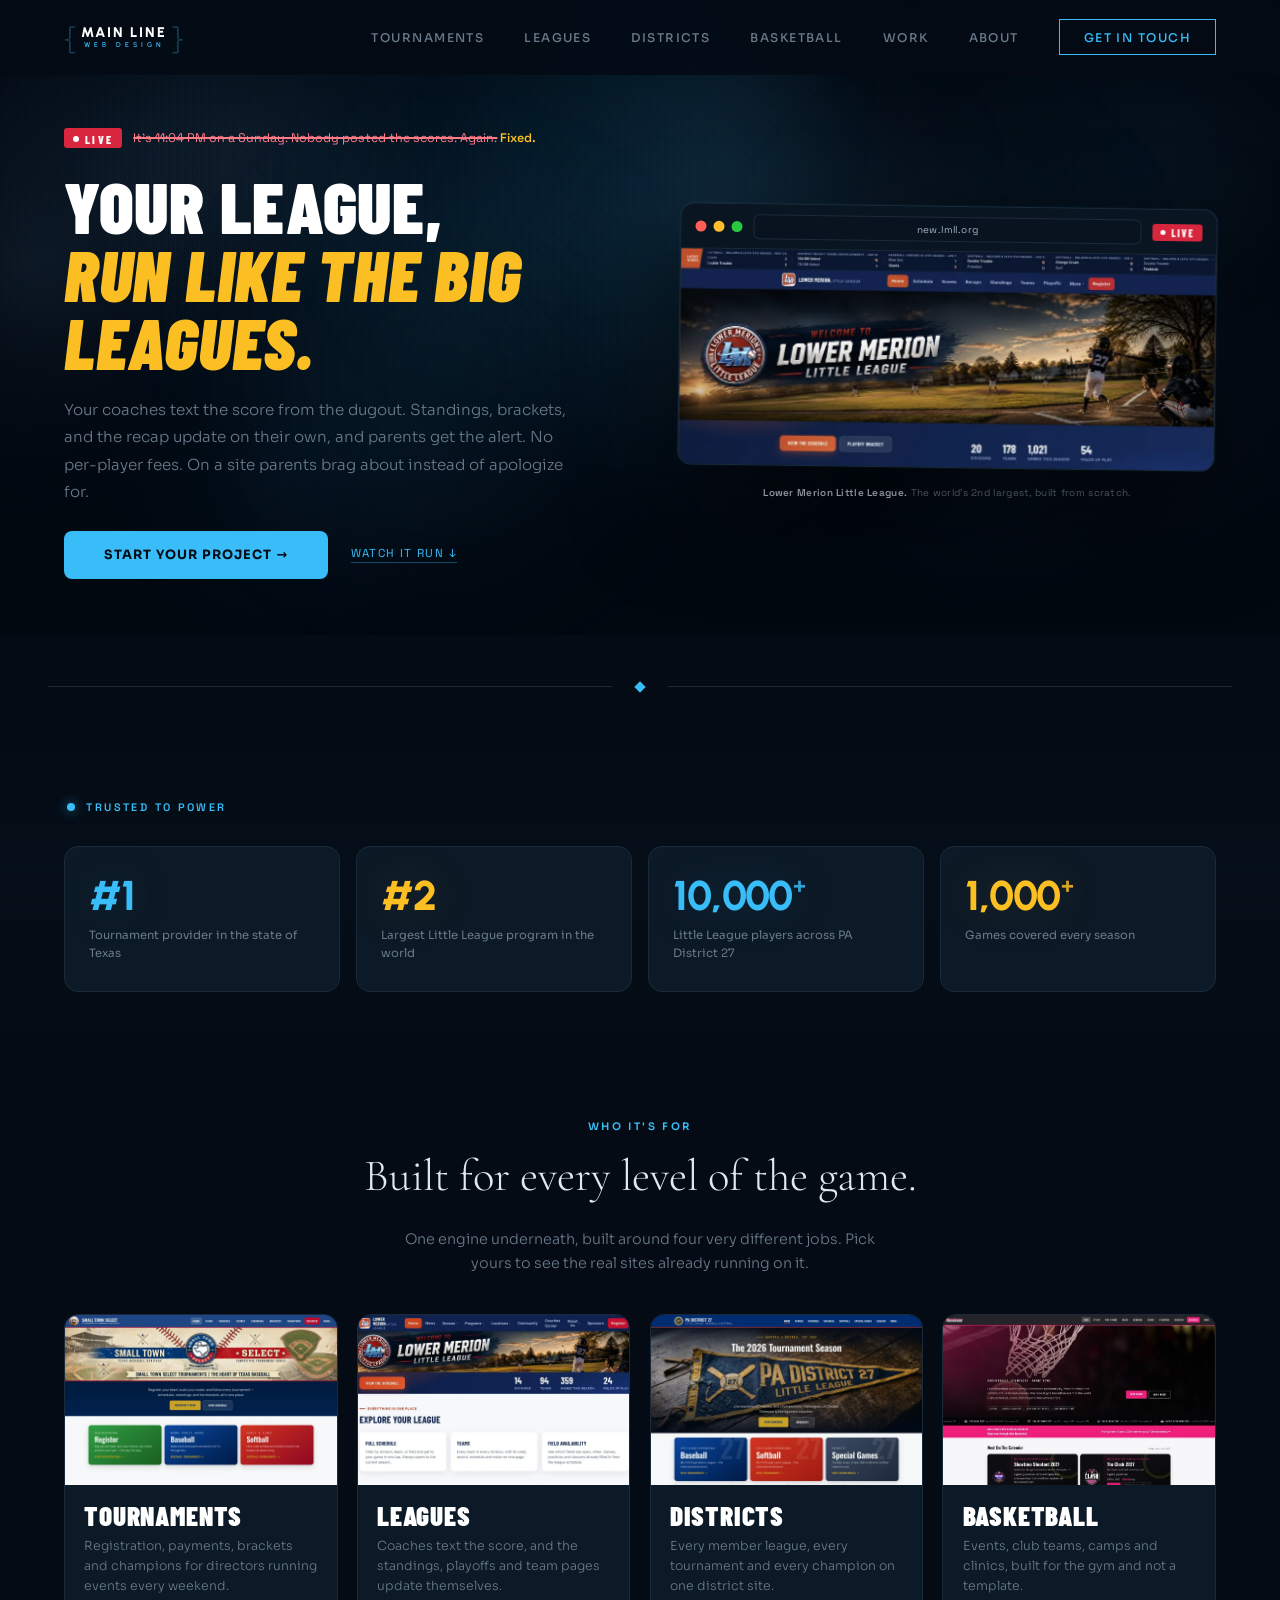
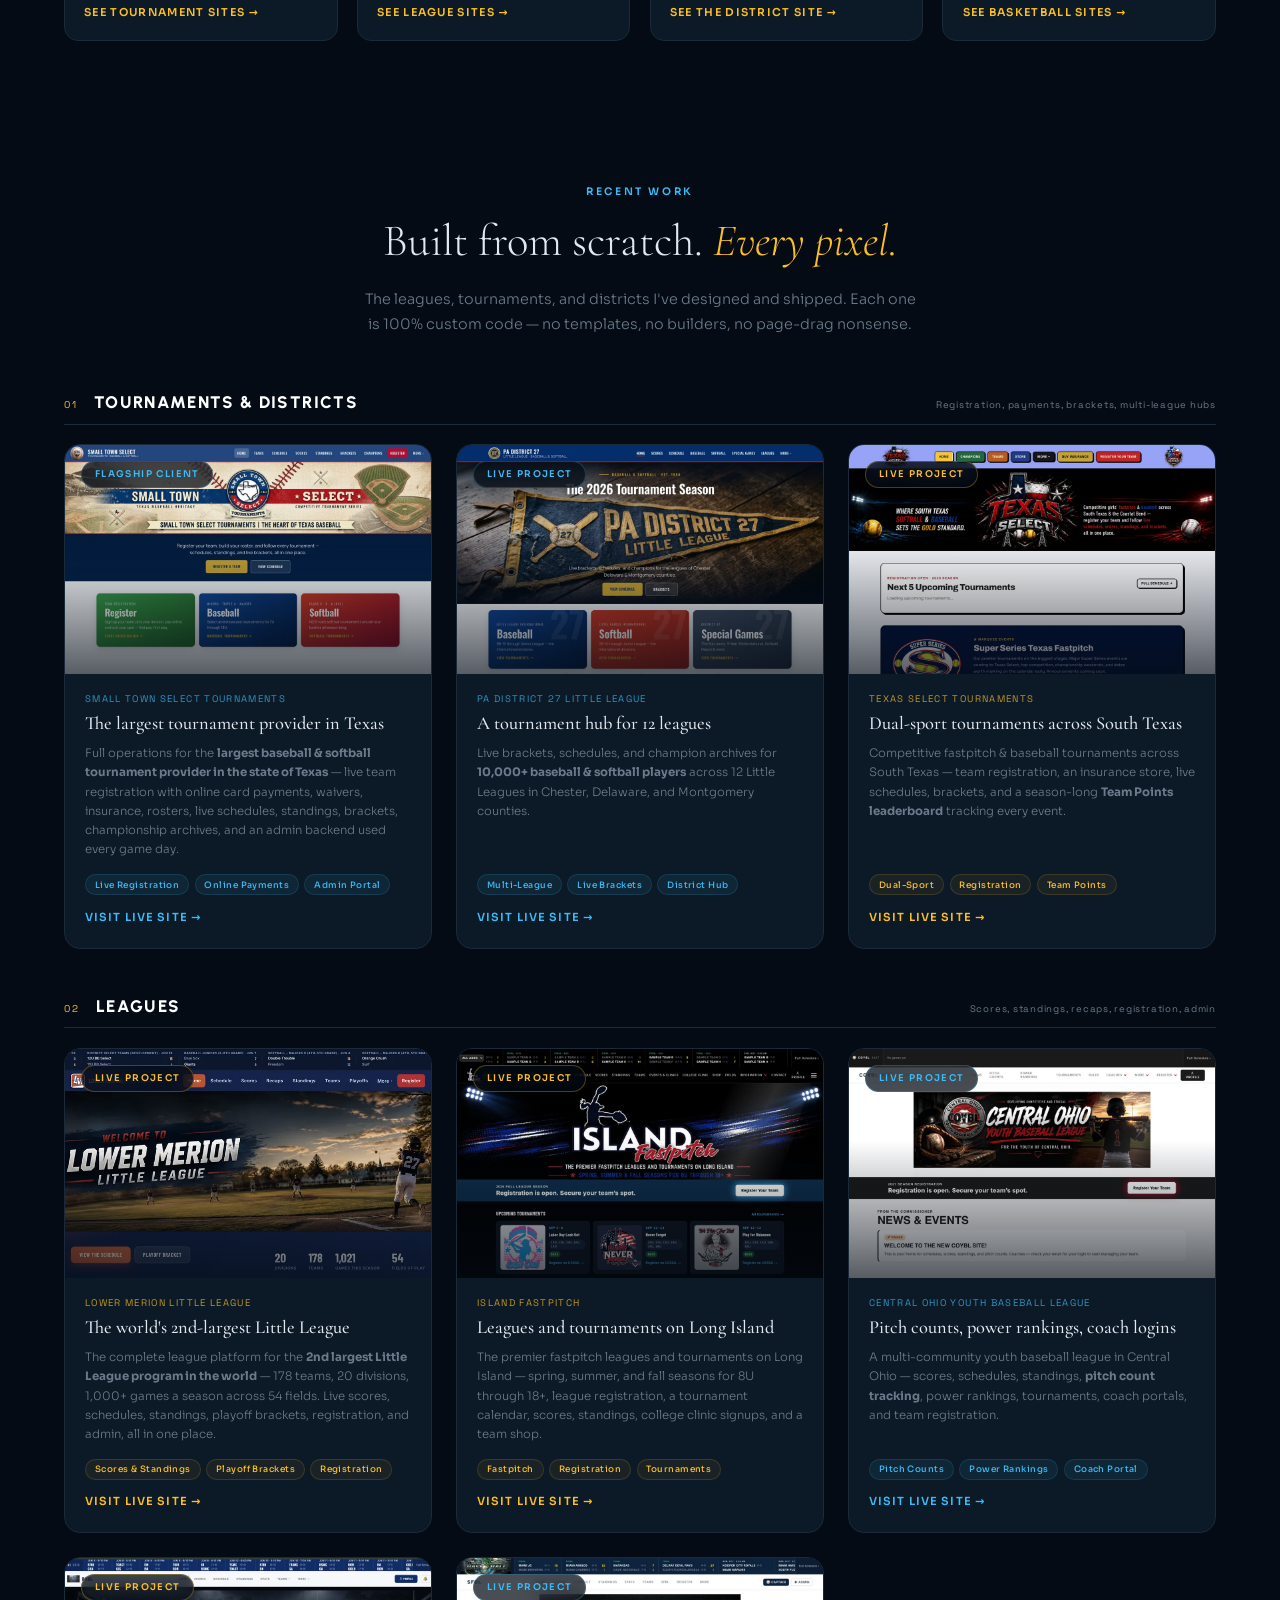
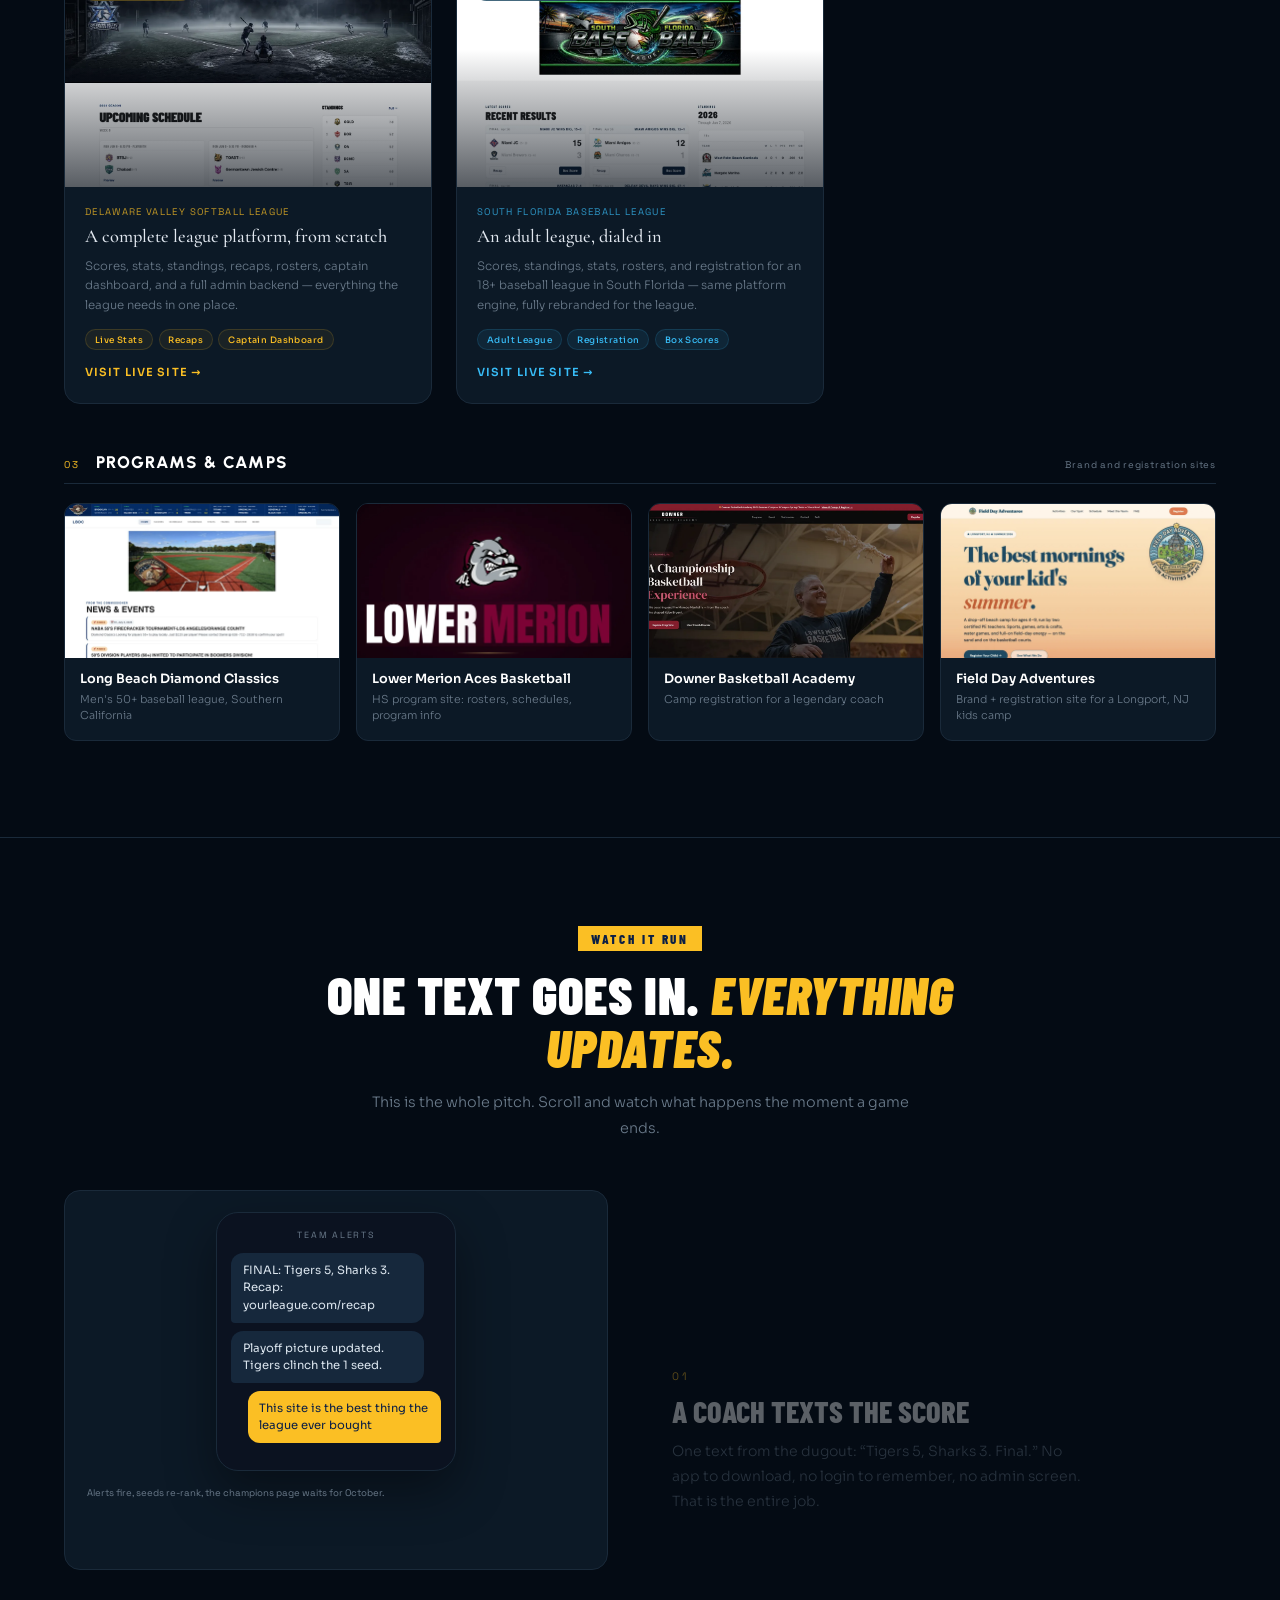
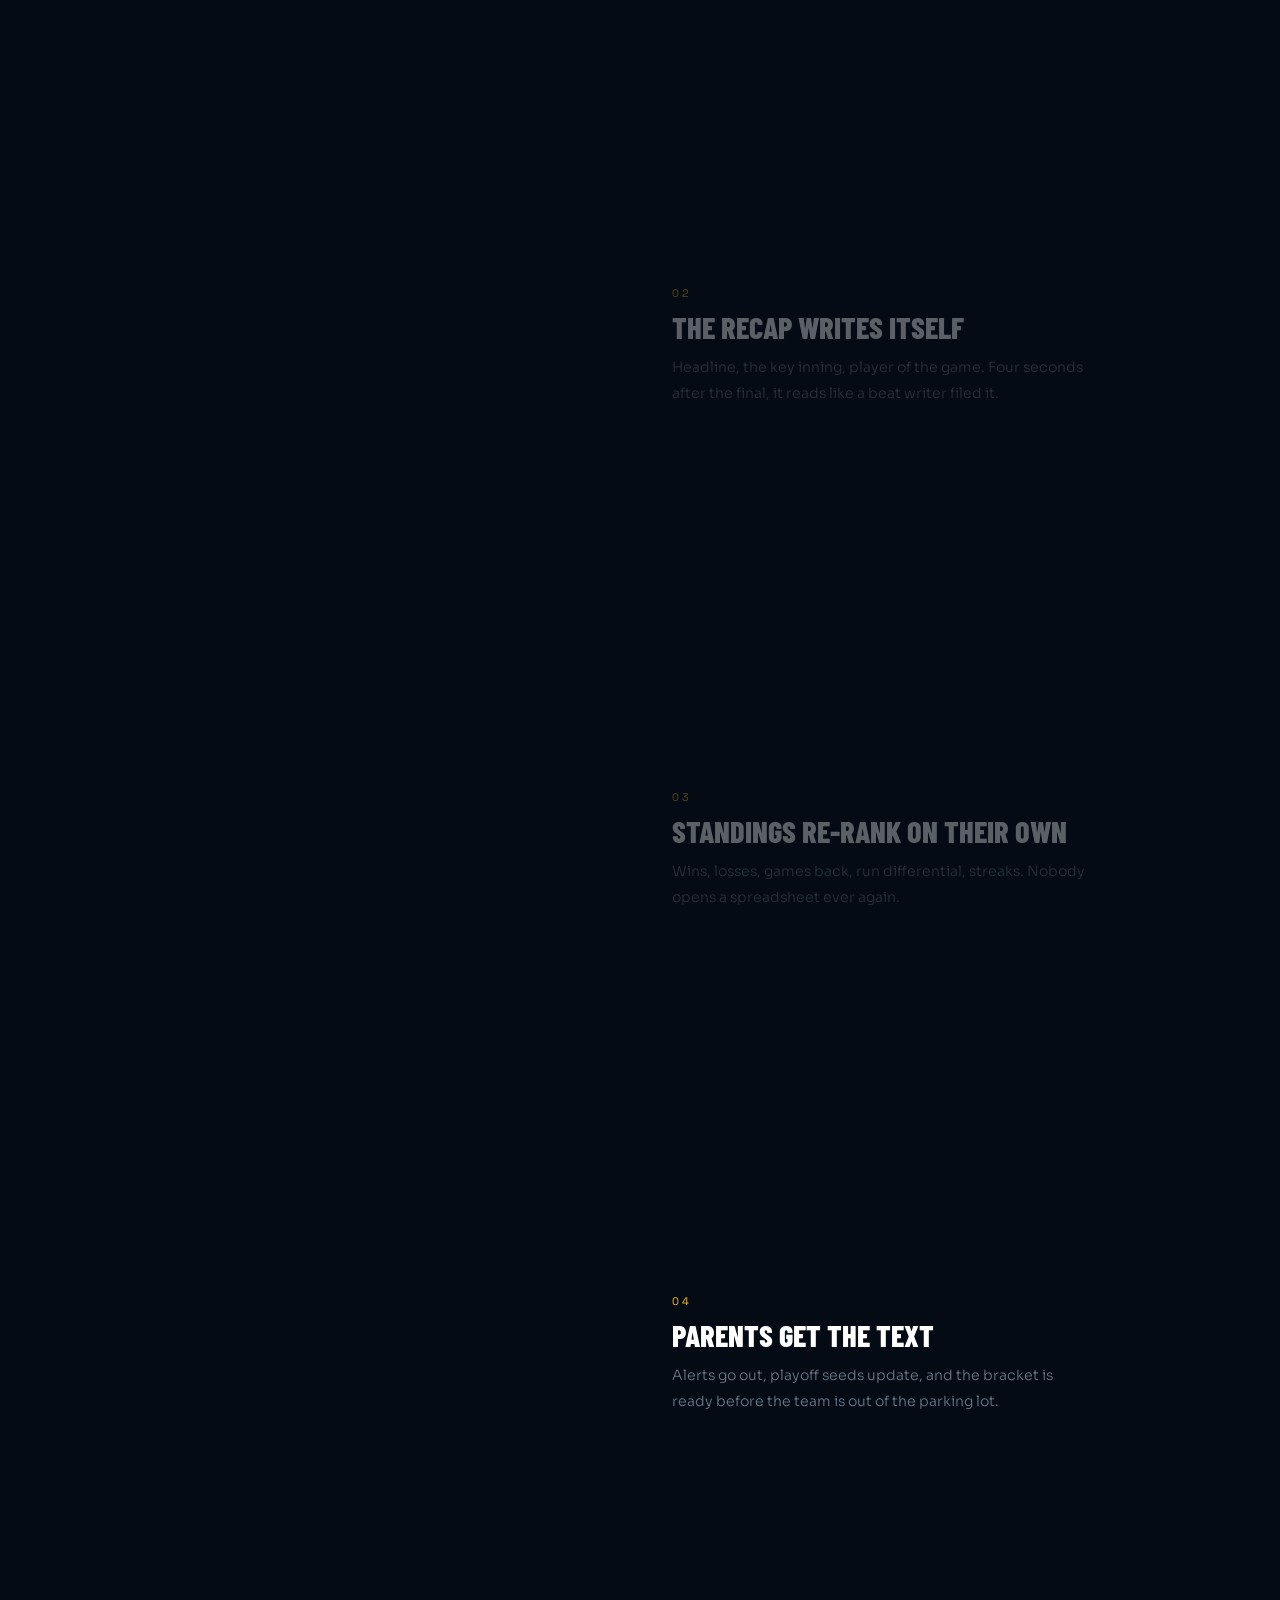
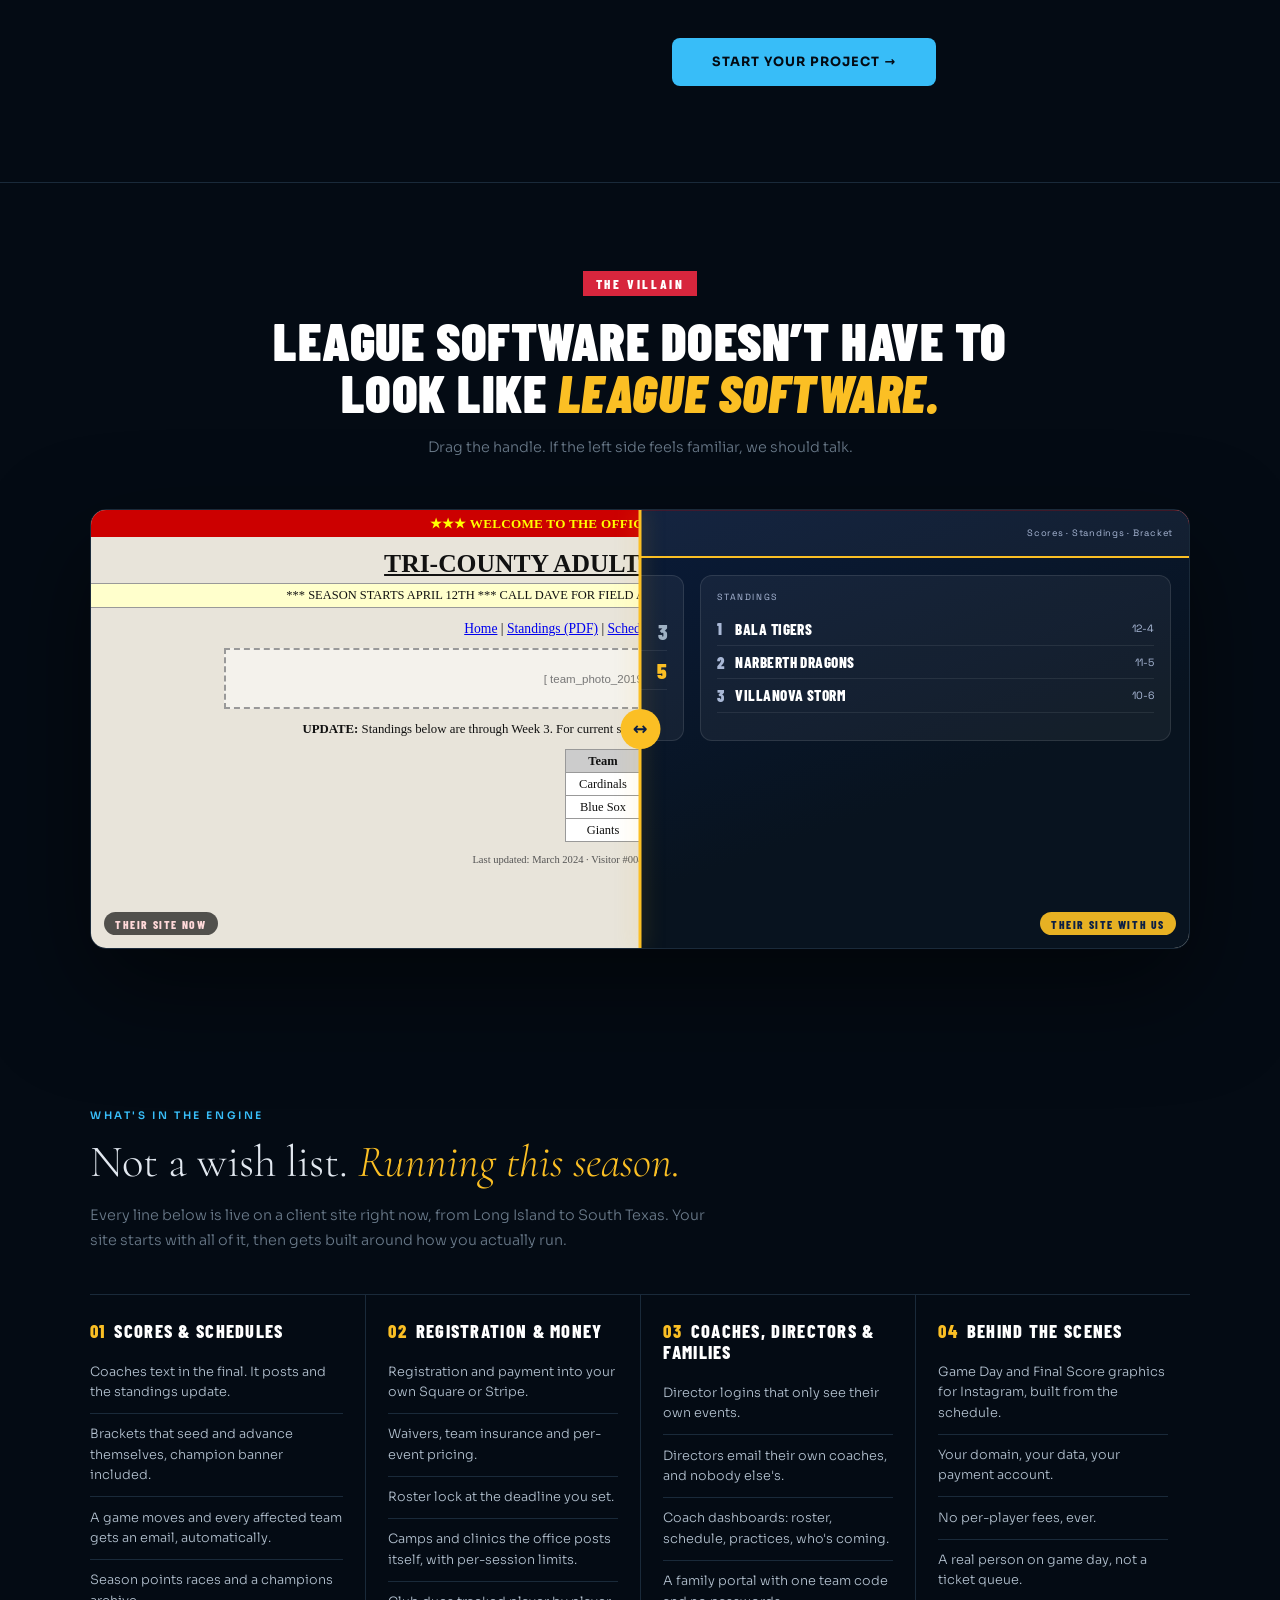
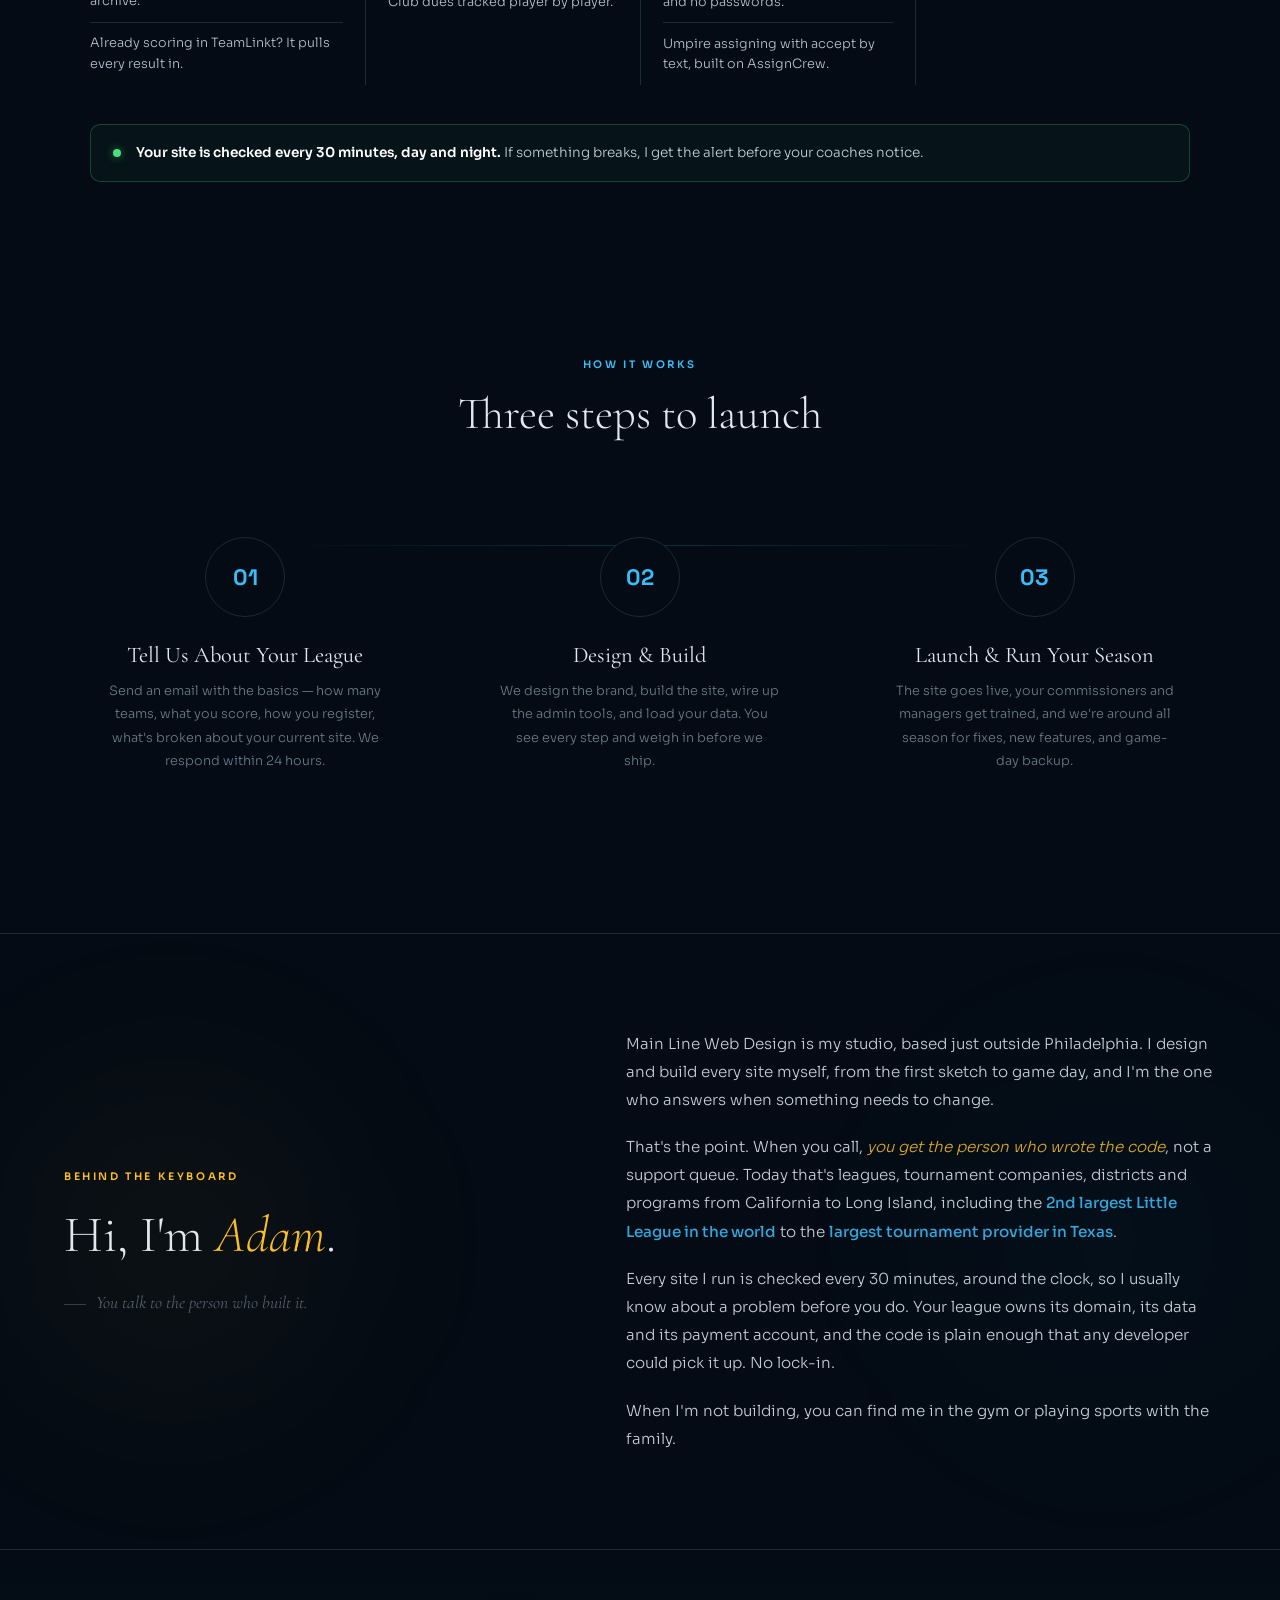
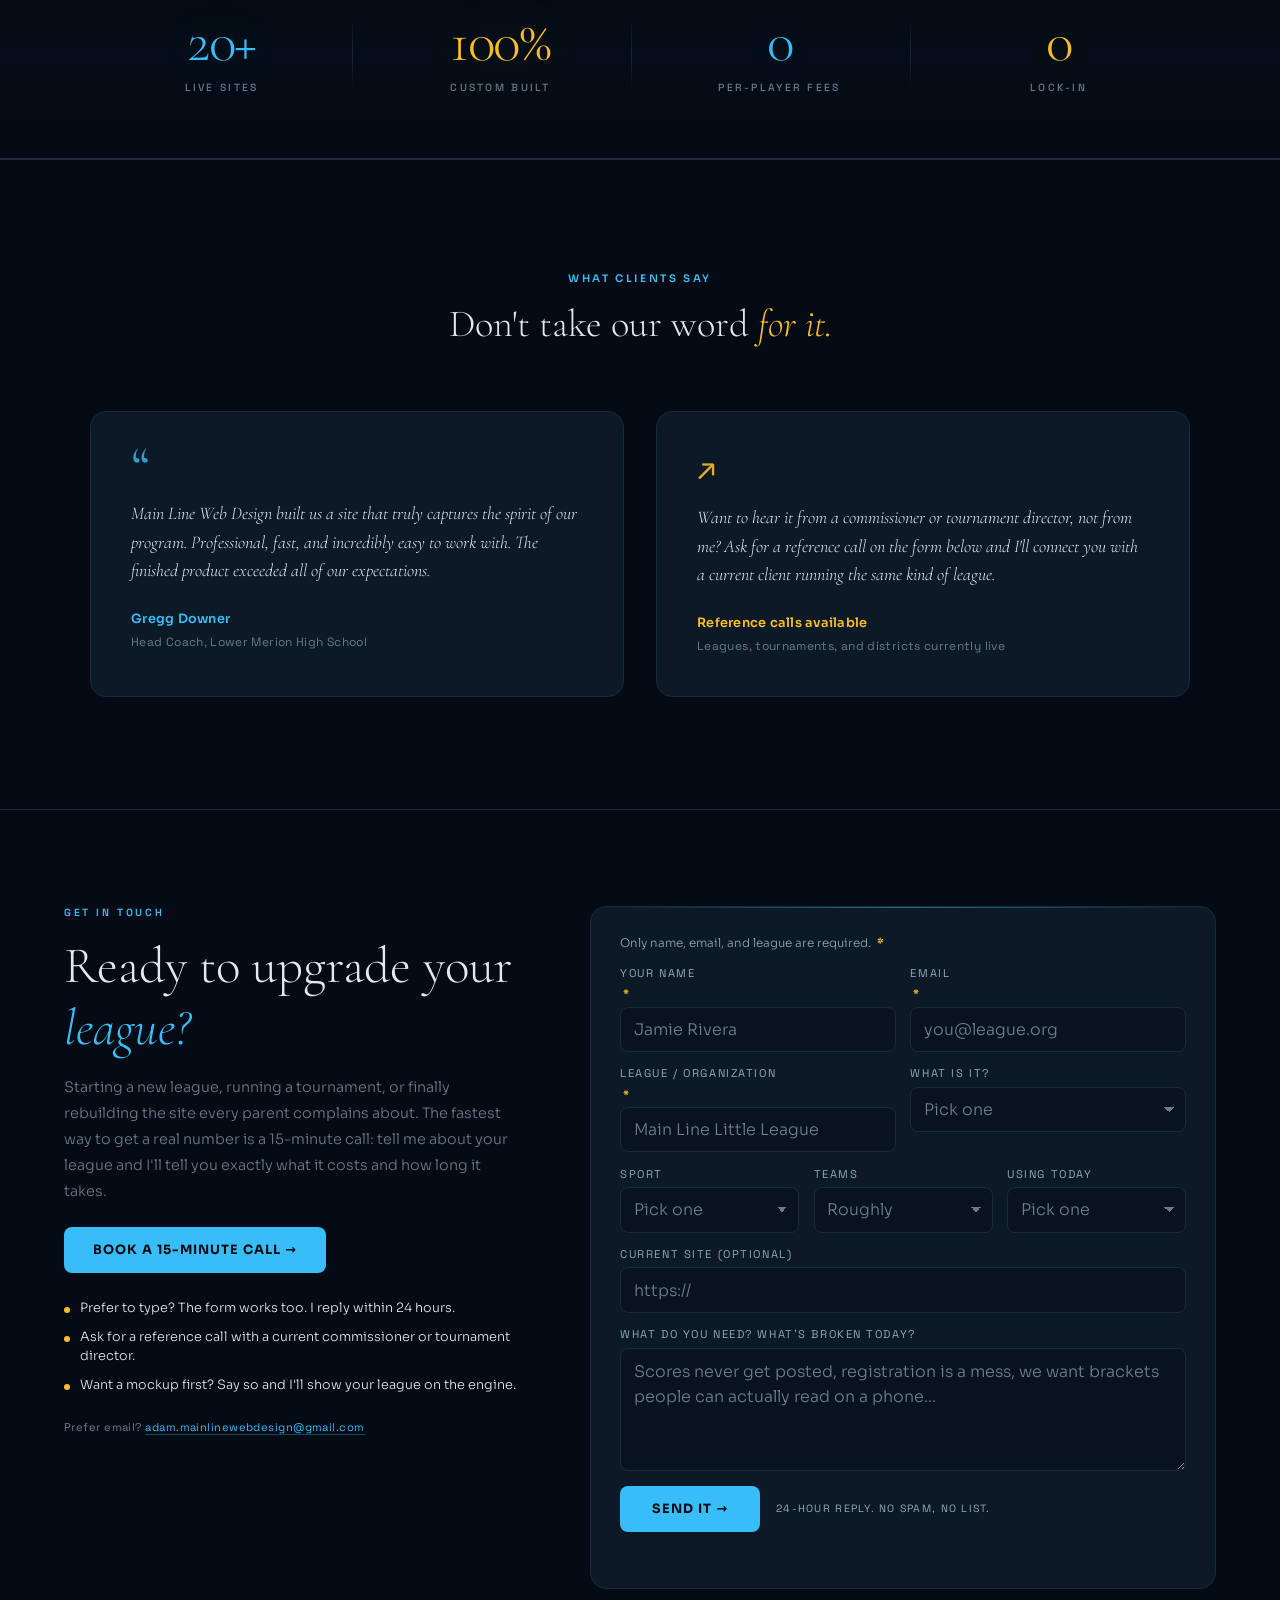
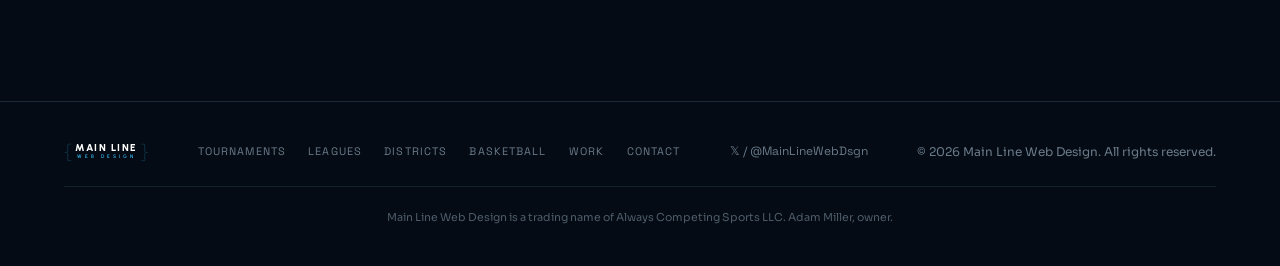
<file: index.html>
<!DOCTYPE html>
<html lang="en">
<head>
<meta charset="UTF-8">
<meta name="viewport" content="width=device-width, initial-scale=1.0">
<title>Main Line Web Design | Custom League & Tournament Websites</title>
<meta name="description" content="Main Line Web Design builds custom websites and platforms for sports leagues, tournaments, and programs — schedules, standings, brackets, registration, and admin tools, all custom-coded. Based outside Philadelphia.">
<meta name="keywords" content="league website, tournament website, sports league software, baseball league website, softball league website, little league website, league platform, bracket website, registration website, custom league site, Main Line Web Design">
<meta name="author" content="Main Line Web Design">
<meta name="robots" content="index, follow">
<link rel="canonical" href="https://mainline-webdesign.com/">

<!-- Favicon -->
<link rel="icon" type="image/svg+xml" href="favicon.svg">
<link rel="apple-touch-icon" href="favicon.svg">
<meta name="theme-color" content="#040b14">
<noscript><style>.reveal{opacity:1!important;transform:none!important}.intro-overlay{display:none!important}</style></noscript>
<link rel="preconnect" href="https://fonts.googleapis.com">
<link rel="preconnect" href="https://fonts.gstatic.com" crossorigin>

<!-- Open Graph / Facebook -->
<meta property="og:type" content="website">
<meta property="og:url" content="https://mainline-webdesign.com/">
<meta property="og:title" content="Main Line Web Design | Custom League & Tournament Websites">
<meta property="og:description" content="Custom websites and platforms for sports leagues, tournaments, and programs &mdash; schedules, standings, brackets, registration, and admin tools, all custom-coded.">
<meta property="og:site_name" content="Main Line Web Design">
<meta property="og:image" content="https://mainline-webdesign.com/og-card.png">
<meta property="og:image:width" content="1200">
<meta property="og:image:height" content="630">
<meta property="og:image:alt" content="Main Line Web Design — custom league and tournament websites">

<!-- Twitter -->
<meta name="twitter:card" content="summary_large_image">
<meta name="twitter:title" content="Main Line Web Design | Custom League & Tournament Websites">
<meta name="twitter:description" content="Custom websites and platforms for sports leagues, tournaments, and programs &mdash; schedules, standings, brackets, registration, and admin tools, all custom-coded.">
<meta name="twitter:image" content="https://mainline-webdesign.com/og-card.png">

<!-- Structured Data for Google -->
<script type="application/ld+json">
{
  "@context": "https://schema.org",
  "@type": "ProfessionalService",
  "name": "Main Line Web Design",
  "description": "Custom websites and platforms for sports leagues, tournaments, and programs. Schedules, standings, brackets, registration, and admin tools — all custom-coded.",
  "url": "https://mainline-webdesign.com",
  "email": "adam.mainlinewebdesign@gmail.com",
  "priceRange": "$$",
  "serviceType": ["League Website Design", "Tournament Website Design", "Sports Registration Software", "Custom Web Development", "Brand Identity"],
  "areaServed": "United States",
  "sameAs": ["https://x.com/MainLineWebDsgn"]
}
</script>
<script type="application/ld+json">
{
  "@context": "https://schema.org",
  "@type": "FAQPage",
  "mainEntity": [
    {"@type": "Question", "name": "Can our league run the website ourselves?", "acceptedAnswer": {"@type": "Answer", "text": "Yes. Score entry, schedule changes, postponements, and news are built for volunteers on a phone. The interactive demo at mainline-webdesign.com/demo.html shows the real admin workflow."}},
    {"@type": "Question", "name": "We use SportsConnect or LeagueLineup. What moves to the new site?", "acceptedAnswer": {"@type": "Answer", "text": "Scores, schedules, standings, brackets, team pages, and communication move to your new site. Little Leagues that must keep SportsConnect for registration can keep it and link the two, as PA District 27 does."}},
    {"@type": "Question", "name": "What happens if the developer is unavailable?", "acceptedAnswer": {"@type": "Answer", "text": "Your league owns the domain, the hosting account, and the data. The site is plain HTML and JavaScript on Firebase, not a proprietary platform, so any developer can pick it up. No lock-in."}},
    {"@type": "Question", "name": "Who handles registration money?", "acceptedAnswer": {"@type": "Answer", "text": "The league does. Registration runs through the league's own Stripe or Square account and lands in the league's bank. There are no per-player fees and no percentage taken."}},
    {"@type": "Question", "name": "How long does a league website take to build?", "acceptedAnswer": {"@type": "Answer", "text": "Two to eight weeks depending on scope, working backward from registration open or opening day. Most leagues start 8 to 10 weeks before the season."}},
    {"@type": "Question", "name": "Do parents need an app?", "acceptedAnswer": {"@type": "Answer", "text": "No. Everything is mobile web, so a texted link just works. Optional text alerts for finals, postponements, and bracket updates go out from the admin."}}
  ]
}
</script>
<style>
@import url('https://fonts.googleapis.com/css2?family=Barlow+Condensed:ital,wght@0,700;0,800;0,900;1,800;1,900&family=Urbanist:wght@200;300;400;500;600;700;800;900&family=Space+Grotesk:wght@300;400;500;600;700&family=Sora:wght@300;400;500;600;700;800&family=Cormorant+Garamond:ital,wght@0,300;0,400;0,600;0,700;1,300;1,400&display=swap');
*,*::before,*::after{margin:0;padding:0;box-sizing:border-box}
:root{--bg:#040b14;--fg:#e2e8f0;--accent:#38bdf8;--accent2:#fbbf24;--accent3:#f472b6;--muted:#6a7a8a;--card:#0c1926;--border:#1a2a3a;--serif:'Cormorant Garamond',Georgia,serif;--sans:'Sora',system-ui,sans-serif;--heading:'Urbanist',sans-serif;--mono:'Space Grotesk',monospace}
html{scroll-behavior:smooth}
body{background:var(--bg);color:var(--fg);font-family:var(--sans);-webkit-font-smoothing:antialiased;overflow-x:hidden}
a{color:inherit;text-decoration:none}

/* INTRO */
.intro-overlay{position:fixed;inset:0;z-index:10000;background:var(--bg);display:flex;align-items:center;justify-content:center;animation:introOut .8s ease 3.8s forwards;pointer-events:none}
#introParticles{position:absolute;inset:0;width:100%;height:100%;z-index:0}
@keyframes introOut{to{opacity:0;visibility:hidden}}
.intro-word{font-family:var(--serif);font-weight:300;font-size:clamp(4rem,12vw,10rem);color:var(--fg);position:absolute;opacity:0;transform:translateY(25px)}
.intro-word .dot{color:var(--accent)}
#w0{animation:wI .5s ease .3s forwards,wO .4s ease 1.2s forwards}
#w1{animation:wI .5s ease 1.4s forwards,wO .4s ease 2.3s forwards}
#w2{animation:wI .5s ease 2.5s forwards,wO .4s ease 3.4s forwards}
@keyframes wI{to{opacity:1;transform:translateY(0)}}
@keyframes wO{to{opacity:0;transform:translateY(-15px)}}
.intro-pips{position:absolute;bottom:3rem;display:flex;gap:.6rem}
.ipip{width:8px;height:8px;border-radius:50%;background:var(--border)}
.ipip:nth-child(1){animation:pipA .3s ease .3s forwards}
.ipip:nth-child(2){animation:pipA .3s ease 1.4s forwards}
.ipip:nth-child(3){animation:pipA .3s ease 2.5s forwards}
@keyframes pipA{to{background:var(--accent);transform:scale(1.3)}}

/* NAV */
nav{position:fixed;top:0;left:0;right:0;z-index:100;padding:1.2rem 4rem;display:flex;justify-content:space-between;align-items:center;backdrop-filter:blur(20px);background:rgba(4,11,20,.85)}
.nav-logo{display:flex;align-items:center;gap:0}
.nav-logo .bracket{font-family:var(--mono);font-size:28px;font-weight:300;color:var(--accent);opacity:.3;line-height:1}
.nav-logo .bl{padding-right:5px}.nav-logo .br{padding-left:5px}
.nav-logo .nav-text{display:flex;flex-direction:column;align-items:center;line-height:1}
.nav-logo .n1{font-family:var(--heading);font-size:14px;font-weight:800;text-transform:uppercase;color:#fff;letter-spacing:2px}
.nav-logo .n2{font-family:var(--heading);font-size:7px;font-weight:600;text-transform:uppercase;color:var(--accent);letter-spacing:4px;margin-top:1px}
.nav-links{display:flex;gap:2.5rem;align-items:center}
.nav-links a{font-size:.75rem;letter-spacing:.12em;text-transform:uppercase;color:var(--muted);transition:color .3s;font-weight:500}
.nav-links a:hover{color:var(--fg)}
.nav-cta{color:var(--accent)!important;border:1px solid var(--accent);padding:.6rem 1.5rem;transition:all .3s!important}
.nav-cta:hover{background:var(--accent);color:var(--bg)!important}
.nav-toggle{display:none;flex-direction:column;justify-content:center;gap:5px;width:44px;height:44px;padding:0;background:none;border:none;cursor:pointer;position:relative;z-index:2}
.nav-toggle span{display:block;width:24px;height:2px;background:var(--fg);border-radius:2px;transition:transform .3s,opacity .3s;margin:0 auto}
nav.open .nav-toggle span:nth-child(1){transform:translateY(7px) rotate(45deg)}
nav.open .nav-toggle span:nth-child(2){opacity:0}
nav.open .nav-toggle span:nth-child(3){transform:translateY(-7px) rotate(-45deg)}

/* HERO */
.hero{min-height:100vh;display:flex;flex-direction:column;align-items:center;justify-content:center;text-align:center;padding:8rem 2rem 6rem;position:relative;overflow:hidden;background:#020810}
#fogCanvas{position:absolute;inset:0;width:100%;height:100%;z-index:1;opacity:0;animation:fogIn 3s ease .5s forwards}
@keyframes fogIn{to{opacity:1}}
.spotlight{position:absolute;pointer-events:none;border-radius:50%;filter:blur(80px);z-index:2;opacity:0}
.spot-center{width:600px;height:400px;top:30%;left:50%;transform:translate(-50%,-50%) scale(.3);background:radial-gradient(ellipse,rgba(56,189,248,.18),rgba(56,189,248,.05) 40%,transparent 70%);animation:spotC 2.5s cubic-bezier(.16,1,.3,1) .3s forwards}
@keyframes spotC{to{opacity:1;transform:translate(-50%,-50%) scale(1)}}
.spot-left{width:500px;height:500px;top:20%;left:-15%;background:radial-gradient(circle,rgba(56,189,248,.1),transparent 60%);animation:spotL 3s cubic-bezier(.16,1,.3,1) .5s forwards}
@keyframes spotL{to{opacity:1;left:15%}}
.spot-right{width:400px;height:400px;top:15%;right:-15%;background:radial-gradient(circle,rgba(100,200,255,.08),transparent 60%);animation:spotR 3s cubic-bezier(.16,1,.3,1) .7s forwards}
@keyframes spotR{to{opacity:1;right:10%}}
.spot-top{width:300px;height:600px;top:-20%;left:50%;transform:translateX(-50%);background:linear-gradient(to bottom,rgba(56,189,248,.12),rgba(56,189,248,.03) 40%,transparent 70%);filter:blur(60px);animation:spotT 2s ease .2s forwards}
@keyframes spotT{to{opacity:1}}
.ambient-bloom{position:absolute;top:35%;left:50%;transform:translate(-50%,-50%);width:clamp(400px,65vw,900px);height:300px;background:radial-gradient(ellipse,rgba(56,189,248,.06),transparent 60%);filter:blur(60px);pointer-events:none;z-index:2;opacity:0;animation:bIn 2s ease 1.5s forwards,bP 6s ease-in-out 3.5s infinite}
@keyframes bIn{to{opacity:1}}
@keyframes bP{0%,100%{transform:translate(-50%,-50%) scale(1);opacity:.8}50%{transform:translate(-50%,-50%) scale(1.08);opacity:1}}

.hero-prompt{font-family:var(--mono);font-size:12px;color:var(--accent);position:relative;z-index:5;margin-bottom:1.5rem;opacity:0;animation:tR 1s ease .8s forwards}
.hero-prompt .path{opacity:.3}.hero-prompt .cmd{opacity:.7}
@keyframes tR{to{opacity:1;transform:translateY(0)}}

.hero-logo{position:relative;z-index:5;display:flex;align-items:center;gap:0;opacity:0;animation:titleRev 2s cubic-bezier(.16,1,.3,1) .6s forwards}
@keyframes titleRev{0%{opacity:0;transform:translateY(20px);filter:blur(8px) brightness(.3)}40%{filter:blur(2px) brightness(.7)}100%{opacity:1;transform:translateY(0);filter:blur(0) brightness(1)}}
.hero-logo .bracket{font-family:var(--mono);font-size:clamp(80px,12vw,140px);font-weight:300;color:var(--accent);opacity:.3;line-height:1;transition:opacity .6s,text-shadow .6s}
.hero-logo:hover .bracket{opacity:.6;text-shadow:0 0 30px rgba(56,189,248,.3)}
.hero-logo .bl{padding-right:clamp(8px,1.5vw,14px)}.hero-logo .br{padding-left:clamp(8px,1.5vw,14px)}
.hero-logo .text-block{display:flex;flex-direction:column;align-items:center;justify-content:center}
.hero-logo .line1{font-family:var(--heading);font-size:clamp(32px,6vw,58px);font-weight:800;text-transform:uppercase;color:#fff;letter-spacing:6px;line-height:1;filter:drop-shadow(0 0 40px rgba(56,189,248,.15))}
.hero-logo .line2{font-family:var(--heading);font-size:clamp(16px,3vw,26px);font-weight:600;text-transform:uppercase;letter-spacing:clamp(8px,1.5vw,14px);line-height:1;margin-top:8px;color:var(--accent);text-shadow:0 0 30px rgba(56,189,248,.25),0 0 60px rgba(56,189,248,.1)}
.hero-logo::after{content:'';position:absolute;top:-50%;left:-100%;width:60%;height:200%;background:linear-gradient(90deg,transparent,rgba(56,189,248,.08),rgba(255,255,255,.06),transparent);transform:skewX(-15deg);animation:lSweep 4s cubic-bezier(.16,1,.3,1) 1s forwards;pointer-events:none;z-index:6}
@keyframes lSweep{to{left:150%}}

.hero-below{position:relative;z-index:5;display:flex;flex-direction:column;align-items:center;margin-top:16px}
.glow-bar{width:0;height:2px;background:linear-gradient(90deg,var(--accent),#60a5fa);border-radius:1px;box-shadow:0 0 8px rgba(56,189,248,.4),0 0 20px rgba(56,189,248,.15);animation:barG .8s 1.2s forwards}
@keyframes barG{to{width:220px}}
.hero-status{display:flex;gap:6px;margin-top:14px;opacity:0;animation:fU .4s 1.6s forwards;align-items:center}
@keyframes fU{to{opacity:1}}
@keyframes greenPulse{0%,100%{opacity:1;box-shadow:0 0 8px rgba(74,222,128,.5)}50%{opacity:.3;box-shadow:0 0 4px rgba(74,222,128,.2)}}
.sdot{width:6px;height:6px;border-radius:50%}
.sdot.green{background:#4ade80;box-shadow:0 0 8px rgba(74,222,128,.5);animation:greenPulse 2s ease-in-out infinite}
.slabel{font-family:var(--mono);font-size:9px;color:#4ade80;letter-spacing:2px;margin-left:2px}
.slabel-sep{color:var(--muted);font-size:9px;margin:0 4px;opacity:.4}
.slabel-msg{font-family:var(--mono);font-size:9px;color:var(--muted);letter-spacing:1px}

.hero-headline{font-family:var(--serif);font-weight:400;font-size:clamp(1.8rem,3.5vw,2.8rem);line-height:1.3;letter-spacing:-.01em;position:relative;z-index:5;margin-top:2.5rem;color:transparent;background:linear-gradient(180deg,rgba(255,255,255,.9) 0%,rgba(180,210,240,.7) 50%,rgba(56,189,248,.4) 100%);-webkit-background-clip:text;background-clip:text;opacity:0;transform:translateY(15px);animation:tR 1.2s cubic-bezier(.16,1,.3,1) 1.2s forwards}
.hero-headline em{font-style:italic;color:transparent;background:linear-gradient(180deg,rgba(120,220,255,1),rgba(56,189,248,.9) 50%,rgba(20,100,180,.7));-webkit-background-clip:text;background-clip:text}

.hero-p{font-size:.95rem;color:var(--muted);max-width:460px;line-height:1.8;margin:1.5rem auto 0;font-weight:300;position:relative;z-index:5;opacity:0;transform:translateY(15px);animation:tR 1.2s ease 1.6s forwards}
.hero-actions{margin-top:2rem;display:flex;gap:1.2rem;justify-content:center;position:relative;z-index:5;flex-wrap:wrap;opacity:0;transform:translateY(15px);animation:tR 1.2s ease 2s forwards;align-items:center}

/* ORBIT BUTTON — JS-driven dot moving around border */
.btn-orbit-wrap{position:relative;display:inline-block;border-radius:10px}
.btn-orbit-wrap canvas{position:absolute;inset:-10px;pointer-events:none;z-index:0}
.btn-orbit{position:relative;z-index:1;padding:1rem 2.5rem;background:var(--accent);color:var(--bg);font-family:var(--sans);font-weight:700;font-size:.8rem;letter-spacing:.08em;text-transform:uppercase;border:none;cursor:pointer;border-radius:8px;transition:transform .3s,box-shadow .3s}
.btn-orbit:hover{transform:translateY(-2px);box-shadow:0 8px 30px rgba(56,189,248,.3)}

.btn-accent{padding:.9rem 2.5rem;background:var(--accent);color:var(--bg);font-family:var(--sans);font-weight:600;font-size:.75rem;letter-spacing:.1em;text-transform:uppercase;border:none;cursor:pointer;transition:all .3s;border-radius:4px}
.btn-accent:hover{filter:brightness(1.15);transform:translateY(-2px);box-shadow:0 8px 30px rgba(56,189,248,.25)}
.btn-outline{padding:.9rem 2.5rem;background:transparent;color:var(--fg);font-family:var(--sans);font-weight:500;font-size:.75rem;letter-spacing:.1em;text-transform:uppercase;border:1px solid var(--border);cursor:pointer;transition:all .3s;border-radius:4px}
.btn-outline:hover{border-color:var(--fg)}

/* DIVIDER */
.divider{display:flex;align-items:center;justify-content:center;padding:3rem;gap:1.5rem}
.divider .line{flex:1;height:1px;background:var(--border)}
.divider .diamond{width:8px;height:8px;background:var(--accent);transform:rotate(45deg)}

/* PHILOSOPHY */
.intro-section{padding:4rem 4rem 8rem;display:grid;grid-template-columns:1fr 1fr;gap:6rem;align-items:center}
.intro-section .label{font-size:.65rem;letter-spacing:.25em;text-transform:uppercase;color:var(--accent);margin-bottom:1.5rem;font-weight:600}
.intro-section h2{font-family:var(--serif);font-size:2.8rem;font-weight:300;line-height:1.25}
.intro-section h2 em{font-style:italic;color:var(--accent)}
.intro-section p{font-size:.9rem;color:var(--muted);line-height:2;font-weight:300}

/* ENGINE: what is actually shipped, grouped */
.engine{padding:4rem 4rem 7rem}
.eng-head{max-width:1100px;margin:0 auto 2.6rem}
.eng-head .label{font-size:.65rem;letter-spacing:.25em;text-transform:uppercase;color:var(--accent);margin-bottom:1rem;font-weight:600}
.eng-head h2{font-family:var(--serif);font-size:2.8rem;font-weight:300;line-height:1.1}
.eng-head h2 em{font-style:italic;color:var(--accent2)}
.eng-sub{color:var(--muted);font-size:.9rem;max-width:620px;margin-top:1rem;line-height:1.7;font-weight:300}
.eng-grid{display:grid;grid-template-columns:repeat(4,1fr);max-width:1100px;margin:0 auto;border-top:1px solid var(--border)}
.eng-col{padding:1.6rem 1.4rem 0 0;min-width:0}
.eng-col+.eng-col{border-left:1px solid var(--border);padding-left:1.4rem}
.eng-col h3{font-family:'Barlow Condensed',sans-serif;font-weight:800;font-size:1.15rem;letter-spacing:.07em;text-transform:uppercase;color:#fff;margin-bottom:.6rem;line-height:1.15}
.eng-col h3 span{color:var(--accent2);margin-right:.55rem}
.eng-col ul{list-style:none}
.eng-col li{font-size:.8rem;line-height:1.6;color:#b4c2d0;padding:.65rem 0;border-bottom:1px solid var(--border);font-weight:300}
.eng-col li:last-child{border-bottom:none}
.eng-watch{max-width:1100px;margin:2.4rem auto 0;display:flex;gap:.9rem;align-items:center;padding:1.1rem 1.4rem;border:1px solid rgba(74,222,128,.25);background:rgba(74,222,128,.04);border-radius:10px}
.eng-watch .sdot{flex:none;width:8px;height:8px}
.eng-watch p{font-size:.85rem;color:#c3cfdb;line-height:1.6;font-weight:300}
.eng-watch b{color:#fff;font-weight:600}

/* DOORS: one page per kind of buyer */
.door-grid{display:grid;grid-template-columns:repeat(4,1fr);gap:1.2rem;max-width:1200px;margin:2.4rem auto 0;padding:0 0 3rem}
.door{display:flex;flex-direction:column;background:var(--card);border:1px solid var(--border);border-radius:14px;overflow:hidden;color:inherit;text-decoration:none;transition:border-color .4s,transform .4s cubic-bezier(.16,1,.3,1),box-shadow .4s}
.door:hover{border-color:rgba(251,191,36,.45);transform:translateY(-4px);box-shadow:0 22px 50px rgba(0,0,0,.4)}
.door-img{display:block;aspect-ratio:16/10;overflow:hidden;background:var(--bg)}
.door-img img{width:100%;height:100%;object-fit:cover;object-position:top center;display:block;transition:transform .7s cubic-bezier(.16,1,.3,1)}
.door:hover .door-img img{transform:scale(1.05)}
.door-body{display:flex;flex-direction:column;gap:.5rem;padding:1.1rem 1.2rem 1.3rem;flex:1}
.door-body b{font-family:'Barlow Condensed',sans-serif;font-weight:900;font-size:1.7rem;letter-spacing:.03em;text-transform:uppercase;color:#fff;line-height:1}
.door-body span{font-size:.78rem;color:var(--muted);line-height:1.6;font-weight:300;flex:1}
.door-body i{font-style:normal;font-size:.68rem;letter-spacing:.12em;text-transform:uppercase;color:var(--accent2);font-weight:600}

/* HOW IT WORKS */
.hiw{padding:4rem 4rem 8rem}
.hiw-header{text-align:center;margin-bottom:4rem}
.hiw-header .label{font-size:.65rem;letter-spacing:.25em;text-transform:uppercase;color:var(--accent);margin-bottom:1rem;font-weight:600}
.hiw-header h2{font-family:var(--serif);font-size:2.8rem;font-weight:300}
.hiw-grid{display:grid;grid-template-columns:repeat(3,1fr);gap:2rem;position:relative}
.hiw-grid::before{content:'';position:absolute;top:40px;left:calc(16.66% + 1rem);right:calc(16.66% + 1rem);height:1px;background:linear-gradient(90deg,transparent,var(--accent),transparent);opacity:.2}
.hiw-step{text-align:center;padding:2rem;position:relative}
.hiw-num{width:80px;height:80px;border-radius:50%;border:1px solid var(--border);display:flex;align-items:center;justify-content:center;margin:0 auto 1.5rem;font-family:var(--mono);font-size:1.4rem;font-weight:700;color:var(--accent);background:var(--bg);position:relative;z-index:1;transition:all .4s}
.hiw-step:hover .hiw-num{border-color:var(--accent);box-shadow:0 0 30px rgba(56,189,248,.15)}
.hiw-step h3{font-family:var(--serif);font-size:1.4rem;font-weight:400;margin-bottom:.75rem}
.hiw-step p{font-size:.8rem;color:var(--muted);line-height:1.8;font-weight:300;max-width:280px;margin:0 auto}

/* FEATURED PROJECTS — 2x2 grid */
.featured{padding:4rem 4rem 6rem;position:relative}
.featured-header{text-align:center;margin-bottom:3.5rem}
.featured-header .label{font-size:.65rem;letter-spacing:.25em;text-transform:uppercase;color:var(--accent);margin-bottom:1rem;font-weight:600}
.featured-header h2{font-family:var(--serif);font-size:2.8rem;font-weight:300}
.featured-header h2 em{font-style:italic;color:var(--accent2)}
.featured-sub{color:var(--muted);font-size:.9rem;max-width:560px;margin:1.2rem auto 0;line-height:1.7;font-weight:300}
.featured-grid{display:grid;grid-template-columns:repeat(3,1fr);gap:1.5rem;perspective:1200px}
.featured-card{display:flex;flex-direction:column;background:var(--card);border:1px solid var(--border);border-radius:16px;overflow:hidden;transition:transform .5s cubic-bezier(.16,1,.3,1),border-color .5s,box-shadow .5s;transform-style:preserve-3d;will-change:transform}
.featured-card:hover{border-color:rgba(56,189,248,.35);box-shadow:0 30px 80px rgba(0,0,0,.4),0 0 0 1px rgba(56,189,248,.08)}
.featured-img{display:block;position:relative;overflow:hidden;aspect-ratio:16/10;background:var(--bg);color:inherit;text-decoration:none}
a.featured-img{cursor:pointer}
.featured-img img{width:100%;height:100%;object-fit:cover;object-position:top center;transition:transform .8s cubic-bezier(.16,1,.3,1),filter .6s;filter:saturate(.9)}
.featured-card:hover .featured-img img{transform:scale(1.06);filter:saturate(1.05)}
.featured-img-overlay{position:absolute;inset:0;background:linear-gradient(180deg,rgba(4,11,20,0) 40%,rgba(4,11,20,.65) 100%);pointer-events:none}
.featured-badge{position:absolute;top:1rem;left:1rem;padding:.4rem .8rem;background:rgba(4,11,20,.72);backdrop-filter:blur(12px);border:1px solid rgba(56,189,248,.25);border-radius:100px;font-size:.58rem;letter-spacing:.15em;text-transform:uppercase;color:var(--accent);font-weight:600;z-index:2}
.featured-badge.warm{border-color:rgba(251,191,36,.3);color:var(--accent2)}
.featured-body{padding:1.2rem 1.25rem 1.5rem;display:flex;flex-direction:column;flex:1}
.featured-body .client-name{font-family:var(--mono);font-size:.6rem;letter-spacing:.14em;text-transform:uppercase;color:var(--accent);margin-bottom:.45rem;opacity:.75}
.featured-card.warm-accent .featured-body .client-name{color:var(--accent2)}
.featured-body h3{font-family:var(--serif);font-size:1.15rem;font-weight:500;margin-bottom:.5rem;line-height:1.3}
.featured-body p{font-size:.73rem;color:var(--muted);line-height:1.65;font-weight:300;margin-bottom:.9rem;flex:1}
.featured-tags{display:flex;flex-wrap:wrap;gap:.35rem;margin-bottom:.9rem}
.featured-tags span{padding:.22rem .55rem;background:rgba(56,189,248,.08);border:1px solid rgba(56,189,248,.15);border-radius:100px;font-size:.55rem;color:var(--accent);letter-spacing:.05em;font-weight:500}
.featured-card.warm-accent .featured-tags span{background:rgba(251,191,36,.06);border-color:rgba(251,191,36,.15);color:var(--accent2)}
.featured-link{font-size:.7rem;letter-spacing:.1em;text-transform:uppercase;color:var(--accent);font-weight:600;display:inline-flex;align-items:center;gap:.5rem;transition:gap .3s,color .3s}
.featured-link:hover{gap:.8rem}
.featured-card.warm-accent .featured-link{color:var(--accent2)}

/* ABOUT / PERSONALITY */
.about{padding:6rem 4rem;position:relative;overflow:hidden;border-top:1px solid var(--border)}
.about-glow{position:absolute;top:50%;left:-10%;width:600px;height:600px;background:radial-gradient(circle,rgba(251,191,36,.05),transparent 60%);filter:blur(80px);transform:translateY(-50%);pointer-events:none;z-index:0}
.about-glow.r{left:auto;right:-10%;background:radial-gradient(circle,rgba(56,189,248,.04),transparent 60%)}
.about-inner{display:grid;grid-template-columns:.9fr 1.1fr;gap:5rem;align-items:center;max-width:1200px;margin:0 auto;position:relative;z-index:1}
.about .label{font-size:.65rem;letter-spacing:.25em;text-transform:uppercase;color:var(--accent2);margin-bottom:1.5rem;font-weight:600}
.about h2{font-family:var(--serif);font-size:clamp(2.2rem,4vw,3.2rem);font-weight:300;line-height:1.1;margin-bottom:1rem}
.about h2 em{font-style:italic;color:var(--accent2)}
.about h2 .wave{display:inline-block;transform-origin:70% 70%;animation:wave 3s ease-in-out infinite}
@keyframes wave{0%,55%,100%{transform:rotate(0)}10%,30%{transform:rotate(14deg)}20%,40%{transform:rotate(-8deg)}}
.about-sig{font-family:var(--serif);font-size:1.1rem;color:var(--muted);font-style:italic;margin-top:1.8rem;opacity:.75}
.about-sig::before{content:'';display:inline-block;width:22px;height:1px;background:currentColor;vertical-align:middle;margin-right:.6rem;opacity:.6}
.about-body p{font-size:.95rem;color:var(--fg);line-height:1.85;font-weight:300;margin-bottom:1.2rem;opacity:.88}
.about-body p strong{color:var(--accent);font-weight:500}
.about-body p:last-child{margin-bottom:0}
.about-body .highlight{color:var(--accent2);font-style:italic}

/* STATS STRIP */
.stats{padding:3.5rem 4rem;border-top:1px solid var(--border);border-bottom:1px solid var(--border);background:linear-gradient(180deg,transparent,rgba(56,189,248,.02),transparent);position:relative;overflow:hidden}
.stats-grid{display:grid;grid-template-columns:repeat(4,1fr);max-width:1100px;margin:0 auto;gap:1rem;position:relative}
.stat-item{text-align:center;padding:.5rem 1rem;position:relative}
.stat-item:not(:last-child)::after{content:'';position:absolute;top:15%;right:0;width:1px;height:70%;background:linear-gradient(180deg,transparent,var(--border),transparent)}
.stat-num{font-family:var(--serif);font-size:clamp(2.6rem,4.5vw,3.6rem);font-weight:300;color:var(--accent);line-height:1;margin-bottom:.6rem;display:inline-block;letter-spacing:-.02em;filter:drop-shadow(0 0 30px rgba(56,189,248,.12))}
.stat-item:nth-child(2) .stat-num,.stat-item:nth-child(4) .stat-num{color:var(--accent2);filter:drop-shadow(0 0 30px rgba(251,191,36,.12))}
.stat-label{font-size:.65rem;letter-spacing:.22em;text-transform:uppercase;color:var(--muted);font-weight:500;font-family:var(--mono)}

/* SCROLLING SCREENSHOTS */
.portfolio{padding:4rem 4rem 2rem}
.port-header{text-align:center;margin-bottom:2rem}
.port-header .label{font-size:.65rem;letter-spacing:.25em;text-transform:uppercase;color:var(--accent);margin-bottom:1rem;font-weight:600}
.port-header h2{font-family:var(--serif);font-size:2.8rem;font-weight:300}
.port-sub{color:var(--muted);font-size:.9rem;max-width:500px;margin:1.5rem auto 0;line-height:1.7;font-weight:300}
.scroll-showcase{overflow:hidden;padding:2rem 0 4rem;position:relative}
.scroll-showcase::before,.scroll-showcase::after{content:'';position:absolute;top:0;bottom:0;width:120px;z-index:2;pointer-events:none}
.scroll-showcase::before{left:0;background:linear-gradient(to right,var(--bg),transparent)}
.scroll-showcase::after{right:0;background:linear-gradient(to left,var(--bg),transparent)}
.scroll-track{display:flex;width:max-content;gap:1.5rem;animation:scrollCards 45s linear infinite}
.scroll-track:hover{animation-play-state:paused}
@keyframes scrollCards{to{transform:translateX(-50%)}}
.scroll-card{flex-shrink:0;width:380px;border-radius:12px;overflow:hidden;position:relative;border:1px solid var(--border);transition:all .4s;cursor:pointer;background:var(--card)}
.scroll-card:hover{border-color:rgba(56,189,248,.3);transform:translateY(-6px);box-shadow:0 20px 60px rgba(0,0,0,.4)}
.scroll-card img{width:100%;height:240px;object-fit:cover;object-position:top center;display:block;transition:transform .5s}
.scroll-card:hover img{transform:scale(1.05)}
.scroll-card-label{padding:1rem 1.2rem;font-family:var(--heading);font-size:.75rem;font-weight:600;letter-spacing:.1em;text-transform:uppercase;color:var(--accent)}

/* TESTIMONIALS */
.quote-section{padding:7rem 4rem;border-top:1px solid var(--border);border-bottom:1px solid var(--border);position:relative;overflow:hidden}
.quote-header{text-align:center;margin-bottom:4rem}
.quote-header .label{font-size:.65rem;letter-spacing:.25em;text-transform:uppercase;color:var(--accent);margin-bottom:1rem;font-weight:600}
.quote-header h2{font-family:var(--serif);font-size:2.4rem;font-weight:300}
.quote-header h2 em{font-style:italic;color:var(--accent2)}
.quote-grid{display:grid;grid-template-columns:repeat(2,1fr);gap:2rem;max-width:1100px;margin:0 auto}
.quote-card{background:var(--card);border:1px solid var(--border);border-radius:16px;padding:2.5rem;transition:all .5s;position:relative;overflow:hidden}
.quote-card::before{content:'';position:absolute;top:-2px;left:0;right:0;height:2px;background:linear-gradient(90deg,transparent,var(--accent),transparent);opacity:0;transition:opacity .5s}
.quote-card.warm::before{background:linear-gradient(90deg,transparent,var(--accent2),transparent)}
.quote-card:hover{border-color:rgba(56,189,248,.3);transform:translateY(-4px);box-shadow:0 20px 60px rgba(0,0,0,.3)}
.quote-card.warm:hover{border-color:rgba(251,191,36,.3)}
.quote-card:hover::before{opacity:1}
.quote-icon{font-family:var(--serif);font-size:3.5rem;color:var(--accent);line-height:.5;margin-bottom:1.2rem;opacity:.8}
.quote-card.warm .quote-icon{color:var(--accent2)}
.quote-text{font-family:var(--serif);font-size:clamp(1.1rem,1.4vw,1.3rem);font-weight:300;font-style:italic;line-height:1.6;color:var(--fg);margin-bottom:1.5rem}
.quote-author{font-size:.75rem;color:var(--muted);line-height:1.6;font-family:var(--mono);letter-spacing:.03em}
.quote-author strong{color:var(--accent);font-weight:600;display:block;font-family:var(--sans);font-size:.8rem;text-transform:none;letter-spacing:.02em;margin-bottom:.2rem}
.quote-card.warm .quote-author strong{color:var(--accent2)}

/* CONTACT */
.contact{padding:8rem 4rem;text-align:center}
.contact h2{font-family:var(--serif);font-size:clamp(2rem,4vw,3.5rem);font-weight:300;margin-bottom:1rem}
.contact h2 em{font-style:italic;color:var(--accent)}
.contact>p{color:var(--muted);max-width:480px;margin:0 auto 2.5rem;font-size:.9rem;line-height:1.8;font-weight:300}

/* FOOTER */
footer{border-top:1px solid var(--border);padding:2.5rem 4rem;display:flex;flex-wrap:wrap;justify-content:space-between;align-items:center;font-size:.75rem;color:var(--muted)}
.footer-legal{flex-basis:100%;text-align:center;margin-top:1.6rem;padding-top:1.4rem;border-top:1px solid var(--border);font-size:.68rem;line-height:1.5;color:var(--muted);opacity:.72}
.footer-logo{display:flex;align-items:center;gap:0}
.footer-logo .bracket{font-family:var(--mono);font-size:18px;font-weight:300;color:var(--accent);opacity:.2;line-height:1}
.footer-logo .bl{padding-right:3px}.footer-logo .br{padding-left:3px}
.footer-logo .ft{display:flex;flex-direction:column;align-items:center;line-height:1}
.footer-logo .f1{font-family:var(--heading);font-size:10px;font-weight:800;text-transform:uppercase;color:#fff;letter-spacing:1.5px}
.footer-logo .f2{font-family:var(--heading);font-size:5px;font-weight:600;text-transform:uppercase;color:var(--accent);letter-spacing:3px;margin-top:1px}
.footer-links{display:flex;gap:1.4rem;flex-wrap:wrap;justify-content:center}
.footer-links a{font-family:var(--mono);font-size:.68rem;letter-spacing:.1em;text-transform:uppercase;color:var(--muted);transition:color .3s}
.footer-links a:hover{color:var(--accent)}
.footer-social{font-family:var(--mono);font-size:.75rem;color:var(--muted);transition:color .3s}
.footer-social:hover{color:var(--accent)}

.reveal{opacity:0;transform:translateY(25px);transition:all .7s cubic-bezier(.16,1,.3,1)}
.reveal.v{opacity:1;transform:translateY(0)}

/* PROOF STRIP — sits below hero, above intro */
.proof-strip{padding:3.5rem 4rem 4rem;position:relative;background:linear-gradient(180deg,transparent,rgba(56,189,248,.02) 40%,transparent)}
.proof-inner{max-width:1200px;margin:0 auto}
.proof-eyebrow{display:inline-flex;align-items:center;gap:.7rem;font-family:var(--mono);font-size:.68rem;font-weight:600;letter-spacing:.22em;text-transform:uppercase;color:var(--accent);margin-bottom:2rem;padding-left:.2rem}
.proof-eyebrow .pdot{width:8px;height:8px;border-radius:50%;background:var(--accent);box-shadow:0 0 12px rgba(56,189,248,.6);animation:pdotPulse 2.4s ease-in-out infinite}
@keyframes pdotPulse{0%,100%{opacity:1;box-shadow:0 0 12px rgba(56,189,248,.6)}50%{opacity:.55;box-shadow:0 0 4px rgba(56,189,248,.2)}}
.proof-grid{display:grid;grid-template-columns:repeat(4,1fr);gap:1rem}
.proof-tile{background:var(--card);border:1px solid var(--border);border-radius:14px;padding:1.75rem 1.5rem;position:relative;overflow:hidden;transition:transform .5s cubic-bezier(.16,1,.3,1),border-color .5s,box-shadow .5s}
.proof-tile::before{content:'';position:absolute;top:0;left:0;right:0;height:1px;background:linear-gradient(90deg,transparent,rgba(56,189,248,.4),transparent);opacity:0;transition:opacity .5s}
.proof-tile:hover{border-color:rgba(56,189,248,.28);transform:translateY(-3px);box-shadow:0 20px 50px rgba(0,0,0,.35)}
.proof-tile:hover::before{opacity:1}
.proof-tile:nth-child(2n){}
.proof-tile:nth-child(2n) .proof-headline{color:var(--accent2)}
.proof-tile:nth-child(2n):hover{border-color:rgba(251,191,36,.28)}
.proof-tile:nth-child(2n)::before{background:linear-gradient(90deg,transparent,rgba(251,191,36,.4),transparent)}
.proof-headline{font-family:var(--heading);font-size:2.6rem;font-weight:800;color:var(--accent);letter-spacing:-.02em;line-height:1;margin-bottom:.65rem;filter:drop-shadow(0 0 24px rgba(56,189,248,.12))}
.proof-tile:nth-child(2n) .proof-headline{filter:drop-shadow(0 0 24px rgba(251,191,36,.12))}
.proof-headline .ps{font-size:1.4rem;font-weight:700;vertical-align:top;margin-left:.05em;opacity:.85}
.proof-sub{font-family:var(--sans);font-size:.72rem;color:var(--muted);line-height:1.55;font-weight:400}

/* DEMO TEASER — below the proof strip */
.demo-teaser{padding:3rem 4rem 5rem;position:relative;overflow:hidden}
.demo-teaser::before{content:'';position:absolute;right:-10%;top:10%;width:560px;height:560px;background:radial-gradient(circle,rgba(56,189,248,.07),transparent 60%);filter:blur(60px);pointer-events:none}
.dt-inner{max-width:1200px;margin:0 auto;display:grid;grid-template-columns:.9fr 1.1fr;gap:4rem;align-items:center}
.dt-copy .label{font-family:var(--mono);font-size:.65rem;letter-spacing:.25em;text-transform:uppercase;color:var(--accent);margin-bottom:1.2rem;font-weight:600}
.dt-copy h2{font-family:var(--serif);font-size:clamp(2rem,3.6vw,3rem);font-weight:300;line-height:1.15;margin-bottom:1.1rem}
.dt-copy h2 em{font-style:italic;color:var(--accent)}
.dt-copy p{font-size:.9rem;color:var(--muted);line-height:1.9;font-weight:300;margin-bottom:1.8rem;max-width:460px}
.dt-card{display:block;background:#eef2f7;border-radius:14px;overflow:hidden;border:1px solid rgba(56,189,248,.15);box-shadow:0 40px 100px rgba(0,0,0,.5);transform:rotate(1.2deg) translateY(6px);transition:transform .6s cubic-bezier(.16,1,.3,1),box-shadow .6s;position:relative;color:#0f172a;font-family:var(--sans)}
.dt-card:hover{transform:rotate(0) translateY(-4px);box-shadow:0 50px 120px rgba(0,0,0,.6),0 0 0 1px rgba(56,189,248,.25)}
.dt-chrome{display:flex;align-items:center;gap:.35rem;padding:.55rem .8rem;background:#0a1522;border-bottom:1px solid var(--border)}
.dt-chrome i{width:8px;height:8px;border-radius:50%;background:#1f2f40}.dt-chrome i:nth-child(1){background:#ff5f57}.dt-chrome i:nth-child(2){background:#febc2e}.dt-chrome i:nth-child(3){background:#28c840}
.dt-chrome span{flex:1;margin-left:.5rem;background:#0e1c2c;border:1px solid var(--border);border-radius:5px;padding:.28rem .6rem;font-family:var(--mono);font-size:.6rem;color:var(--muted)}
.dt-chrome em{font-style:normal;font-family:var(--mono);font-size:.52rem;letter-spacing:.18em;color:var(--accent);border:1px solid rgba(56,189,248,.35);padding:.2rem .45rem;border-radius:100px}
.dt-tk{background:#071633;overflow:hidden;border-bottom:2px solid #f5b400}
.dt-track{display:flex;width:max-content;animation:dtScroll 28s linear infinite}
.dt-card:hover .dt-track{animation-play-state:paused}
@keyframes dtScroll{from{transform:translateX(0)}to{transform:translateX(-50%)}}
.dt-i{display:grid;grid-template-columns:auto auto;grid-template-rows:auto auto;column-gap:.9rem;row-gap:.15rem;padding:.45rem .85rem;border-right:1px solid #1c3266;font-family:var(--mono);font-size:.62rem;color:#b9c6de;min-width:170px;align-content:center}
.dt-i span{display:inline-flex;align-items:center;gap:.35rem;white-space:nowrap}
.dt-i span img{width:18px;height:18px;object-fit:contain}
.dt-i b{grid-column:1/-1;font-weight:500;font-size:.52rem;letter-spacing:.16em;text-transform:uppercase;color:#8fa3c7;margin-bottom:.15rem}
.dt-i b.lv{color:#f5b400}
.dt-i span.w{color:#fff;font-weight:700}
.dt-body{display:grid;grid-template-columns:1.1fr 1fr;gap:.8rem;padding:.9rem}
.dt-live{background:#0b1f45;color:#fff;border-radius:9px;padding:.8rem .9rem;position:relative;overflow:hidden}
.dt-live::after{content:'';position:absolute;right:-40px;top:-40px;width:150px;height:150px;border-radius:50%;background:radial-gradient(circle,rgba(245,180,0,.25),transparent 65%);pointer-events:none}
.dt-lt{font-family:var(--mono);font-size:.52rem;letter-spacing:.18em;text-transform:uppercase;color:#f5b400;display:flex;align-items:center;gap:.4rem;margin-bottom:.55rem}
.dt-lt i{width:6px;height:6px;border-radius:50%;background:#f5b400;animation:pdotPulse 1.4s infinite}
.dt-row{display:grid;grid-template-columns:auto 1fr auto;align-items:center;gap:.55rem;padding:.35rem 0}
.dt-row + .dt-row{border-top:1px solid rgba(255,255,255,.08)}
.dt-card .lg{display:inline-block;width:24px;height:24px;flex-shrink:0}
.dt-card .lg img{width:100%;height:100%;object-fit:contain;display:block;filter:drop-shadow(0 1px 2px rgba(0,0,0,.2))}
.dt-row.dim .nm,.dt-row.dim .rn{color:#8fa3c7}
.dt-btns{display:flex;gap:.4rem;margin-top:.6rem;padding-top:.55rem;border-top:1px solid rgba(255,255,255,.1)}
.dt-b{font-family:var(--heading);font-weight:800;font-size:.55rem;letter-spacing:.1em;text-transform:uppercase;padding:.35rem .6rem;border-radius:5px;border:1px solid rgba(255,255,255,.25);color:#fff;display:inline-flex;align-items:center;gap:.3rem}
.dt-b.solid{background:#f5b400;color:#0b1f45;border-color:#f5b400}
.dt-b em{font-style:normal;font-family:var(--mono);font-size:.46rem;background:rgba(11,31,69,.18);padding:.08rem .25rem;border-radius:3px}
.dt-row .nm{font-family:var(--heading);font-weight:800;font-size:.8rem}
.dt-row .rn{font-family:var(--heading);font-weight:900;font-size:1.35rem;line-height:1}
.dt-inn{font-family:var(--mono);font-size:.56rem;color:#c7d2e5;margin-top:.5rem;padding-top:.45rem;border-top:1px solid rgba(255,255,255,.1)}
.dt-st{background:#fff;border:1px solid #dde3ec;border-radius:9px;overflow:hidden}
.dt-sh{font-family:var(--mono);font-size:.52rem;letter-spacing:.18em;text-transform:uppercase;color:#fff;background:#0b1f45;padding:.45rem .7rem}
.dt-sr{display:grid;grid-template-columns:1ch auto 1fr auto;align-items:center;gap:.5rem;padding:.42rem .7rem;border-top:1px solid #dde3ec;font-family:var(--mono);font-size:.62rem;color:#64748b}
.dt-sr:first-of-type{border-top:none}
.dt-sr .nm{font-family:var(--heading);font-weight:800;font-size:.74rem;color:#0f172a}
.dt-cta{position:absolute;right:.9rem;bottom:.9rem;font-family:var(--mono);font-size:.55rem;letter-spacing:.16em;text-transform:uppercase;color:#0b1f45;background:#f5b400;padding:.35rem .6rem;border-radius:100px;font-weight:700;opacity:0;transform:translateY(4px);transition:all .4s}
.dt-card:hover .dt-cta{opacity:1;transform:translateY(0)}

/* PRICING + FAQ */
.pricing{padding:5rem 4rem 6rem;border-top:1px solid var(--border);position:relative;overflow:hidden}
.pricing::before{content:'';position:absolute;left:-10%;top:0;width:600px;height:600px;background:radial-gradient(circle,rgba(251,191,36,.05),transparent 60%);filter:blur(70px);pointer-events:none}
.price-head{text-align:center;max-width:720px;margin:0 auto 2.8rem;position:relative}
.price-head .label{font-family:var(--mono);font-size:.65rem;letter-spacing:.25em;text-transform:uppercase;color:var(--accent);margin-bottom:1rem;font-weight:600}
.price-head h2{font-family:var(--serif);font-size:clamp(2rem,3.8vw,3rem);font-weight:300;line-height:1.15;margin-bottom:1rem}
.price-head h2 em{font-style:italic;color:var(--accent2)}
.price-sub{font-size:.88rem;color:var(--muted);line-height:1.85;font-weight:300}
.price-grid{display:grid;grid-template-columns:repeat(4,1fr);gap:1rem;max-width:1240px;margin:0 auto;position:relative}
.price-card{background:var(--card);border:1px solid var(--border);border-radius:14px;padding:1.5rem 1.4rem 1.3rem;display:flex;flex-direction:column;position:relative;overflow:hidden;transition:transform .5s cubic-bezier(.16,1,.3,1),border-color .5s,box-shadow .5s}
.price-card::before{content:'';position:absolute;top:0;left:0;right:0;height:1px;background:linear-gradient(90deg,transparent,rgba(56,189,248,.45),transparent);opacity:0;transition:opacity .4s}
.price-card:hover{transform:translateY(-4px);border-color:rgba(56,189,248,.3);box-shadow:0 24px 60px rgba(0,0,0,.35)}
.price-card:hover::before{opacity:1}
.price-card.hot{border-color:rgba(251,191,36,.35);background:linear-gradient(180deg,rgba(251,191,36,.06),var(--card) 40%)}
.price-card.hot::before{background:linear-gradient(90deg,transparent,var(--accent2),transparent);opacity:1}
.pc-tag{position:absolute;top:.9rem;right:.9rem;font-family:var(--mono);font-size:.52rem;letter-spacing:.18em;text-transform:uppercase;color:var(--bg);background:var(--accent2);padding:.25rem .55rem;border-radius:100px;font-weight:700}
.pc-k{font-family:var(--mono);font-size:.62rem;letter-spacing:.2em;text-transform:uppercase;color:var(--accent);margin-bottom:.8rem;font-weight:600}
.price-card.hot .pc-k{color:var(--accent2)}
.pc-r{font-family:var(--heading);font-weight:800;font-size:1.45rem;color:#fff;letter-spacing:-.01em;line-height:1.1;margin-bottom:.8rem}
.pc-r span{font-family:var(--serif);font-style:italic;font-weight:300;font-size:1rem;color:var(--muted);margin:0 .15rem}
.pc-r small{display:block;font-family:var(--mono);font-size:.58rem;letter-spacing:.16em;text-transform:uppercase;color:var(--muted);font-weight:500;margin-top:.35rem}
.price-card p{font-size:.76rem;color:var(--muted);line-height:1.65;font-weight:300;margin-bottom:1rem}
.price-card ul{list-style:none;display:flex;flex-direction:column;gap:.4rem;margin-bottom:1.2rem;flex:1}
.price-card li{font-size:.74rem;color:var(--fg);display:flex;gap:.55rem;align-items:flex-start;line-height:1.45;font-weight:300}
.price-card li::before{content:'';width:5px;height:5px;border-radius:50%;background:var(--accent);flex-shrink:0;margin-top:.45rem}
.price-card.hot li::before{background:var(--accent2)}
.pc-f{display:flex;flex-direction:column;gap:.25rem;padding-top:.9rem;border-top:1px solid var(--border);font-family:var(--mono);font-size:.56rem;letter-spacing:.08em;color:var(--muted)}
.price-note{max-width:760px;margin:1.6rem auto 0;text-align:center;font-size:.76rem;color:var(--muted);line-height:1.75;font-weight:300;position:relative}
.price-note a{color:var(--accent);border-bottom:1px solid rgba(56,189,248,.35)}
.faq{max-width:1100px;margin:4.5rem auto 0;position:relative}
.faq-head{margin-bottom:1.8rem}
.faq-head .label{font-family:var(--mono);font-size:.65rem;letter-spacing:.25em;text-transform:uppercase;color:var(--accent2);margin-bottom:.8rem;font-weight:600}
.faq-head h3{font-family:var(--serif);font-size:clamp(1.6rem,2.8vw,2.2rem);font-weight:300;line-height:1.2}
.faq-grid{display:grid;grid-template-columns:repeat(3,1fr);gap:1.6rem 2.2rem}
.faq-item h4{font-family:var(--sans);font-weight:600;font-size:.9rem;color:#fff;margin-bottom:.5rem;line-height:1.35}
.faq-item p{font-size:.78rem;color:var(--muted);line-height:1.7;font-weight:300}
.faq-item a{color:var(--accent);border-bottom:1px solid rgba(56,189,248,.35)}

/* PORTFOLIO GROUPS + MINI STRIP */
.featured-group + .featured-group{margin-top:3rem}
.fg-h{display:flex;align-items:baseline;gap:1rem;margin-bottom:1.2rem;padding-bottom:.7rem;border-bottom:1px solid var(--border)}
.fg-k{font-family:var(--mono);font-size:.62rem;color:var(--accent2);letter-spacing:.2em}
.fg-t{font-family:var(--heading);font-weight:800;font-size:1.05rem;text-transform:uppercase;letter-spacing:.08em;color:#fff}
.fg-n{font-family:var(--mono);font-size:.6rem;color:var(--muted);letter-spacing:.08em;margin-left:auto;text-align:right}
.mini-grid{display:grid;grid-template-columns:repeat(4,1fr);gap:1rem}
.mini{display:flex;flex-direction:column;background:var(--card);border:1px solid var(--border);border-radius:12px;overflow:hidden;transition:transform .4s cubic-bezier(.16,1,.3,1),border-color .4s}
.mini:hover{transform:translateY(-3px);border-color:rgba(56,189,248,.3)}
.mini-img{display:block;aspect-ratio:16/9;overflow:hidden;background:var(--bg)}
.mini-img img{width:100%;height:100%;object-fit:cover;object-position:top center;filter:saturate(.9);transition:transform .6s}
.mini:hover .mini-img img{transform:scale(1.05)}
.mini-body{padding:.8rem .95rem 1rem;display:flex;flex-direction:column;gap:.25rem}
.mini-body b{font-family:var(--sans);font-weight:600;font-size:.8rem;color:#fff}
.mini-body span{font-size:.68rem;color:var(--muted);line-height:1.5;font-weight:300}

/* CONTACT FORM */
.contact{padding:6rem 4rem 7rem;text-align:left}
.contact-inner{max-width:1200px;margin:0 auto;display:grid;grid-template-columns:.85fr 1.15fr;gap:4rem;align-items:start}
.contact-copy .label{font-family:var(--mono);font-size:.65rem;letter-spacing:.25em;text-transform:uppercase;color:var(--accent);margin-bottom:1rem;font-weight:600}
.contact-copy h2{margin-bottom:1rem}
.contact-copy p{color:var(--muted);font-size:.9rem;line-height:1.8;font-weight:300;margin:0 0 1.4rem;max-width:460px}
.contact-pts{list-style:none;display:flex;flex-direction:column;gap:.6rem;margin-bottom:1.6rem}
.contact-pts li{font-size:.8rem;color:var(--fg);font-weight:300;display:flex;gap:.6rem;line-height:1.5}
.contact-pts li::before{content:'';width:6px;height:6px;border-radius:50%;background:var(--accent2);flex-shrink:0;margin-top:.5rem}
.contact-direct{font-family:var(--mono);font-size:.7rem;color:var(--muted);letter-spacing:.04em}
.contact-direct a{color:var(--accent);border-bottom:1px solid rgba(56,189,248,.35)}
.contact-call{display:flex;align-items:center;gap:1.1rem;flex-wrap:wrap;margin:0 0 1.6rem}
.contact-call[hidden]{display:none}
.contact-call .btn-orbit{padding:.95rem 1.8rem}
.call-text{font-family:var(--mono);font-size:.7rem;letter-spacing:.06em;text-transform:uppercase;color:var(--accent);border-bottom:1px solid rgba(56,189,248,.35)}
.call-text[hidden]{display:none}
.intake{background:var(--card);border:1px solid var(--border);border-radius:16px;padding:1.8rem;position:relative;overflow:hidden}
.intake::before{content:'';position:absolute;top:0;left:0;right:0;height:1px;background:linear-gradient(90deg,transparent,rgba(56,189,248,.5),transparent)}
.f-row{display:grid;gap:.9rem;margin-bottom:.9rem}
.f-row.two{grid-template-columns:1fr 1fr}.f-row.three{grid-template-columns:1fr 1fr 1fr}
.intake label{display:flex;flex-direction:column;gap:.4rem;font-family:var(--mono);font-size:.7rem;letter-spacing:.14em;text-transform:uppercase;color:#94a6b8}
.intake input,.intake select,.intake textarea{width:100%;background:#08131f;border:1px solid var(--border);border-radius:8px;padding:.7rem .8rem;color:var(--fg);font-family:var(--sans);font-size:16px;font-weight:300;letter-spacing:0;text-transform:none;transition:border-color .25s,box-shadow .25s;appearance:none;-webkit-appearance:none}
.intake select{background-image:linear-gradient(45deg,transparent 50%,var(--muted) 50%),linear-gradient(135deg,var(--muted) 50%,transparent 50%);background-position:calc(100% - 16px) 50%,calc(100% - 11px) 50%;background-size:5px 5px;background-repeat:no-repeat;padding-right:2rem}
.intake textarea{resize:vertical;min-height:96px;line-height:1.55}
.intake input::placeholder,.intake textarea::placeholder{color:#6d7f91}
.intake input:focus,.intake select:focus,.intake textarea:focus{outline:none;border-color:rgba(56,189,248,.6);box-shadow:0 0 0 3px rgba(56,189,248,.12)}
.intake .err{border-color:rgba(239,68,68,.7)!important;box-shadow:0 0 0 3px rgba(239,68,68,.14)!important}
.f-hp{position:absolute;left:-9999px;top:-9999px;opacity:0;height:0;overflow:hidden}
.f-foot{display:flex;align-items:center;gap:1rem;flex-wrap:wrap;margin-top:.4rem}
.f-foot .btn-orbit{padding:.95rem 2rem}
.f-foot .btn-orbit:disabled{opacity:.6;cursor:wait;transform:none;box-shadow:none}
.f-note{font-family:var(--mono);font-size:.58rem;letter-spacing:.12em;text-transform:uppercase;color:var(--muted)}
.f-msg{margin-top:.8rem;font-size:.78rem;line-height:1.5;min-height:1.2em}
.f-msg.warn{color:var(--accent2)}
.intake-done{background:var(--card);border:1px solid rgba(56,189,248,.35);border-radius:16px;padding:2.2rem 2rem;text-align:center}
.intake-done .label{font-family:var(--mono);font-size:.65rem;letter-spacing:.25em;text-transform:uppercase;color:var(--accent);margin-bottom:.8rem;font-weight:600}
.intake-done h3{font-family:var(--serif);font-size:1.8rem;font-weight:300;line-height:1.2;margin-bottom:.8rem}
.intake-done p{color:var(--muted);font-size:.85rem;line-height:1.75;font-weight:300;margin-bottom:1.4rem}
.intake-done .btn-outline{margin:0}
.quote-card.ref .quote-icon{font-family:var(--mono);font-size:2rem;line-height:1;opacity:.9}
.f-legend{font-size:.74rem;color:#94a6b8;margin-bottom:1rem;font-weight:300}
.req{color:var(--accent2);font-weight:700;margin-left:.15rem}
.intake select.unset{color:#6d7f91}
.intake [aria-invalid="true"]{border-color:rgba(239,68,68,.7);box-shadow:0 0 0 3px rgba(239,68,68,.14)}
.f-note{font-size:.66rem;color:#94a6b8}
.intake-done:focus{outline:2px solid rgba(56,189,248,.6);outline-offset:4px}
.intake-done .btn-outline{display:inline-block}
@media (prefers-reduced-motion:reduce){html{scroll-behavior:auto}.reveal{transition:none;transform:none;opacity:1}.featured-card,.price-card,.ucard,.proof-tile,.dt-card,.mini,.quote-card,.vert-pill{transition:none}.proof-eyebrow .pdot,.dt-lt i,.dt-track{animation:none}}

/* VERTICALS GRID — replaces the old stock-photo scroll strip */
.vert-grid{display:flex;flex-wrap:wrap;justify-content:center;gap:.8rem;padding:2.5rem 4rem 4rem;max-width:1100px;margin:0 auto}
.vert-pill{padding:.85rem 1.5rem;background:var(--card);border:1px solid var(--border);border-radius:100px;font-family:var(--heading);font-size:.78rem;font-weight:600;letter-spacing:.06em;color:var(--fg);text-transform:uppercase;transition:all .4s cubic-bezier(.16,1,.3,1);cursor:default}
.vert-pill:hover{border-color:rgba(56,189,248,.4);color:var(--accent);transform:translateY(-2px);box-shadow:0 12px 30px rgba(0,0,0,.3),0 0 0 1px rgba(56,189,248,.1)}
.vert-pill:nth-child(2n):hover{border-color:rgba(251,191,36,.4);color:var(--accent2);box-shadow:0 12px 30px rgba(0,0,0,.3),0 0 0 1px rgba(251,191,36,.1)}

@media(max-width:1180px){.featured-grid{grid-template-columns:repeat(2,1fr)}.proof-grid{grid-template-columns:repeat(2,1fr);gap:1rem}.proof-strip{padding:3rem 2rem 3.5rem}.proof-headline{font-size:2.2rem}.dt-inner{gap:2.5rem}.price-grid{grid-template-columns:repeat(2,1fr)}.faq-grid{grid-template-columns:repeat(2,1fr)}.mini-grid{grid-template-columns:repeat(2,1fr)}.contact-inner{gap:2.5rem}.eng-grid{grid-template-columns:repeat(2,1fr)}.eng-col:nth-child(3){border-left:none;padding-left:0}.eng-col:nth-child(n+3){border-top:1px solid var(--border);margin-top:1rem}.door-grid{grid-template-columns:repeat(2,1fr)}nav{padding:1.2rem 2rem}.nav-links{gap:1.5rem}}
@media(max-width:900px){
nav{padding:1rem 1.5rem}
.nav-toggle{display:flex}
.nav-links{position:absolute;top:100%;left:0;right:0;flex-direction:column;align-items:stretch;gap:0;background:rgba(4,11,20,.98);backdrop-filter:blur(20px);border-bottom:1px solid var(--border);padding:.25rem 1.5rem 1.1rem;max-height:0;overflow:hidden;opacity:0;pointer-events:none;transition:max-height .32s cubic-bezier(.16,1,.3,1),opacity .25s}
nav.open .nav-links{max-height:36rem;opacity:1;pointer-events:auto}
.nav-links a{font-size:.95rem;letter-spacing:.02em;text-transform:none;color:var(--fg);padding:1rem .2rem;border-bottom:1px solid var(--border)}
.nav-links a:last-child{border-bottom:none}
.nav-cta{color:var(--accent)!important;border:1px solid var(--accent)!important;border-radius:8px;text-align:center;margin-top:.9rem;padding:.85rem 1.5rem!important}
.hero{padding:7rem 1.5rem 4rem}.hero-logo .line1{font-size:clamp(28px,8vw,42px)}.hero-logo .line2{font-size:clamp(14px,3.5vw,20px)}.hero-logo .bracket{font-size:clamp(60px,15vw,100px)}.hero-actions{flex-direction:column;align-items:center}
.intro-section{grid-template-columns:1fr;gap:2rem;padding:4rem 1.5rem}
.engine{padding:3.5rem 1.5rem 4.5rem}.eng-head h2{font-size:2.2rem}.eng-grid{grid-template-columns:1fr}.eng-col,.eng-col+.eng-col{border-left:none;padding:1.2rem 0 0}.eng-col+.eng-col{border-top:1px solid var(--border);margin-top:.6rem}.eng-watch{align-items:flex-start}.eng-watch .sdot{margin-top:.45rem}
.door-grid{grid-template-columns:1fr;gap:1rem;padding-bottom:1.5rem}
.featured{padding:4rem 1.5rem}.featured-grid{grid-template-columns:1fr;gap:1.5rem}
.about{padding:4rem 1.5rem}.about-inner{grid-template-columns:1fr;gap:2.5rem}
.stats{padding:2.5rem 1.5rem}.stats-grid{grid-template-columns:repeat(2,1fr);gap:2rem 1rem}
.stat-item:nth-child(2)::after{display:none}
.stat-item:not(:last-child)::after{top:5%;height:90%}
.hiw{padding:4rem 1.5rem}.hiw-grid{grid-template-columns:1fr;gap:1rem}.hiw-grid::before{display:none}
.portfolio{padding:4rem 1.5rem 1rem}.vert-grid{padding:2rem 1.5rem 3rem;gap:.6rem}.vert-pill{padding:.7rem 1.1rem;font-size:.7rem}
.proof-strip{padding:2.5rem 1.5rem 3rem}.proof-grid{grid-template-columns:1fr 1fr;gap:.7rem}.proof-tile{padding:1.25rem 1.1rem}.proof-headline{font-size:1.8rem;margin-bottom:.4rem}.proof-sub{font-size:.65rem;line-height:1.5}
.demo-teaser{padding:2rem 1.5rem 3.5rem}.dt-inner{grid-template-columns:1fr;gap:2rem}.dt-card{transform:none}.dt-body{grid-template-columns:1fr}.dt-cta{position:static;display:inline-block;margin:0 .9rem .9rem;opacity:1;transform:none}
.pricing{padding:3.5rem 1.5rem 4rem}.price-grid{grid-template-columns:1fr;gap:.8rem}.faq{margin-top:3rem}.faq-grid{grid-template-columns:1fr;gap:1.2rem}
.fg-h{flex-wrap:wrap;gap:.5rem .8rem}.fg-n{margin-left:0;text-align:left;width:100%}.mini-grid{grid-template-columns:1fr 1fr;gap:.7rem}
.contact{padding:4rem 1.5rem 5rem}.contact-inner{grid-template-columns:1fr;gap:2rem}.intake{padding:1.2rem}.f-row.two,.f-row.three{grid-template-columns:1fr}.intake-done{padding:1.6rem 1.2rem}
.contact{padding:5rem 1.5rem}.quote-section{padding:4rem 1.5rem}.quote-grid{grid-template-columns:1fr;gap:1.2rem}.quote-card{padding:1.8rem}
footer{flex-direction:column;gap:1rem;text-align:center;padding:2rem 1.5rem}
.intro-word{font-size:clamp(3rem,15vw,6rem)}
}

/* ============ BROADCAST KIT ============ */
.hero.bc{min-height:auto;display:block;text-align:left;padding:8rem 4rem 3.5rem;position:relative;overflow:hidden}
.bc-grid{position:relative;z-index:5;max-width:1280px;margin:0 auto;display:grid;grid-template-columns:1.02fr .98fr;gap:3.5rem;align-items:center}
.bc-grid>*{min-width:0}
.cast-ticker{min-width:0}
.bc-problem{display:flex;align-items:center;gap:.7rem;font-family:var(--mono);font-size:.78rem;color:#9fb2c5;min-height:1.6em;margin-bottom:1.4rem;flex-wrap:wrap}
.bc-live{display:inline-flex;align-items:center;gap:.4rem;font-family:'Barlow Condensed',sans-serif;font-weight:800;font-size:.72rem;letter-spacing:.2em;text-transform:uppercase;color:#fff;background:#d7263d;padding:.22rem .55rem .18rem;border-radius:3px}
.bc-live i{width:6px;height:6px;border-radius:50%;background:#fff;animation:pulse 1.2s infinite}
.bc-type s{color:#ff7b88;text-decoration-thickness:2px}
.bc-type b{color:var(--accent2);font-weight:600}
.bc-type.typing::after{content:'';display:inline-block;width:8px;height:1.05em;background:var(--accent);margin-left:2px;vertical-align:text-bottom;animation:pulse 1s infinite}
.bc-h{font-family:'Barlow Condensed',sans-serif;font-weight:900;text-transform:uppercase;font-size:clamp(3rem,5.6vw,4.9rem);line-height:.95;letter-spacing:.01em;color:#fff}
.bc-h em{font-style:italic;color:var(--accent2)}
.bc-sub{font-size:.95rem;color:var(--muted);max-width:520px;line-height:1.8;margin:1.3rem 0 1.6rem;font-weight:300}
.bc-mirror{background:rgba(12,25,38,.75);border:1px solid var(--border);border-radius:12px;padding:.9rem 1rem 1rem;max-width:560px;backdrop-filter:blur(8px)}
.bc-mlabel{font-family:var(--mono);font-size:.6rem;letter-spacing:.2em;text-transform:uppercase;color:var(--accent2);margin-bottom:.55rem}
.bc-input{display:flex;gap:.6rem}
.bc-input input{flex:1;min-width:0;background:#08131f;border:1px solid var(--border);border-radius:8px;padding:.85rem 1rem;color:var(--fg);font-family:var(--sans);font-size:16px;font-weight:400}
.bc-input input:focus{outline:none;border-color:rgba(251,191,36,.6);box-shadow:0 0 0 3px rgba(251,191,36,.14)}
.bc-go{display:inline-flex;align-items:center;white-space:nowrap;background:var(--accent2);color:#0b1f45;font-family:'Barlow Condensed',sans-serif;font-weight:800;text-transform:uppercase;letter-spacing:.06em;font-size:.95rem;padding:.6rem 1.1rem;border-radius:8px;transition:transform .25s,box-shadow .25s}
.bc-go:hover{transform:translateY(-2px);box-shadow:0 12px 30px rgba(251,191,36,.3)}
.bc-ctas{display:flex;align-items:center;gap:1.4rem;margin-top:1.6rem;flex-wrap:wrap}
.bc-watch{font-family:var(--mono);font-size:.72rem;letter-spacing:.12em;text-transform:uppercase;color:var(--accent);border-bottom:1px solid rgba(56,189,248,.35);padding-bottom:2px}
/* cast frame */
.cast{background:var(--card);border:1px solid var(--border);border-radius:16px;overflow:hidden;box-shadow:0 40px 100px rgba(0,0,0,.5),0 0 0 1px rgba(56,189,248,.06);transform:rotate(.8deg)}
.cast-chrome{display:flex;align-items:center;gap:.8rem;padding:.65rem .9rem;background:#0a1522;border-bottom:1px solid var(--border)}
.cast-bug{display:inline-flex;align-items:center;gap:.35rem;font-family:'Barlow Condensed',sans-serif;font-weight:800;font-size:.68rem;letter-spacing:.2em;text-transform:uppercase;color:#fff;background:#d7263d;padding:.2rem .5rem .16rem;border-radius:3px}
.cast-bug i{width:5px;height:5px;border-radius:50%;background:#fff;animation:pulse 1.2s infinite}
.cast-name{font-family:'Barlow Condensed',sans-serif;font-weight:800;font-size:1rem;letter-spacing:.05em;text-transform:uppercase;color:#fff;white-space:nowrap;overflow:hidden;text-overflow:ellipsis}
.cast-dom{margin-left:auto;font-family:var(--mono);font-size:.6rem;color:var(--muted)}
.cast-ticker{background:#071633;border-bottom:2px solid var(--accent2);overflow:hidden}
.cast-track{display:flex;width:max-content;animation:castScroll 30s linear infinite}
@keyframes castScroll{from{transform:translateX(0)}to{transform:translateX(-50%)}}
.cti{display:inline-flex;align-items:center;gap:.4rem;padding:.4rem .9rem;border-right:1px solid #1c3266;font-family:var(--mono);font-size:.6rem;color:#b9c6de;white-space:nowrap}
.cti img{width:14px;height:14px;object-fit:contain}
.cti b{color:var(--accent2);font-weight:600;letter-spacing:.1em;font-size:.52rem}
.cast-stage{position:relative;height:216px}
.cscene{position:absolute;inset:0;padding:1.1rem 1.2rem;opacity:0;transform:translateY(12px);transition:opacity .45s,transform .45s;pointer-events:none}
.cscene.on{opacity:1;transform:none;pointer-events:auto}
.sc-tag{font-family:var(--mono);font-size:.56rem;letter-spacing:.18em;text-transform:uppercase;color:var(--muted);margin-bottom:.7rem}
.sc-tag.gold{color:var(--accent2)}
.sc-row{display:grid;grid-template-columns:auto 1fr auto;align-items:center;gap:.7rem;padding:.5rem 0;border-bottom:1px solid var(--border)}
.sc-row img{width:30px;height:30px;object-fit:contain}
.sc-row b{font-family:'Barlow Condensed',sans-serif;font-weight:800;font-size:1.15rem;letter-spacing:.03em;text-transform:uppercase;color:#cfd8e3}
.sc-row .sc-r{font-family:'Barlow Condensed',sans-serif;font-weight:900;font-size:1.7rem;color:#8fa0b3}
.sc-row.w b,.sc-row.w .sc-r{color:#fff}
.sc-row.w .sc-r{color:var(--accent2)}
.sc-stamp{position:absolute;right:1.4rem;top:52%;transform:rotate(-8deg);font-family:'Barlow Condensed',sans-serif;font-weight:900;font-size:1.5rem;letter-spacing:.24em;color:#d7263d;border:3px solid #d7263d;border-radius:6px;padding:.1rem .55rem .05rem;opacity:.9}
.sc-stamp.pop{animation:stampIn .5s cubic-bezier(.34,1.56,.64,1)}
@keyframes stampIn{0%{transform:rotate(-8deg) scale(2.2);opacity:0}60%{opacity:1}100%{transform:rotate(-8deg) scale(1)}}
.sc-st{display:flex;flex-direction:column;gap:.35rem}
.sc-sr{display:grid;grid-template-columns:1.2ch auto 1fr auto;align-items:center;gap:.6rem;background:#08131f;border:1px solid var(--border);border-radius:8px;padding:.45rem .7rem}
.sc-sr i{font-family:'Barlow Condensed',sans-serif;font-weight:900;font-style:normal;color:var(--muted)}
.sc-sr img{width:20px;height:20px;object-fit:contain}
.sc-sr b{font-family:'Barlow Condensed',sans-serif;font-weight:800;font-size:.95rem;letter-spacing:.03em;text-transform:uppercase;color:#e6edf4}
.sc-sr span{font-family:var(--mono);font-size:.68rem;color:var(--muted)}
.sc-st.go .sc-sr[data-k="a"]{animation:rowUp .7s ease}
.sc-st.go .sc-sr[data-k="b"]{animation:rowDown .7s ease}
@keyframes rowUp{0%{transform:translateY(calc(100% + .35rem))}100%{transform:none}}
@keyframes rowDown{0%{transform:translateY(calc(-100% - .35rem))}100%{transform:none}}
.sc-head{font-family:'Barlow Condensed',sans-serif;font-weight:800;font-size:1.5rem;line-height:1.1;text-transform:uppercase;color:#fff;min-height:2.3em}
.sc-meta{font-family:var(--mono);font-size:.6rem;color:var(--muted);margin-top:.6rem}
.cast-foot{display:flex;justify-content:space-between;align-items:center;gap:1rem;padding:.6rem .9rem;border-top:1px solid var(--border);font-family:var(--mono);font-size:.58rem;color:var(--muted)}
.cast-foot a{color:var(--accent)}
/* hero product shot */
.hero-shot{background:#0a1522;border:1px solid var(--border);border-radius:14px;overflow:hidden;box-shadow:0 40px 100px rgba(0,0,0,.5),0 0 0 1px rgba(56,189,248,.06);transform:rotate(.8deg);transition:transform .5s}
.hero-shot:hover{transform:rotate(0)}
.shot-chrome{display:flex;align-items:center;gap:.7rem;padding:.6rem .9rem;background:#0a1522;border-bottom:1px solid var(--border)}
.shot-dots{display:inline-flex;gap:.42rem;flex:0 0 auto}
.shot-dots i{width:11px;height:11px;border-radius:50%;background:#33465c}
.shot-dots i:nth-child(1){background:#ff5f57}.shot-dots i:nth-child(2){background:#febc2e}.shot-dots i:nth-child(3){background:#28c840}
.shot-url{flex:1;min-width:0;text-align:center;font-family:var(--mono);font-size:.62rem;letter-spacing:.04em;color:#9fb2c5;background:#08131f;border:1px solid var(--border);border-radius:6px;padding:.32rem .8rem;white-space:nowrap;overflow:hidden;text-overflow:ellipsis}
.shot-live{flex:0 0 auto;display:inline-flex;align-items:center;gap:.35rem;font-family:'Barlow Condensed',sans-serif;font-weight:800;font-size:.62rem;letter-spacing:.2em;text-transform:uppercase;color:#fff;background:#d7263d;padding:.18rem .5rem .14rem;border-radius:3px}
.shot-live i{width:5px;height:5px;border-radius:50%;background:#fff;animation:pulse 1.2s infinite}
.shot-img{display:block;line-height:0;background:#0a1522}
.shot-img img{width:100%;height:auto;display:block}
.hero-caption{margin:1.1rem .3rem 0;font-family:var(--mono);font-size:.62rem;letter-spacing:.03em;line-height:1.6;color:var(--muted);text-align:center}
.hero-caption b{color:#cbd6e2;font-weight:600}
/* shared broadcast headers */
.bug{display:inline-block;font-family:'Barlow Condensed',sans-serif;font-weight:800;font-size:.82rem;letter-spacing:.2em;text-transform:uppercase;color:#0b1f45;background:var(--accent2);padding:.32rem .8rem .26rem;transform:skewX(-8deg);margin-bottom:1.1rem}
.bug.red{background:#d7263d;color:#fff}
.bc-h2{font-family:'Barlow Condensed',sans-serif;font-weight:900;text-transform:uppercase;font-size:clamp(2.1rem,4.2vw,3.3rem);line-height:1;letter-spacing:.01em;color:#fff}
.bc-h2 em{font-style:italic;color:var(--accent2)}
.tour-sub{font-size:.9rem;color:var(--muted);line-height:1.8;font-weight:300;max-width:560px;margin:1rem auto 0}
/* tour */
.tour{padding:5.5rem 4rem 5rem;border-top:1px solid var(--border);position:relative}
.tour-head{text-align:center;max-width:760px;margin:0 auto 3rem}
.tour-grid{display:grid;grid-template-columns:1fr 1fr;gap:4rem;max-width:1240px;margin:0 auto;align-items:start}
.tour-stagewrap{min-height:100%}
.tour-stage{position:sticky;top:110px;background:var(--card);border:1px solid var(--border);border-radius:16px;height:380px;overflow:hidden}
.ts{position:absolute;inset:0;padding:1.3rem 1.4rem;opacity:0;transform:translateY(16px);transition:opacity .5s,transform .5s}
.tour-stage[data-active="0"] .ts[data-ts="0"],.tour-stage[data-active="1"] .ts[data-ts="1"],.tour-stage[data-active="2"] .ts[data-ts="2"],.tour-stage[data-active="3"] .ts[data-ts="3"]{opacity:1;transform:none}
.ts-chrome{display:flex;justify-content:space-between;gap:1rem;font-family:var(--mono);font-size:.6rem;letter-spacing:.12em;text-transform:uppercase;color:var(--muted);border-bottom:1px solid var(--border);padding-bottom:.7rem;margin-bottom:1.1rem}
.ts-chrome.gold{color:var(--accent2)}
.ts-adminrow{background:#08131f;border:1px solid var(--border);border-radius:10px;padding:1rem;display:flex;justify-content:space-between;align-items:center;gap:1rem;flex-wrap:wrap}
.ts-time{display:block;font-family:var(--mono);font-size:.58rem;color:var(--muted);margin-bottom:.5rem;letter-spacing:.1em}
.ts-teams{display:inline-flex;align-items:center;gap:.5rem;font-family:'Barlow Condensed',sans-serif;font-weight:800;font-size:1.05rem;text-transform:uppercase;color:#e6edf4;flex-wrap:wrap}
.ts-teams img{width:24px;height:24px;object-fit:contain}
.ts-teams input{width:46px;background:#0c1926;border:1px solid var(--border);border-radius:6px;color:#fff;font-family:'Barlow Condensed',sans-serif;font-weight:900;font-size:1.1rem;text-align:center;padding:.3rem 0}
.ts-pub{background:var(--accent2);color:#0b1f45;border:none;border-radius:8px;font-family:'Barlow Condensed',sans-serif;font-weight:800;font-size:.95rem;letter-spacing:.08em;text-transform:uppercase;padding:.7rem 1.4rem;cursor:default}
.ts-pub.press{animation:pubPress .7s ease}
@keyframes pubPress{0%{transform:scale(1)}30%{transform:scale(.9);box-shadow:0 0 0 6px rgba(251,191,36,.25)}100%{transform:scale(1)}}
.ts-note{font-family:var(--mono);font-size:.6rem;color:var(--muted);margin-top:1rem}
.ts-recap{background:#08131f;border:1px solid var(--border);border-radius:10px;padding:1.2rem}
.ts-rh{font-family:'Barlow Condensed',sans-serif;font-weight:800;font-size:1.7rem;line-height:1.05;text-transform:uppercase;color:#fff;min-height:2.2em}
.ts-rm{font-family:var(--mono);font-size:.62rem;color:var(--muted);margin-top:.8rem;letter-spacing:.04em}
.ts-st{display:flex;flex-direction:column;gap:.45rem}
.ts-sr{display:grid;grid-template-columns:1.4ch auto 1fr auto auto;align-items:center;gap:.7rem;background:#08131f;border:1px solid var(--border);border-radius:9px;padding:.6rem .85rem}
.ts-sr i{font-family:'Barlow Condensed',sans-serif;font-weight:900;font-style:normal;color:var(--muted)}
.ts-sr img{width:24px;height:24px;object-fit:contain}
.ts-sr b{font-family:'Barlow Condensed',sans-serif;font-weight:800;font-size:1.05rem;letter-spacing:.03em;text-transform:uppercase;color:#e6edf4}
.ts-sr em{font-style:normal;font-family:var(--mono);font-size:.6rem}
.ts-sr.up em{color:#22c55e}.ts-sr.down em{color:#ef4444}
.ts-sr span{font-family:var(--mono);font-size:.7rem;color:var(--muted)}
.tour-stage[data-active="2"] .ts-sr.up{animation:rowUp .7s ease}
.tour-stage[data-active="2"] .ts-sr.down{animation:rowDown .7s ease}
.ts-phone{width:240px;margin:0 auto;background:#0b1220;border:1px solid var(--border);border-radius:22px;padding:1rem .9rem 1.2rem;box-shadow:0 20px 50px rgba(0,0,0,.4)}
.ts-ph-head{font-family:var(--mono);font-size:.56rem;letter-spacing:.2em;text-transform:uppercase;color:var(--muted);text-align:center;margin-bottom:.8rem}
.ts-bub{background:#16283c;color:#dbe5ee;font-size:.72rem;line-height:1.5;border-radius:12px 12px 12px 4px;padding:.55rem .7rem;margin-bottom:.5rem;opacity:0;transform:translateY(8px);max-width:92%}
.ts-bub.me{background:var(--accent2);color:#0b1f45;border-radius:12px 12px 4px 12px;margin-left:auto}
.tour-stage[data-active="3"] .ts-bub.b1{animation:bubIn .4s ease .15s forwards}
.tour-stage[data-active="3"] .ts-bub.b2{animation:bubIn .4s ease .9s forwards}
.tour-stage[data-active="3"] .ts-bub.b3{animation:bubIn .4s ease 1.7s forwards}
.tour-stage[data-active="0"] .ts-bub.t1{animation:bubIn .4s ease .15s forwards}
.tour-stage[data-active="0"] .ts-bub.t2{animation:bubIn .4s ease 1.1s forwards}
@keyframes bubIn{to{opacity:1;transform:none}}
.tour-steps{display:flex;flex-direction:column}
.tstep{min-height:56vh;display:flex;flex-direction:column;justify-content:center;opacity:.35;transition:opacity .4s}
.tstep.on{opacity:1}
.tnum{font-family:var(--mono);font-size:.68rem;letter-spacing:.24em;color:var(--accent2);margin-bottom:.8rem}
.tstep h3{font-family:'Barlow Condensed',sans-serif;font-weight:800;font-size:1.9rem;line-height:1.05;text-transform:uppercase;color:#fff;margin-bottom:.7rem}
.tstep p{font-size:.88rem;color:var(--muted);line-height:1.8;font-weight:300;max-width:420px}
.tour-cta{padding:2rem 0 1rem}
/* villain */
.villain{padding:5.5rem 4rem 6rem;border-top:1px solid var(--border)}
.vs{position:relative;max-width:1100px;height:440px;margin:0 auto;border-radius:16px;overflow:hidden;border:1px solid var(--border);box-shadow:0 40px 100px rgba(0,0,0,.5)}
.vs-old,.vs-new{position:absolute;inset:0;overflow:hidden}
.vs-old{background:#e8e4da;color:#111;font-family:'Times New Roman',Times,serif;text-align:center}
.vo-banner{background:#c00;color:#ff0;font-weight:700;font-size:.82rem;padding:.35rem;letter-spacing:.02em}
.vo-title{font-size:1.6rem;font-weight:700;padding:.7rem .5rem .3rem;text-decoration:underline}
.vo-marq{overflow:hidden;background:#ffffcc;border-top:1px solid #999;border-bottom:1px solid #999;white-space:nowrap}
.vo-marq span{display:inline-block;padding:.25rem 0;font-size:.78rem;animation:voM 14s linear infinite}
@keyframes voM{from{transform:translateX(60%)}to{transform:translateX(-100%)}}
.vo-body{padding:.8rem 1rem}
.vo-nav{font-size:.85rem;margin-bottom:.7rem}
.vo-nav a{color:#00e;text-decoration:underline}
.vo-img{width:78%;margin:0 auto .7rem;border:2px dashed #999;background:#f4f2ec;color:#777;font-size:.72rem;padding:1.4rem .5rem;font-family:Arial,sans-serif}
.vo-p{font-size:.8rem;line-height:1.5;margin-bottom:.6rem}
.vo-small{font-size:.66rem;color:#555}
.vo-tbl{margin:0 auto .6rem;border-collapse:collapse;font-size:.78rem;background:#fff}
.vo-tbl th,.vo-tbl td{border:1px solid #999;padding:.22rem .8rem}
.vo-tbl th{background:#ccc}
.vs-new{background:linear-gradient(160deg,#0b1f45,#08131f 70%);clip-path:inset(0 0 0 var(--p));color:#fff}
.vn-mast{display:flex;align-items:center;gap:.8rem;padding:.8rem 1rem;background:rgba(255,255,255,.04);border-bottom:2px solid var(--accent2)}
.vn-bug{display:inline-flex;align-items:center;gap:.35rem;font-family:'Barlow Condensed',sans-serif;font-weight:800;font-size:.64rem;letter-spacing:.2em;text-transform:uppercase;color:#fff;background:#d7263d;padding:.18rem .45rem .14rem;border-radius:3px}
.vn-bug i{width:5px;height:5px;border-radius:50%;background:#fff}
.vn-mast .mirror-name{font-family:'Barlow Condensed',sans-serif;font-weight:800;font-size:1.05rem;letter-spacing:.05em;text-transform:uppercase}
.vn-nav{margin-left:auto;font-family:var(--mono);font-size:.58rem;color:#a9b8d6;letter-spacing:.08em}
.vn-body{display:grid;grid-template-columns:1.1fr .9fr;gap:1rem;padding:1.1rem}
.vn-score,.vn-st{background:rgba(255,255,255,.05);border:1px solid rgba(255,255,255,.1);border-radius:12px;padding:.9rem 1rem}
.vn-tag{font-family:var(--mono);font-size:.56rem;letter-spacing:.18em;text-transform:uppercase;color:#a9b8d6;margin-bottom:.6rem}
.vn-row{display:grid;grid-template-columns:auto 1fr auto;align-items:center;gap:.6rem;padding:.4rem 0;border-bottom:1px solid rgba(255,255,255,.08)}
.vn-row img{width:24px;height:24px;object-fit:contain}
.vn-row b{font-family:'Barlow Condensed',sans-serif;font-weight:800;font-size:1rem;text-transform:uppercase;letter-spacing:.03em}
.vn-row span{font-family:'Barlow Condensed',sans-serif;font-weight:900;font-size:1.3rem;color:#9fb2c5}
.vn-row.w span{color:var(--accent2)}
.vn-btns{display:flex;gap:.5rem;margin-top:.7rem}
.vn-btns span{font-family:'Barlow Condensed',sans-serif;font-weight:800;font-size:.66rem;letter-spacing:.1em;text-transform:uppercase;background:#fff;color:#0b1f45;border-radius:5px;padding:.3rem .6rem}
.vn-btns span:last-child{background:transparent;color:#fff;border:1px solid rgba(255,255,255,.35)}
.vn-sr{display:grid;grid-template-columns:1.2ch 1fr auto;gap:.6rem;align-items:center;padding:.42rem 0;border-bottom:1px solid rgba(255,255,255,.08);font-family:'Barlow Condensed',sans-serif}
.vn-sr i{font-style:normal;font-weight:900;color:#a9b8d6}
.vn-sr b{font-weight:800;text-transform:uppercase;font-size:.95rem;letter-spacing:.03em}
.vn-sr span{font-family:var(--mono);font-size:.66rem;color:#a9b8d6}
.vs-handle{position:absolute;top:0;bottom:0;left:var(--p);width:3px;background:var(--accent2);transform:translateX(-50%);pointer-events:none;box-shadow:0 0 20px rgba(251,191,36,.5)}
.vs-handle span{position:absolute;top:50%;left:50%;transform:translate(-50%,-50%);width:40px;height:40px;border-radius:50%;background:var(--accent2);display:grid;place-items:center}
.vs-handle span::before{content:'\2194';color:#0b1f45;font-weight:900;font-size:1.1rem}
#vsRange{position:absolute;inset:0;width:100%;height:100%;opacity:0;cursor:ew-resize;margin:0}
.vs-tag{position:absolute;bottom:.8rem;font-family:'Barlow Condensed',sans-serif;font-weight:800;font-size:.72rem;letter-spacing:.14em;text-transform:uppercase;padding:.3rem .7rem;border-radius:100px;pointer-events:none}
.vt-old{left:.8rem;background:rgba(0,0,0,.65);color:#ffd9d9}
.vt-new{right:.8rem;background:rgba(251,191,36,.92);color:#0b1f45}
@media(max-width:1180px){
.bc-grid{gap:2.2rem}
.tour-grid{gap:2.2rem}
}
@media(max-width:900px){
.hero.bc{padding:6.5rem 1.25rem 2.5rem}
.bc-grid{grid-template-columns:1fr;gap:2rem}
.bc-h{font-size:clamp(2.7rem,12vw,3.6rem)}
.bc-input{flex-direction:column}
.bc-go{justify-content:center}
.cast{transform:none}
.hero-shot{transform:none}
.cast-name{font-size:.85rem}
.tour{padding:3.5rem 1.25rem 3rem}
.tour-grid{grid-template-columns:1fr;gap:1.4rem}
.tour-stage{top:84px;height:340px;z-index:5}
.tstep{min-height:62vh}
.villain{padding:3.5rem 1.25rem 4rem}
.vs{height:500px}
.vn-body{grid-template-columns:1fr;padding:.9rem}
.vo-title{font-size:1.15rem}
.vs-tag{bottom:.5rem;font-size:.6rem}
}
@media (prefers-reduced-motion:reduce){
.cast-track,.vo-marq span{animation:none}
.cscene,.ts,.tstep{transition:none}
.ts-bub{opacity:1;transform:none}
.sc-stamp.pop,.ts-pub.press{animation:none}
}
</style>
</head>
<body>

<nav>
  <a href="#" class="nav-logo"><span class="bracket bl">{</span><span class="nav-text"><span class="n1">MAIN LINE</span><span class="n2">WEB DESIGN</span></span><span class="bracket br">}</span></a>
  <button class="nav-toggle" id="navToggle" aria-label="Open menu" aria-expanded="false" aria-controls="navLinks"><span></span><span></span><span></span></button>
  <div class="nav-links" id="navLinks"><a href="tournaments.html">Tournaments</a><a href="leagues.html">Leagues</a><a href="districts.html">Districts</a><a href="basketball.html">Basketball</a><a href="#work">Work</a><a href="#about">About</a><!--<a href="#pricing">Pricing</a>--><!--<a href="demo.html">Demo</a>--><a href="#contact" class="nav-cta">Get In Touch</a></div>
</nav>

<section class="hero bc">
  <canvas id="fogCanvas"></canvas>
  <div class="spotlight spot-top"></div><div class="spotlight spot-center"></div><div class="spotlight spot-left"></div><div class="spotlight spot-right"></div>
  <div class="bc-grid">
    <div class="bc-left">
      <div class="bc-problem"><span class="bc-live"><i></i>Live</span><span class="bc-type" id="bcType"><s>It&rsquo;s 11:04 PM on a Sunday. Nobody posted the scores. Again.</s> <b>Fixed.</b></span></div>
      <h1 class="bc-h">Your league,<br><em>run like the big leagues.</em></h1>
      <p class="bc-sub">Your coaches text the score from the dugout. Standings, brackets, and the recap update on their own, and parents get the alert. No per-player fees. On a site parents brag about instead of apologize for.</p>
      <!-- personalizer / demo entry hidden for now -->
      <div class="bc-ctas"><a href="#contact"><button class="btn-orbit">Start Your Project &rarr;</button></a><a href="#tour" class="bc-watch">Watch it run &darr;</a></div>
    </div>
    <div class="bc-right">
      <figure class="hero-shot">
        <div class="shot-chrome"><span class="shot-dots"><i></i><i></i><i></i></span><span class="shot-url">new.lmll.org</span><span class="shot-live"><i></i>Live</span></div>
        <div class="shot-img"><img src="lmll-screenshot.webp" alt="Lower Merion Little League website, built from scratch by Main Line Web Design" width="1100"></div>
      </figure>
      <div class="hero-caption"><b>Lower Merion Little League.</b> The world&rsquo;s 2nd largest, built from scratch.</div>
    </div>
  </div>
</section>

<div class="divider"><div class="line"></div><div class="diamond"></div><div class="line"></div></div>

<section class="proof-strip">
  <div class="proof-inner">
    <div class="proof-eyebrow reveal"><span class="pdot"></span>Trusted To Power</div>
    <div class="proof-grid">
      <div class="proof-tile reveal">
        <div class="proof-headline">#1</div>
        <div class="proof-sub">Tournament provider in the state of Texas</div>
      </div>
      <div class="proof-tile reveal">
        <div class="proof-headline">#2</div>
        <div class="proof-sub">Largest Little League program in the world</div>
      </div>
      <div class="proof-tile reveal">
        <div class="proof-headline">10,000<span class="ps">+</span></div>
        <div class="proof-sub">Little League players across PA District 27</div>
      </div>
      <div class="proof-tile reveal">
        <div class="proof-headline">1,000<span class="ps">+</span></div>
        <div class="proof-sub">Games covered every season</div>
      </div>
    </div>
  </div>
</section>

<section class="portfolio" id="who">
  <div class="port-header"><div class="label reveal">Who It's For</div><h2 class="reveal">Built for every level of the game.</h2><p class="port-sub reveal">One engine underneath, built around four very different jobs. Pick yours to see the real sites already running on it.</p></div>
  <div class="door-grid">
    <a class="door reveal" href="tournaments.html"><span class="door-img"><img src="sts-screenshot.webp" alt="" loading="lazy"></span><span class="door-body"><b>Tournaments</b><span>Registration, payments, brackets and champions for directors running events every weekend.</span><i>See tournament sites &rarr;</i></span></a>
    <a class="door reveal" href="leagues.html"><span class="door-img"><img src="buyers/lmll-home.webp" alt="" loading="lazy"></span><span class="door-body"><b>Leagues</b><span>Coaches text the score, and the standings, playoffs and team pages update themselves.</span><i>See league sites &rarr;</i></span></a>
    <a class="door reveal" href="districts.html"><span class="door-img"><img src="d27-screenshot.webp" alt="" loading="lazy"></span><span class="door-body"><b>Districts</b><span>Every member league, every tournament and every champion on one district site.</span><i>See the district site &rarr;</i></span></a>
    <a class="door reveal" href="basketball.html"><span class="door-img"><img src="buyers/neb-home.webp" alt="" loading="lazy"></span><span class="door-body"><b>Basketball</b><span>Events, club teams, camps and clinics, built for the gym and not a template.</span><i>See basketball sites &rarr;</i></span></a>
  </div>
</section>

<section class="featured" id="work">
  <div class="featured-header">
    <div class="label reveal">Recent Work</div>
    <h2 class="reveal">Built from scratch. <em>Every pixel.</em></h2>
    <p class="featured-sub reveal">The leagues, tournaments, and districts I've designed and shipped. Each one is 100% custom code &mdash; no templates, no builders, no page-drag nonsense.</p>
  </div>
  <div class="featured-group">
    <div class="fg-h reveal"><span class="fg-k">01</span><span class="fg-t">Tournaments &amp; Districts</span><span class="fg-n">Registration, payments, brackets, multi-league hubs</span></div>
    <div class="featured-grid">
    <div class="featured-card reveal" data-tilt>
      <a class="featured-img" href="https://ststournaments.com/" target="_blank" rel="noopener"><img src="sts-screenshot.webp" alt="Small Town Select Tournaments Website" loading="lazy"><div class="featured-img-overlay"></div><div class="featured-badge">Flagship Client</div></a>
      <div class="featured-body">
        <div class="client-name">Small Town Select Tournaments</div>
        <h3>The largest tournament provider in Texas</h3>
        <p>Full operations for the <strong>largest baseball &amp; softball tournament provider in the state of Texas</strong> &mdash; live team registration with online card payments, waivers, insurance, rosters, live schedules, standings, brackets, championship archives, and an admin backend used every game day.</p>
        <div class="featured-tags"><span>Live Registration</span><span>Online Payments</span><span>Admin Portal</span></div>
        <a href="https://ststournaments.com/" target="_blank" rel="noopener" class="featured-link">Visit Live Site &rarr;</a>
      </div>
    </div>
    <div class="featured-card reveal" data-tilt>
      <a class="featured-img" href="https://www.padistrict27.com/" target="_blank" rel="noopener"><img src="d27-screenshot.webp" alt="PA District 27 Little League Website" loading="lazy"><div class="featured-img-overlay"></div><div class="featured-badge">Live Project</div></a>
      <div class="featured-body">
        <div class="client-name">PA District 27 Little League</div>
        <h3>A tournament hub for 12 leagues</h3>
        <p>Live brackets, schedules, and champion archives for <strong>10,000+ baseball &amp; softball players</strong> across 12 Little Leagues in Chester, Delaware, and Montgomery counties.</p>
        <div class="featured-tags"><span>Multi-League</span><span>Live Brackets</span><span>District Hub</span></div>
        <a href="https://www.padistrict27.com/" target="_blank" rel="noopener" class="featured-link">Visit Live Site &rarr;</a>
      </div>
    </div>
    <div class="featured-card warm-accent reveal" data-tilt>
      <a class="featured-img" href="https://texasselecttournament.com/" target="_blank" rel="noopener"><img src="txselect-screenshot.webp" alt="Texas Select Tournaments Website" loading="lazy"><div class="featured-img-overlay"></div><div class="featured-badge warm">Live Project</div></a>
      <div class="featured-body">
        <div class="client-name">Texas Select Tournaments</div>
        <h3>Dual-sport tournaments across South Texas</h3>
        <p>Competitive fastpitch &amp; baseball tournaments across South Texas &mdash; team registration, an insurance store, live schedules, brackets, and a season-long <strong>Team Points leaderboard</strong> tracking every event.</p>
        <div class="featured-tags"><span>Dual-Sport</span><span>Registration</span><span>Team Points</span></div>
        <a href="https://texasselecttournament.com/" target="_blank" rel="noopener" class="featured-link">Visit Live Site &rarr;</a>
      </div>
    </div>
    </div>
  </div>
  <div class="featured-group">
    <div class="fg-h reveal"><span class="fg-k">02</span><span class="fg-t">Leagues</span><span class="fg-n">Scores, standings, recaps, registration, admin</span></div>
    <div class="featured-grid">
    <div class="featured-card warm-accent reveal" data-tilt>
      <a class="featured-img" href="https://new.lmll.org" target="_blank" rel="noopener"><img src="lmll-screenshot.webp" alt="Lower Merion Little League Website" loading="lazy"><div class="featured-img-overlay"></div><div class="featured-badge warm">Live Project</div></a>
      <div class="featured-body">
        <div class="client-name">Lower Merion Little League</div>
        <h3>The world's 2nd&#8209;largest Little League</h3>
        <p>The complete league platform for the <strong>2nd largest Little League program in the world</strong> &mdash; 178 teams, 20 divisions, 1,000+ games a season across 54 fields. Live scores, schedules, standings, playoff brackets, registration, and admin, all in one place.</p>
        <div class="featured-tags"><span>Scores &amp; Standings</span><span>Playoff Brackets</span><span>Registration</span></div>
        <a href="https://new.lmll.org" target="_blank" rel="noopener" class="featured-link">Visit Live Site &rarr;</a>
      </div>
    </div>
<div class="featured-card warm-accent reveal" data-tilt>
      <a class="featured-img" href="https://islandfastpitch.com/" target="_blank" rel="noopener"><img src="island-screenshot.webp" alt="Island Fastpitch Website" loading="lazy"><div class="featured-img-overlay"></div><div class="featured-badge warm">Live Project</div></a>
      <div class="featured-body">
        <div class="client-name">Island Fastpitch</div>
        <h3>Leagues and tournaments on Long Island</h3>
        <p>The premier fastpitch leagues and tournaments on Long Island &mdash; spring, summer, and fall seasons for 8U through 18+, league registration, a tournament calendar, scores, standings, college clinic signups, and a team shop.</p>
        <div class="featured-tags"><span>Fastpitch</span><span>Registration</span><span>Tournaments</span></div>
        <a href="https://islandfastpitch.com/" target="_blank" rel="noopener" class="featured-link">Visit Live Site &rarr;</a>
      </div>
    </div>
    <div class="featured-card reveal" data-tilt>
      <a class="featured-img" href="https://coybl.org/" target="_blank" rel="noopener"><img src="coybl-screenshot.webp" alt="Central Ohio Youth Baseball League Website" loading="lazy"><div class="featured-img-overlay"></div><div class="featured-badge">Live Project</div></a>
      <div class="featured-body">
        <div class="client-name">Central Ohio Youth Baseball League</div>
        <h3>Pitch counts, power rankings, coach logins</h3>
        <p>A multi-community youth baseball league in Central Ohio &mdash; scores, schedules, standings, <strong>pitch count tracking</strong>, power rankings, tournaments, coach portals, and team registration.</p>
        <div class="featured-tags"><span>Pitch Counts</span><span>Power Rankings</span><span>Coach Portal</span></div>
        <a href="https://coybl.org/" target="_blank" rel="noopener" class="featured-link">Visit Live Site &rarr;</a>
      </div>
    </div>
    <div class="featured-card warm-accent reveal" data-tilt>
      <a class="featured-img" href="https://dvsl.vercel.app/" target="_blank" rel="noopener"><img src="dvsl-screenshot.webp" alt="Delaware Valley Softball League Website" loading="lazy"><div class="featured-img-overlay"></div><div class="featured-badge warm">Live Project</div></a>
      <div class="featured-body">
        <div class="client-name">Delaware Valley Softball League</div>
        <h3>A complete league platform, from scratch</h3>
        <p>Scores, stats, standings, recaps, rosters, captain dashboard, and a full admin backend &mdash; everything the league needs in one place.</p>
        <div class="featured-tags"><span>Live Stats</span><span>Recaps</span><span>Captain Dashboard</span></div>
        <a href="https://dvsl.vercel.app/" target="_blank" rel="noopener" class="featured-link">Visit Live Site &rarr;</a>
      </div>
    </div>
    <div class="featured-card reveal" data-tilt>
      <a class="featured-img" href="https://sfbl.com/" target="_blank" rel="noopener"><img src="sfbl-screenshot.webp" alt="South Florida Baseball League Website" loading="lazy"><div class="featured-img-overlay"></div><div class="featured-badge">Live Project</div></a>
      <div class="featured-body">
        <div class="client-name">South Florida Baseball League</div>
        <h3>An adult league, dialed in</h3>
        <p>Scores, standings, stats, rosters, and registration for an 18+ baseball league in South Florida &mdash; same platform engine, fully rebranded for the league.</p>
        <div class="featured-tags"><span>Adult League</span><span>Registration</span><span>Box Scores</span></div>
        <a href="https://sfbl.com/" target="_blank" rel="noopener" class="featured-link">Visit Live Site &rarr;</a>
      </div>
    </div>
    </div>
  </div>
  <div class="featured-group">
    <div class="fg-h reveal"><span class="fg-k">03</span><span class="fg-t">Programs &amp; Camps</span><span class="fg-n">Brand and registration sites</span></div>
    <div class="mini-grid">
    <a class="mini reveal" href="https://lbdc1.vercel.app/" target="_blank" rel="noopener"><span class="mini-img"><img src="lbdc-screenshot.webp" alt="Long Beach Diamond Classics Website" loading="lazy"></span><span class="mini-body"><b>Long Beach Diamond Classics</b><span>Men's 50+ baseball league, Southern California</span></span></a>
    <a class="mini reveal" href="https://aces-basketball.vercel.app/" target="_blank" rel="noopener"><span class="mini-img"><img src="aces-screenshot.webp" alt="Lower Merion Aces Basketball Website" loading="lazy"></span><span class="mini-body"><b>Lower Merion Aces Basketball</b><span>HS program site: rosters, schedules, program info</span></span></a>
    <a class="mini reveal" href="https://greggdownerbasketball.com" target="_blank" rel="noopener"><span class="mini-img"><img src="downer-screenshot.webp" alt="Gregg Downer Basketball Website" loading="lazy"></span><span class="mini-body"><b>Downer Basketball Academy</b><span>Camp registration for a legendary coach</span></span></a>
    <a class="mini reveal" href="https://www.fielddayadventures.com/" target="_blank" rel="noopener"><span class="mini-img"><img src="fda-screenshot.webp" alt="Field Day Adventures Website" loading="lazy"></span><span class="mini-body"><b>Field Day Adventures</b><span>Brand + registration site for a Longport, NJ kids camp</span></span></a>
    </div>
  </div>
</section>

<section class="tour" id="tour">
  <div class="tour-head">
    <div class="bug reveal">Watch It Run</div>
    <h2 class="bc-h2 reveal">One text goes in. <em>Everything updates.</em></h2>
    <p class="tour-sub reveal">This is the whole pitch. Scroll and watch what happens the moment a game ends.</p>
  </div>
  <div class="tour-grid">
    <div class="tour-stagewrap"><div class="tour-stage" id="tourStage" data-active="0" aria-hidden="true">
      <div class="ts" data-ts="0">
        <div class="ts-chrome"><span class="mirror-name">Main Line Demo League</span><span>Score line &middot; 7:31 PM</span></div>
        <div class="ts-phone">
          <div class="ts-ph-head">Text the score</div>
          <div class="ts-bub t1 me">Tigers 5, Sharks 3. Final.</div>
          <div class="ts-bub t2">Posted. Standings, bracket, and recap are updated.</div>
        </div>
        <div class="ts-note">A coach sends this from the dugout. No app, no login.</div>
      </div>
      <div class="ts" data-ts="1">
        <div class="ts-chrome gold"><span>AI Recap</span><span>4 seconds later</span></div>
        <div class="ts-recap"><div class="ts-rh" id="tsRecap"></div><div class="ts-rm">Tigers improve to 12-4 &middot; C. Delgado: 2-for-3, 2 RBI</div></div>
      </div>
      <div class="ts" data-ts="2">
        <div class="ts-chrome"><span>Standings</span><span>re-ranked automatically</span></div>
        <div class="ts-st">
          <div class="ts-sr up"><i>1</i><img src="demo-logos/tigers.webp" alt=""><b>Bala Tigers</b><em>+1</em><span>12-4</span></div>
          <div class="ts-sr down"><i>2</i><img src="demo-logos/dragons.webp" alt=""><b>Narberth Dragons</b><em>-1</em><span>11-5</span></div>
          <div class="ts-sr"><i>3</i><img src="demo-logos/storm.webp" alt=""><b>Villanova Storm</b><em></em><span>10-6</span></div>
          <div class="ts-sr"><i>4</i><img src="demo-logos/rockets.webp" alt=""><b>Gladwyne Rockets</b><em></em><span>9-7</span></div>
        </div>
      </div>
      <div class="ts" data-ts="3">
        <div class="ts-phone">
          <div class="ts-ph-head">Team Alerts</div>
          <div class="ts-bub b1">FINAL: Tigers 5, Sharks 3. Recap: yourleague.com/recap</div>
          <div class="ts-bub b2">Playoff picture updated. Tigers clinch the 1 seed.</div>
          <div class="ts-bub b3 me">This site is the best thing the league ever bought</div>
        </div>
        <div class="ts-note">Alerts fire, seeds re-rank, the champions page waits for October.</div>
      </div>
    </div></div>
    <div class="tour-steps">
      <div class="tstep" data-step="0"><span class="tnum">01</span><h3>A coach texts the score</h3><p>One text from the dugout: &ldquo;Tigers 5, Sharks 3. Final.&rdquo; No app to download, no login to remember, no admin screen. That is the entire job.</p></div>
      <div class="tstep" data-step="1"><span class="tnum">02</span><h3>The recap writes itself</h3><p>Headline, the key inning, player of the game. Four seconds after the final, it reads like a beat writer filed it.</p></div>
      <div class="tstep" data-step="2"><span class="tnum">03</span><h3>Standings re-rank on their own</h3><p>Wins, losses, games back, run differential, streaks. Nobody opens a spreadsheet ever again.</p></div>
      <div class="tstep" data-step="3"><span class="tnum">04</span><h3>Parents get the text</h3><p>Alerts go out, playoff seeds update, and the bracket is ready before the team is out of the parking lot.</p></div>
      <div class="tour-cta"><a href="#contact"><button class="btn-orbit">Start your project &rarr;</button></a></div>
    </div>
  </div>
</section>

<section class="villain" id="villain">
  <div class="tour-head">
    <div class="bug red reveal">The Villain</div>
    <h2 class="bc-h2 reveal">League software doesn&rsquo;t have to look like <em>league software.</em></h2>
    <p class="tour-sub reveal">Drag the handle. If the left side feels familiar, we should talk.</p>
  </div>
  <div class="vs reveal" id="vs" style="--p:50%">
    <div class="vs-old" aria-hidden="true">
      <div class="vo-banner">&#9733;&#9733;&#9733; WELCOME TO THE OFFICIAL LEAGUE WEBSITE !!! &#9733;&#9733;&#9733;</div>
      <div class="vo-title">TRI-COUNTY ADULT BASEBALL LEAGUE</div>
      <div class="vo-marq"><span>*** SEASON STARTS APRIL 12TH *** CALL DAVE FOR FIELD ASSIGNMENTS *** SNACK STAND VOLUNTEERS NEEDED ***</span></div>
      <div class="vo-body">
        <div class="vo-nav"><a href="#villain">Home</a> | <a href="#villain">Standings (PDF)</a> | <a href="#villain">Schedule (Excel)</a> | <a href="#villain">Photos</a> | <a href="#villain">Guestbook</a></div>
        <div class="vo-img">[ team_photo_2019.jpg failed to load ]</div>
        <p class="vo-p"><b>UPDATE:</b> Standings below are through Week 3. For current standings please email Dave. Scores from last weekend coming soon!!</p>
        <table class="vo-tbl"><tr><th>Team</th><th>W</th><th>L</th></tr><tr><td>Cardinals</td><td>4</td><td>1</td></tr><tr><td>Blue Sox</td><td>3</td><td>?</td></tr><tr><td>Giants</td><td>2</td><td>2</td></tr></table>
        <p class="vo-p vo-small">Last updated: March 2024 &middot; Visitor #004,182 &middot; Best viewed in Internet Explorer</p>
      </div>
    </div>
    <div class="vs-new" aria-hidden="true">
      <div class="vn-mast"><span class="vn-bug"><i></i>Live</span><span class="mirror-name">Main Line Demo League</span><span class="vn-nav">Scores &middot; Standings &middot; Bracket</span></div>
      <div class="vn-body">
        <div class="vn-score"><div class="vn-tag">Final &middot; Sat</div>
          <div class="vn-row"><img src="demo-logos/sharks.webp" alt=""><b>Ardmore Sharks</b><span>3</span></div>
          <div class="vn-row w"><img src="demo-logos/tigers.webp" alt=""><b>Bala Tigers</b><span>5</span></div>
          <div class="vn-btns"><span>Recap</span><span>Box Score</span></div>
        </div>
        <div class="vn-st"><div class="vn-tag">Standings</div>
          <div class="vn-sr"><i>1</i><b>Bala Tigers</b><span>12-4</span></div>
          <div class="vn-sr"><i>2</i><b>Narberth Dragons</b><span>11-5</span></div>
          <div class="vn-sr"><i>3</i><b>Villanova Storm</b><span>10-6</span></div>
        </div>
      </div>
    </div>
    <div class="vs-handle" aria-hidden="true"><span></span></div>
    <input type="range" id="vsRange" min="0" max="100" value="50" step="0.5" aria-label="Compare an old league site with a Main Line build">
    <span class="vs-tag vt-old">their site now</span>
    <span class="vs-tag vt-new">their site with us</span>
  </div>
</section>

<section class="engine" id="engine">
  <div class="eng-head">
    <div class="label reveal">What's In The Engine</div>
    <h2 class="reveal">Not a wish list. <em>Running this season.</em></h2>
    <p class="eng-sub reveal">Every line below is live on a client site right now, from Long Island to South Texas. Your site starts with all of it, then gets built around how you actually run.</p>
  </div>
  <div class="eng-grid">
    <div class="eng-col reveal"><h3><span>01</span>Scores &amp; schedules</h3><ul>
      <li>Coaches text in the final. It posts and the standings update.</li>
      <li>Brackets that seed and advance themselves, champion banner included.</li>
      <li>A game moves and every affected team gets an email, automatically.</li>
      <li>Season points races and a champions archive.</li>
      <li>Already scoring in TeamLinkt? It pulls every result in.</li>
    </ul></div>
    <div class="eng-col reveal"><h3><span>02</span>Registration &amp; money</h3><ul>
      <li>Registration and payment into your own Square or Stripe.</li>
      <li>Waivers, team insurance and per-event pricing.</li>
      <li>Roster lock at the deadline you set.</li>
      <li>Camps and clinics the office posts itself, with per-session limits.</li>
      <li>Club dues tracked player by player.</li>
    </ul></div>
    <div class="eng-col reveal"><h3><span>03</span>Coaches, directors &amp; families</h3><ul>
      <li>Director logins that only see their own events.</li>
      <li>Directors email their own coaches, and nobody else's.</li>
      <li>Coach dashboards: roster, schedule, practices, who's coming.</li>
      <li>A family portal with one team code and no passwords.</li>
      <li>Umpire assigning with accept by text, built on AssignCrew.</li>
    </ul></div>
    <div class="eng-col reveal"><h3><span>04</span>Behind the scenes</h3><ul>
      <li>Game Day and Final Score graphics for Instagram, built from the schedule.</li>
      <li>Your domain, your data, your payment account.</li>
      <li>No per-player fees, ever.</li>
      <li>A real person on game day, not a ticket queue.</li>
    </ul></div>
  </div>
  <div class="eng-watch reveal"><span class="sdot green"></span><p><b>Your site is checked every 30 minutes, day and night.</b> If something breaks, I get the alert before your coaches notice.</p></div>
</section>

<section class="pricing" id="pricing" style="display:none">
  <div class="price-head">
    <div class="label reveal">What It Costs</div>
    <h2 class="reveal">Flat per year. <em>No per-player fees.</em></h2>
    <p class="price-sub reveal">One yearly number that covers the build, hosting, updates, and support. Most league and tournament clients land between $4,000 and $12,000 a year. Your payment processor stays yours, so registration money never passes through me, and parents never see a "platform fee" line.</p>
  </div>
  <div class="price-grid">
    <div class="price-card reveal">
      <div class="pc-k">League Site</div>
      <div class="pc-r">$3,000 <span>to</span> $5,000<small>per year</small></div>
      <p>Schedules, scores, standings, team pages, news, and an admin your board can run. For leagues that want to stop living in group texts.</p>
      <ul><li>Scores &amp; standings</li><li>Team pages &amp; schedules</li><li>News, rules, documents</li><li>Commissioner admin</li></ul>
      <div class="pc-f"><span>Typical build: 2 to 4 weeks</span><span>Like: COYBL</span></div>
    </div>
    <div class="price-card hot reveal">
      <div class="pc-tag">Most leagues</div>
      <div class="pc-k">League Platform</div>
      <div class="pc-r">$5,000 <span>to</span> $8,000<small>per year</small></div>
      <p>Everything in League Site plus registration, online payments, scores by text, game recaps, box scores, playoff brackets, and camps the office posts itself. The full engine.</p>
      <ul><li>Registration &amp; card payments</li><li>Scores by text &amp; game recaps</li><li>Playoff brackets &amp; history</li><li>Coach logins &amp; camps</li></ul>
      <div class="pc-f"><span>Typical build: 4 to 6 weeks</span><span>Like: Lower Merion, Island</span></div>
    </div>
    <div class="price-card reveal">
      <div class="pc-k">Tournament Operations</div>
      <div class="pc-r">$5,000 <span>to</span> $12,000<small>per year</small></div>
      <p>Built for companies running events every weekend: team registration with payment, waivers, insurance, pool play to bracket, director logins, and coaches emailed the moment a game moves.</p>
      <ul><li>Team registration &amp; payments</li><li>Waivers, insurance, rosters</li><li>Pool play, seeding, brackets</li><li>Directors &amp; schedule alerts</li></ul>
      <div class="pc-f"><span>Typical build: 4 to 8 weeks</span><span>Like: Small Town Select, National Exposure</span></div>
    </div>
    <div class="price-card reveal">
      <div class="pc-k">District Hub</div>
      <div class="pc-r">$2,000 <span>to</span> $5,000<small>per year</small></div>
      <p>One site for every league in a district: tournament schedules, brackets, champions, and a place the DA can forward to parents instead of a PDF.</p>
      <ul><li>Multi-league tournaments</li><li>Brackets &amp; pool play</li><li>Champion archives</li><li>Keeps SportsConnect for registration</li></ul>
      <div class="pc-f"><span>Typical build: 2 to 4 weeks</span><span>Like: PA District 27</span></div>
    </div>
  </div>
  <p class="price-note reveal">Ranges, not quotes. Where you land depends on events, divisions, features, and how much data moves over. Year one includes the build; renewals cover hosting, updates, and support. <a href="#contact">Tell me about your league</a> and I'll give you one number.</p>

  <div class="faq">
    <div class="faq-head reveal"><div class="label">Straight Answers</div><h3>What commissioners ask before they say yes</h3></div>
    <div class="faq-grid">
      <div class="faq-item reveal"><h4>Can we actually run it ourselves?</h4><p>Yes. Score entry, schedule changes, postponements, and news are all built for volunteers on a phone. It's the same simple workflow whether you're at the field or on the couch, no training required.</p></div>
      <div class="faq-item reveal"><h4>We're on SportsConnect or LeagueLineup. What moves?</h4><p>Scores, schedules, standings, brackets, team pages, and communication move to your new site. If you're a Little League that has to keep SportsConnect for registration, keep it; PA District 27 does exactly that and links the two.</p></div>
      <div class="faq-item reveal"><h4>What happens if you get hit by a bus?</h4><p>Your league owns the domain, the hosting account, and the data. The site is plain HTML and JavaScript on Firebase, not a proprietary platform, so any developer can pick it up. No lock-in is part of the deal.</p></div>
      <div class="faq-item reveal"><h4>Who handles the money?</h4><p>You do. Registration runs through your own Stripe or Square account and lands in your bank. I never touch it and never take a percentage, which is why there's no per-player fee.</p></div>
      <div class="faq-item reveal"><h4>How long does it take?</h4><p>Two to eight weeks depending on the tier, and I work backward from your registration open date or opening day. Most leagues start 8 to 10 weeks before the season.</p></div>
      <div class="faq-item reveal"><h4>Do parents need an app?</h4><p>No. Everything is mobile web, so a texted link just works. Optional text alerts for finals, postponements, and bracket updates go out from the admin with one tap.</p></div>
    </div>
  </div>
</section>

<section class="hiw">
  <div class="hiw-header"><div class="label reveal">How It Works</div><h2 class="reveal">Three steps to launch</h2></div>
  <div class="hiw-grid">
    <div class="hiw-step reveal"><div class="hiw-num">01</div><h3>Tell Us About Your League</h3><p>Send an email with the basics &mdash; how many teams, what you score, how you register, what's broken about your current site. We respond within 24 hours.</p></div>
    <div class="hiw-step reveal"><div class="hiw-num">02</div><h3>Design & Build</h3><p>We design the brand, build the site, wire up the admin tools, and load your data. You see every step and weigh in before we ship.</p></div>
    <div class="hiw-step reveal"><div class="hiw-num">03</div><h3>Launch & Run Your Season</h3><p>The site goes live, your commissioners and managers get trained, and we're around all season for fixes, new features, and game-day backup.</p></div>
  </div>
</section>

<section class="about" id="about">
  <div class="about-glow"></div><div class="about-glow r"></div>
  <div class="about-inner">
    <div class="reveal">
      <div class="label">Behind the Keyboard</div>
      <h2>Hi, I'm <em>Adam</em>.</h2>
      <div class="about-sig">You talk to the person who built it.</div>
    </div>
    <div class="about-body reveal">
      <p>Main Line Web Design is my studio, based just outside Philadelphia. I design and build every site myself, from the first sketch to game day, and I'm the one who answers when something needs to change.</p>
      <p>That's the point. When you call, <span class="highlight">you get the person who wrote the code</span>, not a support queue. Today that's leagues, tournament companies, districts and programs from California to Long Island, including the <strong>2nd largest Little League in the world</strong> to the <strong>largest tournament provider in Texas</strong>.</p>
      <p>Every site I run is checked every 30 minutes, around the clock, so I usually know about a problem before you do. Your league owns its domain, its data and its payment account, and the code is plain enough that any developer could pick it up. No lock-in.</p>
      <p>When I'm not building, you can find me in the gym or playing sports with the family.</p>
    </div>
  </div>
</section>

<section class="stats">
  <div class="stats-grid">
    <div class="stat-item reveal"><div class="stat-num" data-count="20" data-suffix="+">20+</div><div class="stat-label">Live Sites</div></div>
    <div class="stat-item reveal"><div class="stat-num" data-count="100" data-suffix="%">100%</div><div class="stat-label">Custom Built</div></div>
    <div class="stat-item reveal"><div class="stat-num" data-count="0" data-suffix="">0</div><div class="stat-label">Per-Player Fees</div></div>
    <div class="stat-item reveal"><div class="stat-num" data-count="0" data-suffix="">0</div><div class="stat-label">Lock-In</div></div>
  </div>
</section>

<section class="quote-section">
  <div class="quote-header">
    <div class="label reveal">What Clients Say</div>
    <h2 class="reveal">Don't take our word <em>for it.</em></h2>
  </div>
  <div class="quote-grid">
    <div class="quote-card reveal">
      <div class="quote-icon">&ldquo;</div>
      <div class="quote-text">Main Line Web Design built us a site that truly captures the spirit of our program. Professional, fast, and incredibly easy to work with. The finished product exceeded all of our expectations.</div>
      <div class="quote-author"><strong>Gregg Downer</strong>Head Coach, Lower Merion High School</div>
    </div>
    <div class="quote-card warm ref reveal">
      <div class="quote-icon">&#8599;</div>
      <div class="quote-text">Want to hear it from a commissioner or tournament director, not from me? Ask for a reference call on the form below and I'll connect you with a current client running the same kind of league.</div>
      <div class="quote-author"><strong>Reference calls available</strong>Leagues, tournaments, and districts currently live</div>
    </div>
  </div>
</section>

<section class="contact" id="contact">
  <div class="contact-inner">
    <div class="contact-copy reveal">
      <div class="label">Get In Touch</div>
      <h2>Ready to upgrade your <em>league?</em></h2>
      <p>Starting a new league, running a tournament, or finally rebuilding the site every parent complains about. The fastest way to get a real number is a 15-minute call: tell me about your league and I'll tell you exactly what it costs and how long it takes.</p>
      <div class="contact-call" id="contactCall" hidden>
        <a id="bookCall" href="#"><button class="btn-orbit" type="button">Book a 15-minute call &rarr;</button></a>
        <a class="call-text" id="textMe" href="#">or text me</a>
      </div>
      <ul class="contact-pts">
        <li>Prefer to type? The form works too. I reply within 24 hours.</li>
        <li>Ask for a reference call with a current commissioner or tournament director.</li>
        <li>Want a mockup first? Say so and I'll show your league on the engine.</li>
      </ul>
      <div class="contact-direct">Prefer email? <a id="contactEmail" href="#">adam.mainlinewebdesign@gmail.com</a></div>
    </div>
    <form class="intake reveal" id="intake" action="/api/contact" method="post" novalidate>
      <p class="f-legend">Only name, email, and league are required. <span class="req" aria-hidden="true">*</span></p>
      <div class="f-row two">
        <label for="f-name">Your name <span class="req" aria-hidden="true">*</span><input id="f-name" type="text" name="name" autocomplete="name" required maxlength="120" placeholder="Jamie Rivera"></label>
        <label for="f-email">Email <span class="req" aria-hidden="true">*</span><input id="f-email" type="email" name="email" autocomplete="email" required maxlength="200" placeholder="you@league.org"></label>
      </div>
      <div class="f-row two">
        <label for="f-org">League / organization <span class="req" aria-hidden="true">*</span><input id="f-org" type="text" name="org" autocomplete="organization" required maxlength="160" placeholder="Main Line Little League"></label>
        <label>What is it?<select name="orgType"><option value="">Pick one</option><option>Youth league</option><option>Adult league</option><option>Tournament company</option><option>District or association</option><option>School or program</option><option>Camp or academy</option><option>Something else</option></select></label>
      </div>
      <div class="f-row three">
        <label>Sport<select name="sport"><option value="">Pick one</option><option>Baseball</option><option>Softball</option><option>Baseball &amp; softball</option><option>Basketball</option><option>Other</option></select></label>
        <label>Teams<select name="teams"><option value="">Roughly</option><option>Under 10</option><option>10 to 25</option><option>25 to 50</option><option>50 to 100</option><option>100+</option><option>Tournament teams vary</option></select></label>
        <label>Using today<select name="current"><option value="">Pick one</option><option>SportsConnect</option><option>LeagueLineup</option><option>TeamSnap</option><option>GameChanger</option><option>Wix / Squarespace / WordPress</option><option>Spreadsheets and group texts</option><option>Nothing yet</option><option>Other</option></select></label>
      </div>
      <div class="f-row">
        <label>Current site (optional)<input type="url" name="url" inputmode="url" maxlength="300" placeholder="https://"></label>
      </div>
      <div class="f-row">
        <label>What do you need? What's broken today?<textarea name="notes" rows="4" maxlength="4000" placeholder="Scores never get posted, registration is a mess, we want brackets people can actually read on a phone..."></textarea></label>
      </div>
      <div class="f-hp" aria-hidden="true"><label>Website<input type="text" name="website2" tabindex="-1" autocomplete="off"></label></div>
      <input type="hidden" name="ref" id="refField"><input type="hidden" name="page" id="pageField">
      <div class="f-foot">
        <button type="submit" class="btn-orbit" id="intakeBtn">Send It &rarr;</button>
        <span class="f-note">24-hour reply. No spam, no list.</span>
      </div>
      <div class="f-msg" id="intakeMsg" role="status" aria-live="polite"></div>
    </form>
    <div class="intake-done reveal" id="intakeDone" role="status" tabindex="-1" hidden>
      <div class="label">Sent</div>
      <h3>Got it. You'll hear from me within 24 hours.</h3>
      <p>In the meantime, the fastest way to see how the admin side works is the live demo. Publish a score and watch the standings update.</p>
      <a class="btn-outline" href="demo.html#admin">Open the admin demo</a>
    </div>
  </div>
</section>

<footer>
  <div class="footer-logo"><span class="bracket bl">{</span><span class="ft"><span class="f1">MAIN LINE</span><span class="f2">WEB DESIGN</span></span><span class="bracket br">}</span></div>
  <div class="footer-links"><a href="tournaments.html">Tournaments</a><a href="leagues.html">Leagues</a><a href="districts.html">Districts</a><a href="basketball.html">Basketball</a><a href="#work">Work</a><!--<a href="#pricing">Pricing</a>--><!--<a href="demo.html">Demo</a>--><a href="#contact">Contact</a></div>
  <a href="https://x.com/MainLineWebDsgn" target="_blank" class="footer-social">&#120143; / @MainLineWebDsgn</a>
  <div>&copy; 2026 Main Line Web Design. All rights reserved.</div>
  <div class="footer-legal">Main Line Web Design is a trading name of Always Competing Sports LLC. Adam Miller, owner.</div>
</footer>

<script>
// ANALYTICS — paste your GA4 Measurement ID (looks like G-XXXXXXXXXX) into GA_ID to switch tracking on. Blank = nothing loads.
(function(){
  var GA_ID='G-4RLJ9EPT01'; // <-- GA4 Measurement ID
  if(!GA_ID)return;
  var s=document.createElement('script');s.async=true;s.src='https://www.googletagmanager.com/gtag/js?id='+encodeURIComponent(GA_ID);document.head.appendChild(s);
  window.dataLayer=window.dataLayer||[];window.gtag=function(){dataLayer.push(arguments)};
  gtag('js',new Date());gtag('config',GA_ID);
})();
// META PIXEL — paste the Pixel ID (15 digits) into META_PIXEL_ID to switch it on. Blank = nothing loads.
(function(){
  var META_PIXEL_ID='1451916610387033'; // <-- Meta Pixel ID (dataset "Main Line Web Design")
  if(!META_PIXEL_ID)return;
  !function(f,b,e,v,n,t,s){if(f.fbq)return;n=f.fbq=function(){n.callMethod?n.callMethod.apply(n,arguments):n.queue.push(arguments)};if(!f._fbq)f._fbq=n;n.push=n;n.loaded=!0;n.version='2.0';n.queue=[];t=b.createElement(e);t.async=!0;t.src=v;s=b.getElementsByTagName(e)[0];s.parentNode.insertBefore(t,s)}(window,document,'script','https://connect.facebook.net/en_US/fbevents.js');
  fbq('init',META_PIXEL_ID);fbq('track','PageView');
})();
// ANALYTICS EVENTS — safely no-op until gtag is loaded
(function(){
  function ev(name,params){try{if(window.gtag)gtag('event',name,params||{})}catch(e){}}
  document.addEventListener('click',function(e){
    var a=e.target.closest('a');
    if(a){var href=a.getAttribute('href')||'';
      if(/demo\.html/.test(href))ev('demo_open',{link:href});
      if(a.classList.contains('nav-cta')||href==='#contact')ev('cta_contact',{});
      if(a.id==='bookCall'){ev('book_call_click',{});try{if(window.fbq)fbq('track','Lead');}catch(x){}}
    }
    var card=e.target.closest('.featured-card,.mini');
    if(card){var nm=card.querySelector('.client-name,.mini-body b');ev('portfolio_click',{client:nm?nm.textContent.trim():''})}
    if(e.target.closest('.price-card')||e.target.closest('.pricing a[href="#contact"]'))ev('pricing_view',{});
  },true);
})();
// MOBILE NAV — hamburger toggle
(function(){
  var nav=document.querySelector('nav'),t=document.getElementById('navToggle'),links=document.getElementById('navLinks');
  if(!nav||!t||!links)return;
  function close(){nav.classList.remove('open');t.setAttribute('aria-expanded','false');t.setAttribute('aria-label','Open menu')}
  function toggle(){var open=nav.classList.toggle('open');t.setAttribute('aria-expanded',open?'true':'false');t.setAttribute('aria-label',open?'Close menu':'Open menu')}
  t.addEventListener('click',function(e){e.stopPropagation();toggle()});
  links.addEventListener('click',function(e){if(e.target.closest('a'))close()});
  document.addEventListener('click',function(e){if(nav.classList.contains('open')&&!nav.contains(e.target))close()});
  document.addEventListener('keydown',function(e){if(e.key==='Escape')close()});
  window.addEventListener('resize',function(){if(window.innerWidth>900)close()});
})();
// BROADCAST HERO + TOUR + VILLAIN
(function(){
  var reduce=window.matchMedia&&matchMedia('(prefers-reduced-motion: reduce)').matches;
  // typed problem line
  var tEl=document.getElementById('bcType');
  if(tEl){tEl.innerHTML='<s>It\u2019s 11:04 PM on a Sunday. Nobody posted the scores. Again.</s> <b>Fixed.</b>';}
  // cast engine
  var stage=document.getElementById('castStage');
  if(stage){var scenes=stage.querySelectorAll('.cscene');var ci=0,timer=null;
    function typeRecap(){var el=document.getElementById('castRecap');var txt='Tigers pull away late, top Sharks 5-3.';if(reduce||!el){if(el)el.textContent=txt;return}el.textContent='';var k=0;(function st(){if(k<=txt.length){el.textContent=txt.slice(0,k);k++;setTimeout(st,24)}})()}
    function act(nx){for(var j=0;j<scenes.length;j++)scenes[j].classList.toggle('on',j===nx);
      if(nx===0){var s1=document.getElementById('castStamp');if(s1){s1.classList.remove('pop');void s1.offsetWidth;s1.classList.add('pop')}}
      if(nx===1){var sw=document.getElementById('castSt');if(sw){sw.classList.remove('go');void sw.offsetWidth;sw.classList.add('go')}}
      if(nx===2)typeRecap();
      ci=nx}
    if(!reduce){var start=function(){return setInterval(function(){act((ci+1)%scenes.length)},4200)};timer=start();
      var cast=document.getElementById('cast');
      cast.addEventListener('mouseenter',function(){if(timer){clearInterval(timer);timer=null}});
      cast.addEventListener('mouseleave',function(){if(!timer)timer=start()});
    }
  }
  // mirror
  var mir=document.getElementById('mirror'),go=document.getElementById('mirrorGo');var mirred=false;
  if(mir&&go){var deb;mir.addEventListener('input',function(){clearTimeout(deb);deb=setTimeout(function(){
      var v=mir.value.trim();var nm=v||'Main Line Demo League';
      var els=document.querySelectorAll('.mirror-name');for(var i=0;i<els.length;i++)els[i].textContent=nm;
      var dom=document.getElementById('castDom');if(dom)dom.textContent=(v?v.toLowerCase().replace(/[^a-z0-9]+/g,'').slice(0,24):'yourleague')+'.com';
      go.href=v?('demo.html#scores;cfg='+encodeURIComponent(btoa(JSON.stringify({name:v.slice(0,40)})))):'demo.html';
      if(v&&!mirred){mirred=true;try{if(window.gtag)gtag('event','mirror_type')}catch(e){}}
    },200)});}
  // tour
  var tstage=document.getElementById('tourStage');
  if(tstage&&'IntersectionObserver' in window){
    var steps=document.querySelectorAll('.tstep');
    var tio=new IntersectionObserver(function(es){es.forEach(function(en){if(!en.isIntersecting)return;
      var st=+en.target.getAttribute('data-step');tstage.setAttribute('data-active',st);
      for(var i=0;i<steps.length;i++)steps[i].classList.toggle('on',steps[i]===en.target);
      if(st===0){var pb=document.getElementById('tsPub');if(pb){pb.classList.remove('press');void pb.offsetWidth;pb.classList.add('press')}}
      if(st===1){var el=document.getElementById('tsRecap');var txt='Tigers pull away late, top Sharks 5-3';if(el){if(reduce){el.textContent=txt}else{el.textContent='';var k=0;(function st2(){if(k<=txt.length){el.textContent=txt.slice(0,k);k++;setTimeout(st2,22)}})()}}}
    })},{threshold:.55});
    for(var i=0;i<steps.length;i++)tio.observe(steps[i]);
    if(steps.length)steps[0].classList.add('on');
  }
  // villain slider
  var vs=document.getElementById('vs'),vr=document.getElementById('vsRange');var vdr=false;
  if(vs&&vr){vr.addEventListener('input',function(){vs.style.setProperty('--p',vr.value+'%');if(!vdr){vdr=true;try{if(window.gtag)gtag('event','villain_drag')}catch(e){}}})}
})();
// INTRO PARTICLES — floating stars/dots
(function(){
  var c=document.getElementById('introParticles');if(!c)return;
  var ctx=c.getContext('2d');
  var W=c.width=window.innerWidth,H=c.height=window.innerHeight;
  var stars=[];var N=120;
  for(var i=0;i<N;i++){
    stars.push({
      x:Math.random()*W,y:Math.random()*H,
      r:Math.random()*1.8+0.3,
      vx:(Math.random()-0.5)*0.3,vy:(Math.random()-0.5)*0.3,
      a:Math.random()*0.6+0.2,
      twinkle:Math.random()*Math.PI*2,
      tSpeed:0.02+Math.random()*0.03,
      isAccent:Math.random()<0.15
    });
  }
  var dead=false;
  function draw(){
    if(dead)return;
    ctx.clearRect(0,0,W,H);
    for(var i=0;i<stars.length;i++){
      var s=stars[i];
      s.x+=s.vx;s.y+=s.vy;
      s.twinkle+=s.tSpeed;
      if(s.x<0)s.x=W;if(s.x>W)s.x=0;
      if(s.y<0)s.y=H;if(s.y>H)s.y=0;
      var flicker=s.a*(0.5+0.5*Math.sin(s.twinkle));
      if(s.isAccent){
        ctx.fillStyle='rgba(56,189,248,'+flicker+')';
        ctx.shadowColor='rgba(56,189,248,0.4)';ctx.shadowBlur=6;
      }else{
        ctx.fillStyle='rgba(255,255,255,'+flicker+')';
        ctx.shadowColor='transparent';ctx.shadowBlur=0;
      }
      ctx.beginPath();ctx.arc(s.x,s.y,s.r,0,Math.PI*2);ctx.fill();
    }
    ctx.shadowBlur=0;
    // Draw faint connecting lines between nearby stars
    ctx.strokeStyle='rgba(56,189,248,0.04)';ctx.lineWidth=0.5;
    for(var i=0;i<stars.length;i++){
      for(var j=i+1;j<stars.length;j++){
        var dx=stars[i].x-stars[j].x,dy=stars[i].y-stars[j].y;
        var d=dx*dx+dy*dy;
        if(d<12000){
          ctx.beginPath();ctx.moveTo(stars[i].x,stars[i].y);ctx.lineTo(stars[j].x,stars[j].y);ctx.stroke();
        }
      }
    }
    requestAnimationFrame(draw);
  }
  draw();
  // Stop after intro fades
  setTimeout(function(){dead=true},4500);
})();

// FOG
(function(){var c=document.getElementById('fogCanvas');if(!c)return;var x=c.getContext('2d'),W,H,ps=[],N=60,m={x:-999,y:-999};function rs(){var h=c.parentElement;W=c.width=h.offsetWidth;H=c.height=h.offsetHeight}rs();window.addEventListener('resize',rs);document.addEventListener('mousemove',function(e){var r=c.getBoundingClientRect();m.x=e.clientX-r.left;m.y=e.clientY-r.top});function P(){this.r2(1)}P.prototype.r2=function(i){this.x=Math.random()*W;this.y=H*.15+Math.random()*H*.6;this.r=80+Math.random()*200;this.bR=this.r;this.o=0;this.mO=.015+Math.random()*.035;this.vx=(Math.random()-.5)*.4;this.vy=-.05-Math.random()*.15;this.l=i?Math.random()*500:0;this.mL=350+Math.random()*300;this.g=.12+Math.random()*.15;var t=Math.random();if(t<.5){this.cr=56;this.cg=150+~~(Math.random()*39);this.cb=248}else if(t<.8){this.cr=80;this.cg=120;this.cb=180}else{var v=120+~~(Math.random()*60);this.cr=v;this.cg=v;this.cb=v+20}};P.prototype.u=function(){this.l++;this.x+=this.vx+Math.sin(this.l*.005+this.bR)*.15;this.y+=this.vy;this.r+=this.g;var dx=this.x-m.x,dy=this.y-m.y,d=Math.sqrt(dx*dx+dy*dy);if(d<200&&d>0){var f=(200-d)/200*.3;this.x+=(dx/d)*f;this.y+=(dy/d)*f}var fd=this.mL*.25;if(this.l<fd)this.o=this.mO*(this.l/fd);else this.o=this.mO*Math.max(0,1-(this.l-fd)/(this.mL-fd));if(this.l>=this.mL)this.r2(0)};P.prototype.d=function(){if(this.o<=0)return;var g=x.createRadialGradient(this.x,this.y,0,this.x,this.y,this.r);g.addColorStop(0,'rgba('+this.cr+','+this.cg+','+this.cb+','+this.o+')');g.addColorStop(.4,'rgba('+this.cr+','+this.cg+','+this.cb+','+(this.o*.5)+')');g.addColorStop(1,'rgba('+this.cr+','+this.cg+','+this.cb+',0)');x.fillStyle=g;x.beginPath();x.arc(this.x,this.y,this.r,0,Math.PI*2);x.fill()};for(var i=0;i<N;i++)ps.push(new P());function lp(){x.clearRect(0,0,W,H);for(var i=0;i<ps.length;i++){ps[i].u();ps[i].d()}requestAnimationFrame(lp)}lp()})();

// ORBIT BUTTON — TWO pulsing dots tracing around button border
document.querySelectorAll('.orbit-canvas').forEach(function(cv){
  var wrap=cv.parentElement;var btn=wrap.querySelector('.btn-orbit');
  var ctx=cv.getContext('2d');var angle1=0;var angle2=0;var frame=0;
  function size(){var r=btn.getBoundingClientRect();cv.width=r.width+20;cv.height=r.height+20;cv.style.width=cv.width+'px';cv.style.height=cv.height+'px'}
  size();window.addEventListener('resize',size);
  function getPos(pos,w,h,rad){
    var s1=w-2*rad,s2=h-2*rad,arc=Math.PI*rad/2,px,py;
    pos=((pos%((2*(s1+s2))+2*Math.PI*rad))+((2*(s1+s2))+2*Math.PI*rad))%((2*(s1+s2))+2*Math.PI*rad);
    if(pos<s1){px=rad+pos;py=0}
    else if(pos<s1+arc){var a=(pos-s1)/rad;px=w-rad+Math.sin(a)*rad;py=rad-Math.cos(a)*rad}
    else if(pos<s1+arc+s2){px=w;py=rad+(pos-s1-arc)}
    else if(pos<s1+2*arc+s2){var a=(pos-s1-arc-s2)/rad;px=w-rad+Math.cos(a)*rad;py=h-rad+Math.sin(a)*rad}
    else if(pos<2*s1+2*arc+s2){px=w-rad-(pos-s1-2*arc-s2);py=h}
    else if(pos<2*s1+3*arc+s2){var a=(pos-2*s1-2*arc-s2)/rad;px=rad-Math.sin(a)*rad;py=h-rad+Math.cos(a)*rad}
    else if(pos<2*s1+3*arc+2*s2){px=0;py=h-rad-(pos-2*s1-3*arc-s2)}
    else{var a=(pos-2*s1-3*arc-2*s2)/rad;px=rad-Math.cos(a)*rad;py=rad-Math.sin(a)*rad}
    return{x:px,y:py}}
  function draw(){
    ctx.clearRect(0,0,cv.width,cv.height);
    frame++;
    var w=cv.width,h=cv.height,rad=10;
    var per=2*(w-2*rad)+2*(h-2*rad)+2*Math.PI*rad;
    var speed=1.8;
    angle1=(angle1+speed)%per;
    angle2=(angle1+per/2)%per; // Second dot opposite side
    // Pulsing size
    var pulse1=4+Math.sin(frame*.06)*2.5;
    var pulse2=4+Math.sin(frame*.06+Math.PI)*2.5;
    var glow1=18+Math.sin(frame*.06)*8;
    var glow2=18+Math.sin(frame*.06+Math.PI)*8;
    // Subtle border
    ctx.strokeStyle='rgba(56,189,248,0.08)';ctx.lineWidth=1;ctx.beginPath();
    ctx.moveTo(rad,0);ctx.lineTo(w-rad,0);ctx.arcTo(w,0,w,rad,rad);ctx.lineTo(w,h-rad);ctx.arcTo(w,h,w-rad,h,rad);ctx.lineTo(rad,h);ctx.arcTo(0,h,0,h-rad,rad);ctx.lineTo(0,rad);ctx.arcTo(0,0,rad,0,rad);ctx.stroke();
    // Draw both dots
    var p1=getPos(angle1,w,h,rad);
    var p2=getPos(angle2,w,h,rad);
    // Dot 1
    var g1=ctx.createRadialGradient(p1.x,p1.y,0,p1.x,p1.y,glow1);
    g1.addColorStop(0,'rgba(56,189,248,0.85)');g1.addColorStop(.25,'rgba(56,189,248,0.35)');g1.addColorStop(1,'rgba(56,189,248,0)');
    ctx.fillStyle=g1;ctx.beginPath();ctx.arc(p1.x,p1.y,glow1,0,Math.PI*2);ctx.fill();
    ctx.fillStyle='rgba(255,255,255,0.95)';ctx.beginPath();ctx.arc(p1.x,p1.y,pulse1,0,Math.PI*2);ctx.fill();
    // Dot 2
    var g2=ctx.createRadialGradient(p2.x,p2.y,0,p2.x,p2.y,glow2);
    g2.addColorStop(0,'rgba(56,189,248,0.85)');g2.addColorStop(.25,'rgba(56,189,248,0.35)');g2.addColorStop(1,'rgba(56,189,248,0)');
    ctx.fillStyle=g2;ctx.beginPath();ctx.arc(p2.x,p2.y,glow2,0,Math.PI*2);ctx.fill();
    ctx.fillStyle='rgba(255,255,255,0.95)';ctx.beginPath();ctx.arc(p2.x,p2.y,pulse2,0,Math.PI*2);ctx.fill();
    requestAnimationFrame(draw)}
  draw()
});

// SCROLL REVEAL
var obs=new IntersectionObserver(function(es){es.forEach(function(e,i){if(e.isIntersecting){setTimeout(function(){e.target.classList.add('v')},i*60);obs.unobserve(e.target)}})},{threshold:.1});
document.querySelectorAll('.reveal').forEach(function(el){obs.observe(el)});

// CARD TILT — mouse-follow 3D tilt for featured cards
(function(){
  var cards=document.querySelectorAll('[data-tilt]');
  if(!cards.length||window.matchMedia('(hover:none)').matches)return;
  cards.forEach(function(card){
    card.addEventListener('mousemove',function(e){
      var r=card.getBoundingClientRect();
      var px=(e.clientX-r.left)/r.width-.5;
      var py=(e.clientY-r.top)/r.height-.5;
      var rx=-py*6,ry=px*6;
      card.style.transform='perspective(1000px) rotateX('+rx+'deg) rotateY('+ry+'deg) translateZ(0)';
    });
    card.addEventListener('mouseleave',function(){
      card.style.transform='';
    });
  });
})();

// STAT COUNT-UP — on scroll into view
(function(){
  var nums=document.querySelectorAll('.stat-num[data-count]');
  if(!nums.length)return;
  var counted=new WeakSet();
  var so=new IntersectionObserver(function(es){
    es.forEach(function(e){
      if(!e.isIntersecting||counted.has(e.target))return;
      counted.add(e.target);
      var target=parseInt(e.target.getAttribute('data-count'),10);
      var suffix=e.target.getAttribute('data-suffix')||'';
      var dur=target<=4?900:1400;
      var t0=performance.now();
      function tick(now){
        var p=Math.min(1,(now-t0)/dur);
        var eased=1-Math.pow(1-p,3);
        var val=Math.round(target*eased);
        e.target.textContent=val+suffix;
        if(p<1)requestAnimationFrame(tick);
      }
      requestAnimationFrame(tick);
    });
  },{threshold:.4});
  nums.forEach(function(n){so.observe(n)});
})();
// CONTACT — intake form posts to /api/contact; falls back to a pre-filled email if mail isn't configured
(function(){
  var u='adam.mainlinewebdesign';var d='gmail.com';var E=u+'@'+d;
  var ce=document.getElementById('contactEmail');if(ce)ce.href='mai'+'lto:'+E+'?subject=League%20website%20inquiry';
  /* Book-a-call CTA. Fill these two in and the buttons appear; left empty they stay hidden so nothing dead ships. */
  var BOOK_CALL_URL='book.html';   /* the on-site booking page (/book.html) */
  var TEXT_NUMBER='';     /* E.164, e.g. +16105551234 */
  (function(){var w=document.getElementById('contactCall'),b=document.getElementById('bookCall'),t=document.getElementById('textMe');if(!w)return;var any=false;
    if(BOOK_CALL_URL&&b){b.href=BOOK_CALL_URL;any=true}else if(b){b.hidden=true}
    if(TEXT_NUMBER&&t){t.href='sms:'+TEXT_NUMBER;any=true}else if(t){t.hidden=true}
    if(any)w.hidden=false})();
  document.querySelectorAll('.nav-cta').forEach(function(a){a.href='#contact'});
  var form=document.getElementById('intake');if(!form)return;
  var msg=document.getElementById('intakeMsg'),btn=document.getElementById('intakeBtn'),done=document.getElementById('intakeDone');
  var reduce=window.matchMedia&&matchMedia('(prefers-reduced-motion: reduce)').matches;
  try{var q=new URLSearchParams(location.search);var ref=q.get('ref')||q.get('utm_source')||'';if(ref)sessionStorage.setItem('mlwd_ref',ref);document.getElementById('refField').value=ref||sessionStorage.getItem('mlwd_ref')||'';
    if(q.get('sent')==='1'){showDone(false)}}catch(e){}
  document.getElementById('pageField').value=location.pathname+location.hash;
  form.querySelectorAll('select').forEach(function(s){function u(){s.classList.toggle('unset',!s.value)}s.addEventListener('change',u);u()});
  form.querySelectorAll('input,textarea').forEach(function(el){el.addEventListener('input',function(){el.classList.remove('err');el.removeAttribute('aria-invalid')})});
  var sending=false;
  function showDone(scroll){form.hidden=true;done.hidden=false;done.classList.add('v');if(scroll!==false)done.scrollIntoView({behavior:reduce?'auto':'smooth',block:'center'});setTimeout(function(){try{done.focus({preventScroll:true})}catch(e){done.focus()}},50)}
  function data(){var o={};new FormData(form).forEach(function(v,k){o[k]=String(v).trim()});return o}
  function say(t,kind){msg.textContent=t;msg.className='f-msg '+(kind||'');msg.setAttribute('role',kind==='warn'?'alert':'status')}
  function idle(){sending=false;btn.disabled=false;btn.removeAttribute('aria-busy');btn.textContent='Send It →'}
  function mailtoFallback(o){
    var body='Name: '+o.name+'\nEmail: '+o.email+'\nOrganization: '+o.org+'\nType: '+o.orgType+'\nSport: '+o.sport+'\nTeams: '+o.teams+'\nUsing today: '+o.current+'\nCurrent site: '+o.url+'\n\n'+o.notes;
    location.href='mai'+'lto:'+E+'?subject='+encodeURIComponent('League website inquiry: '+o.org)+'&body='+encodeURIComponent(body.slice(0,1500));
    say('Opening your email app with everything filled in. If nothing opened, email '+E+' directly.','warn');
  }
  form.addEventListener('submit',function(ev){
    ev.preventDefault();if(sending)return;
    var o=data();
    form.querySelectorAll('.err').forEach(function(el){el.classList.remove('err');el.removeAttribute('aria-invalid')});
    var bad=[];if(!o.name)bad.push(['name','your name']);if(!/^[^\s@]+@[^\s@]+\.[^\s@]{2,}$/.test(o.email))bad.push(['email','a working email']);if(!o.org)bad.push(['org','your league or organization']);
    if(bad.length){bad.forEach(function(b){var el=form.querySelector('[name="'+b[0]+'"]');if(el){el.classList.add('err');el.setAttribute('aria-invalid','true');el.setAttribute('aria-describedby','intakeMsg')}});say('Still need: '+bad.map(function(b){return b[1]}).join(', ')+'.','warn');setTimeout(function(){form.querySelector('[name="'+bad[0][0]+'"]').focus()},150);return}
    sending=true;btn.disabled=true;btn.setAttribute('aria-busy','true');btn.textContent='Sending...';say('');
    fetch('/api/contact',{method:'POST',headers:{'Content-Type':'application/json'},body:JSON.stringify(o)})
      .then(function(r){return r.json().catch(function(){return {ok:false,fallback:r.status>=500}}).then(function(j){j.status=r.status;return j})})
      .then(function(j){
        if(j.ok){showDone(true);try{if(window.gtag)gtag('event','contact_submit')}catch(e){}return}
        idle();
        if(j.fallback||j.status===503||j.status===502||j.status===429){mailtoFallback(o);return}
        say(j.error||'Something went wrong. Email '+E+' and I will get it.','warn');btn.focus();
      })
      .catch(function(){idle();mailtoFallback(o)});
  });
})();
</script>
</body>
</html>
</file>
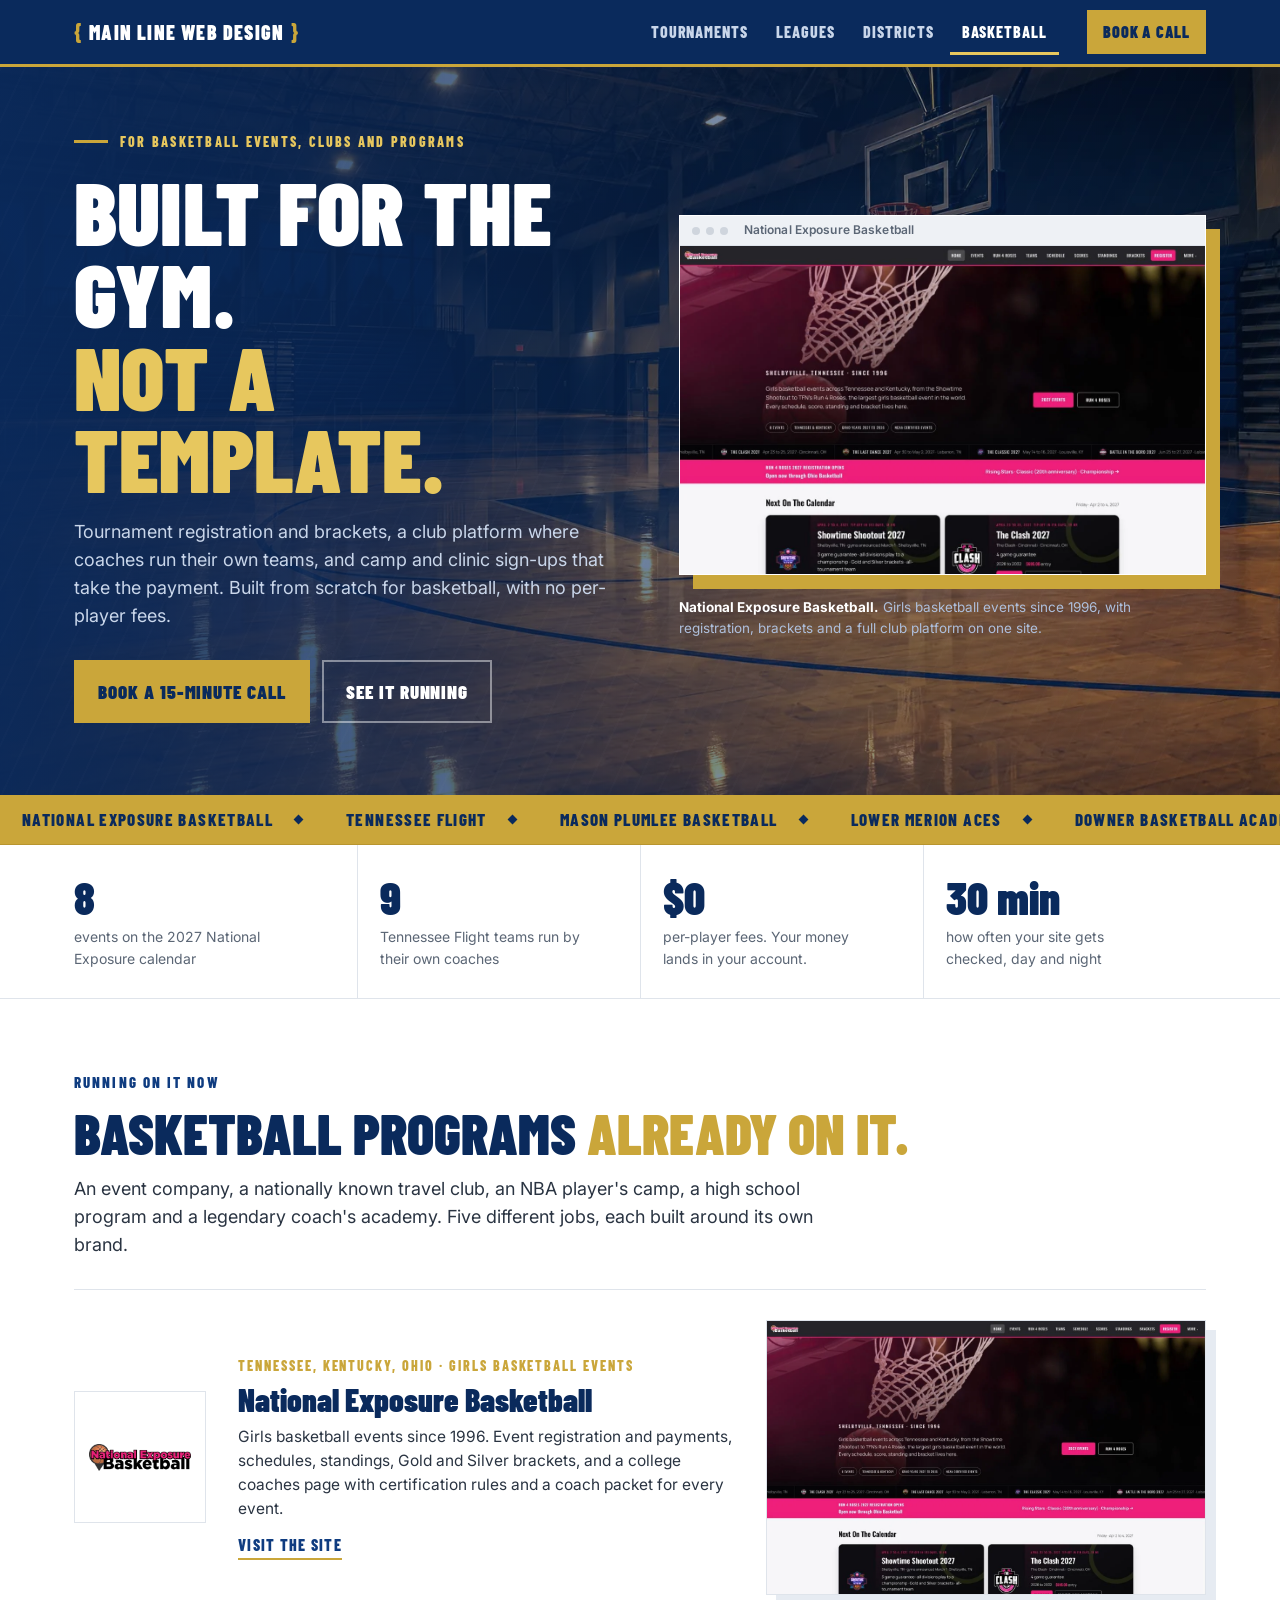
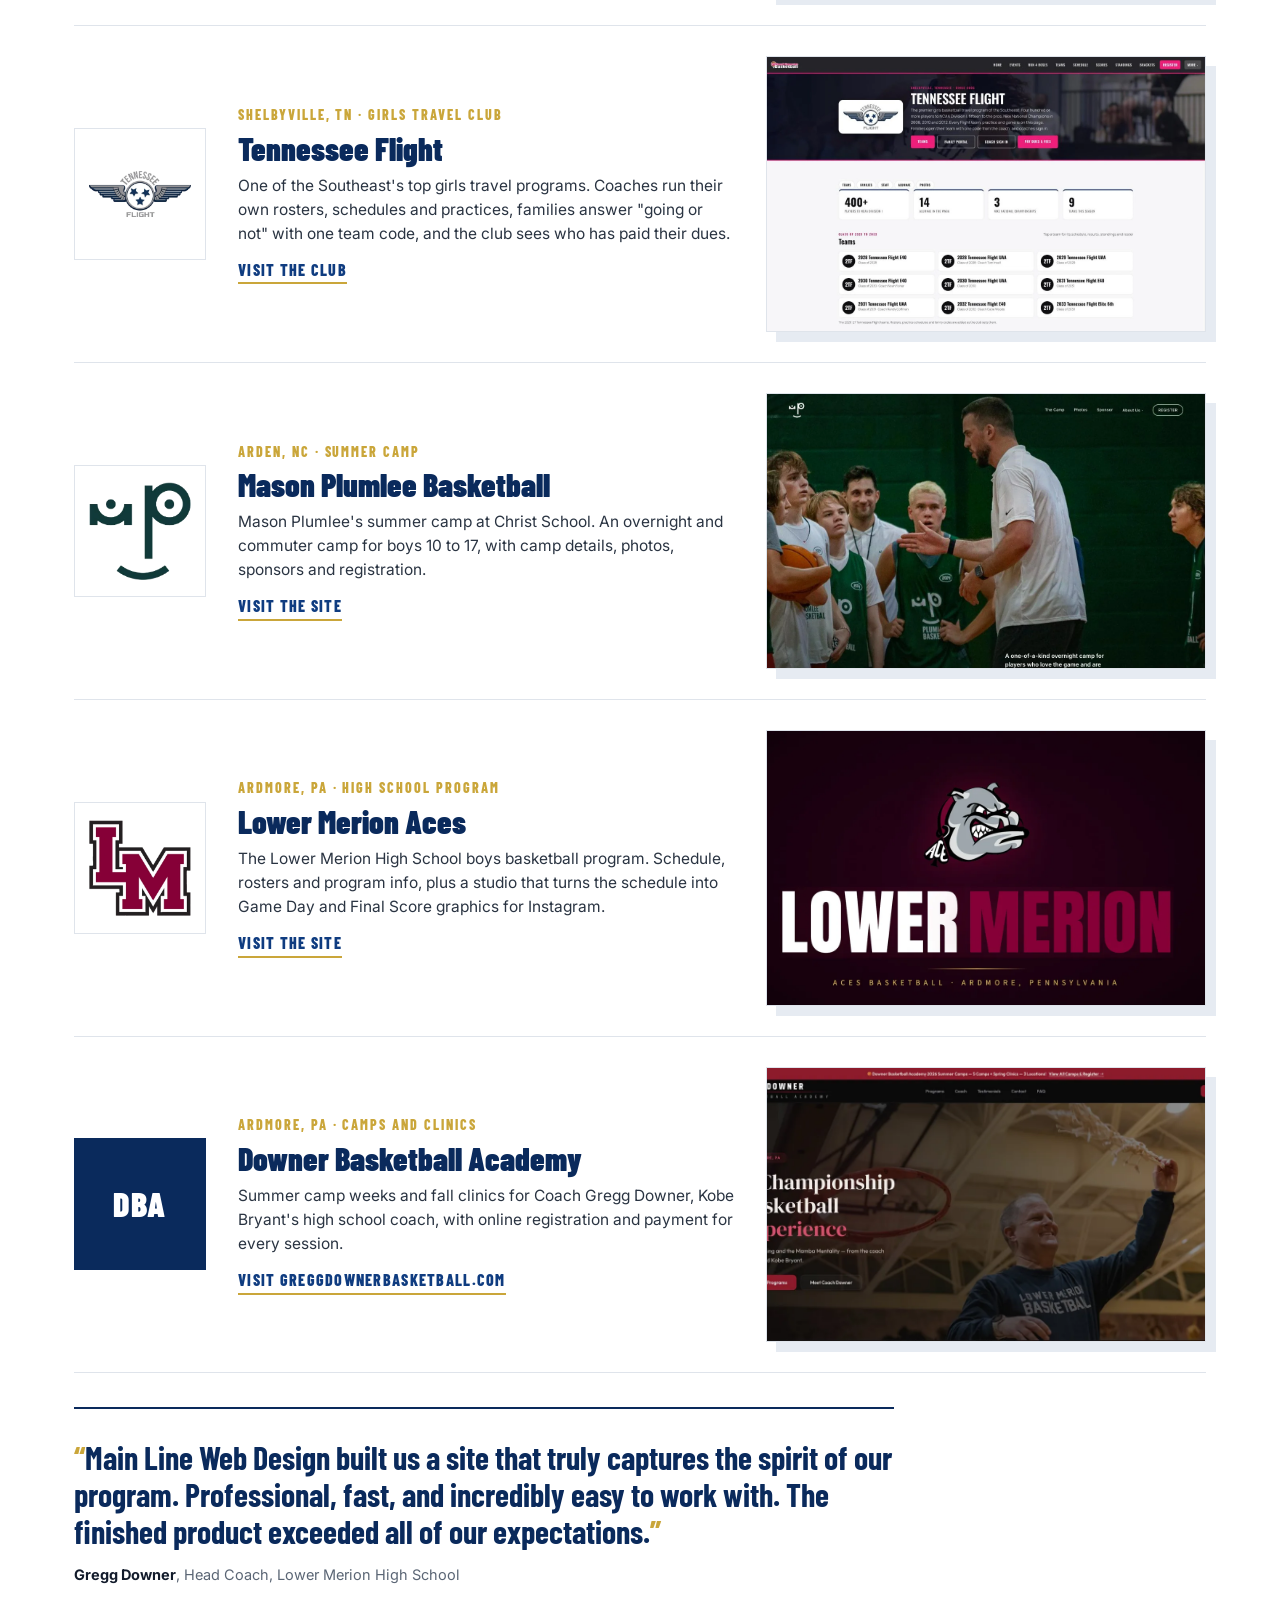
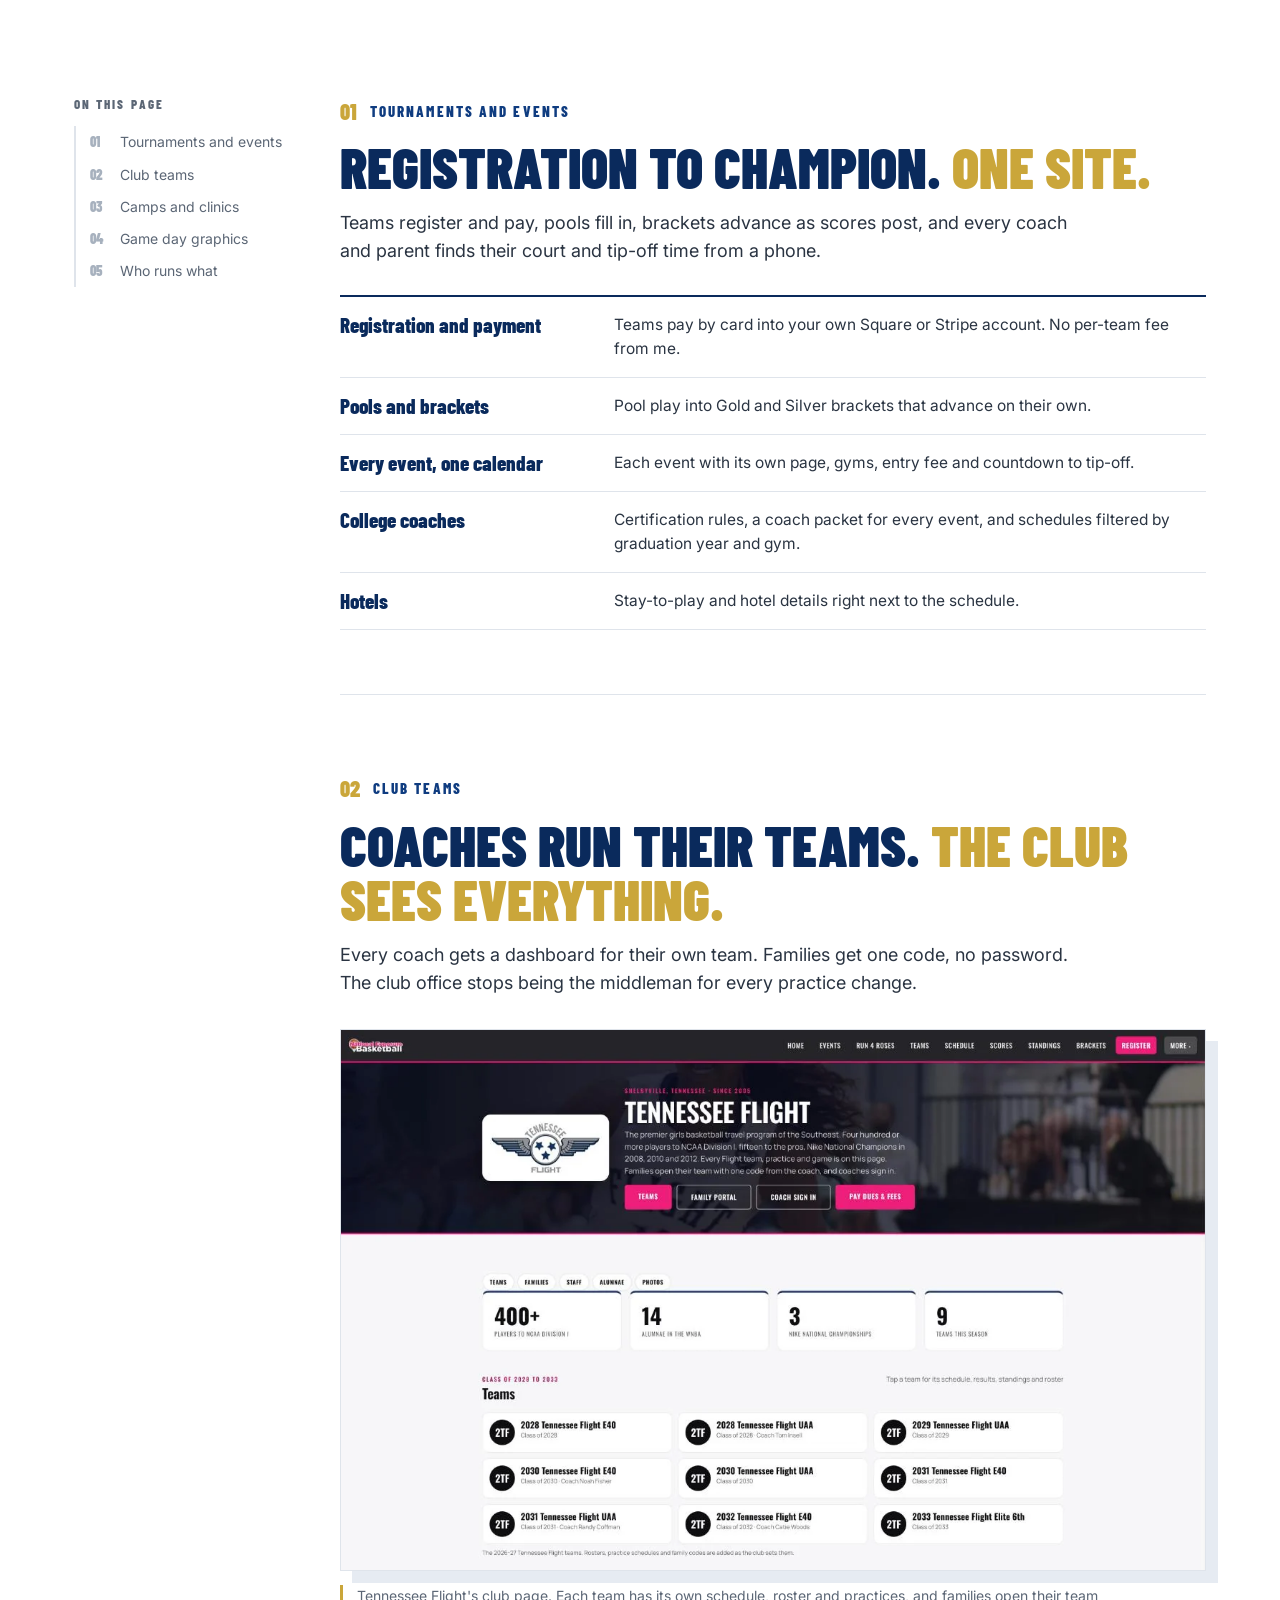
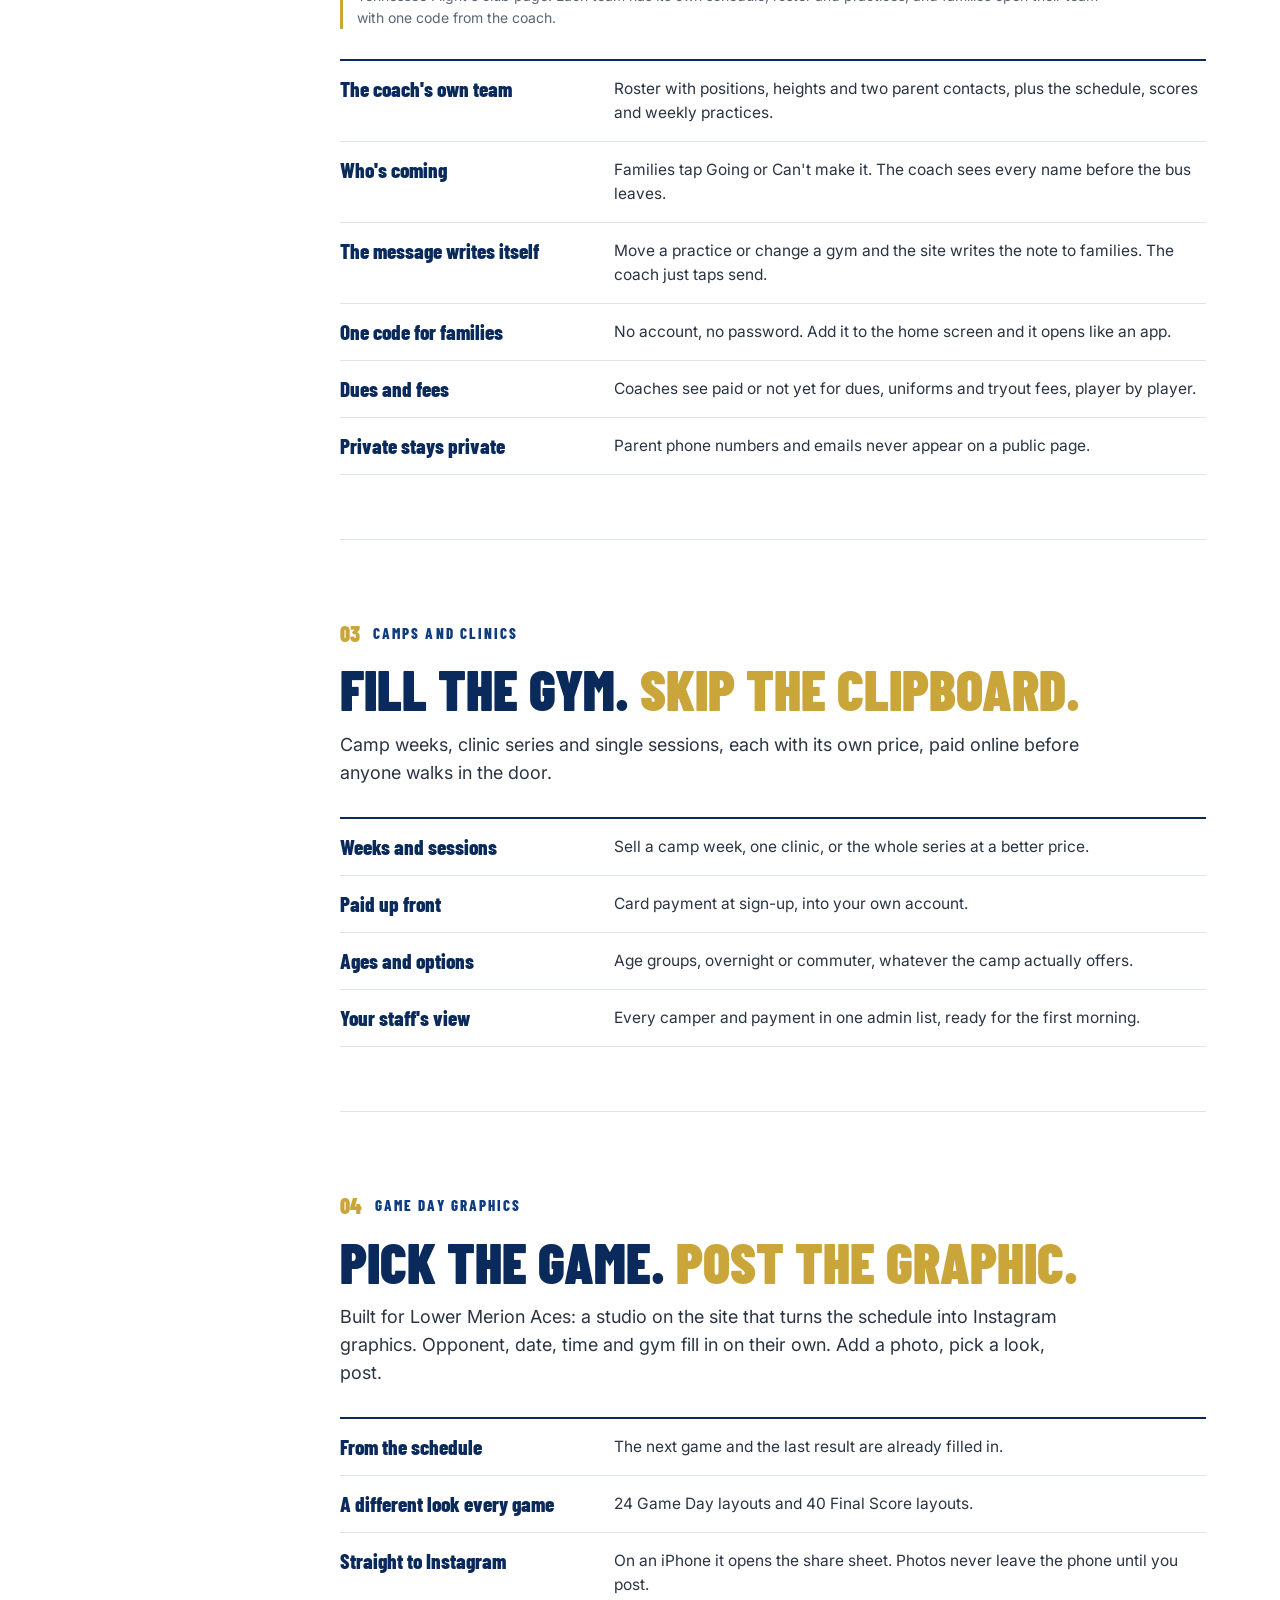
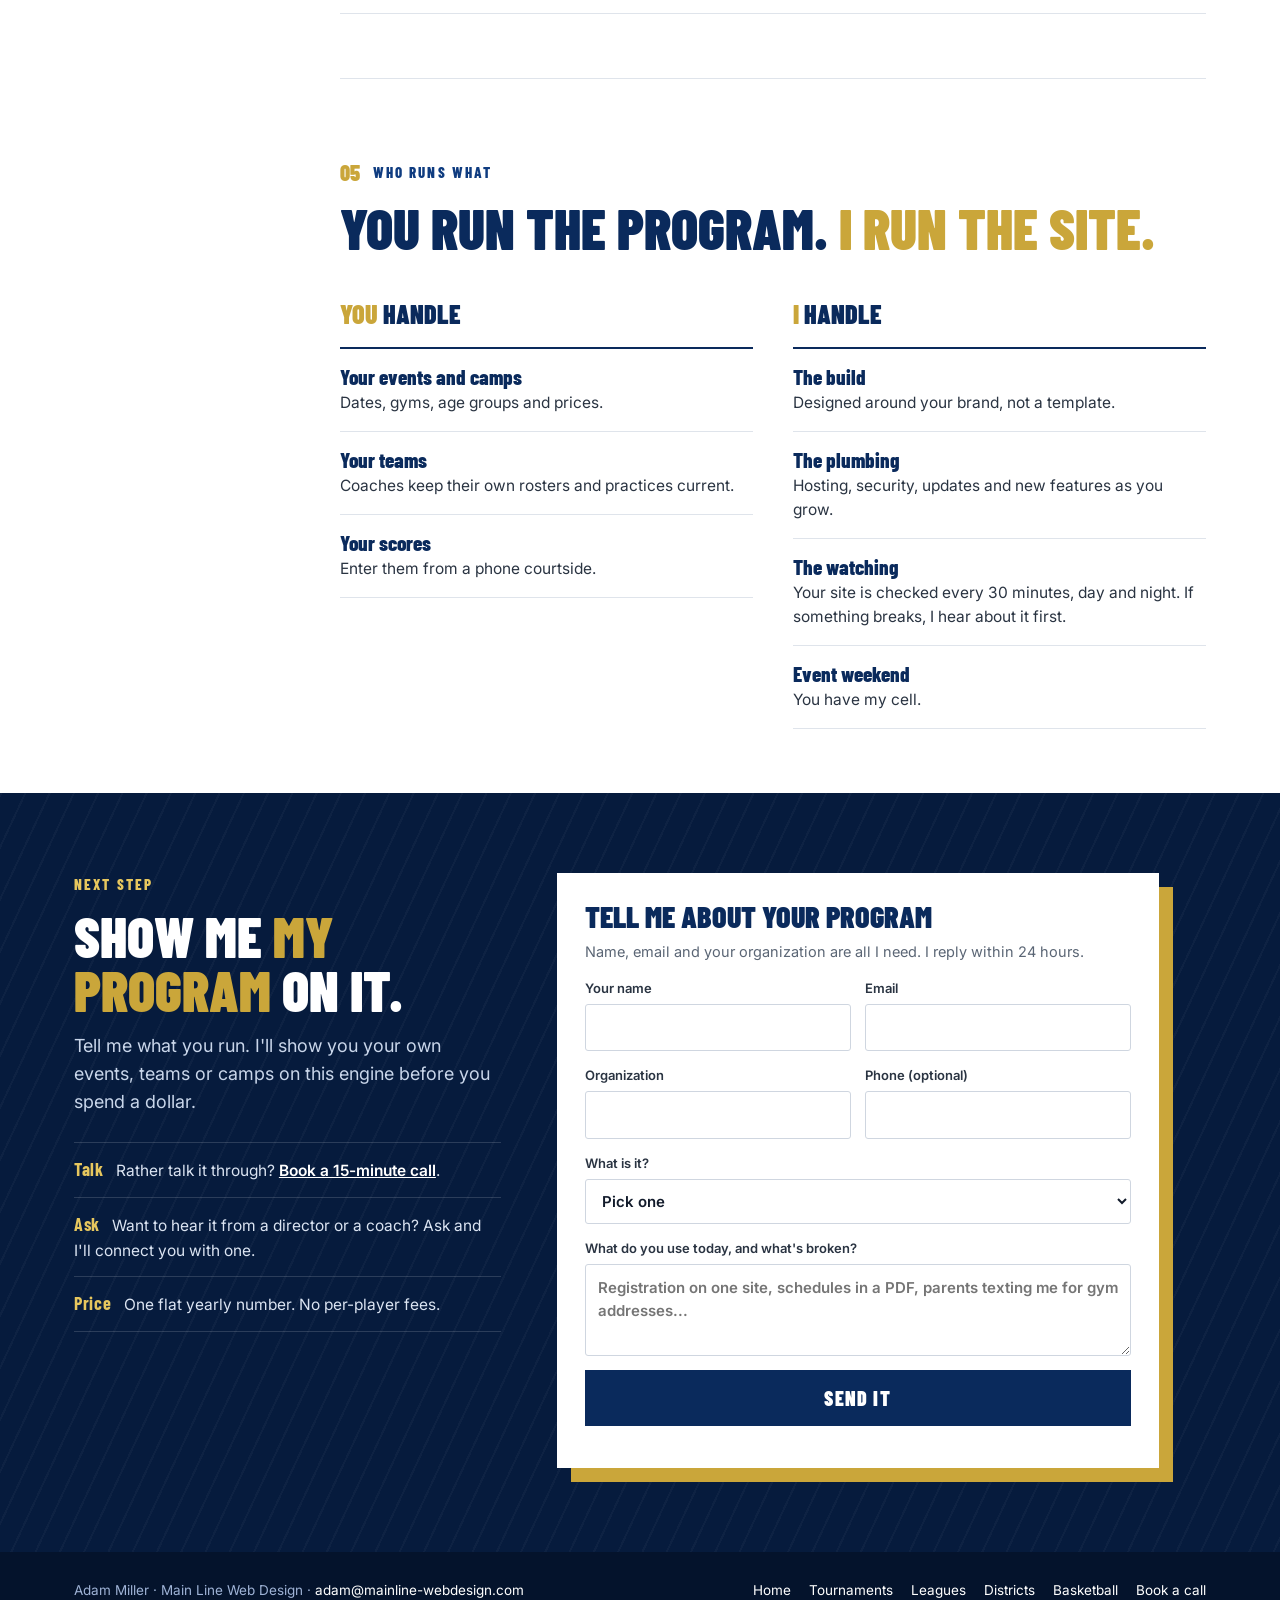
<file: basketball.html>
<!doctype html>
<html lang="en">
<head>
<meta charset="utf-8">
<meta name="viewport" content="width=device-width, initial-scale=1">
<title>Basketball Websites: Tournaments, Club Teams, Camps | Main Line Web Design</title>
<meta name="description" content="Custom websites for basketball events, clubs and programs: tournament registration and brackets, a club platform coaches run themselves, and camp and clinic sign-ups that take the payment.">
<link rel="canonical" href="https://mainline-webdesign.com/basketball.html">
<link rel="icon" href="favicon.svg" type="image/svg+xml">
<meta property="og:type" content="website">
<meta property="og:title" content="Basketball websites built for the gym, not a template">
<meta property="og:description" content="Tournaments, club teams, camps and clinics on one custom site. Built by Main Line Web Design.">
<meta property="og:image" content="https://mainline-webdesign.com/buyers/og-basketball.png"><meta property="og:image:width" content="1200"><meta property="og:image:height" content="630"><meta name="twitter:image" content="https://mainline-webdesign.com/buyers/og-basketball.png">
<meta property="og:url" content="https://mainline-webdesign.com/basketball.html">
<meta name="twitter:card" content="summary_large_image">
<link rel="preconnect" href="https://fonts.googleapis.com"><link rel="preconnect" href="https://fonts.gstatic.com" crossorigin>
<link href="https://fonts.googleapis.com/css2?family=Barlow+Condensed:wght@700;800;900&family=Inter:wght@400;500;600;700&display=swap" rel="stylesheet">
<link rel="stylesheet" href="buyers/buyer.css?v=3">
<script async src="https://www.googletagmanager.com/gtag/js?id=G-4RLJ9EPT01"></script>
<script>window.dataLayer=window.dataLayer||[];function gtag(){dataLayer.push(arguments);}gtag('js',new Date());gtag('config','G-4RLJ9EPT01');</script>
</head>
<body>

<header class="mast"><div class="wrap">
  <a class="logo" href="/"><span class="br">{</span> MAIN LINE WEB DESIGN <span class="br">}</span></a>
  <nav class="doors" aria-label="Who it's for">
    <a href="tournaments.html">Tournaments</a>
    <a href="leagues.html">Leagues</a>
    <a href="districts.html">Districts</a>
    <a href="basketball.html" aria-current="page">Basketball</a>
  </nav>
  <a class="book" href="book.html" data-ev="book_call_click">Book a call</a>
</div></header>

<section class="hero photo" style="--hero:url(/buyers/hero-basketball.webp)">
  <div class="wrap">
    <div>
      <div class="kick">For basketball events, clubs and programs</div>
      <h1>Built for the gym. <em>Not a template.</em></h1>
      <p class="lede">Tournament registration and brackets, a club platform where coaches run their own teams, and camp and clinic sign-ups that take the payment. Built from scratch for basketball, with no per-player fees.</p>
      <div class="ctas">
        <a class="btn" href="book.html" data-ev="book_call_click">Book a 15-minute call</a>
        <a class="btn ghost" href="#sites">See it running</a>
      </div>
    </div>
    <div>
      <div class="frame"><div class="chrome"><i></i><i></i><i></i><span>National Exposure Basketball</span></div><img src="buyers/neb-home.webp" alt="National Exposure Basketball home page" width="1206" height="754"></div>
      <p class="hcap"><b>National Exposure Basketball.</b> Girls basketball events since 1996, with registration, brackets and a full club platform on one site.</p>
    </div>
  </div>
</section>

<div class="marq" aria-hidden="true"><div class="marq-track">
  <span>National Exposure Basketball</span><span>Tennessee Flight</span><span>Mason Plumlee Basketball</span><span>Lower Merion Aces</span><span>Downer Basketball Academy</span><span>Small Town Select</span><span>Lower Merion Little League</span><span>Island Fastpitch</span><span>PA District 27</span><span>Texas Select</span><span>Armed Forces SlugFest</span>
  <span>National Exposure Basketball</span><span>Tennessee Flight</span><span>Mason Plumlee Basketball</span><span>Lower Merion Aces</span><span>Downer Basketball Academy</span><span>Small Town Select</span><span>Lower Merion Little League</span><span>Island Fastpitch</span><span>PA District 27</span><span>Texas Select</span><span>Armed Forces SlugFest</span>
</div></div>

<div class="facts"><div class="wrap">
  <div class="fact"><b>8</b><span>events on the 2027 National Exposure calendar</span></div>
  <div class="fact"><b>9</b><span>Tennessee Flight teams run by their own coaches</span></div>
  <div class="fact"><b>$0</b><span>per-player fees. Your money lands in your account.</span></div>
  <div class="fact"><b>30 min</b><span>how often your site gets checked, day and night</span></div>
</div></div>

<section class="clients" id="sites"><div class="wrap">
  <div class="k">Running on it now</div>
  <h2>Basketball programs <em>already on it.</em></h2>
  <p class="intro">An event company, a nationally known travel club, an NBA player's camp, a high school program and a legendary coach's academy. Five different jobs, each built around its own brand.</p>

  <article class="client">
    <div class="crest"><img src="buyers/logos/neb.webp" alt="National Exposure Basketball logo"></div>
    <div>
      <div class="where">Tennessee, Kentucky, Ohio &middot; Girls basketball events</div>
      <h3>National Exposure Basketball</h3>
      <p>Girls basketball events since 1996. Event registration and payments, schedules, standings, Gold and Silver brackets, and a college coaches page with certification rules and a coach packet for every event.</p>
      <a class="go" href="https://national-exposure-bball.vercel.app/" target="_blank" rel="noopener" data-ev="portfolio_click">Visit the site</a>
    </div>
    <a class="thumb" href="https://national-exposure-bball.vercel.app/" target="_blank" rel="noopener" data-ev="portfolio_click"><img src="buyers/neb-home.webp" alt="National Exposure Basketball website" loading="lazy" width="1206" height="754"></a>
  </article>

  <article class="client">
    <div class="crest"><img src="buyers/logos/flight.webp" alt="Tennessee Flight logo"></div>
    <div>
      <div class="where">Shelbyville, TN &middot; Girls travel club</div>
      <h3>Tennessee Flight</h3>
      <p>One of the Southeast's top girls travel programs. Coaches run their own rosters, schedules and practices, families answer "going or not" with one team code, and the club sees who has paid their dues.</p>
      <a class="go" href="https://national-exposure-bball.vercel.app/flight.html" target="_blank" rel="noopener" data-ev="portfolio_click">Visit the club</a>
    </div>
    <a class="thumb" href="https://national-exposure-bball.vercel.app/flight.html" target="_blank" rel="noopener" data-ev="portfolio_click"><img src="buyers/flight-home.webp" alt="Tennessee Flight club page" loading="lazy" width="1206" height="754"></a>
  </article>

  <article class="client">
    <div class="crest"><img src="buyers/logos/plumlee.webp" alt="Mason Plumlee Basketball logo"></div>
    <div>
      <div class="where">Arden, NC &middot; Summer camp</div>
      <h3>Mason Plumlee Basketball</h3>
      <p>Mason Plumlee's summer camp at Christ School. An overnight and commuter camp for boys 10 to 17, with camp details, photos, sponsors and registration.</p>
      <a class="go" href="https://plumlee-basketball-site.vercel.app/" target="_blank" rel="noopener" data-ev="portfolio_click">Visit the site</a>
    </div>
    <a class="thumb" href="https://plumlee-basketball-site.vercel.app/" target="_blank" rel="noopener" data-ev="portfolio_click"><img src="buyers/plumlee-home.webp" alt="Mason Plumlee Basketball camp website" loading="lazy" width="1206" height="754"></a>
  </article>

  <article class="client">
    <div class="crest"><img src="buyers/logos/aces.webp" alt="Lower Merion Aces logo"></div>
    <div>
      <div class="where">Ardmore, PA &middot; High school program</div>
      <h3>Lower Merion Aces</h3>
      <p>The Lower Merion High School boys basketball program. Schedule, rosters and program info, plus a studio that turns the schedule into Game Day and Final Score graphics for Instagram.</p>
      <a class="go" href="https://aces-basketball.vercel.app/" target="_blank" rel="noopener" data-ev="portfolio_click">Visit the site</a>
    </div>
    <a class="thumb" href="https://aces-basketball.vercel.app/" target="_blank" rel="noopener" data-ev="portfolio_click"><img src="aces-screenshot.webp" alt="Lower Merion Aces basketball website" loading="lazy" width="1100" height="858"></a>
  </article>

  <article class="client">
    <div class="crest mono" aria-hidden="true">DBA</div>
    <div>
      <div class="where">Ardmore, PA &middot; Camps and clinics</div>
      <h3>Downer Basketball Academy</h3>
      <p>Summer camp weeks and fall clinics for Coach Gregg Downer, Kobe Bryant's high school coach, with online registration and payment for every session.</p>
      <a class="go" href="https://greggdownerbasketball.com/" target="_blank" rel="noopener" data-ev="portfolio_click">Visit greggdownerbasketball.com</a>
    </div>
    <a class="thumb" href="https://greggdownerbasketball.com/" target="_blank" rel="noopener" data-ev="portfolio_click"><img src="downer-screenshot.webp" alt="Downer Basketball Academy website" loading="lazy" width="1100" height="578"></a>
  </article>

  <blockquote class="quote">
    <p>Main Line Web Design built us a site that truly captures the spirit of our program. Professional, fast, and incredibly easy to work with. The finished product exceeded all of our expectations.</p>
    <cite><b>Gregg Downer</b>, Head Coach, Lower Merion High School</cite>
  </blockquote>
</div></section>

<div class="body"><div class="wrap">
  <aside class="rail" aria-label="On this page">
    <small>On this page</small>
    <ol>
      <li><a href="#events"><i>01</i>Tournaments and events</a></li>
      <li><a href="#club"><i>02</i>Club teams</a></li>
      <li><a href="#camps"><i>03</i>Camps and clinics</a></li>
      <li><a href="#graphics"><i>04</i>Game day graphics</a></li>
      <li><a href="#who"><i>05</i>Who runs what</a></li>
    </ol>
  </aside>
  <main>
    <section class="sec" id="events">
      <div class="k"><i>01</i> Tournaments and events</div>
      <h2>Registration to champion. <em>One site.</em></h2>
      <p class="intro">Teams register and pay, pools fill in, brackets advance as scores post, and every coach and parent finds their court and tip-off time from a phone.</p>
      <dl class="terms">
        <div><dt>Registration and payment</dt><dd>Teams pay by card into your own Square or Stripe account. No per-team fee from me.</dd></div>
        <div><dt>Pools and brackets</dt><dd>Pool play into Gold and Silver brackets that advance on their own.</dd></div>
        <div><dt>Every event, one calendar</dt><dd>Each event with its own page, gyms, entry fee and countdown to tip-off.</dd></div>
        <div><dt>College coaches</dt><dd>Certification rules, a coach packet for every event, and schedules filtered by graduation year and gym.</dd></div>
        <div><dt>Hotels</dt><dd>Stay-to-play and hotel details right next to the schedule.</dd></div>
      </dl>
    </section>

    <section class="sec" id="club">
      <div class="k"><i>02</i> Club teams</div>
      <h2>Coaches run their teams. <em>The club sees everything.</em></h2>
      <p class="intro">Every coach gets a dashboard for their own team. Families get one code, no password. The club office stops being the middleman for every practice change.</p>
      <figure class="shot"><img src="buyers/flight-home.webp" alt="Tennessee Flight club page with teams and family portal" loading="lazy" width="1206" height="754"></figure>
      <p class="cap">Tennessee Flight's club page. Each team has its own schedule, roster and practices, and families open their team with one code from the coach.</p>
      <dl class="terms">
        <div><dt>The coach's own team</dt><dd>Roster with positions, heights and two parent contacts, plus the schedule, scores and weekly practices.</dd></div>
        <div><dt>Who's coming</dt><dd>Families tap Going or Can't make it. The coach sees every name before the bus leaves.</dd></div>
        <div><dt>The message writes itself</dt><dd>Move a practice or change a gym and the site writes the note to families. The coach just taps send.</dd></div>
        <div><dt>One code for families</dt><dd>No account, no password. Add it to the home screen and it opens like an app.</dd></div>
        <div><dt>Dues and fees</dt><dd>Coaches see paid or not yet for dues, uniforms and tryout fees, player by player.</dd></div>
        <div><dt>Private stays private</dt><dd>Parent phone numbers and emails never appear on a public page.</dd></div>
      </dl>
    </section>

    <section class="sec" id="camps">
      <div class="k"><i>03</i> Camps and clinics</div>
      <h2>Fill the gym. <em>Skip the clipboard.</em></h2>
      <p class="intro">Camp weeks, clinic series and single sessions, each with its own price, paid online before anyone walks in the door.</p>
      <dl class="terms">
        <div><dt>Weeks and sessions</dt><dd>Sell a camp week, one clinic, or the whole series at a better price.</dd></div>
        <div><dt>Paid up front</dt><dd>Card payment at sign-up, into your own account.</dd></div>
        <div><dt>Ages and options</dt><dd>Age groups, overnight or commuter, whatever the camp actually offers.</dd></div>
        <div><dt>Your staff's view</dt><dd>Every camper and payment in one admin list, ready for the first morning.</dd></div>
      </dl>
    </section>

    <section class="sec" id="graphics">
      <div class="k"><i>04</i> Game day graphics</div>
      <h2>Pick the game. <em>Post the graphic.</em></h2>
      <p class="intro">Built for Lower Merion Aces: a studio on the site that turns the schedule into Instagram graphics. Opponent, date, time and gym fill in on their own. Add a photo, pick a look, post.</p>
      <dl class="terms">
        <div><dt>From the schedule</dt><dd>The next game and the last result are already filled in.</dd></div>
        <div><dt>A different look every game</dt><dd>24 Game Day layouts and 40 Final Score layouts.</dd></div>
        <div><dt>Straight to Instagram</dt><dd>On an iPhone it opens the share sheet. Photos never leave the phone until you post.</dd></div>
      </dl>
    </section>

    <section class="sec" id="who">
      <div class="k"><i>05</i> Who runs what</div>
      <h2>You run the program. <em>I run the site.</em></h2>
      <div class="duo">
        <div>
          <h3><span>You</span> handle</h3>
          <dl class="terms">
            <div><dt>Your events and camps</dt><dd>Dates, gyms, age groups and prices.</dd></div>
            <div><dt>Your teams</dt><dd>Coaches keep their own rosters and practices current.</dd></div>
            <div><dt>Your scores</dt><dd>Enter them from a phone courtside.</dd></div>
          </dl>
        </div>
        <div>
          <h3><span>I</span> handle</h3>
          <dl class="terms">
            <div><dt>The build</dt><dd>Designed around your brand, not a template.</dd></div>
            <div><dt>The plumbing</dt><dd>Hosting, security, updates and new features as you grow.</dd></div>
            <div><dt>The watching</dt><dd>Your site is checked every 30 minutes, day and night. If something breaks, I hear about it first.</dd></div>
            <div><dt>Event weekend</dt><dd>You have my cell.</dd></div>
          </dl>
        </div>
      </div>
    </section>
  </main>
</div></div>

<section class="final" id="start"><div class="wrap">
  <div>
    <div class="k" style="color:var(--gold2)">Next step</div>
    <h2>Show me <em>my program</em> on it.</h2>
    <p class="intro">Tell me what you run. I'll show you your own events, teams or camps on this engine before you spend a dollar.</p>
    <ul>
      <li><b>Talk</b> Rather talk it through? <a href="book.html" data-ev="book_call_click">Book a 15-minute call</a>.</li>
      <li><b>Ask</b> Want to hear it from a director or a coach? Ask and I'll connect you with one.</li>
      <li><b>Price</b> One flat yearly number. No per-player fees.</li>
    </ul>
  </div>
  <form class="ask" id="ask" data-type="Basketball" data-sport="Basketball" data-ref="basketball page" novalidate>
    <h3>Tell me about your program</h3>
    <p class="sub">Name, email and your organization are all I need. I reply within 24 hours.</p>
    <label>Your name<input name="name" required autocomplete="name" maxlength="120"></label>
    <label>Email<input name="email" type="email" required autocomplete="email" maxlength="200"></label>
    <label>Organization<input name="org" required autocomplete="organization" maxlength="160"></label>
    <label>Phone (optional)<input name="phone" type="tel" autocomplete="tel" maxlength="40"></label>
    <label class="full">What is it?<select name="orgType"><option value="">Pick one</option><option>Tournament or event company</option><option>Travel or club program</option><option>Camp or academy</option><option>School program</option><option>League</option><option>Something else</option></select></label>
    <label class="full">What do you use today, and what's broken?<textarea name="notes" maxlength="4000" placeholder="Registration on one site, schedules in a PDF, parents texting me for gym addresses..."></textarea></label>
    <input class="hp" name="website2" tabindex="-1" autocomplete="off" aria-hidden="true">
    <button type="submit">Send it</button>
    <div class="msg" role="status" aria-live="polite"></div>
  </form>
</div></section>

<footer class="foot"><div class="wrap">
  <span>Adam Miller &middot; Main Line Web Design &middot; <a href="mailto:adam@mainline-webdesign.com">adam@mainline-webdesign.com</a></span>
  <nav><a href="/">Home</a><a href="tournaments.html">Tournaments</a><a href="leagues.html">Leagues</a><a href="districts.html">Districts</a><a href="basketball.html">Basketball</a><a href="book.html">Book a call</a></nav>
</div></footer>

<script src="buyers/buyer.js?v=1" defer></script>
</body>
</html>
</file>
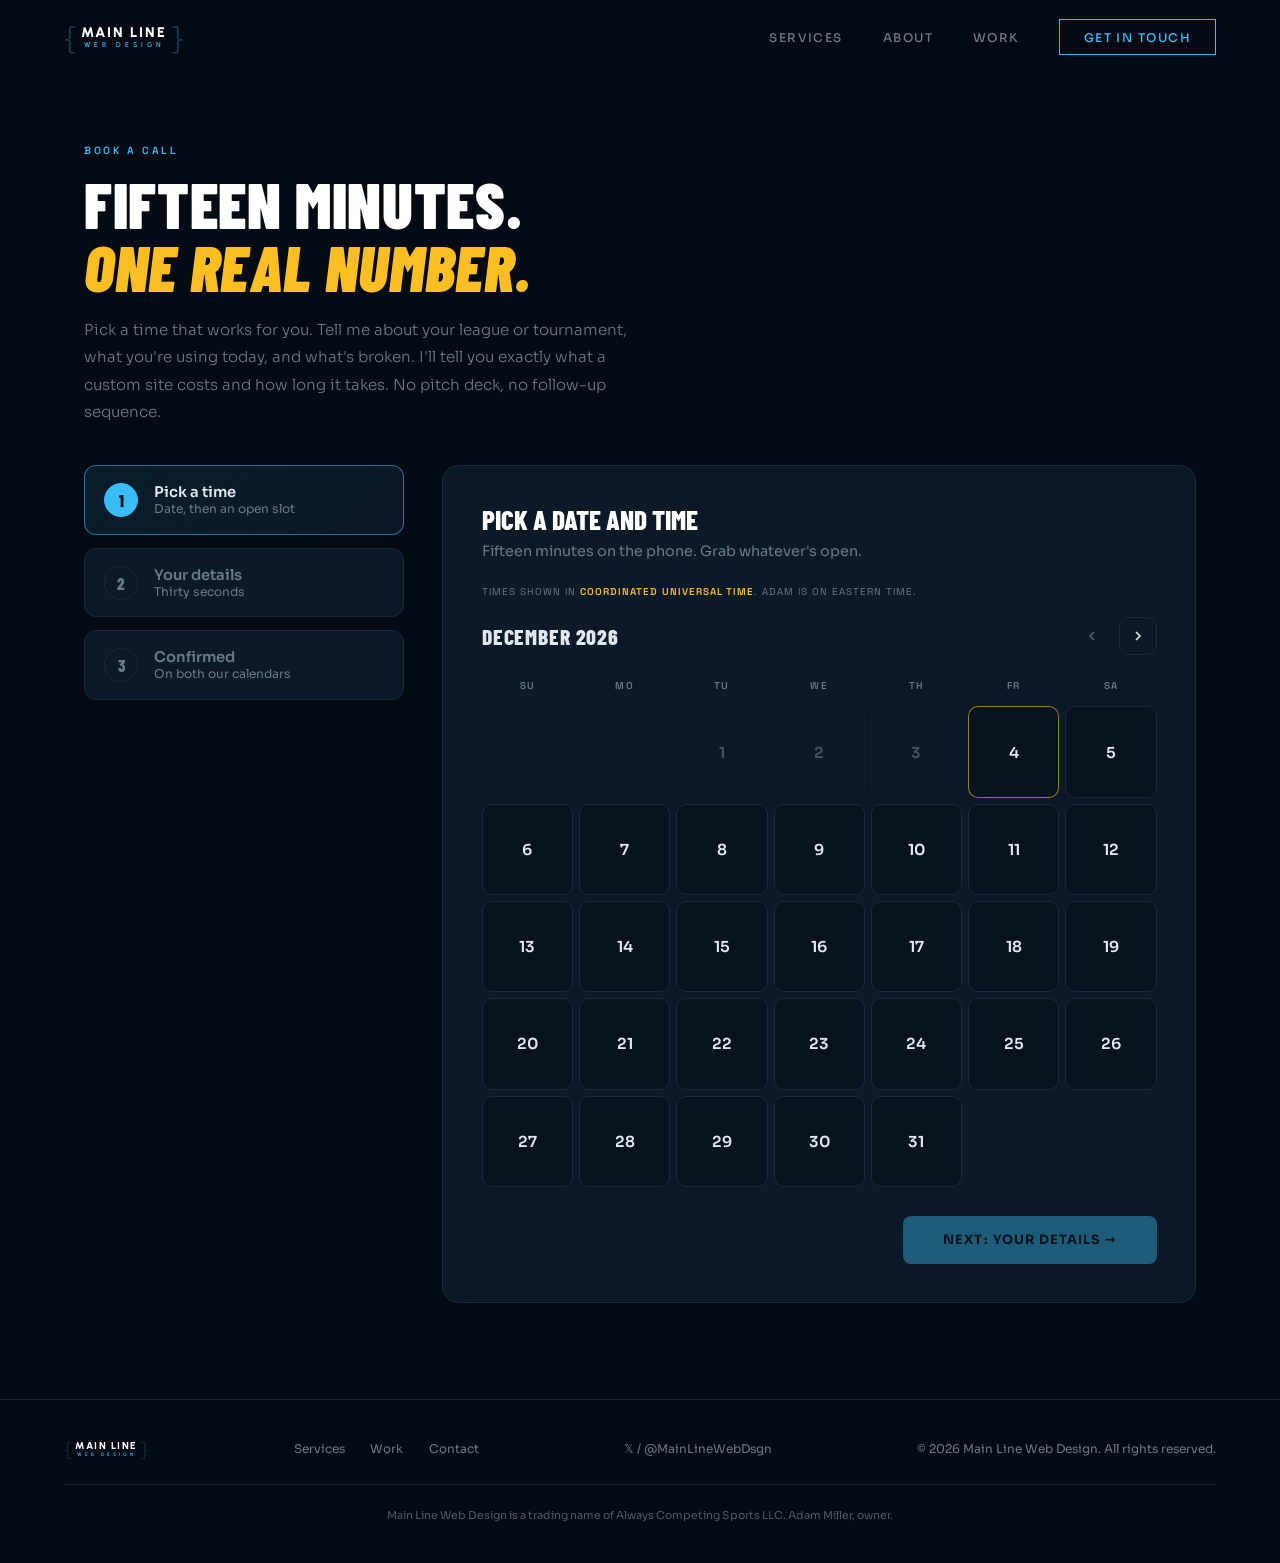
<file: book.html>
<!DOCTYPE html>
<html lang="en">
<head>
<meta charset="UTF-8">
<meta name="viewport" content="width=device-width, initial-scale=1.0">
<title>Book a 15-minute call | Main Line Web Design</title>
<meta name="description" content="Pick a time for a 15-minute call with Adam Miller of Main Line Web Design. Tell me about your league or tournament and I'll tell you exactly what a custom site costs and how long it takes.">
<meta name="robots" content="index, follow">
<link rel="canonical" href="https://mainline-webdesign.com/book.html">
<link rel="icon" type="image/svg+xml" href="favicon.svg">
<link rel="apple-touch-icon" href="favicon.svg">
<meta name="theme-color" content="#040b14">
<link rel="preconnect" href="https://fonts.googleapis.com">
<link rel="preconnect" href="https://fonts.gstatic.com" crossorigin>
<meta property="og:type" content="website">
<meta property="og:url" content="https://mainline-webdesign.com/book.html">
<meta property="og:title" content="Book a 15-minute call | Main Line Web Design">
<meta property="og:description" content="Pick a time. Tell me about your league. I'll tell you exactly what it costs and how long it takes.">
<meta property="og:site_name" content="Main Line Web Design">
<meta property="og:image" content="https://mainline-webdesign.com/og-card.png">
<meta name="twitter:card" content="summary_large_image">
<meta name="twitter:title" content="Book a 15-minute call | Main Line Web Design">
<meta name="twitter:image" content="https://mainline-webdesign.com/og-card.png">
<style>
@import url('https://fonts.googleapis.com/css2?family=Barlow+Condensed:ital,wght@0,700;0,800;0,900;1,800;1,900&family=Urbanist:wght@200;300;400;500;600;700;800;900&family=Space+Grotesk:wght@300;400;500;600;700&family=Sora:wght@300;400;500;600;700;800&display=swap');
*,*::before,*::after{margin:0;padding:0;box-sizing:border-box}
:root{--bg:#040b14;--fg:#e2e8f0;--accent:#38bdf8;--accent2:#fbbf24;--muted:#6a7a8a;--card:#0c1926;--border:#1a2a3a;--inset:#08131f;--sans:'Sora',system-ui,sans-serif;--heading:'Urbanist',sans-serif;--mono:'Space Grotesk',monospace;--cond:'Barlow Condensed',sans-serif;--ease:cubic-bezier(.16,1,.3,1)}
html{scroll-behavior:smooth}
body{background:var(--bg);color:var(--fg);font-family:var(--sans);-webkit-font-smoothing:antialiased;overflow-x:hidden}
a{color:inherit;text-decoration:none}
button{font:inherit;color:inherit;background:none;border:none;cursor:pointer}
button:disabled{cursor:default}

/* NAV (identical to the homepage) */
nav{position:fixed;top:0;left:0;right:0;z-index:100;padding:1.2rem 4rem;display:flex;justify-content:space-between;align-items:center;backdrop-filter:blur(20px);background:rgba(4,11,20,.85)}
.nav-logo{display:flex;align-items:center;gap:0}
.nav-logo .bracket{font-family:var(--mono);font-size:28px;font-weight:300;color:var(--accent);opacity:.3;line-height:1}
.nav-logo .bl{padding-right:5px}.nav-logo .br{padding-left:5px}
.nav-logo .nav-text{display:flex;flex-direction:column;align-items:center;line-height:1}
.nav-logo .n1{font-family:var(--heading);font-size:14px;font-weight:800;text-transform:uppercase;color:#fff;letter-spacing:2px}
.nav-logo .n2{font-family:var(--heading);font-size:7px;font-weight:600;text-transform:uppercase;color:var(--accent);letter-spacing:4px;margin-top:1px}
.nav-links{display:flex;gap:2.5rem;align-items:center}
.nav-links a{font-size:.75rem;letter-spacing:.12em;text-transform:uppercase;color:var(--muted);transition:color .3s;font-weight:500}
.nav-links a:hover{color:var(--fg)}
.nav-cta{color:var(--accent)!important;border:1px solid var(--accent);padding:.6rem 1.5rem;transition:all .3s!important}
.nav-cta:hover{background:var(--accent);color:var(--bg)!important}
.nav-toggle{display:none;flex-direction:column;justify-content:center;gap:5px;width:44px;height:44px;padding:0;background:none;border:none;cursor:pointer;position:relative;z-index:2}
.nav-toggle span{display:block;width:24px;height:2px;background:var(--fg);border-radius:2px;transition:transform .3s,opacity .3s;margin:0 auto}
nav.open .nav-toggle span:nth-child(1){transform:translateY(7px) rotate(45deg)}
nav.open .nav-toggle span:nth-child(2){opacity:0}
nav.open .nav-toggle span:nth-child(3){transform:translateY(-7px) rotate(-45deg)}

/* BUTTONS */
.btn-orbit{position:relative;z-index:1;padding:1rem 2.5rem;background:var(--accent);color:var(--bg);font-family:var(--sans);font-weight:700;font-size:.8rem;letter-spacing:.08em;text-transform:uppercase;border:none;cursor:pointer;border-radius:8px;transition:transform .3s,box-shadow .3s,opacity .3s}
.btn-orbit:hover:not(:disabled){transform:translateY(-2px);box-shadow:0 8px 30px rgba(56,189,248,.3)}
.btn-orbit:disabled{opacity:.4}
.btn-outline{padding:.9rem 2.5rem;background:transparent;color:var(--fg);font-family:var(--sans);font-weight:500;font-size:.75rem;letter-spacing:.1em;text-transform:uppercase;border:1px solid var(--border);cursor:pointer;transition:all .3s;border-radius:4px;display:inline-block}
.btn-outline:hover{border-color:var(--fg)}

/* PAGE HEADER */
.bk-hero{padding:9rem 4rem 2.5rem;max-width:1240px;margin:0 auto}
.label{font-family:var(--mono);font-size:.65rem;letter-spacing:.25em;text-transform:uppercase;color:var(--accent);margin-bottom:1rem;font-weight:600}
.bk-hero h1{font-family:var(--cond);font-weight:900;text-transform:uppercase;font-size:clamp(2.4rem,5vw,4rem);line-height:.98;letter-spacing:.01em;color:#fff}
.bk-hero h1 em{font-style:italic;color:var(--accent2)}
.bk-hero p{color:var(--muted);font-size:.95rem;line-height:1.8;font-weight:300;max-width:560px;margin-top:1.1rem}

/* BOOKING LAYOUT (ported from the Armed Fitness wizard, re-skinned) */
.booking{display:grid;grid-template-columns:320px minmax(0,1fr);gap:clamp(1.6rem,3vw,2.6rem);align-items:start;max-width:1240px;margin:0 auto;padding:0 4rem 6rem}
.steps{display:grid;gap:.8rem;position:sticky;top:6.5rem}
.step{display:flex;gap:1rem;align-items:center;padding:1.05rem 1.2rem;border:1px solid var(--border);border-radius:12px;background:var(--card);color:var(--muted);transition:border-color .3s,color .3s,background .3s}
.step .sn{width:34px;height:34px;flex:none;border-radius:50%;border:1.5px solid var(--border);display:flex;align-items:center;justify-content:center;font-family:var(--cond);font-weight:800;font-size:1.05rem;transition:background .3s,border-color .3s,color .3s}
.step.on{border-color:rgba(56,189,248,.55);color:var(--fg);background:linear-gradient(140deg,rgba(56,189,248,.1),var(--card))}
.step.on .sn{background:var(--accent);border-color:var(--accent);color:var(--bg)}
.step.done{color:var(--fg)}
.step.done .sn{background:var(--inset);border-color:var(--accent);color:var(--accent)}
.step .sl{font-weight:600;font-size:.92rem}
.step .sd{font-size:.76rem;color:var(--muted)}
.book-panel{border:1px solid var(--border);border-radius:16px;background:var(--card);padding:clamp(1.4rem,3vw,2.4rem);min-height:460px}
.book-pane{display:none}
.book-pane.on{display:block;animation:fade-in .5s var(--ease)}
@keyframes fade-in{from{opacity:0;transform:translateY(14px)}to{opacity:1;transform:none}}
.book-pane h3{font-family:var(--cond);font-weight:800;text-transform:uppercase;font-size:1.7rem;line-height:1.05;color:#fff;margin-bottom:.4rem}
.book-pane .hint{color:var(--muted);margin-bottom:1.4rem;font-size:.9rem;line-height:1.6}
.tzline{font-family:var(--mono);font-size:.62rem;letter-spacing:.1em;text-transform:uppercase;color:var(--muted);margin-bottom:1.2rem}
.tzline b{color:var(--accent2);font-weight:600}
.cal-head{display:flex;justify-content:space-between;align-items:center;margin-bottom:1rem}
.cal-head .mo{font-family:var(--cond);font-weight:800;font-size:1.35rem;text-transform:uppercase;letter-spacing:.04em}
.cal-nav{display:flex;gap:.5rem}
.cal-nav button{width:38px;height:38px;border:1px solid var(--border);border-radius:10px;display:flex;align-items:center;justify-content:center;transition:border-color .3s,background .3s}
.cal-nav button:hover:not(:disabled){border-color:var(--accent);background:rgba(56,189,248,.12)}
.cal-nav button:disabled{opacity:.35}
.cal-grid{display:grid;grid-template-columns:repeat(7,1fr);gap:6px}
.cal-grid .dow{text-align:center;font-family:var(--mono);font-size:.62rem;font-weight:600;letter-spacing:.14em;color:var(--muted);text-transform:uppercase;padding-block:.5rem}
.cal-day{aspect-ratio:1;border:1px solid var(--border);border-radius:10px;background:var(--inset);display:flex;align-items:center;justify-content:center;font-weight:600;font-size:.95rem;transition:border-color .25s,background .25s,transform .25s var(--ease)}
.cal-day:hover:not(:disabled){border-color:var(--accent);transform:translateY(-2px)}
.cal-day:disabled{opacity:.28;background:transparent}
.cal-day.sel{background:var(--accent);border-color:var(--accent);color:var(--bg)}
.cal-day.today{border-color:rgba(251,191,36,.6)}
#slot-wrap{margin-top:1.8rem}
#slot-wrap p{font-weight:600;margin-bottom:.9rem;font-size:.95rem}
#slot-wrap p span{color:var(--accent2)}
.slot-grid{display:grid;grid-template-columns:repeat(auto-fill,minmax(118px,1fr));gap:.8rem}
.slot{border:1px solid var(--border);border-radius:10px;background:var(--inset);padding:.85rem .6rem;text-align:center;font-weight:600;font-size:.9rem;font-variant-numeric:tabular-nums;transition:border-color .25s,background .25s,transform .25s var(--ease)}
.slot:hover:not(:disabled){border-color:var(--accent);transform:translateY(-2px)}
.slot.sel{background:var(--accent);border-color:var(--accent);color:var(--bg)}
.book-nav{display:flex;justify-content:space-between;gap:1rem;margin-top:1.8rem;flex-wrap:wrap}
.summary-box{border:1px solid rgba(56,189,248,.35);border-radius:12px;background:linear-gradient(140deg,rgba(56,189,248,.08),var(--inset));padding:1.2rem 1.4rem;display:grid;gap:.5rem;margin-bottom:1.6rem}
.summary-box .row{display:flex;justify-content:space-between;gap:1rem;font-size:.92rem}
.summary-box .row .k{color:var(--muted)}
.summary-box .row .v{font-weight:600;text-align:right}
.form-grid{display:grid;grid-template-columns:1fr 1fr;gap:1rem}
.field{display:grid;gap:.4rem}
.field.full{grid-column:1/-1}
.field label{font-family:var(--mono);font-size:.62rem;letter-spacing:.14em;text-transform:uppercase;color:var(--muted);font-weight:600}
.field input,.field textarea{width:100%;font:inherit;font-size:.95rem;color:var(--fg);background:var(--inset);border:1px solid var(--border);border-radius:8px;padding:.8rem .9rem;transition:border-color .25s}
.field textarea{min-height:90px;resize:vertical;line-height:1.5}
.field input:focus,.field textarea:focus{outline:none;border-color:var(--accent)}
.f-hp{position:absolute;left:-9999px;opacity:0;height:0;overflow:hidden}
.f-msg{font-size:.85rem;color:#fca5a5;margin-top:.9rem;min-height:1.2em}
.confirm-wrap{text-align:center;display:grid;gap:1.1rem;justify-items:center;padding-block:1.6rem}
.big-check{width:84px;height:84px;border-radius:50%;background:rgba(56,189,248,.14);border:1.5px solid var(--accent);display:flex;align-items:center;justify-content:center;animation:pop .6s var(--ease)}
@keyframes pop{0%{transform:scale(.4);opacity:0}70%{transform:scale(1.12)}100%{transform:scale(1);opacity:1}}
.confirm-wrap .lead{font-size:1.05rem;max-width:46ch;line-height:1.6}
.confirm-wrap .sub{color:var(--muted);font-size:.9rem;max-width:52ch;line-height:1.6}
.cal-adds{display:flex;gap:.8rem;flex-wrap:wrap;justify-content:center}
.fallback{border:1px solid rgba(251,191,36,.45);border-radius:12px;background:rgba(251,191,36,.07);padding:1.1rem 1.3rem;font-size:.9rem;line-height:1.6;text-align:left;max-width:56ch}
.fallback a{color:var(--accent);border-bottom:1px solid rgba(56,189,248,.35)}

/* FOOTER (identical to the homepage) */
footer{border-top:1px solid var(--border);padding:2.5rem 4rem;display:flex;flex-wrap:wrap;justify-content:space-between;align-items:center;font-size:.75rem;color:var(--muted)}
.footer-legal{flex-basis:100%;text-align:center;margin-top:1.6rem;padding-top:1.4rem;border-top:1px solid var(--border);font-size:.68rem;line-height:1.5;color:var(--muted);opacity:.72}
.footer-logo{display:flex;align-items:center;gap:0}
.footer-logo .bracket{font-family:var(--mono);font-size:18px;font-weight:300;color:var(--accent);opacity:.2;line-height:1}
.footer-logo .bl{padding-right:3px}.footer-logo .br{padding-left:3px}
.footer-logo .ft{display:flex;flex-direction:column;align-items:center;line-height:1}
.footer-logo .f1{font-family:var(--heading);font-size:10px;font-weight:800;text-transform:uppercase;color:#fff;letter-spacing:1.5px}
.footer-logo .f2{font-family:var(--heading);font-size:5px;font-weight:600;text-transform:uppercase;color:var(--accent);letter-spacing:3px;margin-top:1px}
.footer-links{display:flex;gap:1.6rem}
.footer-links a{color:var(--muted);transition:color .3s}.footer-links a:hover{color:var(--fg)}

@media(max-width:980px){
  .booking{grid-template-columns:1fr}
  .steps{position:static;grid-template-columns:repeat(3,1fr)}
  .step{flex-direction:column;text-align:center;gap:.4rem;padding:.8rem .4rem}
  .step .sd{display:none}
}
@media(max-width:900px){
  nav{padding:1rem 1.5rem}
  .nav-toggle{display:flex}
  .nav-links{position:absolute;top:100%;left:0;right:0;flex-direction:column;align-items:stretch;gap:0;background:rgba(4,11,20,.98);backdrop-filter:blur(20px);border-bottom:1px solid var(--border);padding:.25rem 1.5rem 1.1rem;max-height:0;overflow:hidden;opacity:0;pointer-events:none;transition:max-height .32s var(--ease),opacity .25s}
  nav.open .nav-links{max-height:26rem;opacity:1;pointer-events:auto}
  .nav-links a{font-size:.95rem;letter-spacing:.02em;text-transform:none;color:var(--fg);padding:1rem .2rem;border-bottom:1px solid var(--border)}
  .nav-links a:last-child{border-bottom:none}
  .nav-cta{color:var(--accent)!important;border:1px solid var(--accent)!important;border-radius:8px;text-align:center;margin-top:.9rem;padding:.85rem 1.5rem!important}
  .bk-hero{padding:7rem 1.5rem 2rem}
  .booking{padding:0 1.5rem 4rem}
  footer{padding:2rem 1.5rem;gap:1rem;justify-content:center;text-align:center}
}
@media(max-width:640px){
  .form-grid{grid-template-columns:1fr}
  .book-nav .btn-orbit,.book-nav .btn-outline{width:100%;text-align:center}
}
@media(prefers-reduced-motion:reduce){html{scroll-behavior:auto}.book-pane.on,.big-check{animation:none}}
</style>
</head>
<body>

<nav>
  <a href="index.html" class="nav-logo"><span class="bracket bl">{</span><span class="nav-text"><span class="n1">MAIN LINE</span><span class="n2">WEB DESIGN</span></span><span class="bracket br">}</span></a>
  <button class="nav-toggle" id="navToggle" aria-label="Open menu" aria-expanded="false" aria-controls="navLinks"><span></span><span></span><span></span></button>
  <div class="nav-links" id="navLinks"><a href="index.html#services">Services</a><a href="index.html#about">About</a><a href="index.html#work">Work</a><a href="index.html#contact" class="nav-cta">Get In Touch</a></div>
</nav>

<header class="bk-hero">
  <div class="label">Book a call</div>
  <h1>Fifteen minutes.<br><em>One real number.</em></h1>
  <p>Pick a time that works for you. Tell me about your league or tournament, what you're using today, and what's broken. I'll tell you exactly what a custom site costs and how long it takes. No pitch deck, no follow-up sequence.</p>
</header>

<section class="booking">
  <aside class="steps" aria-label="Booking steps">
    <div class="step on"><span class="sn">1</span><div><div class="sl">Pick a time</div><div class="sd">Date, then an open slot</div></div></div>
    <div class="step"><span class="sn">2</span><div><div class="sl">Your details</div><div class="sd">Thirty seconds</div></div></div>
    <div class="step"><span class="sn">3</span><div><div class="sl">Confirmed</div><div class="sd">On both our calendars</div></div></div>
  </aside>

  <div class="book-panel">

    <!-- STEP 1: date + time -->
    <div class="book-pane on">
      <h3>Pick a date and time</h3>
      <p class="hint">Fifteen minutes on the phone. Grab whatever's open.</p>
      <div class="tzline" id="tzline">Times shown in your time zone</div>
      <div class="cal-head">
        <span class="mo" id="cal-month">Month</span>
        <div class="cal-nav">
          <button type="button" id="cal-prev" aria-label="Previous month"><svg width="16" height="16" viewBox="0 0 24 24" fill="none" stroke="currentColor" stroke-width="2.4"><path d="M15 6l-6 6 6 6"/></svg></button>
          <button type="button" id="cal-next" aria-label="Next month"><svg width="16" height="16" viewBox="0 0 24 24" fill="none" stroke="currentColor" stroke-width="2.4"><path d="M9 6l6 6-6 6"/></svg></button>
        </div>
      </div>
      <div class="cal-grid" id="cal-grid"></div>
      <div id="slot-wrap" hidden>
        <p>Open times, <span id="slot-date"></span></p>
        <div class="slot-grid" id="slot-grid"></div>
      </div>
      <div class="book-nav">
        <span></span>
        <button class="btn-orbit" type="button" id="next-1" disabled>Next: your details &rarr;</button>
      </div>
    </div>

    <!-- STEP 2: details -->
    <div class="book-pane">
      <h3>Almost there</h3>
      <p class="hint">Who am I calling, and what are we talking about?</p>
      <div class="summary-box">
        <div class="row"><span class="k">When</span><span class="v" id="sum-when">&mdash;</span></div>
        <div class="row"><span class="k">Eastern time</span><span class="v" id="sum-et">&mdash;</span></div>
        <div class="row"><span class="k">Length</span><span class="v">15 minutes, by phone</span></div>
      </div>
      <form id="book-form" novalidate>
        <div class="form-grid">
          <div class="field"><label for="bf-name">Your name</label><input id="bf-name" type="text" autocomplete="name" required maxlength="120"></div>
          <div class="field"><label for="bf-phone">Phone (I'll call this)</label><input id="bf-phone" type="tel" autocomplete="tel" required maxlength="40"></div>
          <div class="field full"><label for="bf-email">Email</label><input id="bf-email" type="email" autocomplete="email" required maxlength="200"></div>
          <div class="field full"><label for="bf-org">League or organization</label><input id="bf-org" type="text" autocomplete="organization" required maxlength="160"></div>
          <div class="field full"><label for="bf-notes">What should I know before we talk? (optional)</label><textarea id="bf-notes" maxlength="2000"></textarea></div>
        </div>
        <div class="f-hp" aria-hidden="true"><label>Website<input type="text" id="bf-hp" tabindex="-1" autocomplete="off"></label></div>
        <div class="f-msg" id="bf-msg" role="status" aria-live="polite"></div>
        <div class="book-nav">
          <button class="btn-outline" type="button" id="back-2">&larr; Pick a different time</button>
          <button class="btn-orbit" type="submit" id="bf-submit">Book the call &rarr;</button>
        </div>
      </form>
    </div>

    <!-- STEP 3: confirmed -->
    <div class="book-pane">
      <div class="confirm-wrap">
        <div class="big-check"><svg width="38" height="38" viewBox="0 0 24 24" fill="none" stroke="#38bdf8" stroke-width="3"><path d="M4 12.5 10 18 20 6"/></svg></div>
        <h3 id="conf-title">You're booked.</h3>
        <p class="lead" id="conf-line">&mdash;</p>
        <p class="sub" id="conf-sub">A confirmation is on its way to your email. I'll call the number you gave me.</p>
        <div class="cal-adds" id="cal-adds">
          <a class="btn-outline" id="add-gcal" href="#" target="_blank" rel="noopener">Add to Google Calendar</a>
          <a class="btn-outline" id="add-ics" href="#" download="call-with-adam.ics">Add to Apple / Outlook</a>
        </div>
        <div class="fallback" id="fallback" hidden></div>
        <a class="btn-orbit" href="index.html" style="display:inline-block;margin-top:.4rem">Back to the site</a>
      </div>
    </div>

  </div>
</section>

<footer>
  <div class="footer-logo"><span class="bracket bl">{</span><span class="ft"><span class="f1">MAIN LINE</span><span class="f2">WEB DESIGN</span></span><span class="bracket br">}</span></div>
  <div class="footer-links"><a href="index.html#services">Services</a><a href="index.html#work">Work</a><a href="index.html#contact">Contact</a></div>
  <a href="https://x.com/MainLineWebDsgn" target="_blank" rel="noopener" class="footer-social">&#120143; / @MainLineWebDsgn</a>
  <div>&copy; 2026 Main Line Web Design. All rights reserved.</div>
  <div class="footer-legal">Main Line Web Design is a trading name of Always Competing Sports LLC. Adam Miller, owner.</div>
</footer>

<script>
// META PIXEL. Paste the Pixel ID (15 digits) into META_PIXEL_ID to switch it on. Blank = nothing loads.
var META_PIXEL_ID='1451916610387033';
(function(){ if(!META_PIXEL_ID) return;
  !function(f,b,e,v,n,t,s){if(f.fbq)return;n=f.fbq=function(){n.callMethod?n.callMethod.apply(n,arguments):n.queue.push(arguments)};if(!f._fbq)f._fbq=n;n.push=n;n.loaded=!0;n.version='2.0';n.queue=[];t=b.createElement(e);t.async=!0;t.src=v;s=b.getElementsByTagName(e)[0];s.parentNode.insertBefore(t,s)}(window,document,'script','https://connect.facebook.net/en_US/fbevents.js');
  fbq('init',META_PIXEL_ID); fbq('track','PageView');
})();
// MOBILE NAV (same handler as the homepage)
(function(){
  var nav=document.querySelector('nav'),t=document.getElementById('navToggle'),links=document.getElementById('navLinks');
  if(!nav||!t||!links)return;
  function close(){nav.classList.remove('open');t.setAttribute('aria-expanded','false');t.setAttribute('aria-label','Open menu')}
  function toggle(){var open=nav.classList.toggle('open');t.setAttribute('aria-expanded',open?'true':'false');t.setAttribute('aria-label',open?'Close menu':'Open menu')}
  t.addEventListener('click',function(e){e.stopPropagation();toggle()});
  links.addEventListener('click',function(e){if(e.target.closest('a'))close()});
  document.addEventListener('click',function(e){if(nav.classList.contains('open')&&!nav.contains(e.target))close()});
  document.addEventListener('keydown',function(e){if(e.key==='Escape')close()});
})();

// BOOKING WIZARD. Ported from the Armed Fitness calendar; the demo's localStorage save and fake
// "taken" slots are replaced with a real POST to /api/book (emails both sides).
(function(){
  'use strict';

  /* ===== YOUR AVAILABILITY. Edit these and nothing else. =====
     Eastern time, 24h "HH:MM". Every day opens at OPEN; the last call starts so it ends by CLOSE,
     in STEP_MIN-minute slots. To close a day, add its number to CLOSED_DAYS
     (0=Sun 1=Mon 2=Tue 3=Wed 4=Thu 5=Fri 6=Sat), e.g. CLOSED_DAYS=[0] closes Sundays. */
  var OPEN='07:00', CLOSE='23:00', STEP_MIN=30;
  var CLOSED_DAYS=[];
  var LEAD_MIN=180;      // nothing bookable sooner than 3 hours from now
  var HORIZON_DAYS=45;   // how far out the calendar opens
  var CALL_MIN=15;
  /* ============================================================ */
  var AVAIL=(function(){
    function mins(hm){var t=hm.split(':');return (+t[0])*60+(+t[1])}
    var list=[]; for(var m=mins(OPEN); m+CALL_MIN<=mins(CLOSE); m+=STEP_MIN) list.push(pad(Math.floor(m/60))+':'+pad(m%60));
    var a={}; for(var d=0;d<7;d++) a[d]=CLOSED_DAYS.indexOf(d)>=0?[]:list.slice(); return a;
  })();

  var TZ='America/New_York';
  var MONTHS=['January','February','March','April','May','June','July','August','September','October','November','December'];
  var DOWS=['Su','Mo','Tu','We','Th','Fr','Sa'];
  var $=function(id){return document.getElementById(id)};
  var panel=document.querySelector('.book-panel'); if(!panel) return;

  // Eastern wall-clock helpers (no library). etInstant turns "Y-M-D H:M in Eastern" into a real Date.
  var etFmt=new Intl.DateTimeFormat('en-US',{timeZone:TZ,hour12:false,year:'numeric',month:'2-digit',day:'2-digit',hour:'2-digit',minute:'2-digit'});
  function etParts(d){var p={};etFmt.formatToParts(d).forEach(function(x){p[x.type]=x.value});return p}
  function etInstant(y,m,d,H,M){
    var guess=new Date(Date.UTC(y,m-1,d,H,M));
    var p=etParts(guess);
    var asET=Date.UTC(+p.year,+p.month-1,+p.day,(+p.hour)%24,+p.minute);
    return new Date(guess.getTime()+(guess.getTime()-asET));
  }
  function pad(n){return (n<10?'0':'')+n}
  function dateKey(y,m,d){return y+'-'+pad(m)+'-'+pad(d)}

  var nowET=etParts(new Date());
  var today={y:+nowET.year,m:+nowET.month,d:+nowET.day};
  var state={step:1,day:null,slot:null,viewY:today.y,viewM:today.m};
  var minTime=Date.now()+LEAD_MIN*60000;
  var maxTime=Date.now()+HORIZON_DAYS*86400000;

  // Visitor's zone, for the "times shown in" line and the confirmation
  var vTZ=(Intl.DateTimeFormat().resolvedOptions().timeZone)||'your time zone';
  var vName=vTZ;
  try{ new Intl.DateTimeFormat('en-US',{timeZoneName:'long'}).formatToParts(new Date()).forEach(function(x){if(x.type==='timeZoneName')vName=x.value}); }catch(e){}
  var inET=(vTZ===TZ);
  $('tzline').innerHTML='Times shown in <b>'+esc(vName)+'</b>'+(inET?'':'. Adam is on Eastern time.');

  function esc(s){return String(s==null?'':s).replace(/[&<>"']/g,function(c){return {'&':'&amp;','<':'&lt;','>':'&gt;','"':'&quot;',"'":'&#39;'}[c]})}
  function fmtLocalTime(d){return d.toLocaleTimeString([],{hour:'numeric',minute:'2-digit'})}
  function fmtLocalDate(d){return d.toLocaleDateString('en-US',{weekday:'long',month:'long',day:'numeric'})}
  function fmtET(d){return d.toLocaleString('en-US',{timeZone:TZ,weekday:'short',month:'short',day:'numeric',hour:'numeric',minute:'2-digit'})+' ET'}

  function slotsFor(y,m,d){
    var dow=new Date(Date.UTC(y,m-1,d)).getUTCDay();
    return (AVAIL[dow]||[]).map(function(hm){var t=hm.split(':');return etInstant(y,m,d,+t[0],+t[1])})
      .filter(function(t){return t.getTime()>=minTime&&t.getTime()<=maxTime});
  }

  /* steps rail + panes */
  function paintSteps(){
    document.querySelectorAll('.step').forEach(function(s,i){var n=i+1;s.classList.toggle('on',n===state.step);s.classList.toggle('done',n<state.step)});
    document.querySelectorAll('.book-pane').forEach(function(p,i){p.classList.toggle('on',i+1===state.step)});
  }
  function go(n){
    state.step=n; if(n===2) paintSummary(); paintSteps();
    var top=panel.getBoundingClientRect().top+window.scrollY-100;
    if(window.scrollY>top) window.scrollTo({top:top,behavior:'smooth'});
  }

  /* calendar */
  var calGrid=$('cal-grid'), calMo=$('cal-month');
  function paintCal(){
    calMo.textContent=MONTHS[state.viewM-1]+' '+state.viewY;
    calGrid.innerHTML='';
    DOWS.forEach(function(d){var el=document.createElement('div');el.className='dow';el.textContent=d;calGrid.appendChild(el)});
    var lead=new Date(Date.UTC(state.viewY,state.viewM-1,1)).getUTCDay();
    for(var i=0;i<lead;i++) calGrid.appendChild(document.createElement('div'));
    var days=new Date(state.viewY,state.viewM,0).getDate();
    for(var d=1;d<=days;d++){
      var b=document.createElement('button'); b.type='button'; b.className='cal-day'; b.textContent=d;
      var open=slotsFor(state.viewY,state.viewM,d).length>0;
      if(!open) b.disabled=true;
      if(state.viewY===today.y&&state.viewM===today.m&&d===today.d) b.classList.add('today');
      if(state.day&&state.day.y===state.viewY&&state.day.m===state.viewM&&state.day.d===d) b.classList.add('sel');
      (function(dd){ b.addEventListener('click',function(){
        state.day={y:state.viewY,m:state.viewM,d:dd}; state.slot=null;
        paintCal(); paintSlots();
        $('next-1').disabled=true; $('slot-wrap').hidden=false;
        var first=slotsFor(state.day.y,state.day.m,state.day.d)[0];
        $('slot-date').textContent=first?fmtLocalDate(first):dateKey(state.day.y,state.day.m,dd);
      }); })(d);
      calGrid.appendChild(b);
    }
    var atStart=(state.viewY===today.y&&state.viewM===today.m);
    $('cal-prev').disabled=atStart;
    var lastOpen=new Date(maxTime); var lp=etParts(lastOpen);
    $('cal-next').disabled=(state.viewY>+lp.year)||(state.viewY===+lp.year&&state.viewM>=+lp.month);
  }
  $('cal-prev').addEventListener('click',function(){state.viewM--; if(state.viewM<1){state.viewM=12;state.viewY--} paintCal()});
  $('cal-next').addEventListener('click',function(){state.viewM++; if(state.viewM>12){state.viewM=1;state.viewY++} paintCal()});

  var slotGrid=$('slot-grid');
  function paintSlots(){
    slotGrid.innerHTML=''; if(!state.day) return;
    slotsFor(state.day.y,state.day.m,state.day.d).forEach(function(t){
      var b=document.createElement('button'); b.type='button'; b.className='slot'; b.textContent=fmtLocalTime(t);
      if(state.slot&&state.slot.getTime()===t.getTime()) b.classList.add('sel');
      b.addEventListener('click',function(){
        state.slot=t;
        slotGrid.querySelectorAll('.slot').forEach(function(x){x.classList.remove('sel')});
        b.classList.add('sel'); $('next-1').disabled=false;
      });
      slotGrid.appendChild(b);
    });
  }

  /* summary */
  function paintSummary(){
    if(!state.slot) return;
    $('sum-when').textContent=fmtLocalDate(state.slot)+' at '+fmtLocalTime(state.slot)+(inET?'':' ('+vName+')');
    $('sum-et').textContent=fmtET(state.slot);
  }

  $('next-1').addEventListener('click',function(){ if(state.slot) go(2) });
  $('back-2').addEventListener('click',function(){ go(1) });

  /* calendar files for the confirmation */
  function utcStamp(d){return d.toISOString().replace(/[-:]/g,'').replace(/\.\d{3}/,'')}
  function gcalLink(start){
    var end=new Date(start.getTime()+CALL_MIN*60000);
    var q='action=TEMPLATE&text='+encodeURIComponent('Call with Adam Miller (Main Line Web Design)')+
      '&dates='+utcStamp(start)+'/'+utcStamp(end)+
      '&details='+encodeURIComponent('15-minute call about your league website. Adam will call you.');
    return 'https://calendar.google.com/calendar/render?'+q;
  }
  function icsLink(start){
    var end=new Date(start.getTime()+CALL_MIN*60000);
    var ics=['BEGIN:VCALENDAR','VERSION:2.0','PRODID:-//Main Line Web Design//Book//EN','BEGIN:VEVENT',
      'UID:'+utcStamp(start)+'@mainline-webdesign.com','DTSTAMP:'+utcStamp(new Date()),
      'DTSTART:'+utcStamp(start),'DTEND:'+utcStamp(end),
      'SUMMARY:Call with Adam Miller (Main Line Web Design)',
      'DESCRIPTION:15-minute call about your league website. Adam will call you.',
      'END:VEVENT','END:VCALENDAR'].join('\r\n');
    return 'data:text/calendar;charset=utf-8,'+encodeURIComponent(ics);
  }

  /* submit */
  $('book-form').addEventListener('submit',function(e){
    e.preventDefault();
    var msg=$('bf-msg'); msg.textContent='';
    var f={
      name:$('bf-name').value.trim(), email:$('bf-email').value.trim(), phone:$('bf-phone').value.trim(),
      org:$('bf-org').value.trim(), notes:$('bf-notes').value.trim(),
      startISO:state.slot?state.slot.toISOString():'', tz:vTZ, website2:$('bf-hp').value, page:location.href
    };
    if(!state.slot){ msg.textContent='Pick a time first.'; return; }
    if(!f.name||!f.phone||!f.org||!/^[^\s@]+@[^\s@]+\.[^\s@]{2,}$/.test(f.email)){ msg.textContent='Name, phone, a valid email, and your league are required.'; return; }
    var btn=$('bf-submit'); btn.disabled=true; btn.textContent='Booking…';

    function finish(ok,fallbackReason){
      $('conf-line').textContent=fmtLocalDate(state.slot)+' at '+fmtLocalTime(state.slot)+(inET?'':' ('+vName+')')+'. I\'ll call '+f.phone+'.';
      $('add-gcal').href=gcalLink(state.slot); $('add-ics').href=icsLink(state.slot);
      var fb=$('fallback');
      if(ok){ fb.hidden=true; $('conf-title').textContent='You\'re booked.'; $('conf-sub').hidden=false;
        try{ if(window.fbq) fbq('track','Schedule'); }catch(e){} }
      else{
        $('conf-title').textContent='Almost booked.'; $('conf-sub').hidden=true;
        var subj=encodeURIComponent('Call request: '+fmtET(state.slot));
        var body=encodeURIComponent('Hi Adam,\n\nI\'d like a 15-minute call on '+fmtET(state.slot)+'.\n\nName: '+f.name+'\nPhone: '+f.phone+'\nLeague: '+f.org+'\n\n'+(f.notes||''));
        fb.innerHTML='My booking email didn\'t go through on my end ('+esc(fallbackReason||'mail not configured')+'), so this time isn\'t locked in yet. '+
          '<a href="mailto:adam.mainlinewebdesign@gmail.com?subject='+subj+'&body='+body+'">Send me this time by email</a> and I\'ll confirm it myself. The calendar buttons below still work.';
        fb.hidden=false;
      }
      btn.disabled=false; btn.textContent='Book the call →';
      go(3);
    }

    var ctrl=new AbortController(); var timer=setTimeout(function(){ctrl.abort()},12000);
    fetch('/api/book',{method:'POST',headers:{'Content-Type':'application/json'},body:JSON.stringify(f),signal:ctrl.signal})
      .then(function(r){ return r.json().catch(function(){return {}}).then(function(j){ return {status:r.status,j:j} }) })
      .then(function(x){
        clearTimeout(timer);
        if(x.status===200&&x.j&&x.j.ok) return finish(true);
        if(x.j&&x.j.fallback) return finish(false,x.j.error);
        btn.disabled=false; btn.textContent='Book the call →';
        msg.textContent=(x.j&&x.j.error)||'That didn\'t go through. Try again in a moment.';
      })
      .catch(function(){ clearTimeout(timer); finish(false,'network'); });
  });

  paintSteps(); paintCal();
})();
</script>
</body>
</html>
</file>
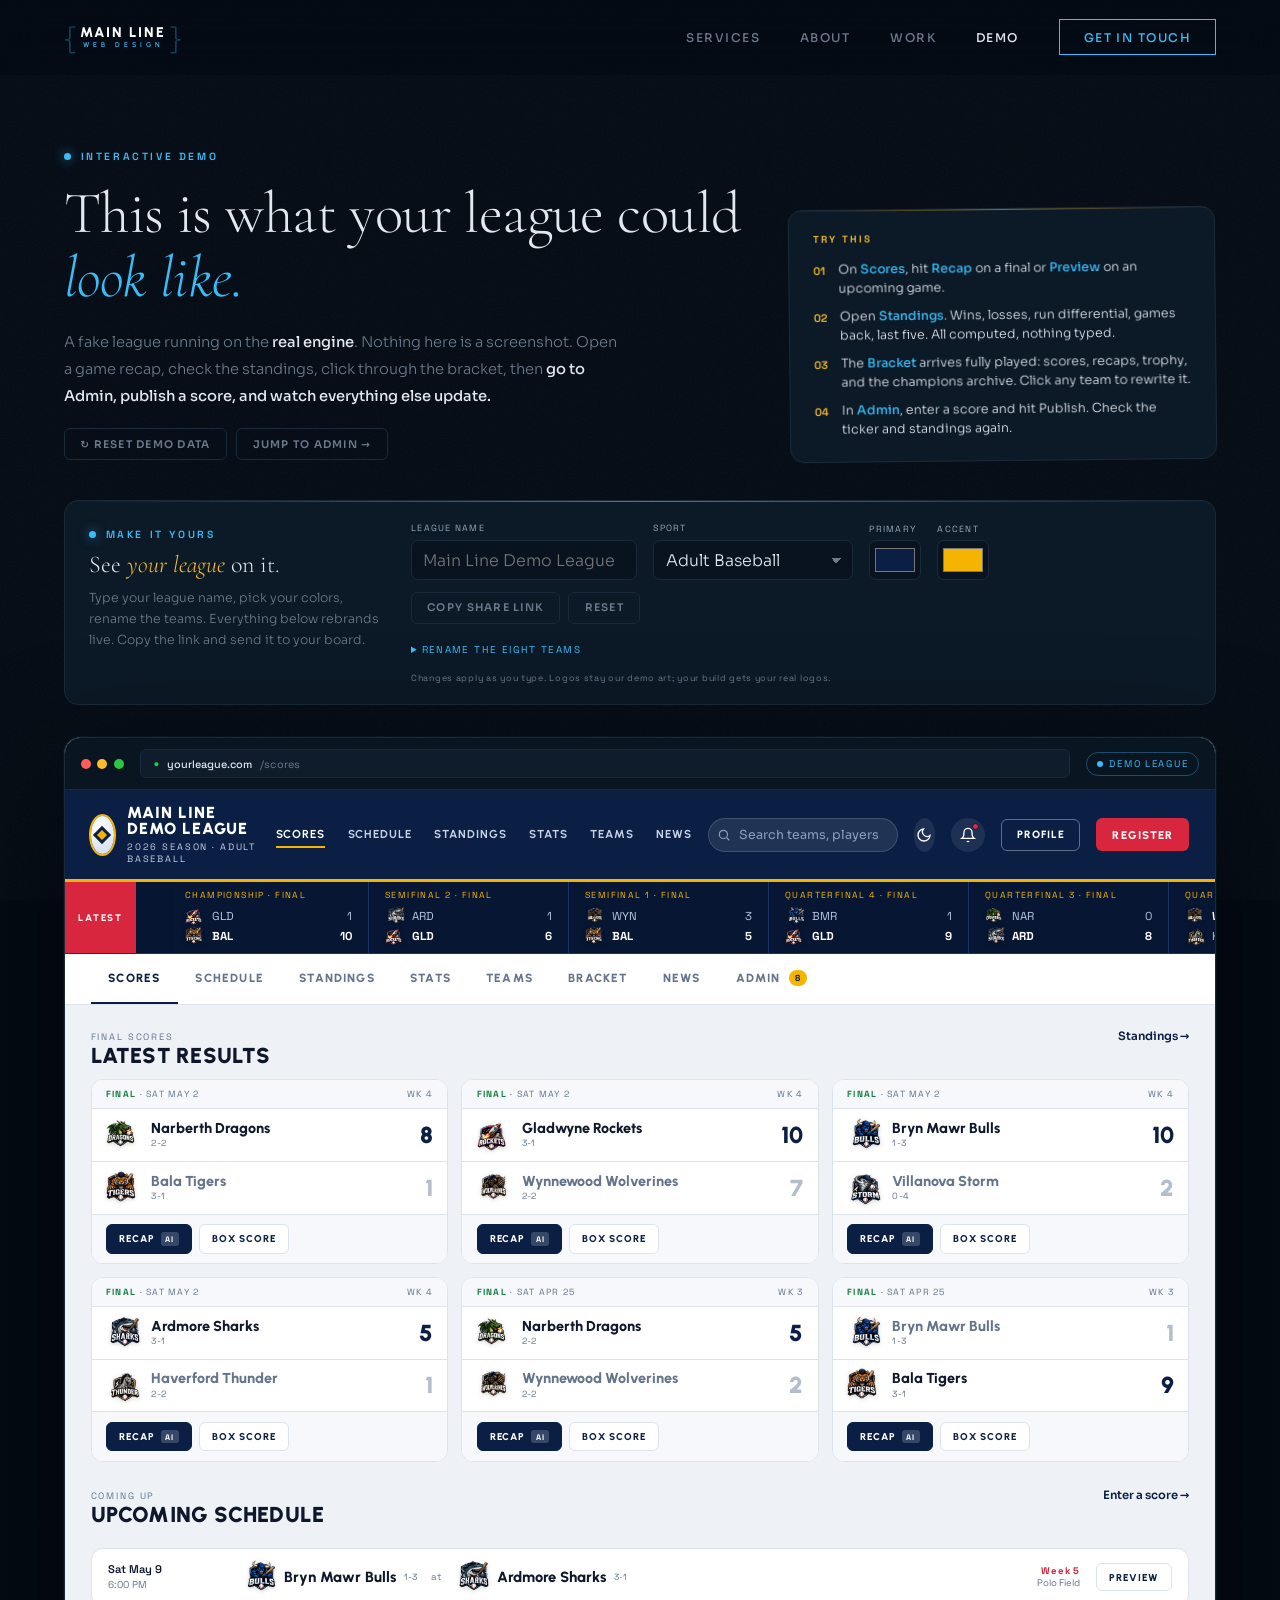
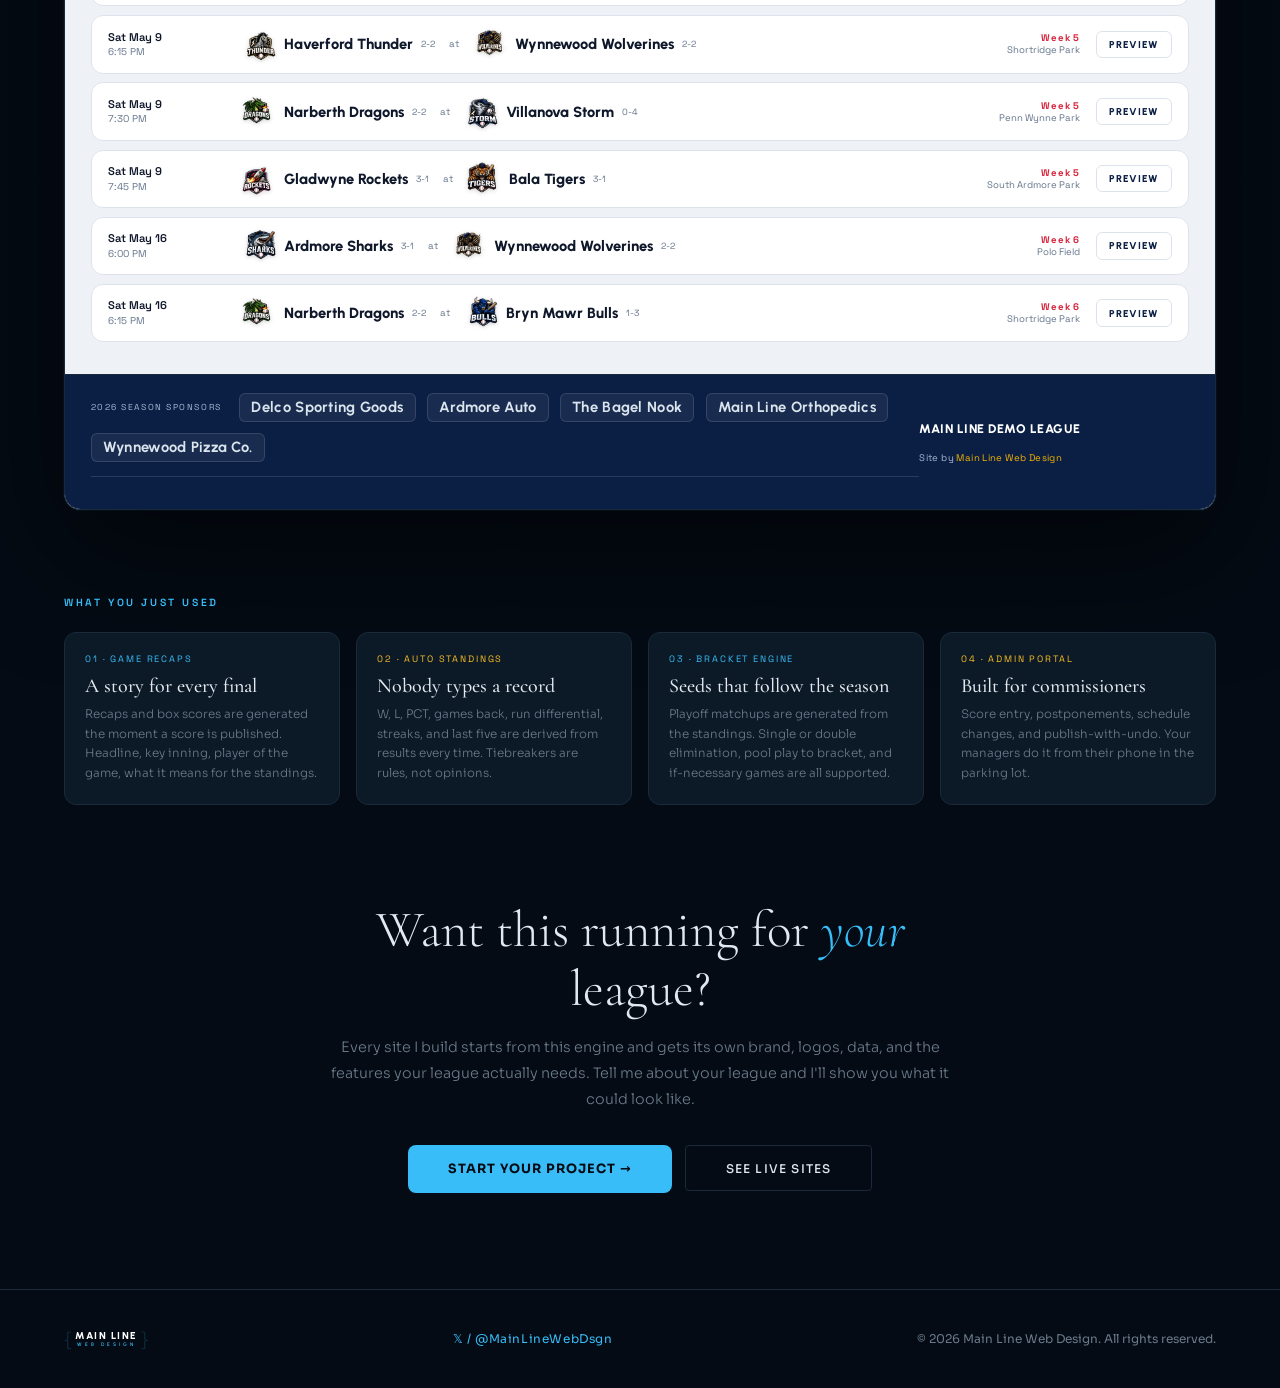
<file: demo.html>
<!DOCTYPE html>
<html lang="en">
<head>
<meta charset="UTF-8">
<meta name="viewport" content="width=device-width, initial-scale=1.0">
<title>Live Demo | Main Line Web Design</title>
<meta name="description" content="Click around a working league site. Game recaps, previews, box scores, auto standings, a clickable playoff bracket, and a commissioner admin that updates everything the moment a score is published.">
<meta name="robots" content="index, follow">
<link rel="canonical" href="https://mainline-webdesign.com/demo.html">
<meta property="og:type" content="website">
<meta property="og:url" content="https://mainline-webdesign.com/demo.html">
<meta property="og:title" content="Live Demo | Main Line Web Design">
<meta property="og:description" content="A working league site you can click around. Publish a score in the admin and watch the standings, ticker, recaps, and bracket update.">
<meta property="og:image" content="https://mainline-webdesign.com/og-card.png">
<meta property="og:image:width" content="1200">
<meta property="og:image:height" content="630">
<meta name="twitter:card" content="summary_large_image">
<meta name="twitter:image" content="https://mainline-webdesign.com/og-card.png">
<link rel="icon" type="image/svg+xml" href="favicon.svg">
<meta name="theme-color" content="#040b14">
<link rel="preconnect" href="https://fonts.googleapis.com">
<link rel="preconnect" href="https://fonts.gstatic.com" crossorigin>
<style>
@import url('https://fonts.googleapis.com/css2?family=Urbanist:wght@300;400;500;600;700;800;900&family=Space+Grotesk:wght@300;400;500;600;700&family=Sora:wght@300;400;500;600;700;800&family=Cormorant+Garamond:ital,wght@0,300;0,400;0,600;1,300;1,400&display=swap');
*,*::before,*::after{margin:0;padding:0;box-sizing:border-box}
:root{--bg:#040b14;--fg:#e2e8f0;--accent:#38bdf8;--accent2:#fbbf24;--muted:#6a7a8a;--card:#0c1926;--border:#1a2a3a;--serif:'Cormorant Garamond',Georgia,serif;--sans:'Sora',system-ui,sans-serif;--heading:'Urbanist',sans-serif;--mono:'Space Grotesk',monospace;
  --lg-bg:#eef2f7;--lg-card:#ffffff;--lg-navy:#0b1f45;--lg-navy2:#132b5c;--lg-ink:#0f172a;--lg-muted:#64748b;--lg-line:#dde3ec;--lg-gold:#f5b400;--lg-red:#d7263d;--lg-green:#15803d;--lg-soft:#f6f8fb;--lg-acc:var(--lg-navy)}
html{scroll-behavior:smooth}
body{background:var(--bg);color:var(--fg);font-family:var(--sans);-webkit-font-smoothing:antialiased;overflow-x:hidden;position:relative}
body::before{content:'';position:fixed;inset:0;z-index:0;pointer-events:none;opacity:.045;background-image:url("data:image/svg+xml,%3Csvg xmlns='http://www.w3.org/2000/svg' width='220' height='220'%3E%3Cfilter id='n'%3E%3CfeTurbulence type='fractalNoise' baseFrequency='.9' numOctaves='3' stitchTiles='stitch'/%3E%3C/filter%3E%3Crect width='100%25' height='100%25' filter='url(%23n)'/%3E%3C/svg%3E")}
a{color:inherit;text-decoration:none}
button{font-family:inherit}
img{display:block}

/* NAV (mirrors index.html) */
nav{position:fixed;top:0;left:0;right:0;z-index:100;padding:1.2rem 4rem;display:flex;justify-content:space-between;align-items:center;backdrop-filter:blur(20px);background:rgba(4,11,20,.85)}
.nav-logo{display:flex;align-items:center;gap:0}
.nav-logo .bracket{font-family:var(--mono);font-size:28px;font-weight:300;color:var(--accent);opacity:.3;line-height:1}
.nav-logo .bl{padding-right:4px}.nav-logo .br{padding-left:4px}
.nav-logo .nav-text{display:flex;flex-direction:column;align-items:center;line-height:1}
.nav-logo .n1{font-family:var(--heading);font-size:14px;font-weight:800;text-transform:uppercase;color:#fff;letter-spacing:2px}
.nav-logo .n2{font-family:var(--heading);font-size:7px;font-weight:600;text-transform:uppercase;color:var(--accent);letter-spacing:4px;margin-top:1px}
.nav-links{display:flex;gap:2.5rem;align-items:center}
.nav-links a{font-size:.75rem;letter-spacing:.12em;text-transform:uppercase;color:var(--muted);transition:color .3s;font-weight:500}
.nav-links a:hover,.nav-links a.on{color:var(--fg)}
.nav-cta{color:var(--accent)!important;border:1px solid var(--accent);padding:.6rem 1.5rem;transition:all .3s!important}
.nav-cta:hover{background:var(--accent);color:var(--bg)!important}
.nav-toggle{display:none;flex-direction:column;justify-content:center;gap:5px;width:44px;height:44px;padding:0;background:none;border:none;cursor:pointer;position:relative;z-index:2}
.nav-toggle span{display:block;width:24px;height:2px;background:var(--fg);border-radius:2px;transition:transform .3s,opacity .3s;margin:0 auto}
nav.open .nav-toggle span:nth-child(1){transform:translateY(7px) rotate(45deg)}
nav.open .nav-toggle span:nth-child(2){opacity:0}
nav.open .nav-toggle span:nth-child(3){transform:translateY(-7px) rotate(-45deg)}

/* PAGE HEADER */
.dhead{position:relative;z-index:1;padding:9rem 4rem 2.5rem;display:grid;grid-template-columns:1.35fr .85fr;gap:3rem;align-items:end;max-width:1320px;margin:0 auto}
.label{font-family:var(--mono);font-size:.65rem;letter-spacing:.25em;text-transform:uppercase;color:var(--accent);margin-bottom:1.2rem;font-weight:600;display:inline-flex;align-items:center;gap:.6rem}
.label .dot{width:7px;height:7px;border-radius:50%;background:var(--accent);box-shadow:0 0 12px rgba(56,189,248,.7);animation:pulse 2.2s ease-in-out infinite}
@keyframes pulse{0%,100%{opacity:1}50%{opacity:.45}}
.dhead h1{font-family:var(--serif);font-size:clamp(2.4rem,4.6vw,4rem);font-weight:300;line-height:1.08;letter-spacing:-.01em}
.dhead h1 em{font-style:italic;color:var(--accent)}
.dhead p{font-size:.92rem;color:var(--muted);line-height:1.85;font-weight:300;margin-top:1.2rem;max-width:560px}
.dhead p strong{color:var(--fg);font-weight:500}
.howto{background:var(--card);border:1px solid var(--border);border-radius:14px;padding:1.4rem 1.5rem;position:relative;transform:rotate(-.6deg)}
.howto::before{content:'';position:absolute;top:0;left:0;right:0;height:1px;background:linear-gradient(90deg,transparent,rgba(251,191,36,.5),transparent)}
.howto .t{font-family:var(--mono);font-size:.62rem;letter-spacing:.2em;text-transform:uppercase;color:var(--accent2);margin-bottom:.9rem;font-weight:600}
.howto ol{list-style:none;display:flex;flex-direction:column;gap:.6rem}
.howto li{display:flex;gap:.8rem;font-size:.78rem;color:var(--fg);line-height:1.5;font-weight:300}
.howto li b{font-family:var(--mono);font-size:.68rem;color:var(--accent2);font-weight:600;flex-shrink:0;margin-top:.15rem}
.howto li span em{font-style:normal;color:var(--accent);font-weight:500}
.dtools{display:flex;gap:.6rem;margin-top:1.1rem}
.tbtn{padding:.55rem .95rem;border-radius:6px;border:1px solid var(--border);background:transparent;color:var(--muted);font-size:.66rem;letter-spacing:.12em;text-transform:uppercase;font-weight:600;cursor:pointer;transition:all .25s}
.tbtn:hover{border-color:rgba(56,189,248,.4);color:var(--accent)}

/* BROWSER FRAME */
.frame-wrap{position:relative;z-index:1;padding:0 4rem 3rem;max-width:1320px;margin:0 auto}
.frame{border:1px solid var(--border);border-radius:16px;overflow:hidden;background:var(--lg-bg);box-shadow:0 40px 120px rgba(0,0,0,.55),0 0 0 1px rgba(56,189,248,.06);position:relative}
.chrome{display:flex;align-items:center;gap:1rem;padding:.7rem 1rem;background:#0a1522;border-bottom:1px solid var(--border)}
.chrome .dots{display:flex;gap:.4rem}.chrome .dots i{width:10px;height:10px;border-radius:50%;background:#1f2f40}
.chrome .dots i:nth-child(1){background:#ff5f57}.chrome .dots i:nth-child(2){background:#febc2e}.chrome .dots i:nth-child(3){background:#28c840}
.chrome .url{flex:1;background:#0e1c2c;border:1px solid var(--border);border-radius:6px;padding:.4rem .8rem;font-family:var(--mono);font-size:.68rem;color:var(--muted);display:flex;align-items:center;gap:.5rem}
.chrome .url .lock{color:#28c840;font-size:.6rem}
.chrome .url b{color:var(--fg);font-weight:500}
.chrome .live{font-family:var(--mono);font-size:.6rem;letter-spacing:.18em;text-transform:uppercase;color:var(--accent);border:1px solid rgba(56,189,248,.35);padding:.3rem .6rem;border-radius:100px;display:flex;align-items:center;gap:.4rem}
.chrome .live i{width:6px;height:6px;border-radius:50%;background:var(--accent);animation:pulse 1.6s ease-in-out infinite}

/* LEAGUE SITE (light product theme) */
.lg{color:var(--lg-ink);font-family:var(--sans)}
.logo{display:inline-block;flex-shrink:0;width:28px;height:28px}
.logo img{width:100%;height:100%;object-fit:contain;filter:drop-shadow(0 1px 2px rgba(0,0,0,.18))}
.logo.s{width:22px;height:22px}.logo.m{width:34px;height:34px}.logo.l{width:48px;height:48px}.logo.xl{width:96px;height:96px}
.lg-mast{background:var(--lg-navy);color:#fff;display:flex;align-items:center;justify-content:space-between;padding:.9rem 1.6rem;gap:1rem;border-bottom:3px solid var(--lg-gold)}
.lg-brand{display:flex;align-items:center;gap:.8rem}
.lg-mark{width:38px;height:38px;border-radius:50%;background:radial-gradient(circle at 30% 30%,#fff,#dbe4f3 70%);display:grid;place-items:center;box-shadow:0 0 0 2px var(--lg-gold)}
.lg-mark svg{width:22px;height:22px}
.lg-brand .b1{font-family:var(--heading);font-weight:900;font-size:1rem;letter-spacing:.06em;text-transform:uppercase;line-height:1}
.lg-brand .b2{font-family:var(--mono);font-size:.58rem;letter-spacing:.2em;text-transform:uppercase;color:#c7d2e5;margin-top:.25rem}
.lg-nav{display:flex;gap:1.4rem;align-items:center}
.lg-nav span{font-family:var(--heading);font-size:.72rem;font-weight:700;letter-spacing:.08em;text-transform:uppercase;color:#c7d2e5;cursor:pointer;padding:.35rem 0;border-bottom:2px solid transparent;transition:all .2s}
.lg-nav span:hover{color:#fff}
.lg-nav span.on{color:#fff;border-color:var(--lg-gold)}
.lg-reg{background:var(--lg-red);color:#fff;border:none;border-radius:6px;padding:.6rem 1rem;font-family:var(--heading);font-weight:800;font-size:.7rem;letter-spacing:.1em;text-transform:uppercase;cursor:pointer;transition:transform .2s,box-shadow .2s}
.lg-reg:hover{transform:translateY(-1px);box-shadow:0 8px 20px rgba(215,38,61,.35)}

/* TICKER */
.tk{background:#071633;color:#fff;overflow:hidden;border-bottom:1px solid #1c3266;position:relative}
.tk::before{content:'Latest';position:absolute;left:0;top:0;bottom:0;z-index:2;background:var(--lg-red);color:#fff;font-family:var(--heading);font-weight:800;font-size:.6rem;letter-spacing:.2em;text-transform:uppercase;display:flex;align-items:center;padding:0 .8rem;box-shadow:8px 0 20px rgba(7,22,51,.9)}
.tk-track{display:flex;width:max-content;animation:tkScroll 60s linear infinite;padding-left:6.5rem}
.tk:hover .tk-track{animation-play-state:paused}
@keyframes tkScroll{from{transform:translateX(0)}to{transform:translateX(-50%)}}
.tk-item{display:flex;flex-direction:column;justify-content:center;padding:.45rem 1rem;border-right:1px solid #1c3266;min-width:200px;font-family:var(--mono);cursor:pointer;transition:background .2s}
.tk-item:hover{background:#0c1f47}
.tk-item .st{font-size:.55rem;letter-spacing:.16em;text-transform:uppercase;color:#8fa3c7;margin-bottom:.3rem}
.tk-item .row{display:grid;grid-template-columns:20px 1fr auto;align-items:center;gap:.45rem;font-size:.72rem;line-height:1.5}
.tk-item .row .logo{width:20px;height:20px}
.tk-item .row.w{font-weight:700;color:#fff}.tk-item .row:not(.w){color:#b9c6de}

/* TABS */
.lg-tabs{display:flex;gap:0;background:var(--lg-card);border-bottom:1px solid var(--lg-line);padding:0 1.6rem;overflow-x:auto}
.lg-tab{padding:.95rem 1.1rem;font-family:var(--heading);font-weight:800;font-size:.74rem;letter-spacing:.1em;text-transform:uppercase;color:var(--lg-muted);border:none;background:none;cursor:pointer;border-bottom:3px solid transparent;margin-bottom:-1px;white-space:nowrap;display:flex;align-items:center;gap:.5rem;transition:color .2s}
.lg-tab:hover{color:var(--lg-ink)}
.lg-tab.on{color:var(--lg-acc);border-color:var(--lg-navy)}
.lg-tab .pill{font-family:var(--mono);font-size:.55rem;background:var(--lg-gold);color:var(--lg-acc);padding:.15rem .4rem;border-radius:100px;letter-spacing:.05em}
.panel{display:none;padding:1.5rem 1.6rem 2rem;min-height:560px;animation:fadeUp .35s ease}
.panel.on{display:block}
.panel.adm-panel{padding:0}
@keyframes fadeUp{from{transform:translateY(6px)}to{transform:translateY(0)}}
.sec-h{display:flex;align-items:baseline;justify-content:space-between;margin-bottom:.8rem;gap:1rem}
.sec-h .eyebrow{font-family:var(--mono);font-size:.58rem;letter-spacing:.2em;text-transform:uppercase;color:var(--lg-muted);margin-bottom:.15rem}
.sec-h h3{font-family:var(--heading);font-weight:900;font-size:1.35rem;text-transform:uppercase;letter-spacing:.01em;color:var(--lg-ink);line-height:1}
.sec-h .lnk{font-size:.72rem;font-weight:600;color:var(--lg-acc);cursor:pointer}

/* GAME CARDS */
.res-grid{display:grid;grid-template-columns:repeat(3,1fr);gap:.8rem}
.gcard{background:var(--lg-card);border:1px solid var(--lg-line);border-radius:12px;overflow:hidden;transition:transform .2s,box-shadow .2s;display:flex;flex-direction:column}
.gcard:hover{transform:translateY(-2px);box-shadow:0 12px 30px rgba(15,23,42,.09)}
.gcard .gh{display:flex;justify-content:space-between;align-items:center;padding:.5rem .9rem;background:var(--lg-soft);border-bottom:1px solid var(--lg-line);font-family:var(--mono);font-size:.56rem;letter-spacing:.14em;text-transform:uppercase;color:var(--lg-muted)}
.gcard .gh b{color:var(--lg-ink);font-weight:700}
.gcard .gh .fin{color:var(--lg-green);font-weight:700}
.gcard .gh .ppd{color:var(--lg-red);font-weight:700}
.gcard .gt{display:grid;grid-template-columns:auto 1fr auto;align-items:center;gap:.7rem;padding:.55rem .9rem}
.gcard .gt + .gt{border-top:1px solid var(--lg-line)}
.gcard .gt .nm{font-family:var(--heading);font-weight:800;font-size:.9rem;color:var(--lg-muted);line-height:1.1}
.gcard .gt .nm small{display:block;font-family:var(--mono);font-weight:400;font-size:.56rem;color:var(--lg-muted);margin-top:.15rem;letter-spacing:.04em}
.gcard .gt .runs{font-family:var(--heading);font-weight:900;font-size:1.45rem;color:#b4bdcb;min-width:1.6ch;text-align:right}
.gcard .gt.w .nm,.gcard .gt.w .runs{color:var(--lg-ink)}
.gcard .gt.w .runs{color:var(--lg-acc)}
.gcard .gf{display:flex;gap:.45rem;padding:.6rem .9rem;border-top:1px solid var(--lg-line);background:var(--lg-soft);margin-top:auto}
.gbtn{padding:.45rem .75rem;border-radius:6px;border:1px solid var(--lg-line);background:#fff;color:var(--lg-acc);font-family:var(--heading);font-weight:800;font-size:.62rem;letter-spacing:.1em;text-transform:uppercase;cursor:pointer;transition:all .2s;display:inline-flex;align-items:center;gap:.35rem}
.gbtn:hover{border-color:var(--lg-navy);background:var(--lg-soft)}
.gbtn.solid{background:var(--lg-navy);color:#fff;border-color:var(--lg-navy)}
.gbtn.solid:hover{background:var(--lg-navy2)}
.gbtn.gold{background:var(--lg-gold);color:var(--lg-acc);border-color:var(--lg-gold)}
.gbtn.gold:hover{filter:brightness(1.05)}
.gbtn .ai{font-family:var(--mono);font-size:.5rem;background:rgba(255,255,255,.18);padding:.1rem .3rem;border-radius:3px;letter-spacing:.1em}
.up-list{display:flex;flex-direction:column;gap:.55rem;margin-top:1.4rem}
.up-row{display:grid;grid-template-columns:118px 1fr auto auto;align-items:center;gap:1rem;background:var(--lg-card);border:1px solid var(--lg-line);border-radius:12px;padding:.7rem 1rem}
.up-row .when{font-family:var(--mono);font-size:.62rem;color:var(--lg-muted);line-height:1.5}
.up-row .when b{display:block;color:var(--lg-ink);font-weight:600;font-size:.7rem}
.up-row .who{display:flex;align-items:center;gap:.7rem;flex-wrap:wrap}
.up-row .who .tm{display:flex;align-items:center;gap:.5rem;font-family:var(--heading);font-weight:800;font-size:.92rem;color:var(--lg-ink)}
.up-row .who .tm small{font-family:var(--mono);font-weight:400;font-size:.56rem;color:var(--lg-muted)}
.up-row .who .at{font-family:var(--mono);font-size:.6rem;color:var(--lg-muted);padding:0 .2rem}
.up-row .fld{font-family:var(--mono);font-size:.6rem;color:var(--lg-muted);text-align:right}
.up-row .fld b{display:block;color:var(--lg-red);font-weight:700;letter-spacing:.1em}

/* STANDINGS */
.st-wrap{background:var(--lg-card);border:1px solid var(--lg-line);border-radius:12px;overflow:hidden}
.st-wrap .tbl{overflow-x:auto}
table{width:100%;border-collapse:collapse;font-size:.8rem}
thead th{font-family:var(--mono);font-size:.56rem;letter-spacing:.16em;text-transform:uppercase;color:#fff;background:var(--lg-navy);padding:.65rem .8rem;text-align:right;white-space:nowrap;font-weight:600}
thead th:first-child,thead th:nth-child(2){text-align:left}
tbody td{padding:.5rem .8rem;border-top:1px solid var(--lg-line);text-align:right;font-family:var(--mono);font-size:.74rem;color:var(--lg-ink);white-space:nowrap;transition:background .4s}
tbody td:first-child,tbody td:nth-child(2){text-align:left}
tbody tr:hover td{background:var(--lg-soft)}
tbody tr.flash td{background:#fff7d6}
td .rk{font-family:var(--heading);font-weight:900;color:var(--lg-muted);width:1.5ch;display:inline-block}
td .tm{display:flex;align-items:center;gap:.6rem;font-family:var(--heading);font-weight:800;font-size:.88rem}
td.pos{color:var(--lg-green);font-weight:600}td.neg{color:var(--lg-red);font-weight:600}
td .l5{display:inline-flex;gap:.18rem}
td .l5 i{width:12px;height:12px;border-radius:3px;display:inline-grid;place-items:center;font-size:.48rem;font-weight:700;color:#fff;font-style:normal}
td .l5 i.W{background:var(--lg-green)}td .l5 i.L{background:#cbd5e1}
.st-note{display:flex;justify-content:space-between;align-items:center;padding:.6rem .9rem;background:var(--lg-soft);border-top:1px solid var(--lg-line);font-family:var(--mono);font-size:.58rem;color:var(--lg-muted);letter-spacing:.06em}
.st-note b{color:var(--lg-acc)}

/* BRACKET */
.br-top{display:flex;justify-content:space-between;align-items:center;gap:1rem;margin-bottom:1rem;flex-wrap:wrap}
.br-hint{font-size:.72rem;color:var(--lg-muted)}
.br-hint b{color:var(--lg-ink);font-weight:600}
.br-btns{display:flex;gap:.5rem}
.lbtn{padding:.55rem .9rem;border-radius:6px;border:1px solid var(--lg-line);background:var(--lg-card);color:var(--lg-acc);font-family:var(--heading);font-weight:800;font-size:.64rem;letter-spacing:.1em;text-transform:uppercase;cursor:pointer;transition:all .2s}
.lbtn:hover{border-color:var(--lg-navy);background:var(--lg-soft)}
.lbtn.solid{background:var(--lg-navy);color:#fff;border-color:var(--lg-navy)}
.lbtn.solid:hover{background:var(--lg-navy2)}
.pbracket{display:block}
.br-rounds{display:grid;grid-template-columns:repeat(3,minmax(230px,1fr));gap:2.4rem;overflow-x:auto;padding-bottom:.6rem}
.round{display:flex;flex-direction:column;min-width:230px}
.round .rt{align-self:center;font-family:var(--heading);font-weight:800;font-size:.68rem;letter-spacing:.18em;text-transform:uppercase;color:#fff;background:var(--lg-navy);border-radius:100px;padding:.35rem .95rem;margin-bottom:1rem}
.round .mus{flex:1;display:flex;flex-direction:column;justify-content:space-around;gap:2rem}
.pair{position:relative;display:flex;flex-direction:column;gap:1.1rem}
.pair::before{content:'';position:absolute;right:-1.3rem;top:25%;bottom:25%;width:1.1rem;border:2px solid var(--lg-line);border-left:0;border-radius:0 10px 10px 0}
.pair::after{content:'';position:absolute;right:-2.4rem;top:50%;width:1.1rem;height:2px;background:var(--lg-line);transform:translateY(-50%)}
.pair.fp::before,.pair.fp::after{display:none}
.mu-hint{font-family:var(--mono);font-size:.54rem;letter-spacing:.1em;text-transform:uppercase;color:var(--lg-muted)}
.mu{background:var(--lg-card);border:1px solid var(--lg-line);border-radius:10px;overflow:hidden;position:relative}
.mu .slot{display:grid;grid-template-columns:20px auto 1fr auto auto;align-items:center;gap:.55rem;padding:.5rem .7rem;cursor:pointer;transition:background .2s;user-select:none}
.mu .slot + .slot{border-top:1px solid var(--lg-line)}
.mu .slot:hover{background:var(--lg-soft)}
.mu .slot .sd{font-family:var(--mono);font-size:.58rem;color:var(--lg-muted);text-align:center}
.mu .slot .nm{font-family:var(--heading);font-weight:800;font-size:.84rem;color:var(--lg-ink)}
.mu .slot .chk{font-family:var(--mono);font-size:.58rem;color:var(--lg-green);opacity:0;transition:opacity .2s;font-weight:600}
.mu .slot.win{background:linear-gradient(90deg,rgba(245,180,0,.16),transparent)}
.mu .slot.win .chk{opacity:1}
.mu .slot.lose .nm{color:var(--lg-muted);text-decoration:line-through;text-decoration-color:rgba(100,116,139,.5)}
.mu .slot.lose .logo{filter:grayscale(1);opacity:.45}
.mu .slot.tbd{cursor:default;grid-template-columns:20px 1fr}.mu .slot.tbd .nm{color:var(--lg-muted);font-weight:500;font-family:var(--mono);font-size:.66rem}
.champ{display:flex;flex-direction:column;align-items:center;justify-content:center;text-align:center;background:var(--lg-navy);color:#fff;border-radius:14px;padding:1.4rem 1rem;min-height:240px;position:relative;overflow:hidden;align-self:center;width:100%}
.champ::before{content:'';position:absolute;inset:0;background:radial-gradient(circle at 50% 20%,rgba(245,180,0,.38),transparent 60%);opacity:0;transition:opacity .6s}
.champ.has::before{opacity:1}
.champ .ct{font-family:var(--mono);font-size:.55rem;letter-spacing:.22em;text-transform:uppercase;color:#a9b8d6;margin-bottom:.8rem;position:relative}
.champ .cl{position:relative;width:96px;height:96px;margin:0 auto .5rem;display:grid;place-items:center}
.champ .cl .logo{filter:grayscale(1);opacity:.25;transition:all .6s}
.champ.has .cl .logo{filter:none;opacity:1;transform:scale(1.05)}
.champ .cl .trophy{position:absolute;right:-10px;bottom:-6px;font-size:1.8rem;line-height:1;transform:scale(0) rotate(-20deg);transition:transform .5s cubic-bezier(.34,1.56,.64,1) .15s;filter:drop-shadow(0 4px 10px rgba(0,0,0,.4))}
.champ.has .cl .trophy{transform:scale(1) rotate(0)}
.champ .cn{font-family:var(--heading);font-weight:900;font-size:1.05rem;line-height:1.1;text-transform:uppercase;letter-spacing:.02em;position:relative}
.champ .cn.tbd{color:#a9b8d6;font-weight:500;font-size:.68rem;font-family:var(--mono);text-transform:none}
.champ .cs{font-family:var(--mono);font-size:.58rem;color:var(--lg-gold);margin-top:.4rem;letter-spacing:.1em;position:relative}
.champ .cf{position:absolute;inset:0;pointer-events:none;opacity:0}
.champ.has .cf{opacity:1}
.champ .cf i{position:absolute;top:-10px;width:6px;height:10px;border-radius:2px;animation:confetti 2.6s linear infinite}
@keyframes confetti{0%{transform:translateY(-10px) rotate(0);opacity:0}10%{opacity:1}100%{transform:translateY(260px) rotate(540deg);opacity:0}}

/* ADMIN (SaaS dashboard) */
.adm{display:grid;grid-template-columns:200px 1fr;min-height:620px;background:var(--lg-bg)}
.adm-rail{background:var(--lg-navy);color:#fff;padding:1rem .8rem;display:flex;flex-direction:column;gap:.2rem}
.adm-rail .rb{display:flex;align-items:center;gap:.6rem;padding:.4rem .5rem .9rem;border-bottom:1px solid rgba(255,255,255,.1);margin-bottom:.6rem}
.adm-rail .rb .lg-mark{width:30px;height:30px}
.adm-rail .rb b{font-family:var(--heading);font-weight:800;font-size:.78rem;letter-spacing:.04em;text-transform:uppercase;line-height:1.1;display:block}
.adm-rail .rb span{font-family:var(--mono);font-size:.52rem;color:#a9b8d6;letter-spacing:.14em;text-transform:uppercase}
.adm-rail .ri{display:flex;align-items:center;gap:.6rem;padding:.55rem .6rem;border-radius:7px;font-family:var(--heading);font-weight:700;font-size:.74rem;color:#c7d2e5;cursor:pointer;transition:all .2s}
.adm-rail .ri svg{width:15px;height:15px;opacity:.8}
.adm-rail .ri:hover{background:rgba(255,255,255,.06);color:#fff}
.adm-rail .ri.on{background:var(--lg-gold);color:var(--lg-acc)}
.adm-rail .ri.on svg{opacity:1}
.adm-rail .ri .cnt{margin-left:auto;font-family:var(--mono);font-size:.55rem;background:var(--lg-red);color:#fff;padding:.1rem .4rem;border-radius:100px}
.adm-rail .ri.on .cnt{background:var(--lg-navy);color:#fff}
.adm-rail .ru{margin-top:auto;display:flex;align-items:center;gap:.6rem;padding:.7rem .5rem 0;border-top:1px solid rgba(255,255,255,.1)}
.adm-rail .ru .av{width:28px;height:28px;border-radius:50%;background:var(--lg-gold);color:var(--lg-acc);display:grid;place-items:center;font-family:var(--heading);font-weight:900;font-size:.66rem}
.adm-rail .ru b{font-family:var(--heading);font-weight:700;font-size:.72rem;display:block;line-height:1}
.adm-rail .ru span{font-family:var(--mono);font-size:.52rem;color:#a9b8d6;letter-spacing:.1em}
.adm-main{padding:1.3rem 1.5rem 1.8rem;min-width:0}
.adm-h{display:flex;justify-content:space-between;align-items:flex-end;gap:1rem;flex-wrap:wrap;margin-bottom:1.1rem}
.adm-h .crumb{font-family:var(--mono);font-size:.56rem;letter-spacing:.18em;text-transform:uppercase;color:var(--lg-muted);margin-bottom:.3rem}
.adm-h h3{font-family:var(--heading);font-weight:900;font-size:1.4rem;color:var(--lg-ink);line-height:1;letter-spacing:-.01em}
.adm-h p{font-size:.72rem;color:var(--lg-muted);margin-top:.3rem}
.adm-h .acts{display:flex;gap:.5rem}
.kpis{display:grid;grid-template-columns:repeat(4,1fr);gap:.7rem;margin-bottom:1.1rem}
.kpi{background:var(--lg-card);border:1px solid var(--lg-line);border-radius:10px;padding:.8rem .95rem;position:relative;overflow:hidden}
.kpi::before{content:'';position:absolute;left:0;top:0;bottom:0;width:3px;background:var(--lg-navy)}
.kpi:nth-child(1)::before{background:var(--lg-red)}.kpi:nth-child(2)::before{background:var(--lg-green)}.kpi:nth-child(3)::before{background:var(--lg-gold)}
.kpi .k{font-family:var(--mono);font-size:.54rem;letter-spacing:.18em;text-transform:uppercase;color:var(--lg-muted)}
.kpi .v{font-family:var(--heading);font-weight:900;font-size:1.5rem;color:var(--lg-ink);line-height:1.1;margin-top:.2rem}
.kpi .d{font-family:var(--mono);font-size:.56rem;color:var(--lg-muted);margin-top:.15rem}
.kpi .d.g{color:var(--lg-green)}.kpi .d.r{color:var(--lg-red)}
.adm-grid{display:grid;grid-template-columns:minmax(0,1fr) 260px;gap:.9rem;align-items:start}
.adm-card{background:var(--lg-card);border:1px solid var(--lg-line);border-radius:12px;overflow:hidden}
.adm-card .ch{display:flex;justify-content:space-between;align-items:center;gap:.8rem;padding:.75rem 1rem;border-bottom:1px solid var(--lg-line)}
.adm-card .ch h4{font-family:var(--heading);font-weight:800;font-size:.82rem;color:var(--lg-ink)}
.adm-card .ch .ft{display:flex;gap:.35rem}
.chip{font-family:var(--mono);font-size:.54rem;letter-spacing:.12em;text-transform:uppercase;padding:.28rem .55rem;border-radius:100px;border:1px solid var(--lg-line);color:var(--lg-muted);background:#fff;cursor:default}
.chip.on{background:var(--lg-navy);color:#fff;border-color:var(--lg-navy)}
.stbl{width:100%;border-collapse:collapse}
.stbl th{font-family:var(--mono);font-size:.52rem;letter-spacing:.16em;text-transform:uppercase;color:var(--lg-muted);background:var(--lg-soft);padding:.5rem .8rem;text-align:left;font-weight:600;border-bottom:1px solid var(--lg-line);white-space:nowrap}
.stbl th.c{text-align:center}
.stbl td{padding:.5rem .45rem;border-bottom:1px solid var(--lg-line);vertical-align:middle;font-size:.76rem;color:var(--lg-ink)}
.stbl .gm .status{display:block;width:max-content;margin-top:.3rem}
.stbl tr.wkrow td{background:var(--lg-soft);font-family:var(--mono);font-size:.54rem;letter-spacing:.18em;text-transform:uppercase;color:var(--lg-muted);padding:.4rem .8rem}
.stbl tr:hover:not(.wkrow) td{background:#fbfcfe}
.stbl .gm{font-family:var(--mono);font-size:.58rem;color:var(--lg-muted);line-height:1.45;max-width:108px}
.stbl .gm b{display:block;color:var(--lg-ink);font-weight:600;font-size:.66rem}
.stbl .tm{display:flex;align-items:center;gap:.4rem;font-family:var(--heading);font-weight:800;font-size:.78rem;white-space:nowrap}
.stbl .tm small{font-family:var(--mono);font-weight:400;font-size:.54rem;color:var(--lg-muted)}
.stbl .sc{text-align:center}
.stbl input{width:46px;padding:.4rem .3rem;border:1px solid var(--lg-line);border-radius:6px;font-family:var(--heading);font-weight:800;font-size:.95rem;text-align:center;color:var(--lg-ink);background:#fff;transition:border-color .2s,box-shadow .2s}
.stbl input:focus{outline:none;border-color:var(--lg-navy);box-shadow:0 0 0 3px rgba(11,31,69,.12)}
.stbl input.err{border-color:var(--lg-red);box-shadow:0 0 0 3px rgba(215,38,61,.15)}
.stbl .at{font-family:var(--mono);font-size:.56rem;color:var(--lg-muted);text-align:center}
.stbl .status{font-family:var(--mono);font-size:.54rem;letter-spacing:.12em;text-transform:uppercase;padding:.25rem .5rem;border-radius:100px;white-space:nowrap;display:inline-block}
.stbl .status.up{background:#eef2ff;color:#3730a3}.stbl .status.pd{background:#fee2e2;color:#991b1b}
.stbl .acts{display:flex;gap:.3rem;justify-content:flex-end;white-space:nowrap}
.pub{padding:.4rem .6rem;border-radius:6px;border:none;background:var(--lg-navy);color:#fff;font-family:var(--heading);font-weight:800;font-size:.6rem;letter-spacing:.12em;text-transform:uppercase;cursor:pointer;transition:all .2s}
.pub:hover{background:var(--lg-navy2);transform:translateY(-1px)}
.pub.done{background:var(--lg-green)}
.ibtn{width:30px;height:30px;border-radius:6px;border:1px solid var(--lg-line);background:#fff;color:var(--lg-muted);cursor:pointer;display:inline-grid;place-items:center;transition:all .2s}
.ibtn:hover{border-color:var(--lg-red);color:var(--lg-red)}
.ibtn svg{width:13px;height:13px}
.act-list{display:flex;flex-direction:column}
.act{display:flex;gap:.6rem;padding:.65rem 1rem;border-bottom:1px solid var(--lg-line);align-items:flex-start}
.act:last-child{border-bottom:none}
.act .dot{width:8px;height:8px;border-radius:50%;background:var(--lg-green);margin-top:.35rem;flex-shrink:0}
.act .dot.sys{background:#94a3b8}
.act .a1{font-family:var(--heading);font-weight:700;font-size:.76rem;color:var(--lg-ink);line-height:1.25}
.act .a2{font-family:var(--mono);font-size:.54rem;color:var(--lg-muted);margin-top:.15rem;letter-spacing:.04em}
.act .undo{margin-left:auto;font-family:var(--mono);font-size:.54rem;color:var(--lg-acc);cursor:pointer;border:1px solid var(--lg-line);padding:.25rem .5rem;border-radius:5px;background:#fff;flex-shrink:0}
.act .undo:hover{border-color:var(--lg-navy)}
.empty{padding:1.1rem 1rem;font-family:var(--mono);font-size:.6rem;color:var(--lg-muted);text-align:center}
.adm-tip{padding:.8rem 1rem;background:#fff8e1;border-top:1px solid #f6dd8a;font-size:.68rem;color:#5a4300;line-height:1.55}
.adm-tip b{font-weight:700}
/* clickable standings */
tbody tr.clk{cursor:pointer}
tbody tr.clk:hover td{background:var(--lg-soft)}
.tgo{margin-left:.35rem;color:var(--lg-muted);font-weight:800;opacity:0;transition:opacity .2s,transform .2s;display:inline-block}
tbody tr.clk:hover .tgo{opacity:1;transform:translateX(2px);color:var(--lg-acc)}
/* rail badge */
.adm-rail .ri{position:relative}
.ri-badge{position:absolute;right:.5rem;top:50%;transform:translateY(-50%);min-width:16px;height:16px;padding:0 4px;border-radius:100px;background:var(--lg-red);color:#fff;font-family:var(--mono);font-size:.54rem;display:none;align-items:center;justify-content:center}
.ri-badge.on{display:inline-flex}
.adm-rail .ri.on .ri-badge{background:var(--lg-navy)}
/* admin sub-views */
.av-h{margin-bottom:1.1rem}
.av-h .crumb{font-family:var(--mono);font-size:.56rem;letter-spacing:.18em;text-transform:uppercase;color:var(--lg-muted);margin-bottom:.3rem}
.av-h h3{font-family:var(--heading);font-weight:900;font-size:1.4rem;color:var(--lg-ink);line-height:1}
.av-h p{font-size:.72rem;color:var(--lg-muted);margin-top:.3rem}
.av-2{display:grid;grid-template-columns:1fr 1fr;gap:.9rem;align-items:start}
.av-tbl{width:100%;border-collapse:collapse}
.av-tbl th{font-family:var(--mono);font-size:.52rem;letter-spacing:.16em;text-transform:uppercase;color:var(--lg-muted);background:var(--lg-soft);padding:.5rem .8rem;text-align:left;border-bottom:1px solid var(--lg-line);white-space:nowrap}
.av-tbl th.c,.av-tbl td.c{text-align:center}
.av-tbl td{padding:.55rem .8rem;border-bottom:1px solid var(--lg-line);font-size:.78rem;color:var(--lg-ink);vertical-align:middle}
.av-tbl tr:hover td{background:#fbfcfe}
.av-tbl .tm{display:flex;align-items:center;gap:.5rem;font-family:var(--heading);font-weight:800;font-size:.82rem}
.av-tbl .tm small{font-family:var(--mono);font-weight:400;font-size:.54rem;color:var(--lg-muted)}
.mini-list{display:flex;flex-direction:column}
.mini-row{display:grid;grid-template-columns:auto 1fr auto;gap:.6rem;align-items:center;padding:.5rem .9rem;border-top:1px solid var(--lg-line);font-size:.78rem}
.mini-row:first-child{border-top:none}
.mini-row .tm{display:flex;align-items:center;gap:.5rem;font-family:var(--heading);font-weight:800}
.mini-row .r{font-family:var(--mono);font-size:.66rem;color:var(--lg-muted)}
.rq{display:grid;grid-template-columns:1fr auto;gap:.7rem;align-items:center;padding:.7rem 1rem;border-top:1px solid var(--lg-line)}
.rq:first-child{border-top:none}
.rq .rq-t{font-family:var(--heading);font-weight:800;font-size:.9rem;color:var(--lg-ink)}
.rq .rq-m{font-family:var(--mono);font-size:.56rem;color:var(--lg-muted);margin-top:.2rem}
.rq .rq-b{display:flex;gap:.4rem}
.rq .approved{font-family:var(--mono);font-size:.56rem;letter-spacing:.1em;text-transform:uppercase;color:var(--lg-green);background:#dcfce7;padding:.25rem .55rem;border-radius:100px}
.gbtn.ok{background:var(--lg-green);color:#fff;border-color:var(--lg-green)}
.gbtn.no{color:var(--lg-red);border-color:#f3c2c8}
.set-row{display:flex;justify-content:space-between;align-items:center;gap:1rem;padding:.8rem 1rem;border-top:1px solid var(--lg-line)}
.set-row:first-child{border-top:none}
.set-row .sl b{font-family:var(--heading);font-weight:700;font-size:.82rem;color:var(--lg-ink);display:block}
.set-row .sl span{font-family:var(--mono);font-size:.56rem;color:var(--lg-muted)}
.sw{width:42px;height:24px;border-radius:100px;background:#cbd5e1;position:relative;cursor:pointer;flex-shrink:0;transition:background .2s}
.sw::after{content:'';position:absolute;top:3px;left:3px;width:18px;height:18px;border-radius:50%;background:#fff;transition:transform .2s;box-shadow:0 1px 3px rgba(0,0,0,.2)}
.sw.on{background:var(--lg-green)}.sw.on::after{transform:translateX(18px)}
.set-brand{display:flex;align-items:center;gap:.8rem;padding:1rem;background:var(--lg-soft);border-radius:10px;margin:0 1rem 1rem;margin-top:1rem}
.set-brand .sb-sw{width:30px;height:30px;border-radius:7px}

/* CHAMPION BANNER */
/* CHAMPION BANNER — gold, premium (matches the district tournament sites) */
.champ2{position:relative;margin-top:2.2rem}
.champ-gold{position:relative;background:linear-gradient(120deg,#c9a227,#ebcb5e 46%,#c9a227);border-radius:18px;padding:1.5rem 2.2rem;display:flex;align-items:center;justify-content:center;gap:1.9rem;box-shadow:0 20px 55px rgba(201,162,39,.42);overflow:hidden;flex-wrap:wrap;animation:champShine 3s ease-in-out infinite}
@keyframes champShine{50%{box-shadow:0 20px 66px rgba(201,162,39,.66)}}
.champ-gold::after{content:'';position:absolute;right:-50px;top:-70px;width:320px;height:320px;background:radial-gradient(circle,rgba(255,255,255,.42),transparent 62%);pointer-events:none}
.champ-tro{height:clamp(104px,17vw,160px);width:auto;flex:none;position:relative;z-index:2;filter:drop-shadow(0 6px 14px rgba(11,31,69,.42))}
.champ2.has .champ-tro{animation:troPop .7s cubic-bezier(.34,1.56,.64,1)}
@keyframes troPop{0%{transform:scale(.5) rotate(-12deg);opacity:0}100%{transform:scale(1) rotate(0);opacity:1}}
.champ-ct{position:relative;z-index:2;display:flex;flex-direction:column;align-items:center;text-align:center;gap:.34rem;min-width:0}
.champ-ct .ce{font-family:var(--heading);font-weight:800;letter-spacing:.18em;text-transform:uppercase;font-size:.64rem;color:#6b5410}
.champ-ct .cl{font-family:var(--heading);font-weight:800;letter-spacing:.26em;text-transform:uppercase;font-size:.58rem;color:#0b1f45;opacity:.72;display:flex;align-items:center;gap:.55rem}
.champ-ct .cl::before,.champ-ct .cl::after{content:'';width:24px;height:1.5px;background:rgba(11,31,69,.38)}
.champ-ct .cnm{font-family:var(--heading);font-weight:900;font-size:clamp(2.1rem,5.6vw,3.7rem);line-height:.94;text-transform:uppercase;color:#0b1f45;letter-spacing:-.012em}
.champ-ct .cnm.tbd{font-size:clamp(1.3rem,3.2vw,2rem);color:rgba(11,31,69,.5)}
.champ-ct .csub{font-family:var(--mono);font-size:.66rem;color:#6b5410;letter-spacing:.02em;margin-top:.15rem}
.champ-lg{flex:none;position:relative;z-index:2;display:flex;align-items:center}
.champ-lg .logo{width:clamp(76px,12vw,116px);height:clamp(76px,12vw,116px);filter:drop-shadow(0 4px 10px rgba(11,31,69,.32))}
@media(max-width:600px){.champ-lg{display:none}.champ-gold{gap:1.1rem;padding:1.3rem 1.2rem}}
.champ-cta{display:flex;justify-content:center;gap:.6rem;margin-top:1rem;flex-wrap:wrap}
.champ2 .cf{position:absolute;inset:0;pointer-events:none;opacity:0;z-index:3}
.champ2.has .cf{opacity:1}
.champ2 .cf i{position:absolute;top:-10px;width:6px;height:10px;border-radius:2px;animation:confetti 2.6s linear infinite}
/* CHAMPIONS ARCHIVE — hanging-banner cards */
.arch-head{margin:2.4rem 0 1rem}
.arch-head .eyebrow{font-family:var(--mono);font-size:.58rem;letter-spacing:.2em;text-transform:uppercase;color:var(--lg-muted);margin-bottom:.15rem}
.arch-head h3{font-family:var(--heading);font-weight:900;font-size:1.35rem;text-transform:uppercase;color:var(--lg-ink);line-height:1}
.arch-grid{display:grid;grid-template-columns:repeat(4,1fr);gap:1rem}
.arch{position:relative;border-radius:14px;overflow:hidden;border:1px solid var(--lg-line);background:var(--lg-card);transition:transform .2s,box-shadow .2s}
.arch:hover{transform:translateY(-4px);box-shadow:0 16px 38px rgba(15,23,42,.16)}
.arch-ban{position:relative;height:124px;display:grid;place-items:center;background:linear-gradient(150deg,var(--lg-navy),var(--lg-navy2));overflow:hidden}
.arch-ban::before{content:'';position:absolute;inset:0;background:radial-gradient(circle at 50% 128%,rgba(245,180,0,.28),transparent 58%)}
.arch-ban .logo{width:76px;height:76px;position:relative;z-index:1;filter:drop-shadow(0 6px 14px rgba(0,0,0,.42))}
.arch-ban .yr{position:absolute;top:.5rem;left:.7rem;font-family:var(--heading);font-weight:900;font-size:.82rem;color:rgba(255,255,255,.62);letter-spacing:.04em;z-index:1}
.arch-ban.gold{background:linear-gradient(150deg,#c9a227,#ebcb5e 50%,#c9a227)}
.arch-ban.gold::before{background:radial-gradient(circle at 50% 128%,rgba(255,255,255,.4),transparent 58%)}
.arch-ban.gold .yr{color:rgba(11,31,69,.72)}
.arch-ban.gold .logo{filter:drop-shadow(0 5px 12px rgba(11,31,69,.34))}
.arch-ban.tbd{background:linear-gradient(150deg,var(--lg-soft),var(--lg-line))}
.arch-ban.tbd .q{font-family:var(--heading);font-weight:900;font-size:2.4rem;color:var(--lg-muted);opacity:.55}
.arch.now .arch-ban::after{content:'NEW BANNER';position:absolute;top:.5rem;right:.55rem;background:#0b1f45;color:var(--lg-gold);font-family:var(--heading);font-weight:800;font-size:.5rem;letter-spacing:.14em;padding:.22rem .5rem;border-radius:100px;z-index:2}
.arch-ft{padding:.75rem .9rem}
.arch-ft b{display:block;font-family:var(--heading);font-weight:800;font-size:.82rem;color:var(--lg-ink);line-height:1.15}
.arch-ft small{font-family:var(--mono);font-size:.56rem;color:var(--lg-muted)}
/* MASTHEAD EXTRAS */
.lg-ico{position:relative;width:34px;height:34px;border-radius:50%;display:grid;place-items:center;background:rgba(255,255,255,.08);cursor:pointer;color:#fff}
.lg-ico svg{width:16px;height:16px}
.lg-ico i{position:absolute;top:5px;right:6px;width:7px;height:7px;border-radius:50%;background:var(--lg-red);border:1.5px solid var(--lg-navy)}
.lg-prof{background:transparent;color:#fff;border:1px solid rgba(255,255,255,.35);border-radius:6px;padding:.55rem .9rem;font-family:var(--heading);font-weight:800;font-size:.66rem;letter-spacing:.1em;text-transform:uppercase;cursor:pointer}
.lg-prof:hover{border-color:#fff}
/* DARK THEME (demo only) */
.lg-theme .sun{display:none}
.frame[data-theme="dark"] .lg-theme .moon{display:none}
.frame[data-theme="dark"] .lg-theme .sun{display:block}
.frame[data-theme="dark"]{--lg-bg:#0a1220;--lg-card:#111d2d;--lg-soft:#172433;--lg-line:#25384d;--lg-ink:#e9eff7;--lg-muted:#90a4bd;--lg-acc:#cddffb}
.frame[data-theme="dark"] .gbtn,.frame[data-theme="dark"] .chip,.frame[data-theme="dark"] .ibtn,.frame[data-theme="dark"] .act .undo,.frame[data-theme="dark"] .adm-tip,.frame[data-theme="dark"] .mbox,.frame[data-theme="dark"] .lines td.big{background:var(--lg-soft)}
.frame[data-theme="dark"] .stbl input,.frame[data-theme="dark"] .sched-sel,.frame[data-theme="dark"] .np input,.frame[data-theme="dark"] .np textarea,.frame[data-theme="dark"] .reg-form input,.frame[data-theme="dark"] .reg-form select{background:#0d1826;color:var(--lg-ink)}
.frame[data-theme="dark"] .bb-r:hover{background:var(--lg-soft)}
.frame[data-theme="dark"] .news p,.frame[data-theme="dark"] .mbody p,.frame[data-theme="dark"] .keys li{color:#c2d0e2}
/* MASTHEAD SEARCH */
.lg-search{position:relative;display:flex;align-items:center;margin-left:auto}
.lg-search .ls-ic{position:absolute;left:.6rem;width:14px;height:14px;color:#8aa0bd;pointer-events:none}
.lg-search input{width:190px;background:rgba(255,255,255,.09);border:1px solid rgba(255,255,255,.14);border-radius:100px;padding:.5rem .8rem .5rem 1.9rem;font-family:var(--sans);font-size:.78rem;color:#fff;transition:width .2s,background .2s,border-color .2s}
.lg-search input::placeholder{color:#8aa0bd}
.lg-search input:focus{outline:none;width:230px;background:rgba(255,255,255,.14);border-color:var(--lg-gold)}
.ls-res{position:absolute;top:calc(100% + .5rem);right:0;width:290px;max-height:340px;overflow-y:auto;background:var(--lg-card);border:1px solid var(--lg-line);border-radius:12px;box-shadow:0 18px 44px rgba(4,12,24,.28);padding:.4rem;z-index:60}
.ls-res .ls-cat{font-family:var(--mono);font-size:.56rem;letter-spacing:.14em;text-transform:uppercase;color:var(--lg-muted);padding:.5rem .6rem .3rem}
.ls-row{display:flex;align-items:center;gap:.6rem;padding:.5rem .6rem;border-radius:8px;cursor:pointer;transition:background .12s}
.ls-row:hover{background:var(--lg-soft)}
.ls-row .lsr-lg{width:26px;height:26px;border-radius:6px;object-fit:cover;flex:none;background:var(--lg-soft)}
.ls-row .lsr-dot{width:26px;height:26px;border-radius:50%;flex:none;display:grid;place-items:center;font-family:var(--heading);font-weight:900;font-size:.66rem;color:#fff}
.ls-row .lsr-nm{font-family:var(--heading);font-weight:800;font-size:.82rem;color:var(--lg-ink);line-height:1.15}
.ls-row .lsr-sub{font-size:.68rem;color:var(--lg-muted);line-height:1.2}
.ls-none{padding:.9rem .7rem;color:var(--lg-muted);font-size:.8rem;text-align:center}
/* NOTIFICATIONS */
.lg-bell{position:relative}
.notif{position:absolute;top:calc(100% + .6rem);right:0;width:320px;background:var(--lg-card);border:1px solid var(--lg-line);border-radius:14px;box-shadow:0 20px 50px rgba(4,12,24,.3);z-index:60;overflow:hidden}
.notif-h{display:flex;align-items:center;justify-content:space-between;padding:.75rem .95rem;border-bottom:1px solid var(--lg-line)}
.notif-h b{font-family:var(--heading);font-weight:900;font-size:.9rem;color:var(--lg-ink);text-transform:uppercase;letter-spacing:.02em}
.notif-h .nclr{background:none;border:none;font-family:var(--heading);font-weight:800;font-size:.62rem;letter-spacing:.06em;text-transform:uppercase;color:var(--lg-acc);cursor:pointer}
.notif-list{max-height:330px;overflow-y:auto}
.nrow{display:flex;gap:.65rem;padding:.7rem .95rem;border-bottom:1px solid var(--lg-line);cursor:pointer;transition:background .12s}
.nrow:last-child{border-bottom:none}
.nrow:hover{background:var(--lg-soft)}
.nrow .nic{width:30px;height:30px;border-radius:8px;flex:none;display:grid;place-items:center;color:#fff}
.nrow .nic svg{width:15px;height:15px}
.nrow.unread{background:rgba(11,31,69,.04)}
.nrow .ntx{font-size:.78rem;color:var(--lg-ink);line-height:1.4}
.nrow .ntx b{font-weight:800}
.nrow .ndt{font-family:var(--mono);font-size:.58rem;color:var(--lg-muted);margin-top:.15rem;text-transform:uppercase;letter-spacing:.05em}
/* PLAYOFF PICTURE */
.pp-head{padding:1.3rem 0 .2rem}
.pp-head h3{font-family:var(--heading);font-weight:900;font-size:1.4rem;color:var(--lg-ink);text-transform:uppercase;letter-spacing:-.01em}
.pp-grid{display:grid;grid-template-columns:repeat(2,1fr);gap:.7rem;margin-top:.8rem}
.pp-m{display:flex;align-items:stretch;border:1px solid var(--lg-line);border-radius:12px;overflow:hidden;background:var(--lg-card);cursor:pointer;transition:transform .15s,box-shadow .15s,border-color .15s}
.pp-m:hover{transform:translateY(-2px);box-shadow:0 10px 26px rgba(4,12,24,.12);border-color:var(--lg-navy)}
.pp-tag{writing-mode:vertical-rl;transform:rotate(180deg);background:var(--lg-navy);color:#fff;font-family:var(--mono);font-size:.56rem;letter-spacing:.16em;text-transform:uppercase;display:grid;place-items:center;padding:.3rem .2rem;flex:none}
.pp-body{flex:1;padding:.55rem .7rem;display:flex;flex-direction:column;gap:.3rem;min-width:0}
.pp-side{display:flex;align-items:center;gap:.5rem;min-width:0}
.pp-sd{width:18px;font-family:var(--heading);font-weight:900;font-size:.78rem;color:var(--lg-acc);flex:none;text-align:center}
.pp-lg{width:22px;height:22px;border-radius:5px;object-fit:cover;flex:none;background:var(--lg-soft)}
.pp-nm{font-family:var(--heading);font-weight:800;font-size:.82rem;color:var(--lg-ink);white-space:nowrap;overflow:hidden;text-overflow:ellipsis}
.pp-rec{margin-left:auto;font-family:var(--mono);font-size:.66rem;color:var(--lg-muted);flex:none}
.pp-vs{font-family:var(--mono);font-size:.54rem;letter-spacing:.1em;color:var(--lg-muted);text-align:center;margin:.05rem 0}
/* STAT TOGGLE */
.stat-toggle{display:inline-flex;background:var(--lg-soft);border:1px solid var(--lg-line);border-radius:8px;padding:2px}
.stg{background:none;border:none;font-family:var(--heading);font-weight:800;font-size:.68rem;letter-spacing:.08em;text-transform:uppercase;color:var(--lg-muted);padding:.4rem .9rem;border-radius:6px;cursor:pointer;transition:all .2s}
.stg.on{background:var(--lg-navy);color:#fff}
.mcard.clk{cursor:pointer;transition:border-color .2s}
.mcard.clk:hover{border-color:var(--lg-navy)}
/* PLAYER PROFILE */
.pl-top{display:flex;align-items:center;gap:1.1rem;padding:1.1rem 1.5rem;background:var(--lg-soft);border-bottom:1px solid var(--lg-line);flex-wrap:wrap}
.pl-av{width:56px;height:56px;border-radius:50%;display:grid;place-items:center;color:#fff;font-family:var(--heading);font-weight:900;font-size:1.1rem;letter-spacing:.02em;box-shadow:0 4px 12px rgba(0,0,0,.25)}
.pl-line{display:flex;gap:1.4rem;flex-wrap:wrap}
.pl-stat{text-align:center;font-family:var(--mono);font-size:.52rem;letter-spacing:.14em;text-transform:uppercase;color:var(--lg-muted)}
.pl-stat span{display:block;font-family:var(--heading);font-weight:900;font-size:1.5rem;color:var(--lg-ink);letter-spacing:-.01em}
.pl-log{width:100%;border-collapse:collapse;font-size:.76rem}
.pl-log th{font-family:var(--mono);font-size:.52rem;letter-spacing:.14em;text-transform:uppercase;color:var(--lg-muted);background:var(--lg-soft);padding:.45rem .7rem;text-align:left;border-bottom:1px solid var(--lg-line)}
.pl-log th.c,.pl-log td.c{text-align:center}
.pl-log td{padding:.45rem .7rem;border-bottom:1px solid var(--lg-line);color:var(--lg-ink)}
.wl-s{display:inline-grid;place-items:center;width:1.1rem;height:1.1rem;border-radius:4px;font-family:var(--heading);font-weight:900;font-size:.6rem;color:#fff}
.wl-s.W{background:var(--lg-green)}.wl-s.L{background:#cbd5e1;color:#475569}
/* BOX SCORE BATTING */
.box-bat{display:grid;grid-template-columns:1fr 1fr;gap:.9rem;margin-top:1rem}
.bb-col{background:var(--lg-soft);border:1px solid var(--lg-line);border-radius:10px;overflow:hidden}
.bb-h{font-family:var(--mono);font-size:.54rem;letter-spacing:.16em;text-transform:uppercase;color:var(--lg-muted);padding:.5rem .8rem;border-bottom:1px solid var(--lg-line)}
.bb-r{display:flex;align-items:baseline;gap:.5rem;padding:.45rem .8rem;border-top:1px solid var(--lg-line);cursor:pointer;transition:background .15s}
.bb-r:first-of-type{border-top:none}
.bb-r:hover{background:#fff}
.bb-r b{font-family:var(--heading);font-weight:800;font-size:.8rem;color:var(--lg-ink)}
.bb-pos{font-family:var(--mono);font-size:.54rem;color:var(--lg-muted)}
.bb-line{margin-left:auto;font-family:var(--mono);font-size:.66rem;color:var(--lg-acc);font-weight:600}
/* LEAGUE FOOTER */
.lg-foot{background:var(--lg-navy);color:#fff;padding:1.1rem 1.6rem}
.lgf-spon{display:flex;align-items:center;gap:.7rem;flex-wrap:wrap;padding-bottom:.9rem;margin-bottom:.9rem;border-bottom:1px solid rgba(255,255,255,.12)}
.lgf-lbl{font-family:var(--mono);font-size:.54rem;letter-spacing:.18em;text-transform:uppercase;color:#a9b8d6;margin-right:.4rem}
.spon{font-family:'Barlow Condensed',var(--heading),sans-serif;font-weight:700;font-size:.92rem;letter-spacing:.02em;color:#dbe5ee;background:rgba(255,255,255,.06);border:1px solid rgba(255,255,255,.12);border-radius:6px;padding:.28rem .7rem;white-space:nowrap}
.lgf-bot{display:flex;justify-content:space-between;align-items:center;gap:1rem;flex-wrap:wrap}
.lgf-bot .mirror-name{font-family:var(--heading);font-weight:800;font-size:.78rem;letter-spacing:.04em;text-transform:uppercase;color:#fff}
.lgf-by{font-family:var(--mono);font-size:.6rem;color:#a9b8d6;letter-spacing:.04em}
.lgf-by a{color:var(--lg-gold)}
/* PERSONALIZER */
.persona{position:relative;z-index:1;padding:0 4rem 2rem;max-width:1320px;margin:0 auto}
.p-card{background:var(--card);border:1px solid var(--border);border-radius:14px;padding:1.3rem 1.5rem;display:grid;grid-template-columns:290px 1fr;gap:2rem;align-items:start;position:relative;overflow:hidden}
.p-card::before{content:'';position:absolute;top:0;left:0;right:0;height:1px;background:linear-gradient(90deg,transparent,rgba(251,191,36,.5),transparent)}
.p-copy h3{font-family:var(--serif);font-size:1.5rem;font-weight:300;line-height:1.2;margin-bottom:.5rem}
.p-copy h3 em{color:var(--accent2);font-style:italic}
.p-copy p{font-size:.78rem;color:var(--muted);line-height:1.7;font-weight:300}
.p-form{display:flex;flex-wrap:wrap;gap:.7rem 1rem;align-items:flex-end}
.p-field{display:flex;flex-direction:column;gap:.35rem;font-family:var(--mono);font-size:.56rem;letter-spacing:.14em;text-transform:uppercase;color:#94a6b8}
.p-field input[type="text"],.p-field select{background:#08131f;border:1px solid var(--border);border-radius:7px;padding:.55rem .7rem;color:var(--fg);font-family:var(--sans);font-size:16px;font-weight:300;min-width:200px;appearance:none;-webkit-appearance:none}
.p-field select{background-image:linear-gradient(45deg,transparent 50%,var(--muted) 50%),linear-gradient(135deg,var(--muted) 50%,transparent 50%);background-position:calc(100% - 16px) 50%,calc(100% - 11px) 50%;background-size:5px 5px;background-repeat:no-repeat;padding-right:2rem}
.p-field input[type="color"]{width:52px;height:40px;padding:3px;border:1px solid var(--border);border-radius:7px;background:#08131f;cursor:pointer}
.p-field input:focus,.p-field select:focus{outline:none;border-color:rgba(56,189,248,.6);box-shadow:0 0 0 3px rgba(56,189,248,.12)}
.p-btns{display:flex;gap:.5rem;padding-bottom:.15rem}
.p-teams{width:100%}
.p-teams summary{font-family:var(--mono);font-size:.62rem;letter-spacing:.14em;text-transform:uppercase;color:var(--accent);cursor:pointer;padding:.3rem 0}
.p-tgrid{display:grid;grid-template-columns:repeat(4,1fr);gap:.6rem;margin-top:.8rem}
.p-tgrid .p-field input{min-width:0;width:100%}
.p-note{width:100%;font-family:var(--mono);font-size:.56rem;letter-spacing:.08em;color:var(--muted)}

/* PLAYOFF SCORES */
.mu .slot .psc{font-family:var(--heading);font-weight:900;font-size:.92rem;color:#b4bdcb;min-width:1.3ch;text-align:right}
.mu .slot.win .psc{color:var(--lg-acc)}
.mu .slot.lose .psc{color:var(--lg-muted)}
.mu-f{display:flex;justify-content:space-between;align-items:center;gap:.6rem;padding:.35rem .7rem;border-top:1px dashed var(--lg-line);background:var(--lg-soft)}
.mu-rt{font-family:var(--mono);font-size:.52rem;letter-spacing:.16em;text-transform:uppercase;color:var(--lg-muted)}
.mu-links{display:flex;gap:.7rem}
.mu-lnk{background:none;border:none;padding:0;font-family:var(--heading);font-weight:800;font-size:.6rem;letter-spacing:.1em;text-transform:uppercase;color:var(--lg-acc);cursor:pointer}
.mu-lnk:hover{text-decoration:underline}

/* SCHEDULE */
.sched-sel{background:#fff;border:1px solid var(--lg-line);border-radius:7px;padding:.5rem 2rem .5rem .8rem;font-family:var(--heading);font-weight:700;font-size:.78rem;color:var(--lg-ink);appearance:none;-webkit-appearance:none;background-image:linear-gradient(45deg,transparent 50%,var(--lg-muted) 50%),linear-gradient(135deg,var(--lg-muted) 50%,transparent 50%);background-position:calc(100% - 14px) 50%,calc(100% - 9px) 50%;background-size:5px 5px;background-repeat:no-repeat;cursor:pointer}
.swk{font-family:var(--mono);font-size:.58rem;letter-spacing:.2em;text-transform:uppercase;color:var(--lg-muted);margin:1.2rem 0 .5rem;padding-bottom:.35rem;border-bottom:1px solid var(--lg-line)}
.swk:first-child{margin-top:0}
.srow{display:grid;grid-template-columns:112px 1fr auto auto;align-items:center;gap:1rem;background:var(--lg-card);border:1px solid var(--lg-line);border-radius:10px;padding:.6rem .9rem;margin-bottom:.45rem}
.srow .when{font-family:var(--mono);font-size:.6rem;color:var(--lg-muted);line-height:1.45}
.srow .when b{display:block;color:var(--lg-ink);font-weight:600;font-size:.66rem}
.srow .who{display:flex;align-items:center;gap:.5rem;flex-wrap:wrap;font-family:var(--heading);font-weight:800;font-size:.85rem;color:var(--lg-ink)}
.srow .who .at{font-family:var(--mono);font-size:.56rem;color:var(--lg-muted);font-weight:400}
.srow .who .sc{font-family:var(--heading);font-weight:900;color:var(--lg-acc)}
.srow .who .lsc{color:var(--lg-muted);font-weight:700}
.srow .fld{font-family:var(--mono);font-size:.58rem;color:var(--lg-muted);text-align:right}
.srow .stat-chip{font-family:var(--mono);font-size:.54rem;letter-spacing:.12em;text-transform:uppercase;padding:.22rem .5rem;border-radius:100px}
.srow .stat-chip.fin{background:#dcfce7;color:#166534}
.srow .stat-chip.up{background:#eef2ff;color:#3730a3}
.srow .stat-chip.pd{background:#fee2e2;color:#991b1b}
.srow .stat-chip.po{background:#fef3c7;color:#92400e}
.srow .who .tm-x{display:inline-flex;align-items:center;gap:.4rem}
/* STATS */
.lead-grid{display:grid;grid-template-columns:repeat(3,1fr);gap:.9rem}
.lead{background:var(--lg-card);border:1px solid var(--lg-line);border-radius:12px;overflow:hidden}
.lead .lh{background:var(--lg-navy);color:#fff;font-family:var(--mono);font-size:.58rem;letter-spacing:.2em;text-transform:uppercase;padding:.55rem .9rem;display:flex;justify-content:space-between}
.lead .lr{display:grid;grid-template-columns:1.2ch auto 1fr auto;gap:.6rem;align-items:center;padding:.55rem .9rem;border-top:1px solid var(--lg-line)}
.lead .lr:first-of-type{border-top:none}
.lead .lr i{font-family:var(--heading);font-weight:900;font-style:normal;color:var(--lg-muted)}
.lead .lr.top i{color:var(--lg-gold)}
.lead .lr .nm{font-family:var(--heading);font-weight:800;font-size:.85rem;color:var(--lg-ink);line-height:1.15}
.lead .lr .nm small{display:block;font-family:var(--mono);font-weight:400;font-size:.54rem;color:var(--lg-muted);margin-top:.1rem}
.lead .lr .v{font-family:var(--heading);font-weight:900;font-size:1.05rem;color:var(--lg-acc)}
/* TEAMS */
.team-grid{display:grid;grid-template-columns:repeat(4,1fr);gap:.9rem}
.tcard{background:var(--lg-card);border:1px solid var(--lg-line);border-radius:12px;padding:1.1rem 1rem;text-align:center;cursor:pointer;transition:transform .2s,box-shadow .2s}
.tcard:hover{transform:translateY(-3px);box-shadow:0 14px 34px rgba(15,23,42,.1)}
.tcard .logo{width:72px;height:72px;margin:0 auto .6rem}
.tcard b{display:block;font-family:var(--heading);font-weight:800;font-size:.95rem;color:var(--lg-ink);line-height:1.15}
.tcard .rec{font-family:var(--mono);font-size:.62rem;color:var(--lg-muted);margin-top:.3rem}
.tcard .pl{display:inline-block;margin-top:.5rem;font-family:var(--mono);font-size:.54rem;letter-spacing:.14em;text-transform:uppercase;background:var(--lg-soft);border:1px solid var(--lg-line);border-radius:100px;padding:.22rem .6rem;color:var(--lg-acc)}
.tp-head{display:flex;align-items:center;gap:1.2rem;background:var(--lg-navy);color:#fff;border-radius:12px;padding:1.1rem 1.3rem;margin-bottom:1rem;flex-wrap:wrap}
.tp-head .logo{width:84px;height:84px;flex-shrink:0}
.tp-head h3{font-family:var(--heading);font-weight:900;font-size:1.5rem;text-transform:uppercase;letter-spacing:.01em;line-height:1}
.tp-head .meta{font-family:var(--mono);font-size:.62rem;color:#a9b8d6;margin-top:.4rem;letter-spacing:.06em}
.tp-head .lbtn{margin-left:auto}
.tp-grid{display:grid;grid-template-columns:1.15fr .85fr;gap:1rem;align-items:start}
.tp-sec{background:var(--lg-card);border:1px solid var(--lg-line);border-radius:12px;overflow:hidden}
.tp-sec .ch{padding:.7rem 1rem;background:var(--lg-soft);border-bottom:1px solid var(--lg-line);font-family:var(--heading);font-weight:800;font-size:.8rem;color:var(--lg-ink)}
.tp-gm{display:grid;grid-template-columns:auto 1fr auto auto;gap:.7rem;align-items:center;padding:.55rem 1rem;border-top:1px solid var(--lg-line);font-size:.78rem}
.tp-gm:first-of-type{border-top:none}
.tp-gm .wl{font-family:var(--heading);font-weight:900;font-size:.8rem;width:1.4rem;height:1.4rem;border-radius:5px;display:grid;place-items:center;color:#fff}
.tp-gm .wl.W{background:var(--lg-green)}.tp-gm .wl.L{background:#cbd5e1;color:#475569}.tp-gm .wl.U{background:#eef2ff;color:#3730a3}
.tp-gm .op{font-family:var(--heading);font-weight:700;color:var(--lg-ink);display:flex;align-items:center;gap:.45rem}
.tp-gm .dt{font-family:var(--mono);font-size:.56rem;color:var(--lg-muted)}
/* NEWS */
.news-list{display:flex;flex-direction:column;gap:.8rem}
.news{background:var(--lg-card);border:1px solid var(--lg-line);border-left:4px solid var(--lg-navy);border-radius:10px;padding:1rem 1.2rem}
.news.gold{border-left-color:var(--lg-gold)}
.news.red{border-left-color:var(--lg-red)}
.news .nh{display:flex;align-items:center;gap:.6rem;flex-wrap:wrap;margin-bottom:.4rem}
.news .pin{font-family:var(--mono);font-size:.52rem;letter-spacing:.14em;text-transform:uppercase;background:#fef3c7;color:#92400e;border-radius:100px;padding:.18rem .5rem}
.news .dt{font-family:var(--mono);font-size:.56rem;color:var(--lg-muted)}
.news h4{font-family:var(--heading);font-weight:900;font-size:1.05rem;color:var(--lg-ink);text-transform:uppercase;letter-spacing:.01em;line-height:1.2;margin-bottom:.35rem}
.news p{font-size:.8rem;color:#334155;line-height:1.65}
.news .gbtn{margin-top:.6rem}
/* ADMIN NEWS COMPOSER */
.np{padding:.9rem 1rem;display:flex;flex-direction:column;gap:.6rem}
.np input,.np textarea{width:100%;border:1px solid var(--lg-line);border-radius:8px;padding:.6rem .75rem;font-family:var(--sans);font-size:16px;color:var(--lg-ink);background:#fff}
.np input:focus,.np textarea:focus{outline:none;border-color:var(--lg-navy);box-shadow:0 0 0 3px rgba(11,31,69,.12)}
.np textarea{resize:vertical}
.np .pub{align-self:flex-start}
/* REGISTER MODAL */
.reg-form{display:flex;flex-direction:column;gap:.8rem}
.reg-form label{display:flex;flex-direction:column;gap:.35rem;font-family:var(--mono);font-size:.6rem;letter-spacing:.14em;text-transform:uppercase;color:var(--lg-muted)}
.reg-form input,.reg-form select{border:1px solid var(--lg-line);border-radius:8px;padding:.7rem .8rem;font-family:var(--sans);font-size:16px;color:var(--lg-ink);background:#fff}
.reg-form input:focus,.reg-form select:focus{outline:none;border-color:var(--lg-navy);box-shadow:0 0 0 3px rgba(11,31,69,.12)}
.reg-2{display:grid;grid-template-columns:1fr 1fr;gap:.8rem}
.reg-fee{display:flex;justify-content:space-between;align-items:center;background:var(--lg-soft);border:1px solid var(--lg-line);border-radius:10px;padding:.8rem 1rem;font-size:.8rem}
.reg-fee b{font-family:var(--heading);font-weight:900;font-size:1.1rem;color:var(--lg-acc)}
/* MODAL */
.modal{position:fixed;inset:0;z-index:400;display:none;align-items:center;justify-content:center;padding:1.5rem;background:rgba(4,11,20,.72);backdrop-filter:blur(6px)}
.modal.on{display:flex}
.mbox{background:#fff;color:var(--lg-ink);border-radius:16px;width:100%;max-width:640px;max-height:90vh;overflow:auto;box-shadow:0 40px 100px rgba(0,0,0,.6);animation:mIn .3s cubic-bezier(.16,1,.3,1);font-family:var(--sans);position:relative}
@keyframes mIn{from{transform:translateY(14px) scale(.98);opacity:0}to{transform:none;opacity:1}}
.mx{position:absolute;top:.8rem;right:.8rem;width:32px;height:32px;border-radius:50%;border:none;background:rgba(255,255,255,.15);color:#fff;font-size:1rem;cursor:pointer;z-index:2;display:grid;place-items:center}
.mx:hover{background:rgba(255,255,255,.3)}
.mhead{background:var(--lg-navy);color:#fff;padding:1.3rem 1.5rem 1.2rem;position:relative;overflow:hidden}
.mhead::after{content:'';position:absolute;right:-60px;top:-60px;width:240px;height:240px;border-radius:50%;background:radial-gradient(circle,rgba(245,180,0,.25),transparent 65%);pointer-events:none}
.mhead .tag{font-family:var(--mono);font-size:.55rem;letter-spacing:.2em;text-transform:uppercase;color:var(--lg-gold);display:inline-flex;align-items:center;gap:.45rem;margin-bottom:.7rem}
.mhead .tag .ai{background:var(--lg-gold);color:var(--lg-acc);padding:.12rem .4rem;border-radius:3px;font-weight:700}
.mhead h2{font-family:var(--heading);font-weight:900;font-size:1.35rem;line-height:1.15;letter-spacing:-.01em;position:relative}
.mhead .sub{font-family:var(--mono);font-size:.6rem;color:#a9b8d6;margin-top:.45rem;letter-spacing:.08em}
.mscore{display:grid;grid-template-columns:1fr auto 1fr;align-items:center;gap:1rem;padding:1.1rem 1.5rem;background:var(--lg-soft);border-bottom:1px solid var(--lg-line)}
.mscore .t{display:flex;align-items:center;gap:.7rem}
.mscore .t.r{justify-content:flex-end;text-align:right}
.mscore .t .nm{font-family:var(--heading);font-weight:800;font-size:.9rem;line-height:1.1}
.mscore .t .nm small{display:block;font-family:var(--mono);font-weight:400;font-size:.56rem;color:var(--lg-muted);margin-top:.15rem}
.mscore .sc{font-family:var(--heading);font-weight:900;font-size:2rem;line-height:1;display:flex;gap:.6rem;align-items:center}
.mscore .sc span{min-width:1.4ch;text-align:center}.mscore .sc .d{font-size:1rem;color:var(--lg-muted)}
.mscore .sc .l{color:#b4bdcb}
.mbody{padding:1.2rem 1.5rem 1.5rem}
.mbody p{font-size:.82rem;line-height:1.75;color:#334155;margin-bottom:.85rem}
.mbody p strong{color:var(--lg-ink)}
.pog{display:flex;align-items:center;gap:.8rem;background:var(--lg-soft);border:1px solid var(--lg-line);border-radius:10px;padding:.7rem .9rem;margin:.3rem 0 1rem}
.pog .k{font-family:var(--mono);font-size:.52rem;letter-spacing:.18em;text-transform:uppercase;color:var(--lg-muted)}
.pog .n{font-family:var(--heading);font-weight:800;font-size:.9rem;margin-top:.1rem}
.pog .s{font-family:var(--mono);font-size:.6rem;color:var(--lg-muted)}
.lines{width:100%;border-collapse:collapse;margin:.2rem 0 1rem;font-family:var(--mono);font-size:.68rem}
.lines th{background:var(--lg-navy);color:#fff;padding:.4rem .45rem;text-align:center;font-weight:600;font-size:.54rem;letter-spacing:.1em}
.lines th:first-child{text-align:left;padding-left:.6rem}
.lines td{padding:.45rem .45rem;text-align:center;border-bottom:1px solid var(--lg-line);color:var(--lg-ink)}
.lines td:first-child{text-align:left;padding-left:.6rem;font-family:var(--heading);font-weight:800;font-size:.78rem;display:flex;align-items:center;gap:.45rem}
.lines td.big{font-weight:700;background:#fff7d6}
.lines td.tot{font-weight:700;background:var(--lg-soft)}
.mgrid{display:grid;grid-template-columns:1fr 1fr;gap:.8rem;margin-bottom:1rem}
.mcard{border:1px solid var(--lg-line);border-radius:10px;padding:.75rem .9rem}
.mcard .k{font-family:var(--mono);font-size:.52rem;letter-spacing:.18em;text-transform:uppercase;color:var(--lg-muted);margin-bottom:.4rem}
.mcard .v{font-family:var(--heading);font-weight:800;font-size:.95rem}
.mcard .v small{font-family:var(--mono);font-weight:400;font-size:.58rem;color:var(--lg-muted);margin-left:.3rem}
.mcard .l5{display:inline-flex;gap:.2rem;margin-top:.3rem}
.mcard .l5 i{width:14px;height:14px;border-radius:3px;display:inline-grid;place-items:center;font-size:.5rem;font-weight:700;color:#fff;font-style:normal}
.mcard .l5 i.W{background:var(--lg-green)}.mcard .l5 i.L{background:#cbd5e1}
.keys{list-style:none;display:flex;flex-direction:column;gap:.45rem;margin-bottom:.6rem}
.keys li{display:flex;gap:.6rem;font-size:.78rem;line-height:1.5;color:#334155}
.keys li::before{content:'';width:6px;height:6px;border-radius:50%;background:var(--lg-gold);flex-shrink:0;margin-top:.5rem}
.mfoot{display:flex;justify-content:space-between;align-items:center;gap:.8rem;padding:.9rem 1.5rem;border-top:1px solid var(--lg-line);background:var(--lg-soft);font-family:var(--mono);font-size:.56rem;color:var(--lg-muted);letter-spacing:.06em}
.mfoot .share{display:flex;gap:.4rem}

/* TOASTS */
.toasts{position:fixed;right:1.2rem;bottom:1.2rem;display:flex;flex-direction:column;gap:.5rem;z-index:500;pointer-events:none}
.toast{background:#0f1f33;color:#fff;border:1px solid rgba(56,189,248,.35);border-left:3px solid var(--accent);padding:.7rem .95rem;border-radius:8px;font-size:.74rem;min-width:260px;max-width:340px;box-shadow:0 20px 50px rgba(0,0,0,.5);transform:translateX(20px);opacity:0;animation:tIn .35s cubic-bezier(.16,1,.3,1) forwards;font-family:var(--sans)}
.toast.gold{border-color:rgba(251,191,36,.4);border-left-color:var(--accent2)}
.toast.red{border-color:rgba(215,38,61,.5);border-left-color:#ef4444}
.toast b{font-weight:700}
.toast small{display:block;font-family:var(--mono);font-size:.58rem;color:#a9b8d6;margin-top:.2rem;letter-spacing:.06em}
.toast.out{animation:tOut .3s ease forwards}
@keyframes tIn{to{transform:translateX(0);opacity:1}}
@keyframes tOut{to{transform:translateX(20px);opacity:0}}

/* BELOW THE FRAME */
.used{position:relative;z-index:1;padding:2rem 4rem 4rem;max-width:1320px;margin:0 auto}
.used .label{margin-bottom:1.4rem}
.used-grid{display:grid;grid-template-columns:repeat(4,1fr);gap:1rem}
.ucard{background:var(--card);border:1px solid var(--border);border-radius:12px;padding:1.3rem 1.25rem;position:relative;overflow:hidden;transition:transform .5s cubic-bezier(.16,1,.3,1),border-color .5s}
.ucard::before{content:'';position:absolute;top:0;left:0;right:0;height:1px;background:linear-gradient(90deg,transparent,rgba(56,189,248,.4),transparent);opacity:0;transition:opacity .4s}
.ucard:hover{transform:translateY(-3px);border-color:rgba(56,189,248,.3)}
.ucard:hover::before{opacity:1}
.ucard:nth-child(2n):hover{border-color:rgba(251,191,36,.3)}
.ucard .k{font-family:var(--mono);font-size:.58rem;letter-spacing:.2em;text-transform:uppercase;color:var(--accent);margin-bottom:.55rem}
.ucard:nth-child(2n) .k{color:var(--accent2)}
.ucard h4{font-family:var(--serif);font-size:1.25rem;font-weight:500;margin-bottom:.45rem;line-height:1.2}
.ucard p{font-size:.74rem;color:var(--muted);line-height:1.65;font-weight:300}
.cta{position:relative;z-index:1;text-align:center;padding:2rem 4rem 6rem;max-width:760px;margin:0 auto}
.cta h2{font-family:var(--serif);font-size:clamp(2rem,4vw,3.2rem);font-weight:300;line-height:1.15;margin-bottom:1rem}
.cta h2 em{font-style:italic;color:var(--accent)}
.cta p{font-size:.9rem;color:var(--muted);line-height:1.8;font-weight:300;margin-bottom:2rem}
.btn-orbit{padding:1rem 2.5rem;background:var(--accent);color:var(--bg);font-family:var(--sans);font-weight:700;font-size:.8rem;letter-spacing:.08em;text-transform:uppercase;border:none;cursor:pointer;border-radius:8px;transition:transform .3s,box-shadow .3s}
.btn-orbit:hover{transform:translateY(-3px);box-shadow:0 20px 50px rgba(56,189,248,.35)}
.btn-outline{padding:.9rem 2.5rem;background:transparent;color:var(--fg);font-family:var(--sans);font-weight:500;font-size:.75rem;letter-spacing:.1em;text-transform:uppercase;border:1px solid var(--border);cursor:pointer;transition:all .3s;border-radius:4px;margin-left:.8rem}
.btn-outline:hover{border-color:var(--accent);color:var(--accent)}

footer{position:relative;z-index:1;border-top:1px solid var(--border);padding:2.5rem 4rem;display:flex;justify-content:space-between;align-items:center;font-size:.75rem;color:var(--muted)}
.footer-logo{display:flex;align-items:center;gap:0}
.footer-logo .bracket{font-family:var(--mono);font-size:18px;font-weight:300;color:var(--accent);opacity:.2;line-height:1}
.footer-logo .bl{padding-right:3px}.footer-logo .br{padding-left:3px}
.footer-logo .ft{display:flex;flex-direction:column;align-items:center;line-height:1}
.footer-logo .f1{font-family:var(--heading);font-size:10px;font-weight:800;text-transform:uppercase;color:#fff;letter-spacing:1.5px}
.footer-logo .f2{font-family:var(--heading);font-size:5px;font-weight:600;text-transform:uppercase;color:var(--accent);letter-spacing:3px;margin-top:1px}
.footer-social{color:var(--accent);font-size:.75rem;letter-spacing:.05em;transition:opacity .3s}
.footer-social:hover{opacity:.7}

@media(max-width:1100px){
  .dhead{grid-template-columns:1fr;gap:1.6rem}.howto{transform:none}
  .used-grid{grid-template-columns:repeat(2,1fr)}
  .res-grid{grid-template-columns:repeat(2,1fr)}
  .adm-grid{grid-template-columns:1fr}.kpis{grid-template-columns:repeat(2,1fr)}
}
@media(max-width:900px){
  nav{padding:1rem 1.5rem}
  .nav-toggle{display:flex}
  .nav-links{position:absolute;top:100%;left:0;right:0;flex-direction:column;align-items:stretch;gap:0;background:rgba(4,11,20,.98);backdrop-filter:blur(20px);border-bottom:1px solid var(--border);padding:.25rem 1.5rem 1.1rem;max-height:0;overflow:hidden;opacity:0;pointer-events:none;transition:max-height .32s cubic-bezier(.16,1,.3,1),opacity .25s}
  nav.open .nav-links{max-height:26rem;opacity:1;pointer-events:auto}
  .nav-links a{font-size:.95rem;letter-spacing:.02em;text-transform:none;color:var(--fg);padding:1rem .2rem;border-bottom:1px solid var(--border)}
  .nav-links a:last-child{border-bottom:none}
  .nav-cta{color:var(--accent)!important;border:1px solid var(--accent)!important;border-radius:8px;text-align:center;margin-top:.9rem;padding:.85rem 1.5rem!important}
  .persona{padding:0 1rem 1.5rem}.p-card{grid-template-columns:1fr;gap:1rem;padding:1.1rem}.p-form .p-field input[type="text"],.p-form .p-field select{min-width:0;width:100%}.p-tgrid{grid-template-columns:1fr 1fr}
  .dhead{padding:7rem 1.5rem 1.6rem}.frame-wrap{padding:0 1rem 2rem}
  .lg-nav{display:none}.lg-mast{padding:.8rem 1rem}.chrome .live{display:none}
  .lg-search{display:none}.pp-grid{grid-template-columns:1fr}.notif,.ls-res{width:min(84vw,320px)}
  .res-grid{grid-template-columns:1fr}
  .up-row{grid-template-columns:1fr;gap:.5rem}.up-row .fld{text-align:left}
  .panel{padding:1.1rem 1rem 1.6rem}
  .br-rounds{grid-template-columns:repeat(3,240px)}
  .arch-grid{grid-template-columns:1fr 1fr}
  .lg-ico,.lg-prof{display:none}
  .lead-grid{grid-template-columns:1fr}
  .team-grid{grid-template-columns:1fr 1fr}
  .tp-grid{grid-template-columns:1fr}
  .srow{grid-template-columns:1fr auto;gap:.4rem .8rem}
  .srow .when{order:1}.srow .stat-chip{order:2;justify-self:end}.srow .who{order:3;grid-column:1/-1}.srow .fld{display:none}
  .reg-2{grid-template-columns:1fr}
  .av-2{grid-template-columns:1fr}
  .box-bat{grid-template-columns:1fr}
  .pl-line{gap:1rem}.pl-stat span{font-size:1.25rem}
  .adm{grid-template-columns:1fr}.adm-rail{flex-direction:row;flex-wrap:wrap;padding:.7rem .8rem;gap:.3rem}.adm-rail .rb{display:none}.adm-rail .ru{display:none}.adm-rail .ri{padding:.45rem .6rem;font-size:.66rem}
  .adm-main{padding:1rem}
  .stbl th{display:none}.stbl tr.wkrow td{display:block}
  .stbl tr:not(.wkrow){display:grid;grid-template-columns:1fr auto;gap:.2rem .6rem;padding:.6rem .8rem;border-bottom:1px solid var(--lg-line)}
  .stbl tr:not(.wkrow) td{display:block;border:none;padding:.15rem 0}
  .stbl td.gm{grid-column:1/-1}.stbl td.at{display:none}.stbl td.acts{grid-column:1/-1;justify-content:flex-start;margin-top:.3rem}
  .mscore{grid-template-columns:1fr;gap:.6rem}.mscore .t.r{justify-content:flex-start;text-align:left}.mscore .sc{justify-content:flex-start}
  .mgrid{grid-template-columns:1fr}
  .used{padding:1.5rem 1.5rem 3rem}.used-grid{grid-template-columns:1fr}
  .cta{padding:1.5rem 1.5rem 4rem}.btn-outline{margin:.8rem 0 0;display:inline-block}
  footer{flex-direction:column;gap:1rem;text-align:center;padding:2rem 1.5rem}
  .toasts{left:1rem;right:1rem}.toast{min-width:0;max-width:none}
}
</style>
</head>
<body>

<nav>
  <a href="index.html" class="nav-logo"><span class="bracket bl">{</span><span class="nav-text"><span class="n1">MAIN LINE</span><span class="n2">WEB DESIGN</span></span><span class="bracket br">}</span></a>
  <button class="nav-toggle" id="navToggle" aria-label="Open menu" aria-expanded="false" aria-controls="navLinks"><span></span><span></span><span></span></button>
  <div class="nav-links" id="navLinks"><a href="index.html#services">Services</a><a href="index.html#about">About</a><a href="index.html#work">Work</a><a href="demo.html" class="on">Demo</a><a href="index.html#contact" class="nav-cta">Get In Touch</a></div>
</nav>

<header class="dhead">
  <div>
    <div class="label"><span class="dot"></span>Interactive Demo</div>
    <h1>This is what your league could <em>look like.</em></h1>
    <p>A fake league running on the <strong>real engine</strong>. Nothing here is a screenshot. Open a game recap, check the standings, click through the bracket, then <strong>go to Admin, publish a score, and watch everything else update.</strong></p>
    <div class="dtools">
      <button class="tbtn" onclick="resetDemo()">&#8635; Reset demo data</button>
      <button class="tbtn" onclick="showTab('admin')">Jump to Admin &rarr;</button>
    </div>
  </div>
  <aside class="howto">
    <div class="t">Try this</div>
    <ol>
      <li><b>01</b><span>On <em>Scores</em>, hit <em>Recap</em> on a final or <em>Preview</em> on an upcoming game.</span></li>
      <li><b>02</b><span>Open <em>Standings</em>. Wins, losses, run differential, games back, last five. All computed, nothing typed.</span></li>
      <li><b>03</b><span>The <em>Bracket</em> arrives fully played: scores, recaps, trophy, and the champions archive. Click any team to rewrite it.</span></li>
      <li><b>04</b><span>In <em>Admin</em>, enter a score and hit Publish. Check the ticker and standings again.</span></li>
    </ol>
  </aside>
</header>

<section class="persona" id="personalize">
  <div class="p-card">
    <div class="p-copy">
      <div class="label" style="margin-bottom:.6rem"><span class="dot"></span>Make It Yours</div>
      <h3>See <em>your league</em> on it.</h3>
      <p>Type your league name, pick your colors, rename the teams. Everything below rebrands live. Copy the link and send it to your board.</p>
    </div>
    <form class="p-form" id="pForm" onsubmit="return false">
      <label class="p-field">League name<input type="text" id="pName" maxlength="40" placeholder="Main Line Demo League" autocomplete="off"></label>
      <label class="p-field">Sport<select id="pSport"><option>Adult Baseball</option><option>Youth Baseball</option><option>Softball</option><option>Fastpitch</option><option>Basketball</option></select></label>
      <label class="p-field">Primary<input type="color" id="pC1" value="#0b1f45"></label>
      <label class="p-field">Accent<input type="color" id="pC2" value="#f5b400"></label>
      <span class="p-btns"><button class="tbtn" type="button" onclick="personaShare()">Copy share link</button><button class="tbtn" type="button" onclick="personaReset()">Reset</button></span>
      <details class="p-teams"><summary>Rename the eight teams</summary><div class="p-tgrid"></div></details>
      <div class="p-note">Changes apply as you type. Logos stay our demo art; your build gets your real logos.</div>
    </form>
  </div>
</section>

<div class="frame-wrap">
<div class="frame">
  <div class="chrome">
    <div class="dots"><i></i><i></i><i></i></div>
    <div class="url"><span class="lock">&#9679;</span><b>yourleague.com</b><span id="urlTab">/scores</span></div>
    <div class="live"><i></i>Demo league</div>
  </div>

  <div class="lg">
    <div class="lg-mast">
      <div class="lg-brand">
        <div class="lg-mark"><svg viewBox="0 0 24 24" fill="none"><path d="M12 2l10 10-10 10L2 12 12 2z" fill="#0b1f45"/><path d="M12 6.5l5.5 5.5-5.5 5.5L6.5 12 12 6.5z" fill="#f5b400"/></svg></div>
        <div><div class="b1">Main Line Demo League</div><div class="b2">2026 Season &middot; Adult Baseball</div></div>
      </div>
      <div class="lg-nav">
        <span data-tab="scores" class="on">Scores</span><span data-tab="schedule">Schedule</span><span data-tab="standings">Standings</span><span data-tab="stats">Stats</span><span data-tab="teams">Teams</span><span data-tab="news">News</span>
      </div>
      <div class="lg-search">
        <svg class="ls-ic" viewBox="0 0 24 24" fill="none" stroke="currentColor" stroke-width="2"><circle cx="11" cy="11" r="7"/><path d="M21 21l-4.3-4.3"/></svg>
        <input id="lgSearch" type="text" placeholder="Search teams, players" autocomplete="off" aria-label="Search">
        <div class="ls-res" id="lgRes" hidden></div>
      </div>
      <span class="lg-ico lg-theme" role="button" tabindex="0" aria-label="Toggle dark mode" aria-pressed="false" onclick="toggleTheme()"><svg class="moon" viewBox="0 0 24 24" fill="none" stroke="currentColor" stroke-width="2"><path d="M21 12.8A9 9 0 1111.2 3 7 7 0 0021 12.8z"/></svg><svg class="sun" viewBox="0 0 24 24" fill="none" stroke="currentColor" stroke-width="2"><circle cx="12" cy="12" r="4"/><path d="M12 2v2M12 20v2M4.9 4.9l1.4 1.4M17.7 17.7l1.4 1.4M2 12h2M20 12h2M4.9 19.1l1.4-1.4M17.7 6.3l1.4-1.4"/></svg></span>
      <div class="lg-bell">
        <span class="lg-ico" role="button" tabindex="0" aria-label="Notifications" onclick="toggleNotif(event)"><svg viewBox="0 0 24 24" fill="none" stroke="currentColor" stroke-width="2"><path d="M18 8a6 6 0 10-12 0c0 7-3 9-3 9h18s-3-2-3-9"/><path d="M13.7 21a2 2 0 01-3.4 0"/></svg><i id="bellDot"></i></span>
        <div class="notif" id="notif" hidden></div>
      </div>
      <button class="lg-prof" onclick="toast('Manager login is part of the full build.','Each manager gets their own scoped admin.')">Profile</button>
      <button class="lg-reg" onclick="openReg()">Register</button>
    </div>

    <div class="tk"><div class="tk-track" id="ticker"></div></div>

    <div class="lg-tabs" id="tabs">
      <button class="lg-tab on" data-tab="scores">Scores</button>
      <button class="lg-tab" data-tab="schedule">Schedule</button>
      <button class="lg-tab" data-tab="standings">Standings</button>
      <button class="lg-tab" data-tab="stats">Stats</button>
      <button class="lg-tab" data-tab="teams">Teams</button>
      <button class="lg-tab" data-tab="bracket">Bracket</button>
      <button class="lg-tab" data-tab="news">News</button>
      <button class="lg-tab" data-tab="admin">Admin <span class="pill" id="pendingCount">0</span></button>
    </div>

    <!-- SCORES -->
    <section class="panel on" id="p-scores">
      <div class="sec-h"><div><div class="eyebrow">Final scores</div><h3>Latest Results</h3></div><span class="lnk" onclick="showTab('standings')">Standings &rarr;</span></div>
      <div class="res-grid" id="results"></div>
      <div class="sec-h" style="margin-top:1.6rem"><div><div class="eyebrow">Coming up</div><h3>Upcoming Schedule</h3></div><span class="lnk" onclick="showTab('admin')">Enter a score &rarr;</span></div>
      <div class="up-list" id="upcoming"></div>
    </section>

    <!-- STANDINGS -->
    <section class="panel" id="p-standings">
      <div class="sec-h"><div><div class="eyebrow">2026 Regular Season</div><h3>Standings</h3></div><span class="lnk" onclick="showTab('bracket')">Playoff bracket &rarr;</span></div>
      <div class="st-wrap">
        <div class="tbl"><table>
          <thead><tr><th>#</th><th>Team</th><th>W</th><th>L</th><th>PCT</th><th>GB</th><th>RS</th><th>RA</th><th>DIFF</th><th>STRK</th><th>L5</th></tr></thead>
          <tbody id="stBody"></tbody>
        </table></div>
        <div class="st-note"><span>Tiebreakers: <b>PCT</b> &rarr; run differential &rarr; runs scored</span><span>Seeds 1 to 8 feed the playoff bracket</span></div>
      </div>
      <div class="pp-head"><div class="eyebrow">If the season ended today</div><h3>Playoff Picture</h3></div>
      <div class="pp-grid" id="ppGrid"></div>
    </section>

    <!-- BRACKET -->
    <section class="panel" id="p-bracket">
      <div class="br-top">
        <div><div class="sec-h" style="margin-bottom:.3rem"><div><div class="eyebrow">Single elimination</div><h3>2026 Playoffs</h3></div></div>
        <div class="br-hint">The 2026 bracket, fully played. <b>Click any team</b> to rewrite history, or open a Recap on any playoff game.</div></div>
        <div class="br-btns"><button class="lbtn" onclick="clearPicks()">Clear picks</button><button class="lbtn solid" onclick="reseed()">Reseed from standings</button></div>
      </div>
      <div class="pbracket" id="bracket"></div>
      <div class="arch-head"><div class="eyebrow">Every banner lives here</div><h3>Champions Archive</h3></div>
      <div class="arch-grid" id="champArch"></div>
    </section>

    <!-- SCHEDULE -->
    <section class="panel" id="p-schedule">
      <div class="sec-h"><div><div class="eyebrow">2026 Season</div><h3>Full Schedule</h3></div><select id="schedTeam" class="sched-sel" aria-label="Filter by team"><option value="">All teams</option></select></div>
      <div id="schedList"></div>
    </section>

    <!-- STATS -->
    <section class="panel" id="p-stats">
      <div class="sec-h"><div><div class="eyebrow" id="statEyebrow">Batting</div><h3>League Leaders</h3></div><div class="stat-toggle"><button class="stg on" data-sm="batting" onclick="setStatMode('batting')">Batting</button><button class="stg" data-sm="pitching" onclick="setStatMode('pitching')">Pitching</button></div></div>
      <div class="lead-grid" id="leadGrid"></div>
      <div id="statWrap" style="margin-top:1.1rem"></div>
    </section>

    <!-- TEAMS -->
    <section class="panel" id="p-teams">
      <div id="teamsIndex">
        <div class="sec-h"><div><div class="eyebrow">8 Clubs</div><h3>Teams</h3></div><span class="lnk" onclick="showTab('standings')">Standings &rarr;</span></div>
        <div class="team-grid" id="teamGrid"></div>
      </div>
      <div id="teamPage" hidden></div>
    </section>

    <!-- NEWS -->
    <section class="panel" id="p-news">
      <div class="sec-h"><div><div class="eyebrow">From the commissioner</div><h3>News &amp; Events</h3></div><span class="lnk" onclick="showTab('admin')">Post news in Admin &rarr;</span></div>
      <div class="news-list" id="newsList"></div>
    </section>

    <!-- ADMIN -->
    <section class="panel adm-panel" id="p-admin">
      <div class="adm">
        <aside class="adm-rail">
          <div class="rb"><div class="lg-mark"><svg viewBox="0 0 24 24" fill="none"><path d="M12 2l10 10-10 10L2 12 12 2z" fill="#0b1f45"/><path d="M12 6.5l5.5 5.5-5.5 5.5L6.5 12 12 6.5z" fill="#f5b400"/></svg></div><div><b>Demo League</b><span>Admin</span></div></div>
          <div class="ri" data-av="dashboard" onclick="setAdmin('dashboard')"><svg viewBox="0 0 24 24" fill="none" stroke="currentColor" stroke-width="2"><rect x="3" y="3" width="7" height="9" rx="1"/><rect x="14" y="3" width="7" height="5" rx="1"/><rect x="14" y="12" width="7" height="9" rx="1"/><rect x="3" y="16" width="7" height="5" rx="1"/></svg>Dashboard</div>
          <div class="ri on" data-av="scores" onclick="setAdmin('scores')"><svg viewBox="0 0 24 24" fill="none" stroke="currentColor" stroke-width="2"><path d="M4 4h16v16H4z"/><path d="M4 10h16M10 4v16"/></svg>Scores<span class="cnt" id="railCount">0</span></div>
          <div class="ri" data-av="schedule" onclick="setAdmin('schedule')"><svg viewBox="0 0 24 24" fill="none" stroke="currentColor" stroke-width="2"><rect x="3" y="4" width="18" height="17" rx="2"/><path d="M3 9h18M8 2v4M16 2v4"/></svg>Schedule</div>
          <div class="ri" data-av="teams" onclick="setAdmin('teams')"><svg viewBox="0 0 24 24" fill="none" stroke="currentColor" stroke-width="2"><circle cx="9" cy="8" r="3.5"/><path d="M2.5 20a6.5 6.5 0 0113 0M16 4a3.5 3.5 0 010 7M21.5 20a6.5 6.5 0 00-5-6.3"/></svg>Teams</div>
          <div class="ri" data-av="recaps" onclick="setAdmin('recaps')"><svg viewBox="0 0 24 24" fill="none" stroke="currentColor" stroke-width="2"><path d="M5 3h10l4 4v14H5z"/><path d="M15 3v4h4M8 12h8M8 16h8"/></svg>Recaps</div>
          <div class="ri" data-av="registration" onclick="setAdmin('registration')"><span class="ri-badge" id="regBadge"></span><svg viewBox="0 0 24 24" fill="none" stroke="currentColor" stroke-width="2"><rect x="3" y="5" width="18" height="14" rx="2"/><path d="M3 10h18"/></svg>Registration</div>
          <div class="ri" data-av="settings" onclick="setAdmin('settings')"><svg viewBox="0 0 24 24" fill="none" stroke="currentColor" stroke-width="2"><circle cx="12" cy="12" r="3"/><path d="M19.4 15a1.7 1.7 0 00.3 1.8l.1.1a2 2 0 01-2.8 2.8l-.1-.1a1.7 1.7 0 00-1.8-.3 1.7 1.7 0 00-1 1.5V21a2 2 0 01-4 0v-.1a1.7 1.7 0 00-1.1-1.5 1.7 1.7 0 00-1.8.3l-.1.1a2 2 0 01-2.8-2.8l.1-.1a1.7 1.7 0 00.3-1.8 1.7 1.7 0 00-1.5-1H3a2 2 0 010-4h.1a1.7 1.7 0 001.5-1.1 1.7 1.7 0 00-.3-1.8l-.1-.1a2 2 0 012.8-2.8l.1.1a1.7 1.7 0 001.8.3H9a1.7 1.7 0 001-1.5V3a2 2 0 014 0v.1a1.7 1.7 0 001 1.5 1.7 1.7 0 001.8-.3l.1-.1a2 2 0 012.8 2.8l-.1.1a1.7 1.7 0 00-.3 1.8V9a1.7 1.7 0 001.5 1H21a2 2 0 010 4h-.1a1.7 1.7 0 00-1.5 1z"/></svg>Settings</div>
          <div class="ru"><div class="av">C</div><div><b>Commissioner</b><span>Super admin</span></div></div>
        </aside>
        <div class="adm-main">
          <div id="admScores">
          <div class="adm-h">
            <div><div class="crumb">Admin &rsaquo; Scores</div><h3>Score Entry</h3><p id="admSub"></p></div>
            <div class="acts"><button class="gbtn" onclick="setAdmin('recaps')">Recaps</button><button class="gbtn solid" onclick="toast('Add game is part of the full build.','Pick teams, field, time. Managers get a text.')">+ Add game</button></div>
          </div>
          <div class="kpis" id="kpis"></div>
          <div class="adm-grid">
            <div class="adm-card">
              <div class="ch"><h4>Games awaiting a score</h4><div class="ft"><span class="chip on">All</span><span class="chip">This week</span><span class="chip">Postponed</span></div></div>
              <div style="overflow-x:auto"><table class="stbl"><thead><tr><th>Game</th><th>Away</th><th class="c">Score</th><th>Home</th><th class="c">Score</th><th></th></tr></thead><tbody id="scoreEntry"></tbody></table></div>
            </div>
            <div>
              <div class="adm-card" style="margin-bottom:.9rem">
                <div class="ch"><h4>Post news</h4><span class="chip">Goes to the News tab</span></div>
                <div class="np">
                  <input id="npTitle" type="text" maxlength="80" placeholder="Title, e.g. Rainout: Saturday games moved to Sunday" autocomplete="off">
                  <textarea id="npBody" rows="3" maxlength="400" placeholder="Body text..."></textarea>
                  <button class="pub" type="button" onclick="postNews()">Publish post</button>
                </div>
              </div>
              <div class="adm-card">
                <div class="ch"><h4>Activity</h4><span class="chip">Live</span></div>
                <div class="act-list" id="pubLog"></div>
                <div class="adm-tip"><b>When you hit Publish:</b> the game goes Final, the recap is generated, the ticker rebuilds, standings recompute, and the playoff seeds re-rank. On a real site this also sends the team text alert.</div>
              </div>
            </div>
          </div>
          </div>
          <div id="admView" hidden></div>
        </div>
      </div>
    </section>
    <footer class="lg-foot">
      <div class="lgf-spon"><span class="lgf-lbl">2026 Season Sponsors</span><span class="spon">Delco Sporting Goods</span><span class="spon">Ardmore Auto</span><span class="spon">The Bagel Nook</span><span class="spon">Main Line Orthopedics</span><span class="spon">Wynnewood Pizza Co.</span></div>
      <div class="lgf-bot"><span class="mirror-name">Main Line Demo League</span><span class="lgf-by">Site by <a href="#top" onclick="return false">Main Line Web Design</a></span></div>
    </footer>
  </div>
</div>
</div>

<section class="used">
  <div class="label">What you just used</div>
  <div class="used-grid">
    <div class="ucard"><div class="k">01 &middot; Game recaps</div><h4>A story for every final</h4><p>Recaps and box scores are generated the moment a score is published. Headline, key inning, player of the game, what it means for the standings.</p></div>
    <div class="ucard"><div class="k">02 &middot; Auto standings</div><h4>Nobody types a record</h4><p>W, L, PCT, games back, run differential, streaks, and last five are derived from results every time. Tiebreakers are rules, not opinions.</p></div>
    <div class="ucard"><div class="k">03 &middot; Bracket engine</div><h4>Seeds that follow the season</h4><p>Playoff matchups are generated from the standings. Single or double elimination, pool play to bracket, and if-necessary games are all supported.</p></div>
    <div class="ucard"><div class="k">04 &middot; Admin portal</div><h4>Built for commissioners</h4><p>Score entry, postponements, schedule changes, and publish-with-undo. Your managers do it from their phone in the parking lot.</p></div>
  </div>
</section>

<section class="cta">
  <h2>Want this running for <em>your</em> league?</h2>
  <p>Every site I build starts from this engine and gets its own brand, logos, data, and the features your league actually needs. Tell me about your league and I'll show you what it could look like.</p>
  <a href="index.html#contact"><button class="btn-orbit">Start Your Project &rarr;</button></a><a href="index.html#work"><button class="btn-outline">See Live Sites</button></a>
</section>

<footer>
  <div class="footer-logo"><span class="bracket bl">{</span><span class="ft"><span class="f1">MAIN LINE</span><span class="f2">WEB DESIGN</span></span><span class="bracket br">}</span></div>
  <a href="https://x.com/MainLineWebDsgn" target="_blank" class="footer-social">&#120143; / @MainLineWebDsgn</a>
  <div>&copy; 2026 Main Line Web Design. All rights reserved.</div>
</footer>

<div class="modal" id="modal" onclick="if(event.target===this)closeModal()"><div class="mbox" id="mbox"></div></div>
<div class="toasts" id="toasts"></div>

<script>
// ANALYTICS
(function(){
  var GA_ID='G-4RLJ9EPT01';
  if(!GA_ID)return;
  var s=document.createElement('script');s.async=true;s.src='https://www.googletagmanager.com/gtag/js?id='+encodeURIComponent(GA_ID);document.head.appendChild(s);
  window.dataLayer=window.dataLayer||[];window.gtag=function(){dataLayer.push(arguments)};
  gtag('js',new Date());gtag('config',GA_ID);
})();
// MOBILE NAV
(function(){
  var nav=document.querySelector('nav'),t=document.getElementById('navToggle'),links=document.getElementById('navLinks');
  if(!nav||!t||!links)return;
  function close(){nav.classList.remove('open');t.setAttribute('aria-expanded','false')}
  t.addEventListener('click',function(e){e.stopPropagation();var open=nav.classList.toggle('open');t.setAttribute('aria-expanded',open?'true':'false')});
  links.addEventListener('click',function(e){if(e.target.closest('a'))close()});
  document.addEventListener('click',function(e){if(nav.classList.contains('open')&&!nav.contains(e.target))close()});
  document.addEventListener('keydown',function(e){if(e.key==='Escape')close()});
  window.addEventListener('resize',function(){if(window.innerWidth>900)close()});
})();
(function(){
'use strict';
var KEY='mlwd_demo_v2';
var TEAMS=[
  {id:'ARD',name:'Ardmore Sharks',nick:'Sharks',abbr:'ARD',logo:'demo-logos/sharks.webp',c:'#1d4ed8'},
  {id:'NAR',name:'Narberth Dragons',nick:'Dragons',abbr:'NAR',logo:'demo-logos/dragons.webp',c:'#15803d'},
  {id:'WYN',name:'Wynnewood Wolverines',nick:'Wolverines',abbr:'WYN',logo:'demo-logos/wolverines.webp',c:'#92400e'},
  {id:'BMR',name:'Bryn Mawr Bulls',nick:'Bulls',abbr:'BMR',logo:'demo-logos/bulls.webp',c:'#1e3a8a'},
  {id:'HAV',name:'Haverford Thunder',nick:'Thunder',abbr:'HAV',logo:'demo-logos/thunder.webp',c:'#b45309'},
  {id:'VIL',name:'Villanova Storm',nick:'Storm',abbr:'VIL',logo:'demo-logos/storm.webp',c:'#0e7490'},
  {id:'GLD',name:'Gladwyne Rockets',nick:'Rockets',abbr:'GLD',logo:'demo-logos/rockets.webp',c:'#b91c1c'},
  {id:'BAL',name:'Bala Tigers',nick:'Tigers',abbr:'BAL',logo:'demo-logos/tigers.webp',c:'#c2410c'}
];
var T={};TEAMS.forEach(function(t){T[t.id]=t});
var FIELDS=['Polo Field','Shortridge Park','Penn Wynne Park','South Ardmore Park'];
var TIMES=['6:00 PM','6:15 PM','7:30 PM','7:45 PM'];
var DAYS=['Sun','Mon','Tue','Wed','Thu','Fri','Sat'];
var MONTHS=['Jan','Feb','Mar','Apr','May','Jun','Jul','Aug','Sep','Oct','Nov','Dec'];
var PLAYERS=['M. Rivera','J. Okafor','T. Nguyen','C. Delgado','A. Brennan','S. Patel','D. Kowalski','R. Thompson','L. Ferreira','K. Washington','E. Moreau','B. Castillo','N. Haddad','P. Sullivan','G. Lindqvist','O. Mensah'];

function rng(seed){return function(){seed=(seed*1664525+1013904223)%4294967296;return seed/4294967296}}

function seedState(){
  var r=rng(20260411);
  var ids=TEAMS.map(function(t){return t.id});
  var games=[];var gid=1;
  var base=new Date(2026,3,11);
  var rot=ids.slice();
  for(var wk=1;wk<=6;wk++){
    var date=new Date(base.getTime()+(wk-1)*7*86400000);
    for(var i=0;i<4;i++){
      var a=rot[i],b=rot[7-i];
      var home=(wk+i)%2?a:b,away=(wk+i)%2?b:a;
      var g={id:gid++,week:wk,date:date.toISOString(),time:TIMES[i],field:FIELDS[i],home:home,away:away,hs:0,as:0,status:'upcoming'};
      if(wk<=4){g.status='final';g.hs=Math.floor(r()*11);g.as=Math.floor(r()*11);if(g.hs===g.as){g.hs+=1}}
      games.push(g);
    }
    var last=rot.pop();rot.splice(1,0,last);
  }
  return {games:games,bracket:{qf:[null,null,null,null],sf:[null,null],f:null},log:[],fresh:true};
}

var state=load();
if(!state.news)state.news=[];if(!state.regs)state.regs=[];
function seedBracket(){var s=seeds();state.bracket={qf:[s[0],s[4],s[2],s[1]],sf:[s[0],s[1]],f:s[0]}}
function load(){try{var s=localStorage.getItem(KEY);if(s){var o=JSON.parse(s);if(o&&o.games&&o.games.length)return o}}catch(e){}return seedState()}
function save(){try{localStorage.setItem(KEY,JSON.stringify(state))}catch(e){}}

/* ---------- helpers ---------- */
function esc(s){return String(s).replace(/[&<>"]/g,function(c){return {'&':'&amp;','<':'&lt;','>':'&gt;','"':'&quot;'}[c]})}
function logo(t,cls){return '<span class="logo '+(cls||'')+'"><img src="'+t.logo+'" alt="'+esc(t.nick)+' logo" loading="lazy"></span>'}
function fmtDate(iso){var d=new Date(iso);return DAYS[d.getDay()]+' '+MONTHS[d.getMonth()]+' '+d.getDate()}
function fmtLong(iso){var d=new Date(iso);return ['Sunday','Monday','Tuesday','Wednesday','Thursday','Friday','Saturday'][d.getDay()]+', '+['January','February','March','April','May','June','July','August','September','October','November','December'][d.getMonth()]+' '+d.getDate()}
function byDate(a,b){return new Date(a.date)-new Date(b.date)||a.id-b.id}
function gameById(id){return state.games.filter(function(x){return x.id===id})[0]}
function ord(n){return n+(n===1?'st':n===2?'nd':n===3?'rd':'th')}

function standings(){
  var t={};TEAMS.forEach(function(x){t[x.id]={team:x,w:0,l:0,rs:0,ra:0,res:[]}});
  state.games.filter(function(g){return g.status==='final'}).sort(byDate).forEach(function(g){
    var h=t[g.home],a=t[g.away];
    h.rs+=g.hs;h.ra+=g.as;a.rs+=g.as;a.ra+=g.hs;
    if(g.hs>g.as){h.w++;a.l++;h.res.push('W');a.res.push('L')}else{a.w++;h.l++;a.res.push('W');h.res.push('L')}
  });
  var arr=Object.keys(t).map(function(k){var r=t[k];r.gp=r.w+r.l;r.pct=r.gp?r.w/r.gp:0;r.diff=r.rs-r.ra;
    var s=0,last=r.res[r.res.length-1];for(var i=r.res.length-1;i>=0&&r.res[i]===last;i--)s++;
    r.streak=last?last+s:'-';r.l5=r.res.slice(-5);return r});
  arr.sort(function(a,b){return b.pct-a.pct||b.diff-a.diff||b.rs-a.rs||a.team.name.localeCompare(b.team.name)});
  var lead=arr[0];arr.forEach(function(r){r.gb=((lead.w-r.w)+(r.l-lead.l))/2});
  return arr;
}
function rowOf(id){return standings().filter(function(x){return x.team.id===id})[0]}
function recOf(id){var r=rowOf(id);return r.w+'-'+r.l}
function rankOf(id){var s=standings();for(var i=0;i<s.length;i++)if(s[i].team.id===id)return i+1;return 0}

/* ---------- linescore + recap generation (deterministic per game) ---------- */
function linescore(g){
  var r=rng(g.id*7919+13);
  var homeWins=g.hs>g.as;
  var innA=[0,0,0,0,0,0,0],innH=[0,0,0,0,0,0,0];
  function spread(total,arr,max){for(var i=0;i<total;i++){var k;do{k=Math.floor(r()*max)}while(false);arr[k]++}}
  spread(g.as,innA,7);
  spread(g.hs,innH,homeWins?6:7);
  var hitsA=g.as+2+Math.floor(r()*5),hitsH=g.hs+2+Math.floor(r()*5);
  var errA=Math.floor(r()*3),errH=Math.floor(r()*3);
  return {a:innA,h:innH,hitsA:hitsA,hitsH:hitsH,errA:errA,errH:errH,homeX:homeWins};
}
function bigInning(arr){var bi=0,bv=-1;for(var i=0;i<arr.length;i++){if(arr[i]>bv){bv=arr[i];bi=i}}return {inn:bi+1,runs:bv}}
function recapOf(g){
  var h=T[g.home],a=T[g.away];var hw=g.hs>g.as;var W=hw?h:a,L=hw?a:h;var ws=hw?g.hs:g.as,ls=hw?g.as:g.hs;
  var ls_=linescore(g);var wl=hw?ls_.h:ls_.a;var big=bigInning(wl);
  var margin=ws-ls;var r=rng(g.id*104729+7);
  var head;
  if(margin>=7)head=W.nick+' roll past '+L.nick+', '+ws+'-'+ls;
  else if(margin<=2)head=W.nick+' edge '+L.nick+' in '+ws+'-'+ls+' nail-biter';
  else if(big.inn>=5)head=W.nick+' pull away late to beat '+L.nick+' '+ws+'-'+ls;
  else head=W.nick+' jump early, hold off '+L.nick+' '+ws+'-'+ls;
  var pog=PLAYERS[Math.floor(r()*PLAYERS.length)];var ab=3+Math.floor(r()*2);var hits=Math.min(ab,1+Math.floor(r()*3));var rbi=Math.min(ws,1+Math.floor(r()*3));var extra=['a double','a triple','a home run','two doubles'][Math.floor(r()*4)];
  var p1=fmtLong(g.date)+' at '+g.field+'. '+(big.runs>=3?'The '+W.nick+' broke it open with a '+big.runs+'-run '+ord(big.inn)+' inning':'The '+W.nick+' scratched across runs in '+wl.filter(function(x){return x>0}).length+' different innings')+', and the '+L.nick+' never caught up. '+(margin<=2?'It came down to the final out, with the '+L.nick+' putting the tying run on base in the '+ord(7)+'.':margin>=7?'The '+L.nick+' committed '+((hw?ls_.errA:ls_.errH)||1)+' error'+(((hw?ls_.errA:ls_.errH)||1)===1?'':'s')+' and could not string hits together.':'A '+(hw?ls_.hitsH:ls_.hitsA)+'-hit attack did the job for the '+W.nick+'.');
  var p2=pog+' led the way for the '+W.nick+', going '+hits+'-for-'+ab+' with '+extra+' and '+rbi+' RBI.';
  var wr=recOf(W.id),lr=recOf(L.id);
  var nextW=nextGame(W.id),nextL=nextGame(L.id);
  var p3='The '+W.nick+' improve to '+wr+(rankOf(W.id)===1?' and sit atop the standings':' ('+ord(rankOf(W.id))+' place)')+'. The '+L.nick+' fall to '+lr+'.'+(nextW?' '+W.nick+' are back at it '+fmtDate(nextW.date)+' vs the '+T[nextW.home===W.id?nextW.away:nextW.home].nick+'.':'');
  return {head:head,p1:p1,p2:p2,p3:p3,pog:pog,pogline:hits+'-for-'+ab+', '+rbi+' RBI',W:W,L:L,ws:ws,ls:ls,ls_:ls_};
}
function nextGame(id){return state.games.filter(function(g){return g.status==='upcoming'&&(g.home===id||g.away===id)}).sort(byDate)[0]}
function h2h(a,b){var w=0,l=0;state.games.filter(function(g){return g.status==='final'&&((g.home===a&&g.away===b)||(g.home===b&&g.away===a))}).forEach(function(g){var aw=(g.home===a&&g.hs>g.as)||(g.away===a&&g.as>g.hs);if(aw)w++;else l++});return {w:w,l:l}}

/* ---------- MODALS ---------- */
function openModal(html){document.getElementById('mbox').innerHTML='<button class="mx" onclick="closeModal()">&#10005;</button>'+html;document.getElementById('modal').classList.add('on');document.body.style.overflow='hidden'}
window.closeModal=function(){document.getElementById('modal').classList.remove('on');document.body.style.overflow=''};
document.addEventListener('keydown',function(e){if(e.key==='Escape')closeModal()});
function l5(arr){return '<span class="l5">'+arr.map(function(x){return '<i class="'+x+'">'+x+'</i>'}).join('')+'</span>'}
function scoreHeader(g,kind){
  var h=T[g.home],a=T[g.away];var hw=g.hs>g.as,aw=g.as>g.hs;var fin=g.status==='final';
  return '<div class="mscore"><div class="t">'+logo(a,'l')+'<div class="nm">'+esc(a.name)+'<small>'+recOf(a.id)+' &middot; Away</small></div></div>'+
    '<div class="sc">'+(fin?'<span class="'+(aw?'':'l')+'">'+g.as+'</span><span class="d">&ndash;</span><span class="'+(hw?'':'l')+'">'+g.hs+'</span>':'<span class="d">vs</span>')+'</div>'+
    '<div class="t r"><div class="nm">'+esc(h.name)+'<small>'+recOf(h.id)+' &middot; Home</small></div>'+logo(h,'l')+'</div></div>';
}
window.openRecap=function(id){
  var g=gameById(id)||pById(id);if(!g||g.status!=='final')return;var rc=recapOf(g);
  if(g.roundLabel)rc=playoffFlavor(g,rc);
  openModal('<div class="mhead"><div class="tag"><span class="ai">AI</span>'+(g.roundLabel?'Playoff recap':'Game recap')+' &middot; auto-generated</div><h2>'+esc(rc.head)+'</h2><div class="sub">'+(g.roundLabel?esc(g.roundLabel):'Week '+g.week)+' &middot; '+fmtDate(g.date)+' &middot; '+esc(g.field)+'</div></div>'+
    scoreHeader(g)+
    '<div class="mbody"><p>'+esc(rc.p1)+'</p><div class="pog">'+logo(rc.W,'m')+'<div><div class="k">Player of the game</div><div class="n">'+esc(rc.pog)+' <span class="s">&middot; '+esc(rc.W.nick)+'</span></div><div class="s">'+esc(rc.pogline)+'</div></div></div><p>'+esc(rc.p2)+'</p><p>'+esc(rc.p3)+'</p></div>'+
    '<div class="mfoot"><span>Generated from the published box score. Editable in Admin &rsaquo; Recaps.</span><span class="share"><button class="gbtn" onclick="openBox('+g.id+')">Box score</button><button class="gbtn solid" onclick="toast(\'Shared to the league feed.\',\'Real sites post to X, Facebook, and the team text thread.\')">Share</button></span></div>');
};
function boxBat(g,tid){
  var ros=rosterOf(tid);var gl=gameLine(g,tid);
  var lines=ros.map(function(pl,i){return {i:i,name:pl.name,pos:pl.pos,ab:gl[i].ab,h:gl[i].h,hr:gl[i].hr,rbi:gl[i].rbi}});
  lines=lines.filter(function(l){return l.h>0||l.rbi>0||l.hr>0}).sort(function(a,b){return (b.h+b.hr+b.rbi)-(a.h+a.hr+a.rbi)||b.h-a.h}).slice(0,4);
  if(!lines.length)return '<div class="bb-r" style="color:var(--lg-muted)">Quiet day at the plate.</div>';
  return lines.map(function(l){var ex=[];if(l.hr)ex.push(l.hr+' HR');if(l.rbi)ex.push(l.rbi+' RBI');return '<div class="bb-r" onclick="closeModal();openPlayer(\''+tid+'\','+l.i+')"><b>'+esc(l.name)+'</b><span class="bb-pos">'+l.pos+'</span><span class="bb-line">'+l.h+'-'+l.ab+(ex.length?', '+ex.join(', '):'')+'</span></div>'}).join('');
}
window.openBox=function(id){
  var g=gameById(id)||pById(id);if(!g||g.status!=='final')return;var h=T[g.home],a=T[g.away];var ls=linescore(g);
  var ba=bigInning(ls.a),bh=bigInning(ls.h);
  function row(t,arr,hits,err,xLast,big,total){var cells=arr.map(function(v,i){var isX=xLast&&i===6;return '<td class="'+(v===big.runs&&v>0?'big':'')+'">'+(isX?'X':v)+'</td>'}).join('');return '<tr><td>'+logo(t,'s')+esc(t.abbr)+'</td>'+cells+'<td class="tot">'+total+'</td><td class="tot">'+hits+'</td><td class="tot">'+err+'</td></tr>'}
  openModal('<div class="mhead"><div class="tag">Box score</div><h2>'+esc(a.nick)+' at '+esc(h.nick)+'</h2><div class="sub">'+(g.roundLabel?esc(g.roundLabel):'Week '+g.week)+' &middot; '+fmtDate(g.date)+' &middot; '+esc(g.field)+' &middot; Final</div></div>'+
    scoreHeader(g)+
    '<div class="mbody"><table class="lines"><thead><tr><th>Team</th><th>1</th><th>2</th><th>3</th><th>4</th><th>5</th><th>6</th><th>7</th><th>R</th><th>H</th><th>E</th></tr></thead><tbody>'+row(a,ls.a,ls.hitsA,ls.errA,false,ba,g.as)+row(h,ls.h,ls.hitsH,ls.errH,ls.homeX,bh,g.hs)+'</tbody></table>'+
    (function(){var wt=g.hs>g.as?g.home:g.away,lt=g.hs>g.as?g.away:g.home;var wp=starterOf(wt,g),lp=starterOf(lt,g);var wi=starterIdx(wt,g),li=starterIdx(lt,g);return '<div class="mgrid"><div class="mcard clk" onclick="closeModal();openPlayer(\''+wt+'\','+wi+')"><div class="k">Winning pitcher</div><div class="v">'+esc(wp.name)+'<small>'+T[wt].abbr+'</small></div></div><div class="mcard clk" onclick="closeModal();openPlayer(\''+lt+'\','+li+')"><div class="k">Losing pitcher</div><div class="v">'+esc(lp.name)+'<small>'+T[lt].abbr+'</small></div></div></div>';})()+
    '<div class="box-bat"><div class="bb-col"><div class="bb-h">'+esc(a.nick)+' leaders</div>'+boxBat(g,g.away)+'</div><div class="bb-col"><div class="bb-h">'+esc(h.nick)+' leaders</div>'+boxBat(g,g.home)+'</div></div>'+
    '<p style="font-family:var(--mono);font-size:.58rem;color:var(--lg-muted);margin-top:.7rem">Every line ties to the season stats. Click a player on the Stats or Teams tab for a full game log.</p></div>'+
    '<div class="mfoot"><span>Published '+fmtDate(g.date)+'</span><span class="share"><button class="gbtn" onclick="openRecap('+g.id+')">Read recap</button></span></div>');
};
window.openPreview=function(id){
  var g=gameById(id);if(!g)return;var h=T[g.home],a=T[g.away];var rh=rowOf(h.id),ra=rowOf(a.id);var hh=h2h(a.id,h.id);
  var keys=[];
  var fav=(rh.pct>ra.pct||(rh.pct===ra.pct&&rh.diff>=ra.diff))?h:a;var dog=fav===h?a:h;var rf=fav===h?rh:ra,rd=fav===h?ra:rh;
  keys.push('The '+fav.nick+' come in at '+rf.w+'-'+rf.l+' ('+ord(rankOf(fav.id))+') with a '+(rf.diff>=0?'+':'')+rf.diff+' run differential, '+(rf.diff-rd.diff>=5?'a clear edge on paper.':'not much separating these two.'));
  keys.push(rd.streak.charAt(0)==='W'?'The '+dog.nick+' are riding a '+rd.streak.slice(1)+'-game win streak and have been scoring '+(rd.rs/Math.max(1,rd.gp)).toFixed(1)+' runs a game.':'The '+dog.nick+' have dropped '+(rd.streak.slice(1)||'their last')+' and need a bounce-back to stay in the top half.');
  keys.push(hh.w+hh.l?'Season series: '+a.nick+' '+hh.w+', '+h.nick+' '+hh.l+'.':'First meeting of the season between these two.');
  openModal('<div class="mhead"><div class="tag"><span class="ai">AI</span>Game preview</div><h2>'+esc(a.nick)+' at '+esc(h.nick)+'</h2><div class="sub">Week '+g.week+' &middot; '+fmtDate(g.date)+' &middot; '+esc(g.time)+' &middot; '+esc(g.field)+(g.status==='ppd'?' &middot; POSTPONED':'')+'</div></div>'+
    scoreHeader(g)+
    '<div class="mbody"><div class="mgrid"><div class="mcard"><div class="k">'+esc(a.nick)+' form</div><div class="v">'+ra.w+'-'+ra.l+'<small>'+ord(rankOf(a.id))+' &middot; '+(ra.diff>=0?'+':'')+ra.diff+'</small></div>'+l5(ra.l5)+'</div><div class="mcard"><div class="k">'+esc(h.nick)+' form</div><div class="v">'+rh.w+'-'+rh.l+'<small>'+ord(rankOf(h.id))+' &middot; '+(rh.diff>=0?'+':'')+rh.diff+'</small></div>'+l5(rh.l5)+'</div></div>'+
    '<div class="k" style="font-family:var(--mono);font-size:.52rem;letter-spacing:.18em;text-transform:uppercase;color:var(--lg-muted);margin-bottom:.5rem">Keys to the game</div><ul class="keys">'+keys.map(function(k){return '<li>'+esc(k)+'</li>'}).join('')+'</ul></div>'+
    '<div class="mfoot"><span>Previews post automatically the morning of the game.</span><span class="share"><button class="gbtn" onclick="toast(\'Added to your calendar.\',\'Real sites serve an ICS feed per team.\')">Add to calendar</button><button class="gbtn gold" onclick="closeModal();showTab(\'admin\')">Enter score</button></span></div>');
};

/* ---------- ROSTERS + BATTING (derived from finals) ---------- */
var FIRSTN=['Marcus','Jalen','Tommy','Ricky','Andre','Colin','Devin','Sam','Luis','Pete','Owen','Nate','Victor','Charlie','Isaiah','Brendan','Hank','Miguel','Troy','Eddie','Grant','Felix','Jordan','Wes'];
var LASTN=['Rivera','Okafor','Nguyen','Delgado','Brennan','Patel','Kowalski','Thompson','Ferreira','Washington','Moreau','Castillo','Haddad','Sullivan','Lindqvist','Mensah','Romano','Fitzgerald','Ortiz','Blackwell','Chen','Donnelly','Vega','Marsh'];
var POSN=['C','1B','2B','3B','SS','LF','CF','RF','P','DH','UT','OF'];
function hashId(x){var h=7;for(var i=0;i<x.length;i++)h=(h*31+x.charCodeAt(i))>>>0;return h}
var _rosters={};
function rosterOf(tid){
  if(_rosters[tid])return _rosters[tid];
  var rr=rng(hashId(tid)*97+5);var used={};var out=[];
  for(var i=0;i<12;i++){
    var f,l,nm,guard=0;
    do{f=FIRSTN[Math.floor(rr()*FIRSTN.length)];l=LASTN[Math.floor(rr()*LASTN.length)];nm=f+' '+l;guard++}while(used[nm]&&guard<40);
    used[nm]=1;
    var num;do{num=2+Math.floor(rr()*47)}while(used['#'+num]);used['#'+num]=1;
    out.push({num:num,name:nm,pos:i>=8?['SP','SP','SP','CL'][i-8]:POSN[i]});
  }
  _rosters[tid]=out;return out;
}
function teamGamesFinal(tid){
  return state.games.filter(function(g){return g.status==='final'&&(g.home===tid||g.away===tid)})
    .concat(pDecided().filter(function(g){return g.home===tid||g.away===tid}));
}
function gameLine(g,tid){
  var home=g.home===tid;var runs=home?g.hs:g.as;
  var rr=rng(g.id*131+hashId(tid));
  var out=[];
  for(var i=0;i<12;i++){var ab=3+(rr()<.45?1:0);var h=0;var talent=.42-.018*i;for(var k2=0;k2<ab;k2++){if(rr()<talent)h++}out.push({ab:ab,h:h,hr:0,rbi:0})}
  function pick(){var x=rr();return Math.floor(Math.pow(x,1.3)*12)}
  for(var r2=0;r2<runs;r2++){out[pick()].rbi++}
  var hrs=Math.min(3,Math.floor(runs/3));
  for(var h3=0;h3<hrs;h3++){var pj=pick();out[pj].hr++;if(out[pj].h<out[pj].ab)out[pj].h++}
  return out;
}
function statsOf(tid){
  var ros=rosterOf(tid);var agg=ros.map(function(){return {ab:0,h:0,hr:0,rbi:0,gp:0}});
  teamGamesFinal(tid).forEach(function(g){var gl=gameLine(g,tid);for(var i=0;i<12;i++){agg[i].gp++;agg[i].ab+=gl[i].ab;agg[i].h+=gl[i].h;agg[i].hr+=gl[i].hr;agg[i].rbi+=gl[i].rbi}});
  return ros.map(function(pl,i){var a=agg[i];return {num:pl.num,name:pl.name,pos:pl.pos,team:tid,idx:i,gp:a.gp,ab:a.ab,h:a.h,hr:a.hr,rbi:a.rbi,avg:a.ab?a.h/a.ab:0}});
}
function playerLog(tid,idx){return teamGamesFinal(tid).sort(byDate).map(function(g){var gl=gameLine(g,tid)[idx];var home=g.home===tid;var opp=T[home?g.away:g.home];var us=home?g.hs:g.as,them=home?g.as:g.hs;return {g:g,opp:opp,home:home,w:us>them,us:us,them:them,ab:gl.ab,h:gl.h,hr:gl.hr,rbi:gl.rbi}})}
function playerCard(tid,idx){var st=statsOf(tid)[idx];var log=playerLog(tid,idx);var tb=st.h+st.hr*3;return {st:st,log:log,slg:st.ab?tb/st.ab:0,ops:(st.ab?tb/st.ab:0)+(st.ab?st.h/st.ab:0)}}
function orderIndex(tid,g){var arr=teamGamesFinal(tid).slice().sort(byDate);for(var i=0;i<arr.length;i++)if(arr[i].id===g.id)return i;return 0}
function starterIdx(tid,g){return 8+(orderIndex(tid,g)%4)}
function pitchGameLine(g,tid){
  var home=g.home===tid;var ra=home?g.as:g.hs;var won=(home?g.hs:g.as)>ra;
  var rr=rng(g.id*577+hashId(tid)*13+7);
  var ip=won?6+Math.floor(rr()*2):4+Math.floor(rr()*3);if(ip>7)ip=7;
  var er=Math.max(0,Math.min(ra,Math.round(ra*ip/8)+(rr()<.3?1:0)));
  var k=3+Math.floor(rr()*6);
  var hh=Math.max(er,er+1+Math.floor(rr()*4));
  var bb=Math.floor(rr()*4);
  return {idx:starterIdx(tid,g),ip:ip,er:er,k:k,h:hh,bb:bb,w:won?1:0,l:won?0:1};
}
function isPitcher(idx){return idx>=8}
function pitchStatsTeam(tid){
  var ros=rosterOf(tid);var agg={};
  teamGamesFinal(tid).sort(byDate).forEach(function(g){var pl=pitchGameLine(g,tid);var i=pl.idx;if(!agg[i])agg[i]={app:0,w:0,l:0,ip:0,er:0,k:0,h:0,bb:0};var a=agg[i];a.app++;a.w+=pl.w;a.l+=pl.l;a.ip+=pl.ip;a.er+=pl.er;a.k+=pl.k;a.h+=pl.h;a.bb+=pl.bb});
  return Object.keys(agg).map(function(i){var a=agg[i];var pl=ros[+i];return {team:tid,idx:+i,num:pl.num,name:pl.name,pos:pl.pos,app:a.app,w:a.w,l:a.l,ip:a.ip,er:a.er,k:a.k,h:a.h,bb:a.bb,era:a.ip?a.er*9/a.ip:0,whip:a.ip?(a.h+a.bb)/a.ip:0}});
}
function leaguePitching(){var all=[];TEAMS.forEach(function(t){all=all.concat(pitchStatsTeam(t.id))});return all}
function pitchLog(tid,idx){return teamGamesFinal(tid).slice().sort(byDate).filter(function(g){return starterIdx(tid,g)===idx}).map(function(g){var pl=pitchGameLine(g,tid);var home=g.home===tid;var opp=T[home?g.away:g.home];var us=home?g.hs:g.as,them=home?g.as:g.hs;return {g:g,opp:opp,home:home,w:us>them,us:us,them:them,ip:pl.ip,er:pl.er,k:pl.k,bb:pl.bb,h:pl.h}})}
function starterOf(tid,g){return rosterOf(tid)[starterIdx(tid,g)]}
function eraFmt(v){return v.toFixed(2)}
window.openPlayer=function(tid,idx){
  if(isPitcher(idx))return openPitcher(tid,idx);

  var pc=playerCard(tid,idx);var st=pc.st;var t=T[tid];var ini=st.name.split(' ').map(function(x){return x[0]}).join('');
  var log=pc.log.slice().reverse();
  var rows=log.map(function(l){return '<tr><td>'+fmtDate(l.g.date)+(l.g.roundLabel?' &middot; '+esc(l.g.roundLabel):'')+'</td><td>'+(l.home?'vs':'at')+' '+esc(l.opp.abbr)+'</td><td class="c"><span class="wl-s '+(l.w?'W':'L')+'">'+(l.w?'W':'L')+'</span> '+l.us+'-'+l.them+'</td><td class="c">'+l.ab+'</td><td class="c">'+l.h+'</td><td class="c">'+l.hr+'</td><td class="c">'+l.rbi+'</td></tr>'}).join('');
  openModal('<div class="mhead" style="background:'+t.c+'"><div class="tag">#'+st.num+' &middot; '+st.pos+'</div><h2>'+esc(st.name)+'</h2><div class="sub">'+esc(t.name)+' &middot; 2026</div></div>'+
    '<div class="pl-top"><div class="pl-av" style="background:'+t.c+'">'+ini+'</div><div class="pl-line">'+
      '<div class="pl-stat"><span>'+avgFmt(st.avg)+'</span>AVG</div><div class="pl-stat"><span>'+st.hr+'</span>HR</div><div class="pl-stat"><span>'+st.rbi+'</span>RBI</div><div class="pl-stat"><span>'+st.h+'</span>Hits</div><div class="pl-stat"><span>'+pc.ops.toFixed(3).replace(/^0/,'')+'</span>OPS</div>'+
    '</div></div>'+
    '<div class="mbody"><div class="k" style="font-family:var(--mono);font-size:.52rem;letter-spacing:.18em;text-transform:uppercase;color:var(--lg-muted);margin-bottom:.5rem">Game log</div>'+
    '<div class="tbl"><table class="pl-log"><thead><tr><th>Date</th><th>Opp</th><th class="c">Result</th><th class="c">AB</th><th class="c">H</th><th class="c">HR</th><th class="c">RBI</th></tr></thead><tbody>'+(rows||'<tr><td colspan="7" class="empty">No games played yet.</td></tr>')+'</tbody></table></div></div>'+
    '<div class="mfoot"><span>Season totals build from every published box score.</span><span class="share"><button class="gbtn" onclick="closeModal();showTab(\'teams\');openTeam(\''+tid+'\')">Team page</button></span></div>');
  try{if(window.gtag)gtag('event','demo_player')}catch(e){}
};
window.openPitcher=function(tid,idx){
  var team=T[tid];var stats=pitchStatsTeam(tid).filter(function(x){return x.idx===idx})[0];var pl=rosterOf(tid)[idx];
  var log=pitchLog(tid,idx).slice().reverse();var ini=pl.name.split(' ').map(function(x){return x[0]}).join('');
  if(!stats){stats={num:pl.num,name:pl.name,pos:pl.pos,w:0,l:0,ip:0,er:0,k:0,era:0,whip:0,app:0}}
  var rows=log.map(function(l){return '<tr><td>'+fmtDate(l.g.date)+(l.g.roundLabel?' &middot; '+esc(l.g.roundLabel):'')+'</td><td>'+(l.home?'vs':'at')+' '+esc(l.opp.abbr)+'</td><td class="c"><span class="wl-s '+(l.w?'W':'L')+'">'+(l.w?'W':'L')+'</span> '+l.us+'-'+l.them+'</td><td class="c">'+l.ip+'.0</td><td class="c">'+l.er+'</td><td class="c">'+l.k+'</td></tr>'}).join('');
  openModal('<div class="mhead" style="background:'+team.c+'"><div class="tag">#'+pl.num+' &middot; '+pl.pos+'</div><h2>'+esc(pl.name)+'</h2><div class="sub">'+esc(team.name)+' &middot; Pitcher</div></div>'+
    '<div class="pl-top"><div class="pl-av" style="background:'+team.c+'">'+ini+'</div><div class="pl-line">'+
      '<div class="pl-stat"><span>'+stats.w+'-'+stats.l+'</span>W-L</div><div class="pl-stat"><span>'+eraFmt(stats.era)+'</span>ERA</div><div class="pl-stat"><span>'+stats.k+'</span>K</div><div class="pl-stat"><span>'+stats.ip+'.0</span>IP</div><div class="pl-stat"><span>'+stats.whip.toFixed(2)+'</span>WHIP</div>'+
    '</div></div>'+
    '<div class="mbody"><div class="k" style="font-family:var(--mono);font-size:.52rem;letter-spacing:.18em;text-transform:uppercase;color:var(--lg-muted);margin-bottom:.5rem">Starts</div>'+
    '<div class="tbl"><table class="pl-log"><thead><tr><th>Date</th><th>Opp</th><th class="c">Result</th><th class="c">IP</th><th class="c">ER</th><th class="c">K</th></tr></thead><tbody>'+(rows||'<tr><td colspan="6" class="empty">No starts yet.</td></tr>')+'</tbody></table></div></div>'+
    '<div class="mfoot"><span>Pitching lines build from every published final.</span><span class="share"><button class="gbtn" onclick="closeModal();showTab(\'teams\');openTeam(\''+tid+'\')">Team page</button></span></div>');
  try{if(window.gtag)gtag('event','demo_player',{pos:'P'})}catch(e){}
};
function leagueStats(){var all=[];TEAMS.forEach(function(t){all=all.concat(statsOf(t.id))});return all}
function avgFmt(v){return v.toFixed(3).replace(/^0/,'')}

/* ---------- STATS TAB ---------- */
var statMode='batting';
window.setStatMode=function(m){statMode=m;var bs=document.querySelectorAll('.stg');for(var i=0;i<bs.length;i++)bs[i].classList.toggle('on',bs[i].getAttribute('data-sm')===m);var ey=document.getElementById('statEyebrow');if(ey)ey.textContent=m==='pitching'?'Pitching':'Batting';renderStats();try{if(window.gtag)gtag('event','stat_mode',{mode:m})}catch(e){}};
function board(title,rows,fmt){return '<div class="lead"><div class="lh"><span>'+title+'</span><span>Leaders</span></div>'+rows.slice(0,3).map(function(p2,i){return '<div class="lr'+(i===0?' top':'')+'" style="cursor:pointer" onclick="openPlayer(\''+p2.team+'\','+p2.idx+')"><i>'+(i+1)+'</i>'+logo(T[p2.team],'s')+'<div class="nm">'+esc(p2.name)+'<small>'+esc(T[p2.team].nick)+' &middot; '+p2.pos+'</small></div><div class="v">'+fmt(p2)+'</div></div>'}).join('')+'</div>'}
function renderStats(){
  if(statMode==='pitching')return renderPitching();
  var all=leagueStats();var q=all.filter(function(p2){return p2.ab>=8});
  var byAvg=q.slice().sort(function(a,b){return b.avg-a.avg||b.h-a.h});
  var byHr=all.slice().sort(function(a,b){return b.hr-a.hr||b.rbi-a.rbi});
  var byRbi=all.slice().sort(function(a,b){return b.rbi-a.rbi||b.hr-a.hr});
  document.getElementById('leadGrid').innerHTML=board('Batting Average',byAvg,function(p2){return avgFmt(p2.avg)})+board('Home Runs',byHr,function(p2){return p2.hr})+board('RBI',byRbi,function(p2){return p2.rbi});
  document.getElementById('statWrap').innerHTML='<div class="st-wrap"><div class="tbl"><table><thead><tr><th>#</th><th>Player</th><th>Team</th><th>GP</th><th>AB</th><th>H</th><th>AVG</th><th>HR</th><th>RBI</th></tr></thead><tbody>'+byAvg.slice(0,15).map(function(p2,i){return '<tr class="clk" onclick="openPlayer(\''+p2.team+'\','+p2.idx+')"><td><span class="rk">'+(i+1)+'</span></td><td><span class="tm">'+logo(T[p2.team])+esc(p2.name)+'</span></td><td>'+esc(T[p2.team].abbr)+'</td><td>'+p2.gp+'</td><td>'+p2.ab+'</td><td>'+p2.h+'</td><td>'+avgFmt(p2.avg)+'</td><td>'+p2.hr+'</td><td>'+p2.rbi+'</td></tr>'}).join('')+'</tbody></table></div><div class="st-note"><span>Stats generate from published finals. Publish a score in <b>Admin</b> and the leaders move.</span><span>Top 15 by AVG, minimum 8 AB</span></div></div>';
}
function renderPitching(){
  var all=leaguePitching();var q=all.filter(function(x){return x.ip>=8});
  var byEra=q.slice().sort(function(a,b){return a.era-b.era||b.ip-a.ip});
  var byW=all.slice().sort(function(a,b){return b.w-a.w||a.l-b.l});
  var byK=all.slice().sort(function(a,b){return b.k-a.k||b.ip-a.ip});
  document.getElementById('leadGrid').innerHTML=board('ERA',byEra,function(x){return eraFmt(x.era)})+board('Wins',byW,function(x){return x.w})+board('Strikeouts',byK,function(x){return x.k});
  document.getElementById('statWrap').innerHTML='<div class="st-wrap"><div class="tbl"><table><thead><tr><th>#</th><th>Pitcher</th><th>Team</th><th>APP</th><th>W-L</th><th>IP</th><th>ERA</th><th>K</th><th>WHIP</th></tr></thead><tbody>'+byEra.slice(0,15).map(function(x,i){return '<tr class="clk" onclick="openPlayer(\''+x.team+'\','+x.idx+')"><td><span class="rk">'+(i+1)+'</span></td><td><span class="tm">'+logo(T[x.team])+esc(x.name)+'</span></td><td>'+esc(T[x.team].abbr)+'</td><td>'+x.app+'</td><td>'+x.w+'-'+x.l+'</td><td>'+x.ip+'.0</td><td>'+eraFmt(x.era)+'</td><td>'+x.k+'</td><td>'+x.whip.toFixed(2)+'</td></tr>'}).join('')+'</tbody></table></div><div class="st-note"><span>Pitching lines build from every published final.</span><span>Top 15 by ERA, minimum 8 IP</span></div></div>';
}

/* ---------- SCHEDULE TAB ---------- */
function renderSchedule(){
  var sel=document.getElementById('schedTeam');
  if(!sel.dataset.built){sel.dataset.built='1';sel.addEventListener('change',renderSchedule)}
  var keep=sel.value;
  sel.innerHTML='<option value="">All teams</option>'+TEAMS.map(function(t){return '<option value="'+t.id+'"'+(t.id===keep?' selected':'')+'>'+esc(t.name)+'</option>'}).join('');
  var f=sel.value;
  var games=state.games.slice().sort(byDate).concat(pDecided());
  if(f)games=games.filter(function(g){return g.home===f||g.away===f});
  var html='',wk=null;
  games.forEach(function(g){
    var wkKey=g.roundLabel?'Playoffs':'Week '+g.week;
    if(wkKey!==wk){wk=wkKey;html+='<div class="swk">'+wkKey+(g.roundLabel?'':' &middot; '+fmtDate(g.date))+'</div>'}
    var h=T[g.home],a=T[g.away];var fin=g.status==='final';var hw=g.hs>g.as;
    var chip=g.roundLabel?'<span class="stat-chip po">'+esc(g.roundLabel)+'</span>':fin?'<span class="stat-chip fin">Final</span>':g.status==='ppd'?'<span class="stat-chip pd">PPD</span>':'<span class="stat-chip up">'+g.time+'</span>';
    var mid;
    if(fin){mid='<span class="tm-x">'+logo(a,'s')+esc(a.nick)+'</span><span class="sc'+(hw?' lsc':'')+'">'+g.as+'</span><span class="at">at</span><span class="tm-x">'+logo(h,'s')+esc(h.nick)+'</span><span class="sc'+(hw?'':' lsc')+'">'+g.hs+'</span>'}
    else{mid='<span class="tm-x">'+logo(a,'s')+esc(a.nick)+'</span><span class="at">at</span><span class="tm-x">'+logo(h,'s')+esc(h.nick)+'</span>'}
    var btn=fin?'<button class="gbtn" onclick="openRecap('+g.id+')">Recap</button>':(g.status==='upcoming'?'<button class="gbtn" onclick="openPreview('+g.id+')">Preview</button>':'<span></span>');
    html+='<div class="srow"><div class="when"><b>'+fmtDate(g.date)+'</b>'+esc(g.field)+'</div><div class="who">'+mid+'</div>'+chip+btn+'</div>';
  });
  document.getElementById('schedList').innerHTML=html||'<div class="empty">No games.</div>';
}

/* ---------- TEAMS TAB ---------- */
var curTeam=null;
function renderTeamsIndex(){
  var rows=standings();
  document.getElementById('teamGrid').innerHTML=rows.map(function(r,i){var t=r.team;
    return '<div class="tcard" onclick="openTeam(\''+t.id+'\')">'+logo(t,'xl')+'<b>'+esc(t.name)+'</b><div class="rec">'+r.w+'-'+r.l+' &middot; '+(r.diff>0?'+':'')+r.diff+' diff</div><span class="pl">'+ord(i+1)+' place</span></div>'}).join('');
  if(curTeam)renderTeamPage();
}
window.openTeam=function(id){curTeam=id;if(cur!=='teams')showTab('teams');document.getElementById('teamsIndex').hidden=true;var tp=document.getElementById('teamPage');tp.hidden=false;renderTeamPage();try{if(window.gtag)gtag('event','demo_team',{team:id})}catch(e){}};
window.closeTeam=function(){curTeam=null;document.getElementById('teamPage').hidden=true;document.getElementById('teamsIndex').hidden=false};
function renderTeamPage(){
  if(!curTeam)return;var t=T[curTeam];var r=rowOf(curTeam);var st=statsOf(curTeam).slice().sort(function(a,b){return b.avg-a.avg});
  var res=teamGamesFinal(curTeam).sort(byDate);
  var ups=state.games.filter(function(g){return g.status!=='final'&&(g.home===curTeam||g.away===curTeam)}).sort(byDate);
  var html='<div class="tp-head">'+logo(t,'xl')+'<div><h3>'+esc(t.name)+'</h3><div class="meta">'+r.w+'-'+r.l+' &middot; '+ord(rankOf(curTeam))+' place &middot; '+(r.diff>0?'+':'')+r.diff+' run diff &middot; Streak '+r.streak+'</div></div><button class="lbtn" onclick="closeTeam()">&larr; All teams</button></div>';
  html+='<div class="tp-grid"><div class="tp-sec"><div class="ch">Roster &amp; batting</div><div class="tbl"><table><thead><tr><th>No</th><th>Player</th><th>Pos</th><th>AB</th><th>H</th><th>AVG</th><th>HR</th><th>RBI</th></tr></thead><tbody>'+st.map(function(p2){return '<tr class="clk" onclick="openPlayer(\''+curTeam+'\','+p2.idx+')"><td>'+p2.num+'</td><td>'+esc(p2.name)+' <span class="tgo">&rsaquo;</span></td><td>'+p2.pos+'</td><td>'+p2.ab+'</td><td>'+p2.h+'</td><td>'+avgFmt(p2.avg)+'</td><td>'+p2.hr+'</td><td>'+p2.rbi+'</td></tr>'}).join('')+'</tbody></table></div></div>';
  html+='<div><div class="tp-sec" style="margin-bottom:.9rem"><div class="ch">Results</div>'+(res.length?res.map(function(g){var home=g.home===curTeam;var us=home?g.hs:g.as,them=home?g.as:g.hs;var opp=T[home?g.away:g.home];var w=us>them;return '<div class="tp-gm"><span class="wl '+(w?'W':'L')+'">'+(w?'W':'L')+'</span><span class="op">'+(home?'vs':'at')+' '+logo(opp,'s')+esc(opp.nick)+'</span><span class="dt">'+us+'-'+them+(g.roundLabel?' &middot; '+esc(g.roundLabel):'')+'</span><button class="gbtn" onclick="openRecap('+g.id+')">Recap</button></div>'}).join(''):'<div class="empty">No results yet.</div>')+'</div>';
  html+='<div class="tp-sec"><div class="ch">Upcoming</div>'+(ups.length?ups.map(function(g){var home=g.home===curTeam;var opp=T[home?g.away:g.home];return '<div class="tp-gm"><span class="wl U">&bull;</span><span class="op">'+(home?'vs':'at')+' '+logo(opp,'s')+esc(opp.nick)+'</span><span class="dt">'+fmtDate(g.date)+(g.status==='ppd'?' &middot; PPD':'')+'</span>'+(g.status==='upcoming'?'<button class="gbtn" onclick="openPreview('+g.id+')">Preview</button>':'<span></span>')+'</div>'}).join(''):'<div class="empty">Season complete.</div>')+'</div></div></div>';
  document.getElementById('teamPage').innerHTML=html;
}

/* ---------- NEWS TAB ---------- */
function newsTime(){var d=new Date();return d.toLocaleDateString([],{month:'short',day:'numeric'})}
function renderNews(){
  var out='';
  state.regs.slice().reverse().slice(0,2).forEach(function(rg){out+='<div class="news gold"><div class="nh"><span class="pin">New team</span><span class="dt">'+esc(rg.at)+'</span></div><h4>Welcome the '+esc(rg.team)+'</h4><p>'+esc(rg.mgr)+' registered for the '+esc(rg.div)+' division. A schedule slot opens as soon as the commissioner approves.</p></div>'});
  state.news.forEach(function(p2){out+='<div class="news"><div class="nh"><span class="dt">'+esc(p2.at)+'</span></div><h4>'+esc(p2.t)+'</h4><p>'+esc(p2.b)+'</p></div>'});
  var fg=pDecided().filter(function(g){return g.r==='f'})[0];
  if(fg){var wn=T[fg.winner];out+='<div class="news gold"><div class="nh"><span class="pin">Champions</span><span class="dt">'+fmtDate(fg.date)+'</span></div><h4>'+esc(wn.name)+' are your 2026 champions</h4><p>The banner is up, the archive page is live, and next season starts a new chapter.</p><button class="gbtn solid" onclick="openRecap('+fg.id+')">Championship recap</button></div>'}
  out+='<div class="news"><div class="nh"><span class="pin">Pinned</span><span class="dt">Apr 8</span></div><h4>Welcome to the new '+esc(LEAGUE())+' site</h4><p>Scores, schedules, standings, stats, and playoff brackets live here now. Managers: check your email for your admin login.</p></div>';
  state.games.filter(function(g){return g.status==='final'}).sort(byDate).reverse().slice(0,3).forEach(function(g){var rc=recapOf(g);out+='<div class="news red"><div class="nh"><span class="dt">'+fmtDate(g.date)+'</span></div><h4>'+esc(rc.head)+'</h4><p>'+esc(rc.p2)+'</p><button class="gbtn" onclick="openRecap('+g.id+')">Read the full recap</button></div>'});
  out+='<div class="news"><div class="nh"><span class="dt">Apr 2</span></div><h4>Registration is open for summer ball</h4><p>Returning teams keep their slot until May 1. New teams: hit Register in the top right. The fee runs through the league&rsquo;s own account, never ours.</p></div>';
  document.getElementById('newsList').innerHTML=out;
}
window.postNews=function(){
  var t=document.getElementById('npTitle'),b=document.getElementById('npBody');
  var tv=t.value.trim(),bv=b.value.trim();
  if(!tv){toast('Give the post a title.','','red');t.focus();return}
  state.news.unshift({t:tv.slice(0,80),b:bv.slice(0,400)||'',at:newsTime()});save();
  t.value='';b.value='';renderNews();
  toast('<b>Posted to News.</b>','On a real site this can also email every subscriber.','gold');
  showTab('news');
  try{if(window.gtag)gtag('event','news_post')}catch(e){}
};

/* ---------- REGISTRATION ---------- */
window.openReg=function(){
  openModal('<div class="mhead"><div class="tag">Team registration</div><h2>Register for the 2026 season</h2><div class="sub">'+esc(LEAGUE())+' &middot; Summer session</div></div>'+
  '<div class="mbody"><form class="reg-form" onsubmit="return regSubmit(this)">'+
  '<label>Team name<input name="team" required maxlength="30" placeholder="Wynnewood Wolves"></label>'+
  '<div class="reg-2"><label>Manager<input name="mgr" required maxlength="40" placeholder="Jamie Rivera"></label><label>Email<input name="email" type="email" required maxlength="80" placeholder="you@example.com"></label></div>'+
  '<label>Division<select name="div"><option>Sunday A</option><option>Sunday B</option><option>Weeknight</option></select></label>'+
  '<div class="reg-fee"><span>Team fee, due at signup</span><b>$450</b></div>'+
  '<button class="gbtn solid" style="align-self:flex-start;padding:.7rem 1.3rem" type="submit">Continue to payment &rarr;</button>'+
  '<p style="font-family:var(--mono);font-size:.58rem;color:var(--lg-muted)">Demo note: no card is charged. Real sites run Stripe or Square in the league&rsquo;s own account, with waivers attached.</p>'+
  '</form></div>');
  try{if(window.gtag)gtag('event','reg_open')}catch(e){}
};
window.regSubmit=function(f){
  var team=f.team.value.trim(),mgr=f.mgr.value.trim();
  if(!team||!mgr||!f.email.value.trim()){toast('Team, manager, and email are required.','','red');return false}
  state.regs.push({team:team.slice(0,30),mgr:mgr.slice(0,40),div:f.div.value,at:newsTime()});save();closeModal();
  toast('<b>'+esc(team)+' registered.</b>','Payment and waiver would run here. The commissioner just got an alert.','gold');
  renderAdmin();renderNews();
  try{if(window.gtag)gtag('event','reg_submit')}catch(e){}
  return false;
};

/* ---------- TICKER ---------- */
function renderTicker(){
  var finals=state.games.filter(function(g){return g.status==='final'}).sort(byDate).slice(-8).reverse();
  var ups=state.games.filter(function(g){return g.status==='upcoming'}).sort(byDate).slice(0,4);
  var pos=pDecided().reverse();
  var html=pos.map(function(g){return tkItem(g,'po')}).join('')+finals.map(function(g){return tkItem(g,'final')}).join('')+ups.map(function(g){return tkItem(g,'up')}).join('');
  document.getElementById('ticker').innerHTML=html+html;
}
function tkItem(g,kind){
  var h=T[g.home],a=T[g.away];
  var st=kind==='po'?'<div class="st" style="color:#f5b400">'+g.roundLabel+' &middot; Final</div>':kind==='final'?'<div class="st">Final &middot; '+fmtDate(g.date)+'</div>':'<div class="st">'+fmtDate(g.date)+' &middot; '+g.time+'</div>';
  var fin=kind==='final'||kind==='po';
  var hw=fin&&g.hs>g.as,aw=fin&&g.as>g.hs;var up=kind==='up';
  return '<div class="tk-item" onclick="'+(up?'openPreview':'openRecap')+'('+g.id+')">'+st+
    '<div class="row'+(aw?' w':'')+'">'+logo(a)+'<span>'+a.abbr+'</span><span>'+(up?'':g.as)+'</span></div>'+
    '<div class="row'+(hw?' w':'')+'">'+logo(h)+'<span>'+h.abbr+'</span><span>'+(up?'':g.hs)+'</span></div></div>';
}

/* ---------- SCORES ---------- */
function renderScores(){
  var finals=state.games.filter(function(g){return g.status==='final'}).sort(byDate).reverse().slice(0,6);
  document.getElementById('results').innerHTML=finals.map(function(g){
    var h=T[g.home],a=T[g.away];var hw=g.hs>g.as;var rc=recapOf(g);
    return '<div class="gcard"><div class="gh"><span><b class="fin">Final</b> &middot; '+fmtDate(g.date)+'</span><span>Wk '+g.week+'</span></div>'+
      '<div class="gt'+(hw?'':' w')+'">'+logo(a,'m')+'<div class="nm">'+esc(a.name)+'<small>'+recOf(a.id)+'</small></div><div class="runs">'+g.as+'</div></div>'+
      '<div class="gt'+(hw?' w':'')+'">'+logo(h,'m')+'<div class="nm">'+esc(h.name)+'<small>'+recOf(h.id)+'</small></div><div class="runs">'+g.hs+'</div></div>'+
      '<div class="gf"><button class="gbtn solid" onclick="openRecap('+g.id+')">Recap <span class="ai">AI</span></button><button class="gbtn" onclick="openBox('+g.id+')">Box Score</button></div></div>';
  }).join('')||'<div class="empty">No finals yet.</div>';
  var ups=state.games.filter(function(g){return g.status==='upcoming'||g.status==='ppd'}).sort(byDate).slice(0,6);
  document.getElementById('upcoming').innerHTML=ups.map(function(g){
    var h=T[g.home],a=T[g.away];
    return '<div class="up-row"><div class="when"><b>'+fmtDate(g.date)+'</b>'+(g.status==='ppd'?'Postponed':g.time)+'</div>'+
      '<div class="who"><span class="tm">'+logo(a,'m')+esc(a.name)+'<small>'+recOf(a.id)+'</small></span><span class="at">at</span><span class="tm">'+logo(h,'m')+esc(h.name)+'<small>'+recOf(h.id)+'</small></span></div>'+
      '<div class="fld">'+(g.status==='ppd'?'<b>PPD</b>Reschedule pending':'<b>Week '+g.week+'</b>'+esc(g.field))+'</div>'+
      '<button class="gbtn" onclick="openPreview('+g.id+')">Preview</button></div>';
  }).join('')||'<div class="empty">Season complete.</div>';
}

/* ---------- STANDINGS ---------- */
function renderStandings(flashIds){
  var rows=standings();
  document.getElementById('stBody').innerHTML=rows.map(function(r,i){
    var d=r.diff;
    return '<tr class="clk'+(flashIds&&flashIds.indexOf(r.team.id)>-1?' flash':'')+'" onclick="openTeam(\''+r.team.id+'\')" title="View '+esc(r.team.name)+'"><td><span class="rk">'+(i+1)+'</span></td><td><span class="tm">'+logo(r.team)+esc(r.team.name)+'<span class="tgo">&rsaquo;</span></span></td><td>'+r.w+'</td><td>'+r.l+'</td><td>'+r.pct.toFixed(3).replace(/^0/,'')+'</td><td>'+(r.gb?r.gb.toFixed(1):'-')+'</td><td>'+r.rs+'</td><td>'+r.ra+'</td><td class="'+(d>0?'pos':d<0?'neg':'')+'">'+(d>0?'+':'')+d+'</td><td>'+r.streak+'</td><td>'+l5(r.l5)+'</td></tr>';
  }).join('');
  if(flashIds){setTimeout(function(){var f=document.querySelectorAll('#stBody tr.flash');for(var i=0;i<f.length;i++)f[i].classList.remove('flash')},1400)}
  renderPP(rows);
}
/* ---------- PLAYOFF PICTURE ---------- */
function renderPP(rows){
  var el=document.getElementById('ppGrid');if(!el)return;
  rows=rows||standings();
  var played=state.games.filter(function(g){return g.status==='final'}).length;
  if(played<4){el.innerHTML='<div class="ls-none" style="grid-column:1/-1">Seeding sets once a few more games are in the books.</div>';return;}
  var pairs=[[0,7],[3,4],[2,5],[1,6]];var labels=['1 v 8','4 v 5','3 v 6','2 v 7'];
  el.innerHTML=pairs.map(function(p,i){
    var hi=rows[p[0]],lo=rows[p[1]];if(!hi||!lo)return '';
    function side(r,seed){return '<div class="pp-side"><span class="pp-sd">'+seed+'</span><img class="pp-lg" src="'+r.team.logo+'" alt=""><span class="pp-nm">'+esc(r.team.name)+'</span><span class="pp-rec">'+r.w+'-'+r.l+'</span></div>';}
    return '<div class="pp-m" onclick="showTab(\'bracket\')" title="Open the playoff bracket"><div class="pp-tag">'+labels[i]+'</div><div class="pp-body">'+side(hi,p[0]+1)+'<div class="pp-vs">vs</div>'+side(lo,p[1]+1)+'</div></div>';
  }).join('');
}
/* ---------- SEARCH ---------- */
function runSearch(q){
  var box=document.getElementById('lgRes');q=(q||'').trim().toLowerCase();
  if(q.length<1){box.hidden=true;box.innerHTML='';return;}
  var tm=TEAMS.filter(function(t){return t.name.toLowerCase().indexOf(q)>-1||t.nick.toLowerCase().indexOf(q)>-1});
  var pl=[];
  TEAMS.forEach(function(t){rosterOf(t.id).forEach(function(p,idx){if(p.name.toLowerCase().indexOf(q)>-1)pl.push({t:t,p:p,idx:idx})})});
  pl.sort(function(a,b){return a.p.name.split(' ')[1].localeCompare(b.p.name.split(' ')[1])});
  var html='';
  if(tm.length){html+='<div class="ls-cat">Teams</div>'+tm.slice(0,4).map(function(t){
    return '<div class="ls-row" onclick="pickTeam(\''+t.id+'\')"><img class="lsr-lg" src="'+t.logo+'" alt=""><div><div class="lsr-nm">'+esc(t.name)+'</div><div class="lsr-sub">'+recOf(t.id)+' &middot; '+ord(rankOf(t.id))+' place</div></div></div>';
  }).join('');}
  if(pl.length){html+='<div class="ls-cat">Players</div>'+pl.slice(0,6).map(function(x){
    return '<div class="ls-row" onclick="pickPlayer(\''+x.t.id+'\','+x.idx+')"><span class="lsr-dot" style="background:'+x.t.c+'">'+x.p.num+'</span><div><div class="lsr-nm">'+esc(x.p.name)+'</div><div class="lsr-sub">'+x.p.pos+' &middot; '+esc(x.t.nick)+'</div></div></div>';
  }).join('');}
  if(!html)html='<div class="ls-none">No teams or players match &ldquo;'+esc(q)+'&rdquo;</div>';
  box.innerHTML=html;box.hidden=false;
}
function closeSearch(){var b=document.getElementById('lgRes');if(b){b.hidden=true;b.innerHTML=''}var i=document.getElementById('lgSearch');if(i)i.value='';}
window.pickTeam=function(id){closeSearch();openTeam(id)};
window.pickPlayer=function(tid,idx){closeSearch();openPlayer(tid,idx)};
(function(){var i=document.getElementById('lgSearch');if(!i)return;
  i.addEventListener('input',function(){runSearch(i.value)});
  i.addEventListener('focus',function(){if(i.value)runSearch(i.value)});
  document.addEventListener('click',function(e){if(!e.target.closest('.lg-search'))document.getElementById('lgRes').hidden=true});
})();
/* ---------- NOTIFICATIONS ---------- */
function notifItems(){
  var out=[];
  var finals=state.games.filter(function(g){return g.status==='final'}).sort(byDate);
  var last=finals.slice(-3).reverse();
  last.forEach(function(g){var h=T[g.home],a=T[g.away];var wt=g.hs>g.as?h:a,lt=g.hs>g.as?a:h,ws=Math.max(g.hs,g.as),ls=Math.min(g.hs,g.as);
    out.push({k:'final',ic:'trophy',c:'var(--lg-navy)',tx:'<b>'+esc(wt.nick)+'</b> beat '+esc(lt.nick)+' '+ws+'&ndash;'+ls,dt:fmtDate(g.date)});});
  (state.regs||[]).filter(function(r){return r.st!=='approved'}).slice(0,2).forEach(function(r){
    out.push({k:'reg',ic:'user',c:'var(--lg-gold)',tx:'<b>'+esc(r.team||'New team')+'</b> requested to register',dt:'Pending review'});});
  (state.news||[]).slice(0,2).forEach(function(nw){out.push({k:'news',ic:'news',c:'var(--lg-red)',tx:'<b>League note:</b> '+esc(nw.title),dt:'Posted'});});
  if(state.bracket&&state.bracket.f){out.push({k:'bkt',ic:'trophy',c:'var(--lg-green)',tx:'<b>'+esc(T[state.bracket.f].nick)+'</b> clinched the championship',dt:'Playoffs'});}
  return out.slice(0,6);
}
function nIcon(k){var m={trophy:'<path d="M6 9a6 6 0 0012 0M6 9V4h12v5M6 9H4a2 2 0 01-2-2V6h4m12 3h2a2 2 0 002-2V6h-4M9 20h6M12 15v5"/>',user:'<circle cx="12" cy="8" r="4"/><path d="M4 21c0-4 4-6 8-6s8 2 8 6"/>',news:'<path d="M4 5h16v14H4zM8 9h8M8 13h8M8 17h5"/>'};return m[k]||m.news;}
window.toggleNotif=function(e){if(e)e.stopPropagation();var p=document.getElementById('notif');var open=p.hasAttribute('hidden');
  if(open){var items=notifItems();
    p.innerHTML='<div class="notif-h"><b>Alerts</b><button class="nclr" onclick="clearNotif(event)">Mark all read</button></div><div class="notif-list">'+
      (items.length?items.map(function(n){return '<div class="nrow unread" onclick="notifGo(\''+n.k+'\')"><span class="nic" style="background:'+n.c+'"><svg viewBox="0 0 24 24" fill="none" stroke="currentColor" stroke-width="2">'+nIcon(n.ic)+'</svg></span><div><div class="ntx">'+n.tx+'</div><div class="ndt">'+n.dt+'</div></div></div>';}).join(''):'<div class="ls-none">You are all caught up.</div>')+'</div>';
    p.removeAttribute('hidden');
  }else{p.setAttribute('hidden','')}
};
window.clearNotif=function(e){if(e)e.stopPropagation();var d=document.getElementById('bellDot');if(d)d.style.display='none';var rows=document.querySelectorAll('#notif .nrow');for(var i=0;i<rows.length;i++)rows[i].classList.remove('unread');};
window.notifGo=function(k){document.getElementById('notif').setAttribute('hidden','');var d=document.getElementById('bellDot');if(d)d.style.display='none';
  if(k==='final')showTab('scores');else if(k==='reg'){showTab('admin');if(window.setAdmin)setAdmin('registration');}else if(k==='news')showTab('news');else if(k==='bkt')showTab('bracket');};
document.addEventListener('click',function(e){if(!e.target.closest('.lg-bell')){var p=document.getElementById('notif');if(p)p.setAttribute('hidden','')}});
/* ---------- THEME ---------- */
function applyTheme(t){var f=document.querySelector('.frame');if(!f)return;if(t==='dark')f.setAttribute('data-theme','dark');else f.removeAttribute('data-theme');var b=document.querySelector('.lg-theme');if(b)b.setAttribute('aria-pressed',t==='dark'?'true':'false');}
window.toggleTheme=function(){var f=document.querySelector('.frame');var cur=f&&f.getAttribute('data-theme')==='dark'?'dark':'light';var nx=cur==='dark'?'light':'dark';try{localStorage.setItem('mlwd_demo_theme',nx)}catch(e){}applyTheme(nx);try{if(window.gtag)gtag('event','demo_theme',{mode:nx})}catch(e){}};
(function(){var t='light';try{t=localStorage.getItem('mlwd_demo_theme')||'light'}catch(e){}applyTheme(t);})();

/* ---------- BRACKET ---------- */
function seeds(){return standings().map(function(r){return r.team.id})}
function sanitize(){
  var s=seeds();var b=state.bracket;
  var qf=[[s[0],s[7]],[s[3],s[4]],[s[2],s[5]],[s[1],s[6]]];
  qf.forEach(function(m,i){if(b.qf[i]&&m.indexOf(b.qf[i])<0)b.qf[i]=null});
  var sf=[[b.qf[0],b.qf[1]],[b.qf[2],b.qf[3]]];
  sf.forEach(function(m,i){if(b.sf[i]&&m.indexOf(b.sf[i])<0)b.sf[i]=null});
  if(b.f&&[b.sf[0],b.sf[1]].indexOf(b.f)<0)b.f=null;
  return {s:s,qf:qf,sf:sf,f:[b.sf[0],b.sf[1]]};
}
/* ---------- PLAYOFF GAMES (derived, never stored) ---------- */
var ROUND={qf:{label:'Quarterfinal',n:4},sf:{label:'Semifinal',n:2},f:{label:'Championship',n:1}};
function pScore(r,i,winner,pair){
  var seed=(r==='qf'?1:r==='sf'?2:3)*100003+i*7919;
  for(var k=0;k<winner.length;k++)seed+=winner.charCodeAt(k)*31;
  var rr=rng(seed);var w=4+Math.floor(rr()*7);var l=Math.max(0,Math.min(w-1,Math.floor(rr()*5)));
  return pair[0]===winner?{a:w,b:l}:{a:l,b:w};
}
function pMake(r,i,pair,winner){
  var sc=pScore(r,i,winner,pair);var sd={};seeds().forEach(function(id,k){sd[id]=k+1});
  var hi=sd[pair[0]]<=sd[pair[1]]?0:1;var home=pair[hi],away=pair[1-hi];
  var wk=r==='qf'?7:r==='sf'?8:9;
  var date=new Date(new Date(2026,3,11).getTime()+(wk-1)*7*86400000).toISOString();
  var hs=hi===0?sc.a:sc.b,as=hi===0?sc.b:sc.a;
  return {id:9000+(r==='qf'?0:r==='sf'?10:20)+i,r:r,i:i,week:'P',roundLabel:ROUND[r].label+(ROUND[r].n>1?' '+(i+1):''),date:date,time:r==='f'?'6:00 PM':TIMES[i%4],field:r==='f'?'Polo Field':FIELDS[i%4],home:home,away:away,hs:hs,as:as,status:'final',sc:sc,winner:winner,pair:pair};
}
function pDecided(){
  var m=sanitize();var b=state.bracket;var out=[];
  m.qf.forEach(function(pr,i){if(b.qf[i]&&pr[0]&&pr[1])out.push(pMake('qf',i,pr,b.qf[i]))});
  m.sf.forEach(function(pr,i){if(b.sf[i]&&pr[0]&&pr[1])out.push(pMake('sf',i,pr,b.sf[i]))});
  if(b.f&&m.f[0]&&m.f[1])out.push(pMake('f',0,m.f,b.f));
  return out;
}
function pById(id){return pDecided().filter(function(g){return g.id===id})[0]}
function playoffFlavor(g,rc){
  var W=rc.W,L=rc.L,ws=rc.ws,ls=rc.ls;
  if(g.r==='f'){rc.head=W.nick+' win the 2026 championship, '+ws+'-'+ls;rc.p3='That is the ballgame and the season. The '+W.nick+' are champions of the '+LEAGUE()+', and the '+L.nick+' end a run that took them all the way to the final. Trophies at the plate, and the champions banner goes up on the site automatically.'}
  else if(g.r==='sf'){rc.head=W.nick+' punch their ticket to the final, '+ws+'-'+ls;rc.p3='The '+W.nick+' advance to the championship game. The '+L.nick+' season ends one game short of the final.'}
  else{rc.head=W.nick+' advance, eliminate the '+L.nick+' '+ws+'-'+ls;rc.p3='Single elimination: the '+W.nick+' move on to the semifinals and the '+L.nick+' go home for the winter.'}
  return rc;
}
function renderBracket(){
  var m=sanitize();var b=state.bracket;var sd={};m.s.forEach(function(id,i){sd[id]=i+1});
  function slot(id,pick,round,idx,sc,side){
    if(!id)return '<div class="slot tbd"><span class="sd">&nbsp;</span><span class="nm">Winner TBD</span></div>';
    var t=T[id];var cls=pick?(pick===id?' win':' lose'):'';
    var score=(pick&&sc)?'<span class="psc">'+(side==='a'?sc.a:sc.b)+'</span>':'';
    return '<div class="slot'+cls+'" data-r="'+round+'" data-i="'+idx+'" data-id="'+id+'"><span class="sd">'+sd[id]+'</span>'+logo(t)+'<span class="nm">'+esc(t.name)+'</span>'+score+'<span class="chk">&#10003;</span></div>';
  }
  function muCard(pair,pick,round,idx){
    var sc=(pick&&pair[0]&&pair[1])?pScore(round,idx,pick,pair):null;
    var foot;
    if(sc){var pg=pMake(round,idx,pair,pick);foot='<div class="mu-f"><span class="mu-rt">'+pg.roundLabel+' &middot; Final</span><span class="mu-links"><button class="mu-lnk" type="button" onclick="openRecap('+pg.id+')">Recap</button><button class="mu-lnk" type="button" onclick="openBox('+pg.id+')">Box score</button></span></div>'}
    else{foot='<div class="mu-f"><span class="mu-rt">'+ROUND[round].label+(ROUND[round].n>1?' '+(idx+1):'')+'</span><span class="mu-hint">Pick a winner</span></div>'}
    return '<div class="mu">'+slot(pair[0],pick,round,idx,sc,'a')+slot(pair[1],pick,round,idx,sc,'b')+foot+'</div>';
  }
  var html='<div class="br-rounds">'
    +'<div class="round"><div class="rt">Quarterfinals</div><div class="mus">'
    +'<div class="pair">'+muCard(m.qf[0],b.qf[0],'qf',0)+muCard(m.qf[1],b.qf[1],'qf',1)+'</div>'
    +'<div class="pair">'+muCard(m.qf[2],b.qf[2],'qf',2)+muCard(m.qf[3],b.qf[3],'qf',3)+'</div>'
    +'</div></div>'
    +'<div class="round"><div class="rt">Semifinals</div><div class="mus"><div class="pair sfp">'+muCard(m.sf[0],b.sf[0],'sf',0)+muCard(m.sf[1],b.sf[1],'sf',1)+'</div></div></div>'
    +'<div class="round"><div class="rt">Championship</div><div class="mus"><div class="pair fp">'+muCard(m.f,b.f,'f',0)+'</div></div></div>'
    +'</div>';
  var ch=b.f?T[b.f]:null;
  var fg=(b.f&&m.f[0]&&m.f[1])?pMake('f',0,m.f,b.f):null;
  var cf='';for(var i=0;i<20;i++){cf+='<i style="left:'+(3+i*4.9)+'%;background:'+['#f5b400','#fff','#d7263d','#38bdf8'][i%4]+';animation-delay:'+(i*.16)+'s;animation-duration:'+(2.2+(i%5)*.25)+'s"></i>'}
  var trophy='<img class="champ-tro" src="demo-logos/trophy.webp" alt="Championship trophy" width="215" height="320" loading="lazy">';
  var runner=fg?T[fg.pair[0]===b.f?fg.pair[1]:fg.pair[0]]:null;
  html+='<div class="champ2'+(ch?' has':'')+'">'
    +'<div class="cf">'+cf+'</div>'
    +'<div class="champ-gold">'+trophy
    +'<div class="champ-ct"><div class="ce">2026 Season</div><div class="cl">Champions</div>'
    +(ch?'<div class="cnm">'+esc(ch.name)+'</div><div class="csub">'+(runner?'def. '+esc(runner.nick)+' '+Math.max(fg.hs,fg.as)+'&ndash;'+Math.min(fg.hs,fg.as)+' &middot; '+ord(sd[ch.id])+' seed':ord(sd[ch.id])+' seed')+'</div>'
        :'<div class="cnm tbd">To be crowned</div><div class="csub">Click through the bracket to crown one</div>')
    +'</div>'
    +(ch?'<div class="champ-lg">'+logo(ch,'xl')+'</div>':'')
    +'</div>'
    +(fg?'<div class="champ-cta"><button class="gbtn gold" onclick="openRecap('+fg.id+')">Championship recap</button></div>':'')
    +'</div>';
  document.getElementById('bracket').innerHTML=html;
  renderArchive(ch,fg,sd,runner);
}
function renderArchive(ch,fg,sd,runner){
  var el=document.getElementById('champArch');if(!el)return;
  var past=[{y:2023,w:'NAR',l:'ARD',s:'9-6'},{y:2024,w:'ARD',l:'GLD',s:'4-2'},{y:2025,w:'GLD',l:'BAL',s:'7-5'}];
  var html=past.map(function(c){var W=T[c.w],L=T[c.l];
    return '<div class="arch"><div class="arch-ban"><span class="yr">'+c.y+'</span>'+logo(W,'xl')+'</div><div class="arch-ft"><b>'+esc(W.name)+'</b><small>def. '+esc(L.nick)+' '+c.s+'</small></div></div>'}).join('');
  if(ch){html+='<div class="arch now"><div class="arch-ban gold"><span class="yr">2026</span>'+logo(ch,'xl')+'</div><div class="arch-ft"><b>'+esc(ch.name)+'</b><small>'+(runner?'def. '+esc(runner.nick)+' '+Math.max(fg.hs,fg.as)+'-'+Math.min(fg.hs,fg.as):'crowned champions')+'</small></div></div>'}
  else{html+='<div class="arch"><div class="arch-ban tbd"><span class="q">?</span></div><div class="arch-ft"><b>To be crowned</b><small>bracket in progress</small></div></div>'}
  el.innerHTML=html;
}
document.getElementById('bracket').addEventListener('click',function(e){
  var s=e.target.closest('.slot');if(!s||s.classList.contains('tbd'))return;
  var r=s.getAttribute('data-r'),i=+s.getAttribute('data-i'),id=s.getAttribute('data-id');
  var b=state.bracket;var prev;
  if(r==='qf'){prev=b.qf[i];b.qf[i]=id}else if(r==='sf'){prev=b.sf[i];b.sf[i]=id}else{prev=b.f;b.f=id}
  sanitize();save();renderBracket();renderTicker();
  if(r==='f'&&prev!==id)toast('<b>'+esc(T[id].name)+'</b> win the 2026 title.','Bracket saved. Champions page updates automatically.','gold');
});
window.clearPicks=function(){state.bracket={qf:[null,null,null,null],sf:[null,null],f:null};save();renderBracket();renderTicker();toast('Bracket picks cleared.','Seeds still follow the standings.')};
window.reseed=function(){seedBracket();save();renderBracket();renderTicker();toast('Bracket reseeded from current standings.','Top seed crowned. Click any team to rewrite it.','gold')};

/* ---------- ADMIN ---------- */
function renderAdmin(){
  var pend=state.games.filter(function(g){return g.status==='upcoming'||g.status==='ppd'}).sort(byDate);
  var finals=state.games.filter(function(g){return g.status==='final'}).length;
  var n=pend.filter(function(g){return g.status!=='ppd'}).length;var ppd=pend.length-n;
  document.getElementById('pendingCount').textContent=n;document.getElementById('railCount').textContent=n;
  var wkNow=pend.length?pend[0].week:6;
  document.getElementById('admSub').textContent='Week '+wkNow+' · '+n+' game'+(n===1?'':'s')+' awaiting a score'+(ppd?' · '+ppd+' postponed':'');
  document.getElementById('kpis').innerHTML=
    '<div class="kpi"><div class="k">Pending scores</div><div class="v">'+n+'</div><div class="d r">'+(n?'Managers notified':'All caught up')+'</div></div>'+
    '<div class="kpi"><div class="k">Published this session</div><div class="v">'+state.log.length+'</div><div class="d g">'+(state.log.length?'Recaps generated':'Publish one below')+'</div></div>'+
    '<div class="kpi"><div class="k">Finals this season</div><div class="v">'+finals+'<span style="font-size:.9rem;color:var(--lg-muted)"> / '+state.games.length+'</span></div><div class="d">'+Math.round(finals/state.games.length*100)+'% complete</div></div>'+
    '<div class="kpi"><div class="k">Teams</div><div class="v">8'+(pendingRegs().length?'<span style="font-size:.9rem;color:var(--lg-green)"> +'+pendingRegs().length+'</span>':'')+'</div><div class="d">'+(pendingRegs().length?pendingRegs().length+' pending approval':TEAMS.length*12+' rostered players')+'</div></div>';
  var pr=pendingRegs().length;var rb=document.getElementById('regBadge');if(rb){rb.textContent=pr;rb.className='ri-badge'+(pr?' on':'')}
  if(admCur!=='scores')renderAdminView();
  var html='',wk=null;
  pend.forEach(function(g){
    if(g.week!==wk){wk=g.week;html+='<tr class="wkrow"><td colspan="6">Week '+wk+' &middot; '+fmtDate(g.date)+'</td></tr>'}
    var h=T[g.home],a=T[g.away];
    html+='<tr data-g="'+g.id+'"><td class="gm"><b>'+g.time+'</b>'+esc(g.field)+'<span class="status '+(g.status==='ppd'?'pd':'up')+'">'+(g.status==='ppd'?'Postponed':'Scheduled')+'</span></td>'+
      '<td><span class="tm">'+logo(a)+esc(a.nick)+'<small>'+recOf(a.id)+'</small></span></td>'+
      '<td class="sc"><input type="number" min="0" max="99" inputmode="numeric" data-side="as" placeholder="0"></td>'+
      '<td><span class="tm">'+logo(h)+esc(h.nick)+'<small>'+recOf(h.id)+'</small></span></td>'+
      '<td class="sc"><input type="number" min="0" max="99" inputmode="numeric" data-side="hs" placeholder="0"></td>'+
      '<td class="acts"><button class="pub" data-pub="'+g.id+'">Publish</button><button class="ibtn" title="'+(g.status==='ppd'?'Put back on schedule':'Mark postponed')+'" data-ppd="'+g.id+'"><svg viewBox="0 0 24 24" fill="none" stroke="currentColor" stroke-width="2.2"><path d="M12 3v3M4.9 6.9l2.1 2.1M3 14h3M19.1 6.9L17 9M21 14h-3"/><path d="M5 20a7 7 0 0114 0z"/></svg></button></td></tr>';
  });
  document.getElementById('scoreEntry').innerHTML=html||'<tr><td colspan="6" class="empty">Every game has a score. Season complete.</td></tr>';
  var logs=state.log.slice().reverse().map(function(l){var g=gameById(l.id);if(!g)return '';var h=T[g.home],a=T[g.away];
    return '<div class="act"><span class="dot"></span><div><div class="a1">Published '+a.abbr+' '+g.as+', '+h.abbr+' '+g.hs+'</div><div class="a2">'+esc(l.at)+' &middot; Week '+g.week+' &middot; recap generated</div></div><span class="undo" data-undo="'+g.id+'">Undo</span></div>'}).join('');
  logs+='<div class="act"><span class="dot sys"></span><div><div class="a1">Week 4 scores published</div><div class="a2">Sat May 2 &middot; 4 games &middot; standings recomputed</div></div></div><div class="act"><span class="dot sys"></span><div><div class="a1">Week 5 schedule sent to managers</div><div class="a2">Mon Apr 27 &middot; 8 texts delivered</div></div></div>';
  var regsHtml=state.regs.slice().reverse().map(function(rg){return '<div class="act"><span class="dot" style="background:var(--lg-gold)"></span><div><div class="a1">New registration: '+esc(rg.team)+'</div><div class="a2">'+esc(rg.at)+' &middot; '+esc(rg.div)+' &middot; '+esc(rg.mgr)+'</div></div></div>'}).join('');
  document.getElementById('pubLog').innerHTML=regsHtml+logs;
}
document.getElementById('scoreEntry').addEventListener('click',function(e){
  var pub=e.target.closest('[data-pub]');var ppd=e.target.closest('[data-ppd]');
  if(pub){publish(+pub.getAttribute('data-pub'),pub)}
  else if(ppd){togglePPD(+ppd.getAttribute('data-ppd'))}
});
document.getElementById('scoreEntry').addEventListener('keydown',function(e){
  if(e.key==='Enter'&&e.target.tagName==='INPUT'){var row=e.target.closest('tr');publish(+row.getAttribute('data-g'),row.querySelector('.pub'))}
});
document.getElementById('pubLog').addEventListener('click',function(e){var u=e.target.closest('[data-undo]');if(u)undo(+u.getAttribute('data-undo'))});

function publish(id,btn){
  var row=document.querySelector('tr[data-g="'+id+'"]');var g=gameById(id);if(!row||!g)return;
  var ai=row.querySelector('[data-side="as"]'),hi=row.querySelector('[data-side="hs"]');
  var as=ai.value.trim(),hs=hi.value.trim();
  ai.classList.remove('err');hi.classList.remove('err');
  if(as===''||hs===''){if(as==='')ai.classList.add('err');if(hs==='')hi.classList.add('err');toast('Enter a score for both teams.','','red');return}
  as=+as;hs=+hs;
  if(as===hs){ai.classList.add('err');hi.classList.add('err');toast('No ties in this league.','Pick a winner and publish again.','red');return}
  g.as=as;g.hs=hs;g.status='final';
  var now=new Date();state.log.push({id:g.id,at:now.toLocaleTimeString([],{hour:'numeric',minute:'2-digit'})});
  save();
  btn.textContent='Published';btn.classList.add('done');
  var h=T[g.home],a=T[g.away];
  toast('<b>FINAL:</b> '+a.abbr+' '+as+', '+h.abbr+' '+hs,'Recap generated &middot; standings updated &middot; seeds re-ranked','gold');
  setTimeout(function(){renderAll([g.home,g.away])},350);
}
function undo(id){var g=gameById(id);if(!g)return;g.status='upcoming';g.hs=0;g.as=0;
  state.log=state.log.filter(function(l){return l.id!==id});save();renderAll([g.home,g.away]);toast('Score reverted.','Standings recomputed without that game.')}
function togglePPD(id){var g=gameById(id);if(!g)return;
  g.status=g.status==='ppd'?'upcoming':'ppd';save();renderAll();toast(g.status==='ppd'?'Game marked postponed.':'Game back on the schedule.',g.status==='ppd'?'Teams get a text. Schedule shows PPD.':'')}

/* ---------- PERSONALIZER ---------- */
var ORIG={name:'Main Line Demo League',sport:'Adult Baseball',c1:'#0b1f45',c2:'#f5b400',teams:TEAMS.map(function(t){return t.name})};
var PERS=JSON.parse(JSON.stringify(ORIG));var cfgStr='';
function LEAGUE(){return PERS.name||ORIG.name}
function shade(hex,f){var v=parseInt(hex.slice(1),16);var r=Math.min(255,Math.round(((v>>16)&255)*f)),g=Math.min(255,Math.round(((v>>8)&255)*f)),b=Math.min(255,Math.round((v&255)*f));return '#'+((1<<24)+(r<<16)+(g<<8)+b).toString(16).slice(1)}
function slugName(x){return String(x).toLowerCase().replace(/[^a-z0-9]+/g,'').slice(0,24)||'yourleague'}
function abbrOf(nm,i){var last=(nm.trim().split(/\s+/).pop()||'').replace(/[^A-Za-z]/g,'');return (last.slice(0,3)||nm.replace(/[^A-Za-z]/g,'').slice(0,3)||('T'+(i+1))).toUpperCase()}
function buildHash(tab){return '#'+(tab||'scores')+(cfgStr?';cfg='+cfgStr:'')}
function personaApply(saveIt){
  var d=document.documentElement.style;
  d.setProperty('--lg-navy',PERS.c1);d.setProperty('--lg-navy2',shade(PERS.c1,1.35));d.setProperty('--lg-gold',PERS.c2);
  var st=document.getElementById('pStyle');if(!st){st=document.createElement('style');st.id='pStyle';document.head.appendChild(st)}
  st.textContent='.tk{background:'+shade(PERS.c1,.55)+'}.tk-item{border-right-color:'+shade(PERS.c1,1.2)+'}';
  TEAMS.forEach(function(t,i){var nm=(PERS.teams[i]||ORIG.teams[i]).trim()||ORIG.teams[i];t.name=nm;t.nick=nm.split(/\s+/).pop();t.abbr=abbrOf(nm,i)});
  var seen={};TEAMS.forEach(function(t,i){while(seen[t.abbr]){t.abbr=(t.abbr.slice(0,2)+(i+1)).toUpperCase()}seen[t.abbr]=1});
  document.querySelector('.lg-brand .b1').textContent=LEAGUE();
  var mn=document.querySelectorAll('.mirror-name');for(var mi=0;mi<mn.length;mi++)mn[mi].textContent=LEAGUE();
  document.querySelector('.lg-brand .b2').textContent='2026 Season \u00b7 '+PERS.sport;
  var rb=document.querySelector('.adm-rail .rb b');if(rb)rb.textContent=LEAGUE().split(' ').slice(0,2).join(' ');
  document.querySelector('.chrome .url b').textContent=slugName(PERS.name)+'.com';
  var isDefault=JSON.stringify(PERS)===JSON.stringify(ORIG);
  cfgStr=isDefault?'':encodeURIComponent(btoa(JSON.stringify(PERS)));
  if(history.replaceState)history.replaceState(null,'',buildHash(cur));
  if(saveIt!==false){try{if(isDefault)localStorage.removeItem('mlwd_persona_v1');else localStorage.setItem('mlwd_persona_v1',JSON.stringify(PERS))}catch(e){}}
  renderAll();
  try{if(window.gtag&&!isDefault)gtag('event','persona_apply',{league:PERS.name})}catch(e){}
}
function personaLoad(o){
  if(!o)return;
  PERS={name:String(o.name||ORIG.name).slice(0,40),sport:String(o.sport||ORIG.sport).slice(0,20),c1:/^#[0-9a-fA-F]{6}$/.test(o.c1)?o.c1:ORIG.c1,c2:/^#[0-9a-fA-F]{6}$/.test(o.c2)?o.c2:ORIG.c2,teams:(o.teams||[]).slice(0,8).map(function(x,i){return String(x||ORIG.teams[i]).slice(0,26)})};
  while(PERS.teams.length<8)PERS.teams.push(ORIG.teams[PERS.teams.length]);
  personaSync();personaApply(false);
}
function personaSync(){
  var f=document.getElementById('pForm');if(!f)return;
  document.getElementById('pName').value=PERS.name===ORIG.name?'':PERS.name;
  document.getElementById('pSport').value=PERS.sport;
  document.getElementById('pC1').value=PERS.c1;document.getElementById('pC2').value=PERS.c2;
  var ins=f.querySelectorAll('.p-tgrid input');for(var i=0;i<ins.length;i++)ins[i].value=PERS.teams[i];
}
window.personaShare=function(){
  var url=(location.origin==='null'?'':location.origin)+location.pathname+buildHash(cur);
  try{navigator.clipboard.writeText(url).then(function(){toast('Link copied.','It opens with your name, colors, and teams baked in.','gold')},function(){toast('Copy the address bar URL.','Your setup is saved in it.','gold')})}catch(e){toast('Copy the address bar URL.','Your setup is saved in it.','gold')}
  try{if(window.gtag)gtag('event','persona_share')}catch(e){}
};
window.personaReset=function(){PERS=JSON.parse(JSON.stringify(ORIG));personaSync();personaApply();toast('Back to the demo league.','')};
(function(){
  var f=document.getElementById('pForm');if(!f)return;
  var tg=f.querySelector('.p-tgrid');
  tg.innerHTML=ORIG.teams.map(function(nm,i){return '<label class="p-field">Team '+(i+1)+'<input type="text" maxlength="26" data-ti="'+i+'" value="'+esc(nm)+'" autocomplete="off"></label>'}).join('');
  function up(){
    PERS.name=(document.getElementById('pName').value.trim()||ORIG.name).slice(0,40);
    PERS.sport=document.getElementById('pSport').value;
    PERS.c1=document.getElementById('pC1').value;PERS.c2=document.getElementById('pC2').value;
    var ins=tg.querySelectorAll('input');for(var i=0;i<ins.length;i++)PERS.teams[+ins[i].getAttribute('data-ti')]=ins[i].value.slice(0,26);
    personaApply();
  }
  var deb;f.addEventListener('input',function(){clearTimeout(deb);deb=setTimeout(up,250)});
})();

/* ---------- ADMIN SUB-VIEWS ---------- */
var admCur='scores';
function pendingRegs(){return state.regs.filter(function(r){return r.st!=='approved'})}
var admSettings={alerts:true,autopost:true,payments:true,public:true};
window.setAdmin=function(v){
  admCur=v;
  var ris=document.querySelectorAll('.adm-rail .ri');for(var i=0;i<ris.length;i++)ris[i].classList.toggle('on',ris[i].getAttribute('data-av')===v);
  var sc=document.getElementById('admScores'),av=document.getElementById('admView');
  if(v==='scores'){sc.hidden=false;av.hidden=true;renderAdmin();}
  else{sc.hidden=true;av.hidden=false;renderAdminView();}
  try{if(window.gtag)gtag('event','admin_view',{view:v})}catch(e){}
};
function renderAdminView(){
  var el=document.getElementById('admView');if(!el||admCur==='scores')return;
  if(admCur==='dashboard')el.innerHTML=admDashboard();
  else if(admCur==='schedule')el.innerHTML=admSchedule();
  else if(admCur==='teams')el.innerHTML=admTeams();
  else if(admCur==='recaps')el.innerHTML=admRecaps();
  else if(admCur==='registration')el.innerHTML=admRegistration();
  else if(admCur==='settings')el.innerHTML=admSettingsView();
}
function admHead(crumb,title,sub){return '<div class="av-h"><div class="crumb">Admin &rsaquo; '+crumb+'</div><h3>'+title+'</h3>'+(sub?'<p>'+sub+'</p>':'')+'</div>'}
function admDashboard(){
  var rows=standings();var finals=state.games.filter(function(g){return g.status==='final'});
  var next=state.games.filter(function(g){return g.status==='upcoming'}).sort(byDate).slice(0,4);
  var recent=finals.slice().sort(byDate).reverse().slice(0,4);
  var kpi='<div class="kpis">'
    +'<div class="kpi"><div class="k">Season</div><div class="v">'+Math.round(finals.length/state.games.length*100)+'%</div><div class="d">'+finals.length+' of '+state.games.length+' games final</div></div>'
    +'<div class="kpi"><div class="k">Pending scores</div><div class="v">'+state.games.filter(function(g){return g.status==='upcoming'}).length+'</div><div class="d r">Awaiting a manager</div></div>'
    +'<div class="kpi"><div class="k">New registrations</div><div class="v">'+pendingRegs().length+'</div><div class="d '+(pendingRegs().length?'g':'')+'">'+(pendingRegs().length?'Need approval':'None pending')+'</div></div>'
    +'<div class="kpi"><div class="k">News posts</div><div class="v">'+(state.news.length)+'</div><div class="d">This session</div></div></div>';
  var upc=next.map(function(g){var h=T[g.home],a=T[g.away];return '<div class="mini-row"><span class="r">'+fmtDate(g.date)+'</span><span class="tm">'+logo(a,'s')+esc(a.abbr)+' at '+logo(h,'s')+esc(h.abbr)+'</span><span class="r">'+g.time+'</span></div>'}).join('')||'<div class="empty">Season complete.</div>';
  var rec=recent.map(function(g){var h=T[g.home],a=T[g.away];var hw=g.hs>g.as;return '<div class="mini-row"><span class="tm">'+logo(hw?h:a,'s')+esc((hw?h:a).abbr)+' '+Math.max(g.hs,g.as)+'</span><span class="r">beat '+esc((hw?a:h).abbr)+' '+Math.min(g.hs,g.as)+'</span><button class="gbtn" onclick="openRecap('+g.id+')">Recap</button></div>'}).join('')||'<div class="empty">No finals yet.</div>';
  return admHead('Dashboard','Season Dashboard','A commissioner\'s eye view of the whole league.')+kpi
    +'<div class="av-2"><div class="adm-card"><div class="ch"><h4>Next games</h4><span class="chip" onclick="setAdmin(\'schedule\')" style="cursor:pointer">Schedule</span></div><div class="mini-list">'+upc+'</div></div>'
    +'<div class="adm-card"><div class="ch"><h4>Latest finals</h4><span class="chip">Auto-recapped</span></div><div class="mini-list">'+rec+'</div></div></div>'
    +'<div class="adm-card" style="margin-top:.9rem"><div class="ch"><h4>Standings snapshot</h4><span class="chip" onclick="showTab(\'standings\')" style="cursor:pointer">Full table</span></div><div class="mini-list">'+rows.slice(0,5).map(function(r,i){return '<div class="mini-row"><span class="tm"><b style="width:1.4ch;display:inline-block;color:var(--lg-muted)">'+(i+1)+'</b>'+logo(r.team,'s')+esc(r.team.name)+'</span><span class="r">'+r.w+'-'+r.l+' &middot; '+(r.diff>0?'+':'')+r.diff+'</span></div>'}).join('')+'</div></div>';
}
function admSchedule(){
  var games=state.games.slice().sort(byDate);
  var body=games.map(function(g){var h=T[g.home],a=T[g.away];var fin=g.status==='final';
    var st=fin?'<span class="stat-chip fin">Final</span>':g.status==='ppd'?'<span class="stat-chip pd">PPD</span>':'<span class="stat-chip up">Scheduled</span>';
    return '<tr><td class="c">Wk '+g.week+'</td><td>'+fmtDate(g.date)+'</td><td class="tm">'+logo(a,'s')+esc(a.nick)+' <small>at</small> '+logo(h,'s')+esc(h.nick)+'</td><td>'+esc(g.field)+'</td><td>'+(fin?g.as+'-'+g.hs:g.time)+'</td><td>'+st+'</td><td class="c">'+(g.status==='upcoming'?'<button class="gbtn" onclick="setAdmin(\'scores\')">Enter</button>':fin?'<button class="gbtn" onclick="openBox('+g.id+')">Box</button>':'<button class="gbtn" onclick="setAdmin(\'scores\')">Fix</button>')+'</td></tr>'}).join('');
  return admHead('Schedule','Schedule Manager','All '+games.length+' regular-season games. Reschedule, postpone, or jump to score entry.')
    +'<div class="adm-card"><div class="ch"><h4>2026 season</h4><span class="chip">Drag-to-reschedule in the full build</span></div><div style="overflow-x:auto"><table class="av-tbl"><thead><tr><th class="c">Wk</th><th>Date</th><th>Matchup</th><th>Field</th><th>Score</th><th>Status</th><th class="c"></th></tr></thead><tbody>'+body+'</tbody></table></div></div>';
}
function admTeams(){
  var rows=standings();
  var body=rows.map(function(r,i){var t=r.team;var ros=rosterOf(t.id);var mgr=ros[0];
    return '<tr><td class="tm">'+logo(t,'s')+esc(t.name)+'</td><td>'+esc(mgr.name)+' <small>#'+mgr.num+'</small></td><td class="c">'+ros.length+'</td><td class="c">'+r.w+'-'+r.l+'</td><td class="c">'+ord(i+1)+'</td><td class="c"><button class="gbtn" onclick="showTab(\'teams\');openTeam(\''+t.id+'\')">Open</button> <button class="gbtn" onclick="toast(\'Message sent to '+esc(t.nick)+' manager.\',\'Real sites email + text the team.\')">Message</button></td></tr>'}).join('');
  return admHead('Teams','Team Manager','Rosters, managers, and contact for all 8 clubs.')
    +'<div class="adm-card"><div class="ch"><h4>Clubs</h4><span class="chip">'+(TEAMS.length*12)+' players rostered</span></div><div style="overflow-x:auto"><table class="av-tbl"><thead><tr><th>Team</th><th>Manager</th><th class="c">Players</th><th class="c">Record</th><th class="c">Place</th><th class="c"></th></tr></thead><tbody>'+body+'</tbody></table></div></div>';
}
function admRecaps(){
  var finals=state.games.filter(function(g){return g.status==='final'}).sort(byDate).reverse();
  var pos=pDecided();var all=pos.concat(finals);
  var body=all.map(function(g){var rc=recapOf(g);if(g.roundLabel)rc=playoffFlavor(g,rc);
    return '<div class="rq"><div><div class="rq-t">'+esc(rc.head)+'</div><div class="rq-m">'+(g.roundLabel?esc(g.roundLabel):'Week '+g.week)+' &middot; '+fmtDate(g.date)+' &middot; auto-generated</div></div><div class="rq-b"><button class="gbtn" onclick="openRecap('+g.id+')">Read</button><button class="gbtn" onclick="toast(\'Recap regenerated.\',\'A fresh angle from the same box score.\',\'gold\')">Regenerate</button><button class="gbtn" onclick="toast(\'Opened in the editor.\',\'Commissioners can tweak any line before it posts.\')">Edit</button></div></div>'}).join('')||'<div class="empty">No finals yet. Publish a score.</div>';
  return admHead('Recaps','Recap Studio','Every final gets an AI recap in seconds. Read, regenerate, or edit before it posts.')
    +'<div class="adm-card"><div class="ch"><h4>'+all.length+' recaps</h4><span class="chip">Newest first</span></div>'+body+'</div>';
}
function admRegistration(){
  var pend=pendingRegs();var app=state.regs.filter(function(r){return r.st==='approved'});
  var q=pend.length?pend.map(function(r,i){var gi=state.regs.indexOf(r);return '<div class="rq"><div><div class="rq-t">'+esc(r.team)+'</div><div class="rq-m">'+esc(r.mgr)+' &middot; '+esc(r.div)+' &middot; $450 paid &middot; '+esc(r.at)+'</div></div><div class="rq-b"><button class="gbtn ok" onclick="approveReg('+gi+')">Approve</button><button class="gbtn no" onclick="declineReg('+gi+')">Decline</button></div></div>'}).join(''):'<div class="empty">No pending registrations. Hit <b>Register</b> up top to add one.</div>';
  var appHtml=app.length?'<div class="adm-card" style="margin-top:.9rem"><div class="ch"><h4>Approved this session</h4><span class="chip">'+app.length+'</span></div>'+app.map(function(r){return '<div class="rq"><div><div class="rq-t">'+esc(r.team)+'</div><div class="rq-m">'+esc(r.div)+' &middot; added to the league</div></div><span class="approved">On the schedule</span></div>'}).join('')+'</div>':'';
  return admHead('Registration','Registration Queue','Approve incoming teams. Payment and waivers arrive attached.')
    +'<div class="adm-card"><div class="ch"><h4>Pending approval</h4><span class="chip'+(pend.length?' on':'')+'" style="'+(pend.length?'background:var(--lg-red);color:#fff;border-color:var(--lg-red)':'')+'">'+pend.length+' waiting</span></div>'+q+'</div>'+appHtml;
}
window.approveReg=function(idx){var r=state.regs[idx];if(!r)return;r.st='approved';save();renderAdmin();renderAdminView();renderNews();toast('<b>'+esc(r.team)+' approved.</b>','Added to the league. A schedule slot opens automatically.','gold')};
window.declineReg=function(idx){var r=state.regs[idx];if(!r)return;state.regs.splice(idx,1);save();renderAdmin();renderAdminView();toast('Registration declined.','The team was notified and refunded.')};
function admSettingsView(){
  function tog(k,t,d){return '<div class="set-row"><div class="sl"><b>'+t+'</b><span>'+d+'</span></div><span class="sw'+(admSettings[k]?' on':'')+'" role="button" tabindex="0" onclick="toggleSet(\''+k+'\',this)"></span></div>'}
  return admHead('Settings','League Settings','Branding, notifications, and the rules that run the season.')
    +'<div class="adm-card"><div class="ch"><h4>Branding</h4><span class="chip">Live preview</span></div>'
    +'<div class="set-brand"><span class="sb-sw" style="background:var(--lg-navy)"></span><span class="sb-sw" style="background:var(--lg-gold)"></span><div style="font-family:var(--mono);font-size:.62rem;color:var(--lg-muted)">Your colors drive the whole site. Try the personalizer on the homepage.</div></div></div>'
    +'<div class="adm-card" style="margin-top:.9rem"><div class="ch"><h4>Notifications &amp; rules</h4><span class="chip">Demo toggles</span></div>'
    +tog('alerts','Text alerts on finals','Managers and parents get a text the moment a game goes final.')
    +tog('autopost','Auto-post recaps to News','Every recap lands on the News tab without lifting a finger.')
    +tog('payments','Collect registration online','Stripe or Square in your own account. No per-player fee.')
    +tog('public','Public standings &amp; stats','Turn off to hide the league from search until opening day.')
    +'<div class="set-row"><div class="sl"><b>Tiebreakers</b><span>PCT, then run differential, then runs scored</span></div><button class="gbtn" onclick="toast(\'Tiebreaker order is configurable.\',\'Head-to-head, run diff, coin flip, your call.\')">Edit order</button></div></div>';
}
window.toggleSet=function(k,el){admSettings[k]=!admSettings[k];el.classList.toggle('on',admSettings[k]);toast(admSettings[k]?'Turned on.':'Turned off.','Settings save instantly on a real site.')};

/* ---------- TABS ---------- */
var cur='scores';
window.showTab=function(name){
  cur=name;
  var tabs=document.querySelectorAll('[data-tab]');for(var i=0;i<tabs.length;i++)tabs[i].classList.toggle('on',tabs[i].getAttribute('data-tab')===name);
  var ps=document.querySelectorAll('.panel');for(var j=0;j<ps.length;j++)ps[j].classList.toggle('on',ps[j].id==='p-'+name);
  document.getElementById('urlTab').textContent='/'+(name==='bracket'?'playoffs':name);
  if(history.replaceState)history.replaceState(null,'',buildHash(name));
  try{if(window.gtag)gtag('event','demo_tab',{tab:name})}catch(e){}
  if(name==='standings')renderStandings();if(name==='bracket')renderBracket();if(name==='admin')setAdmin(admCur);if(name==='scores')renderScores();
  if(name==='schedule')renderSchedule();if(name==='stats')renderStats();if(name==='teams')renderTeamsIndex();if(name==='news')renderNews();
  var top=document.querySelector('.frame').getBoundingClientRect().top+window.scrollY-90;
  if(window.scrollY>top+40||window.scrollY<top-400)window.scrollTo({top:top,behavior:'smooth'});
};
document.addEventListener('click',function(e){var t=e.target.closest('[data-tab]');if(t)showTab(t.getAttribute('data-tab'))});

/* ---------- TOASTS ---------- */
window.toast=function(msg,sub,kind){
  var el=document.createElement('div');el.className='toast'+(kind?' '+kind:'');el.innerHTML=msg+(sub?'<small>'+sub+'</small>':'');
  var box=document.getElementById('toasts');box.appendChild(el);
  setTimeout(function(){el.classList.add('out');setTimeout(function(){if(el.parentNode)el.parentNode.removeChild(el)},320)},3600);
};

/* ---------- RESET ---------- */
window.resetDemo=function(){try{localStorage.removeItem(KEY)}catch(e){}state=seedState();delete state.fresh;seedBracket();save();renderAll();toast('Demo reset.','Fresh season, finished bracket. Weeks 5 and 6 are open.')};

function renderAll(flash){renderTicker();renderScores();renderStandings(flash);renderBracket();renderAdmin();renderSchedule();renderStats();renderTeamsIndex();renderNews()}
if(state.fresh){delete state.fresh;seedBracket();save()}
renderAll();
var hraw=(location.hash||'').replace('#','');var hparts=hraw.split(';');var htab=hparts[0];var hadCfg=false;
for(var hi=0;hi<hparts.length;hi++){if(hparts[hi].indexOf('cfg=')===0){try{personaLoad(JSON.parse(atob(decodeURIComponent(hparts[hi].slice(4)))));hadCfg=true}catch(e){}}}
if(!hadCfg){try{var savedP=localStorage.getItem('mlwd_persona_v1');if(savedP)personaLoad(JSON.parse(savedP))}catch(e){}}
if(['scores','schedule','standings','stats','teams','bracket','news','admin'].indexOf(htab)>-1){showTab(htab)}
})();
</script>
</body>
</html>
</file>
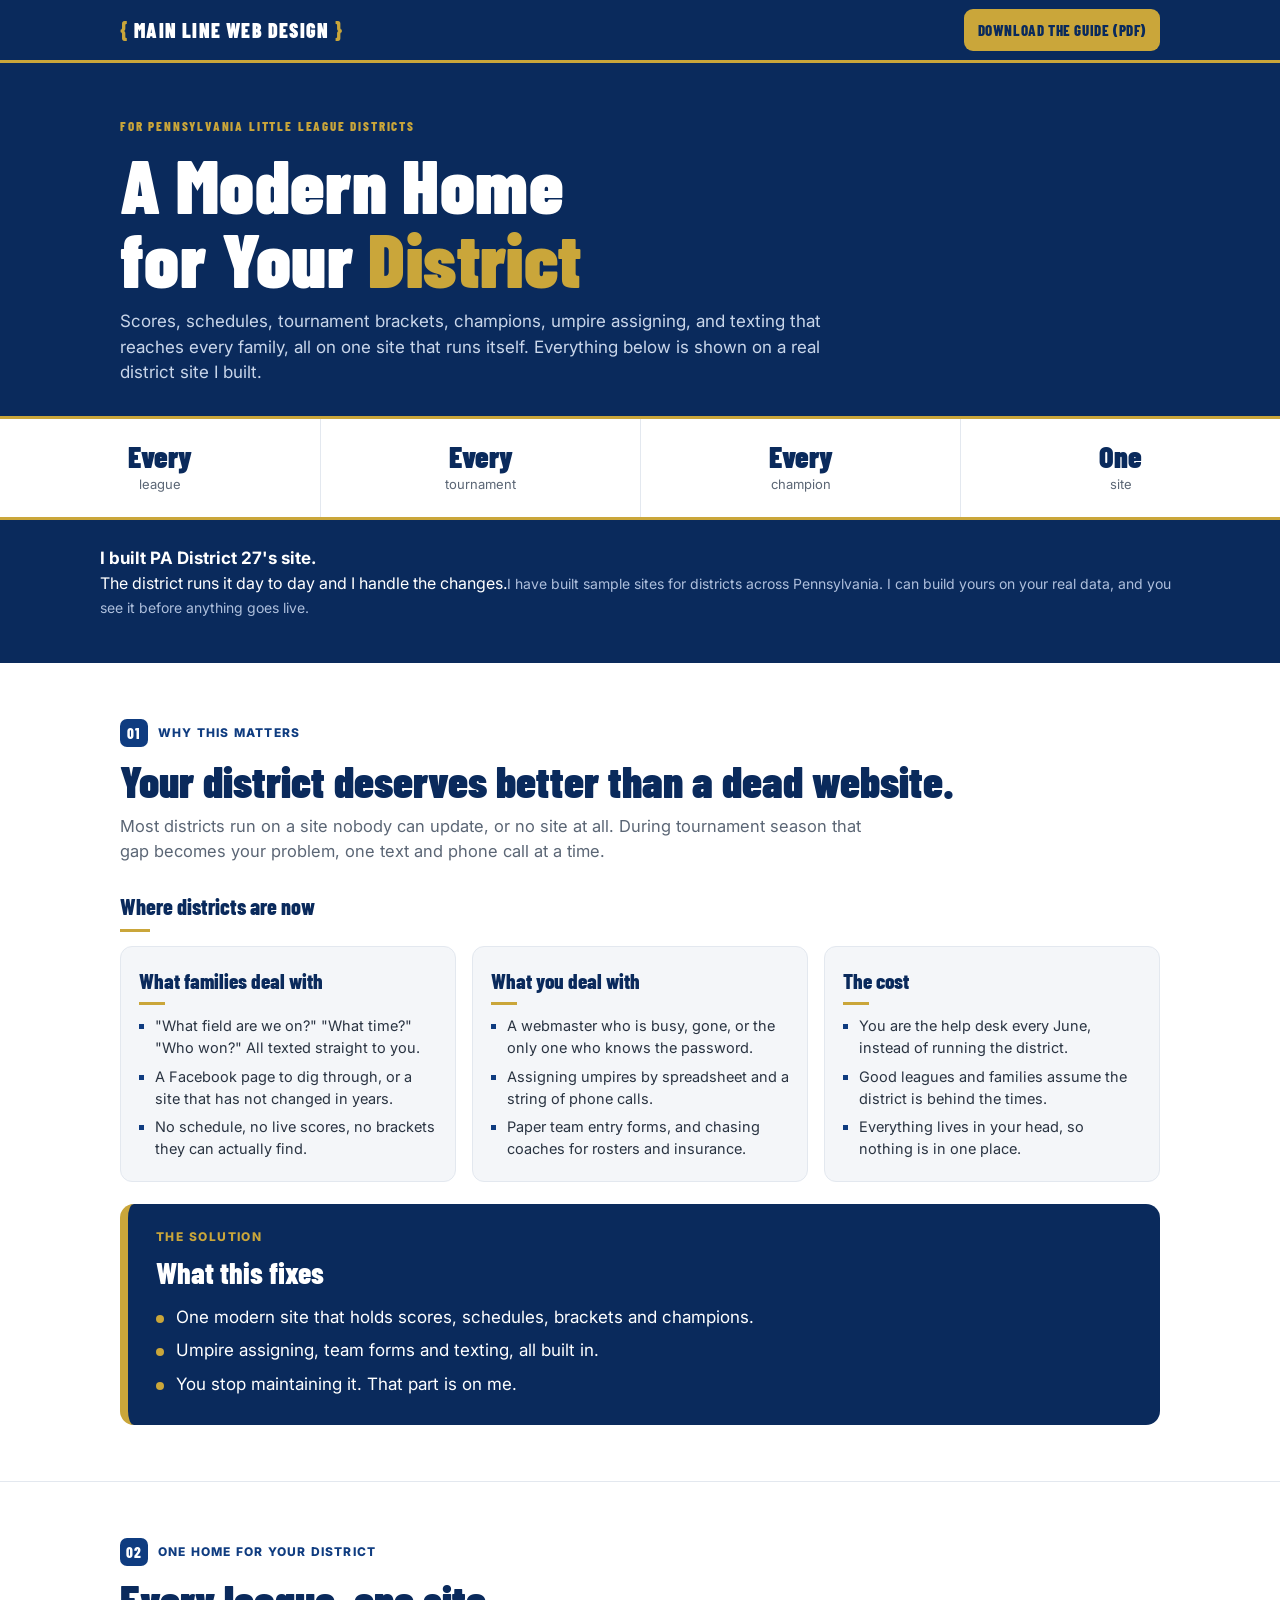
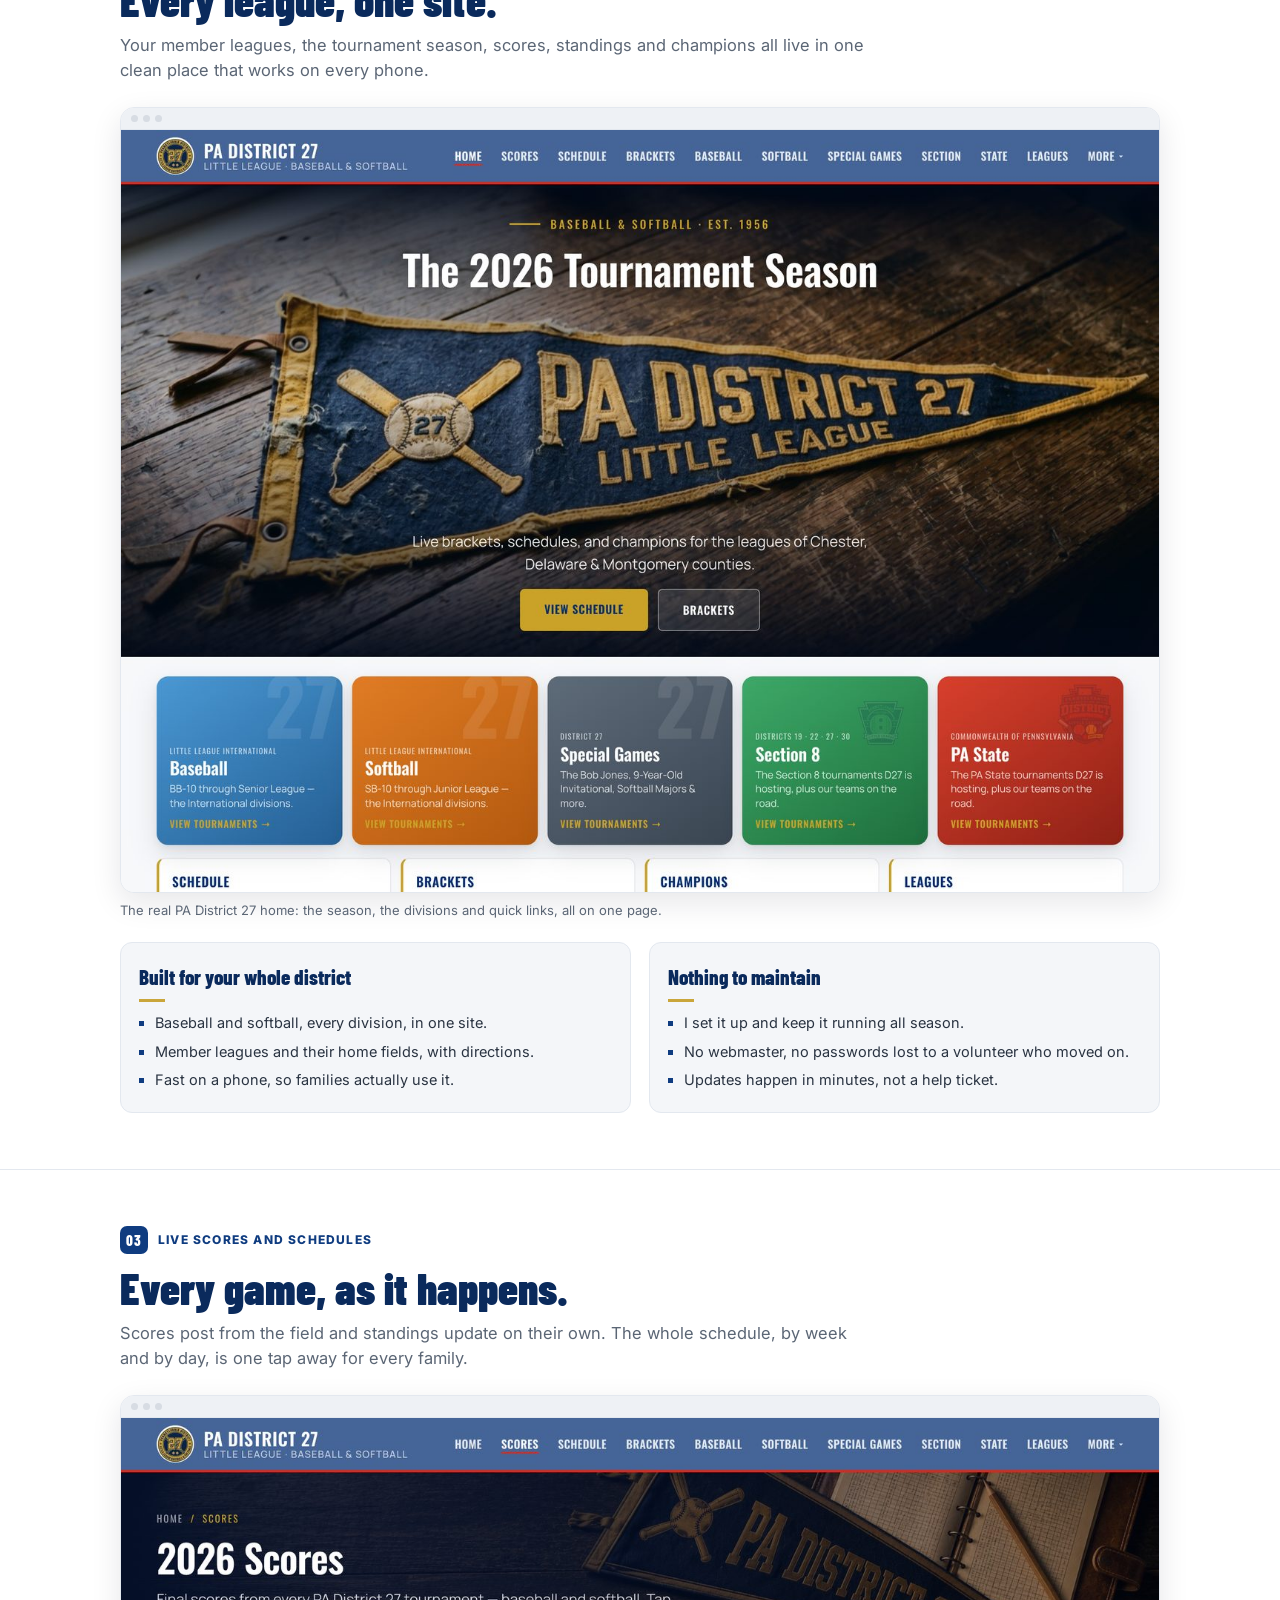
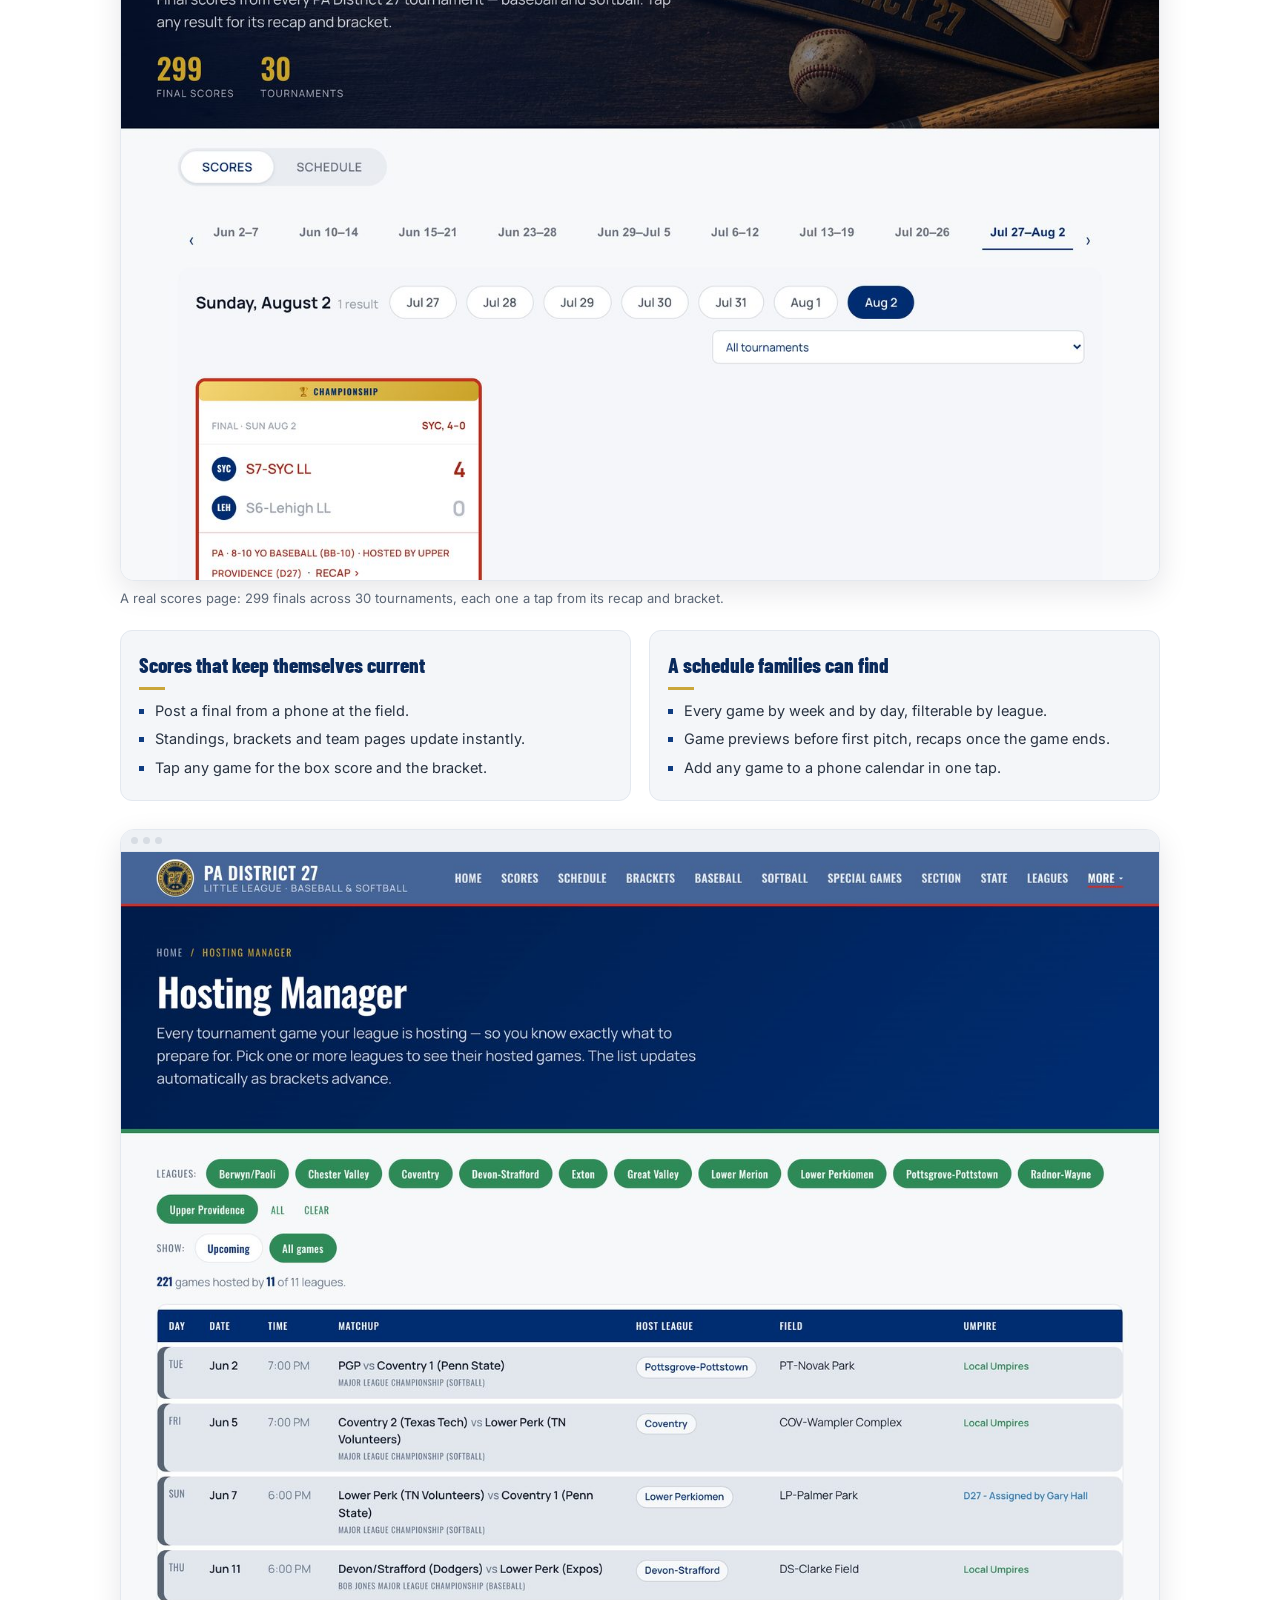
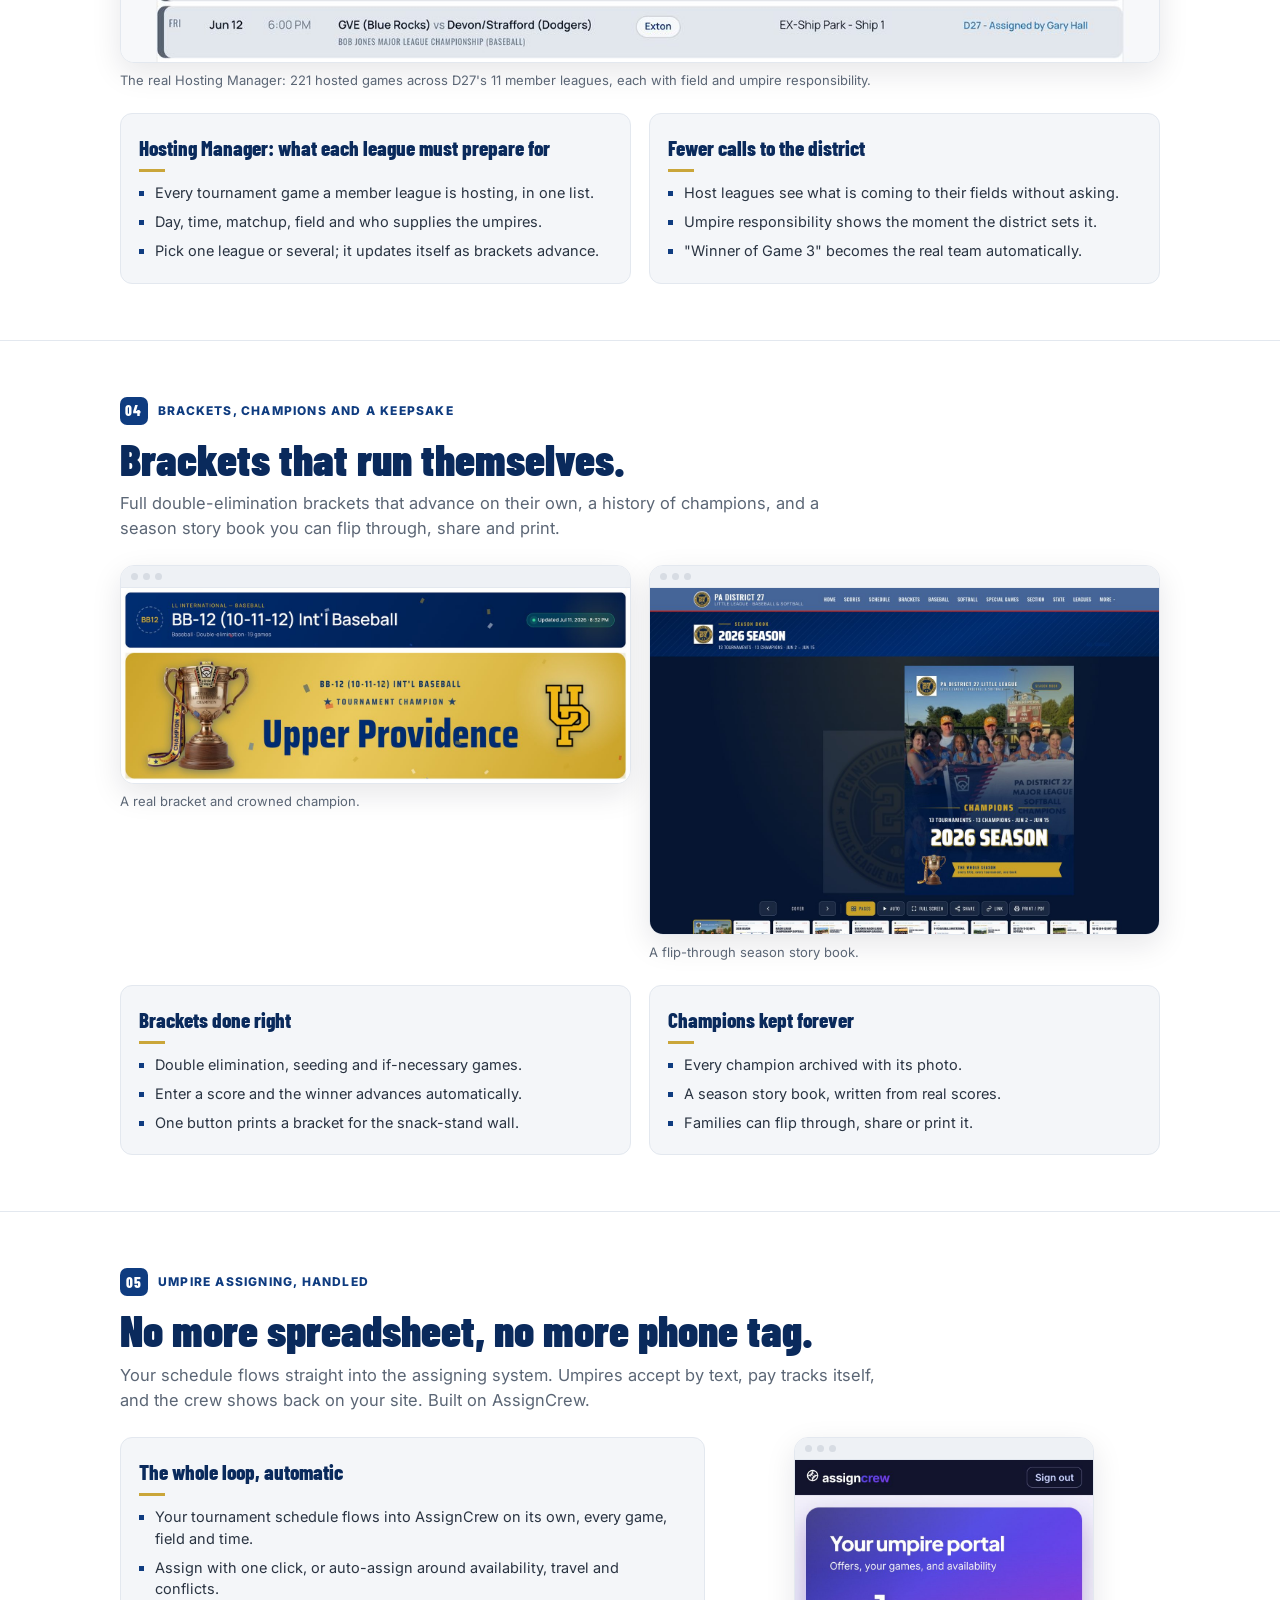
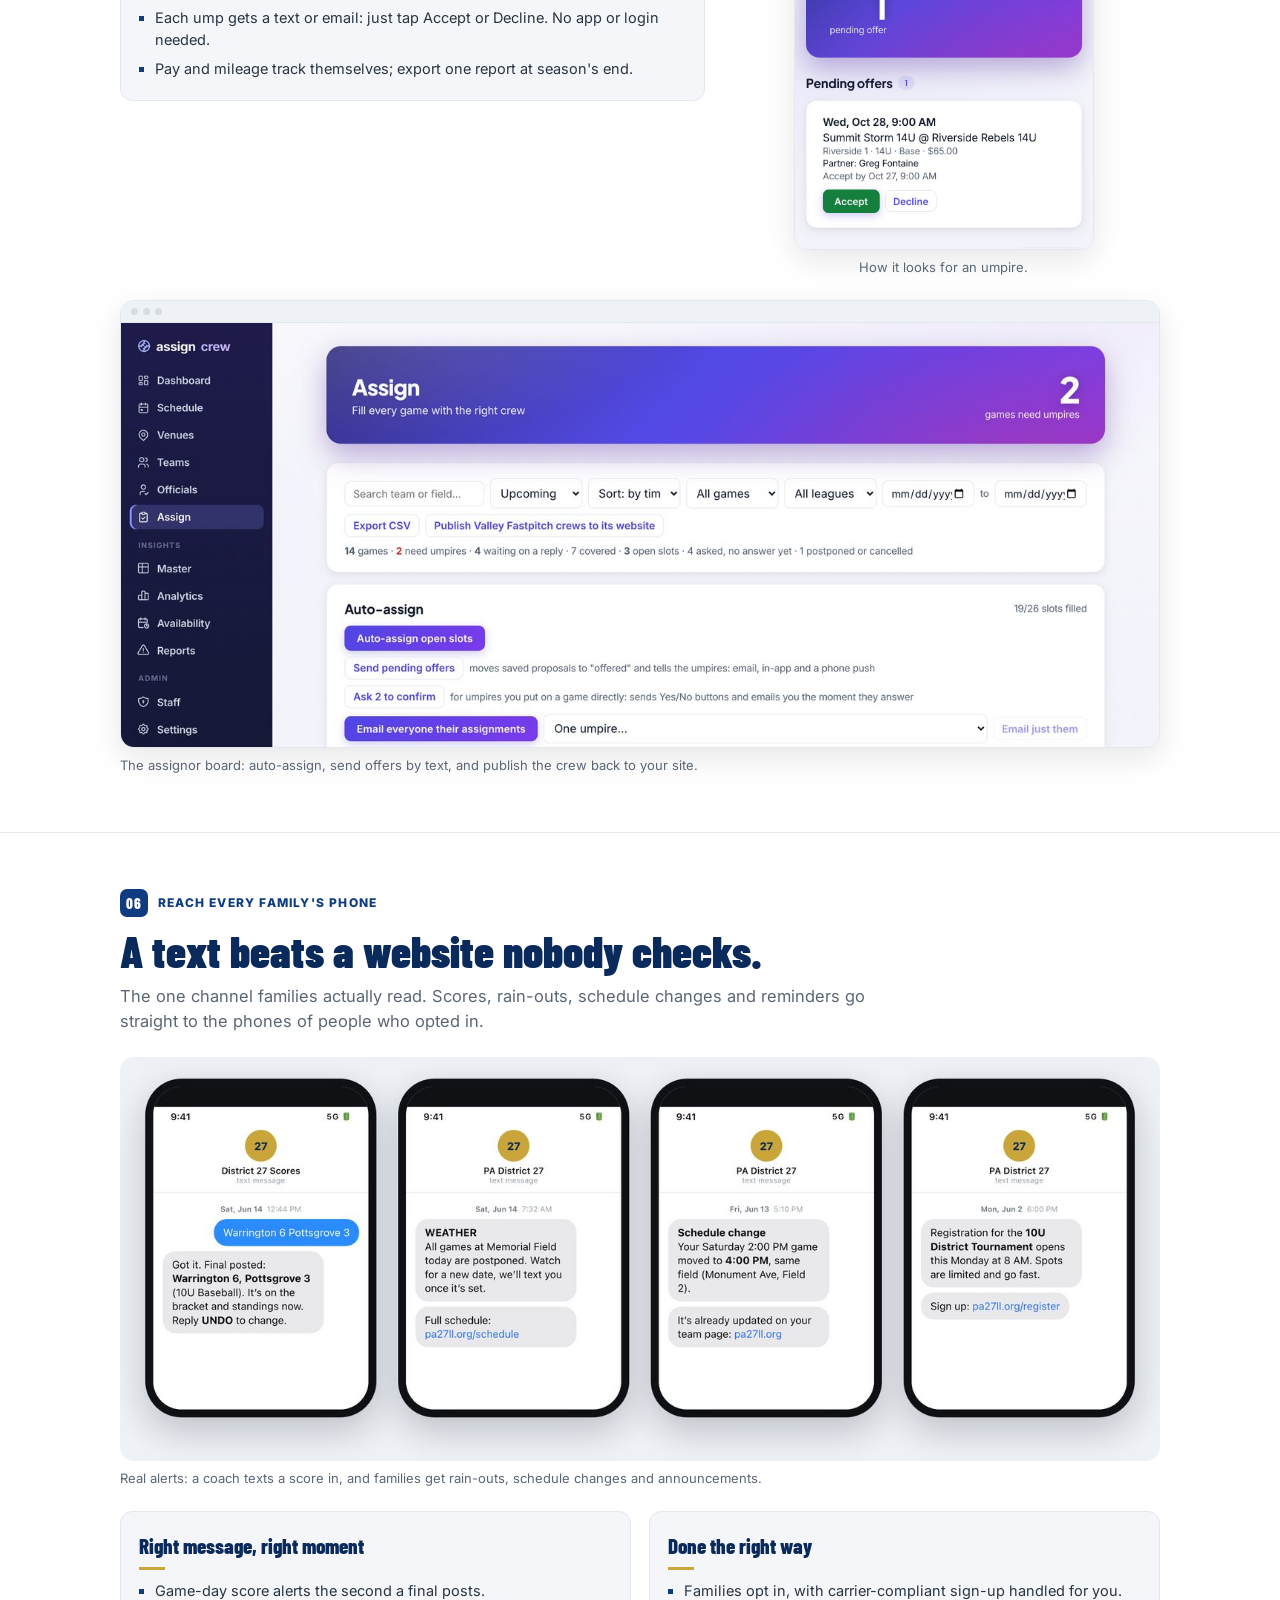
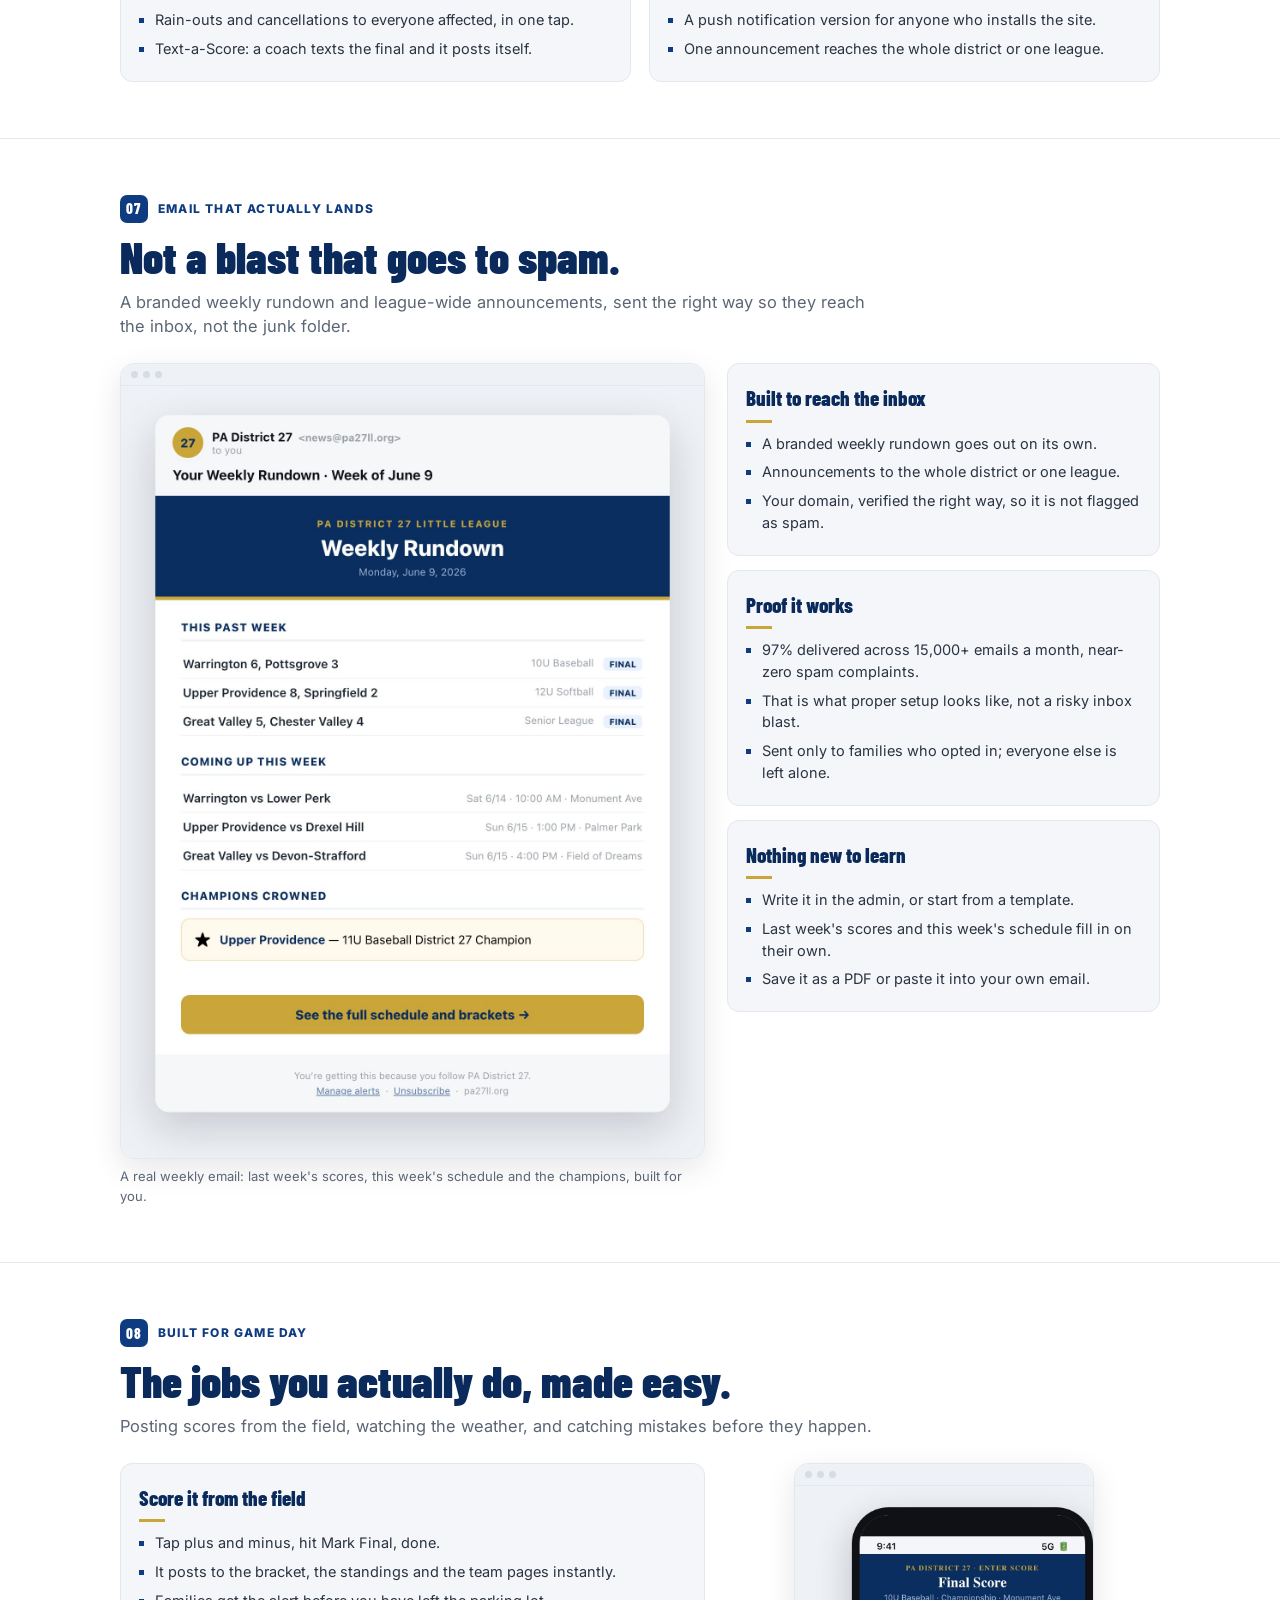
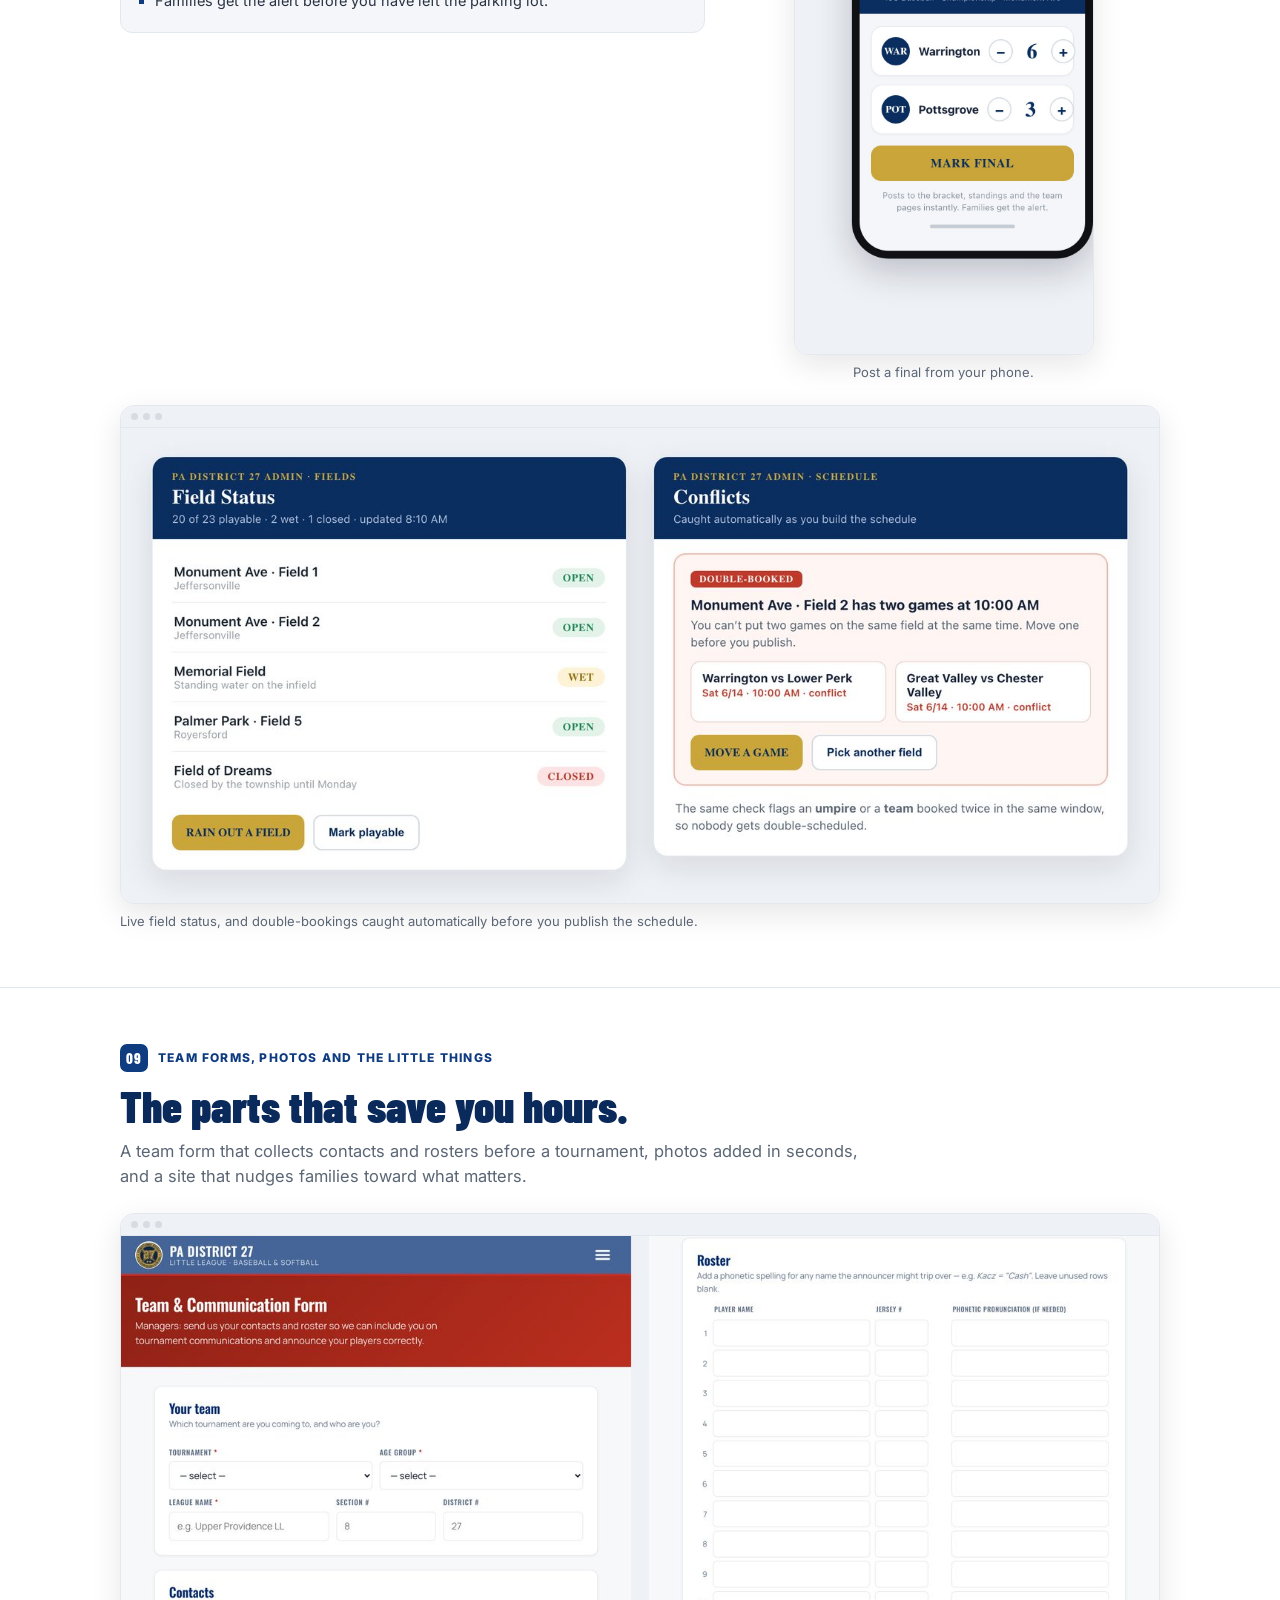
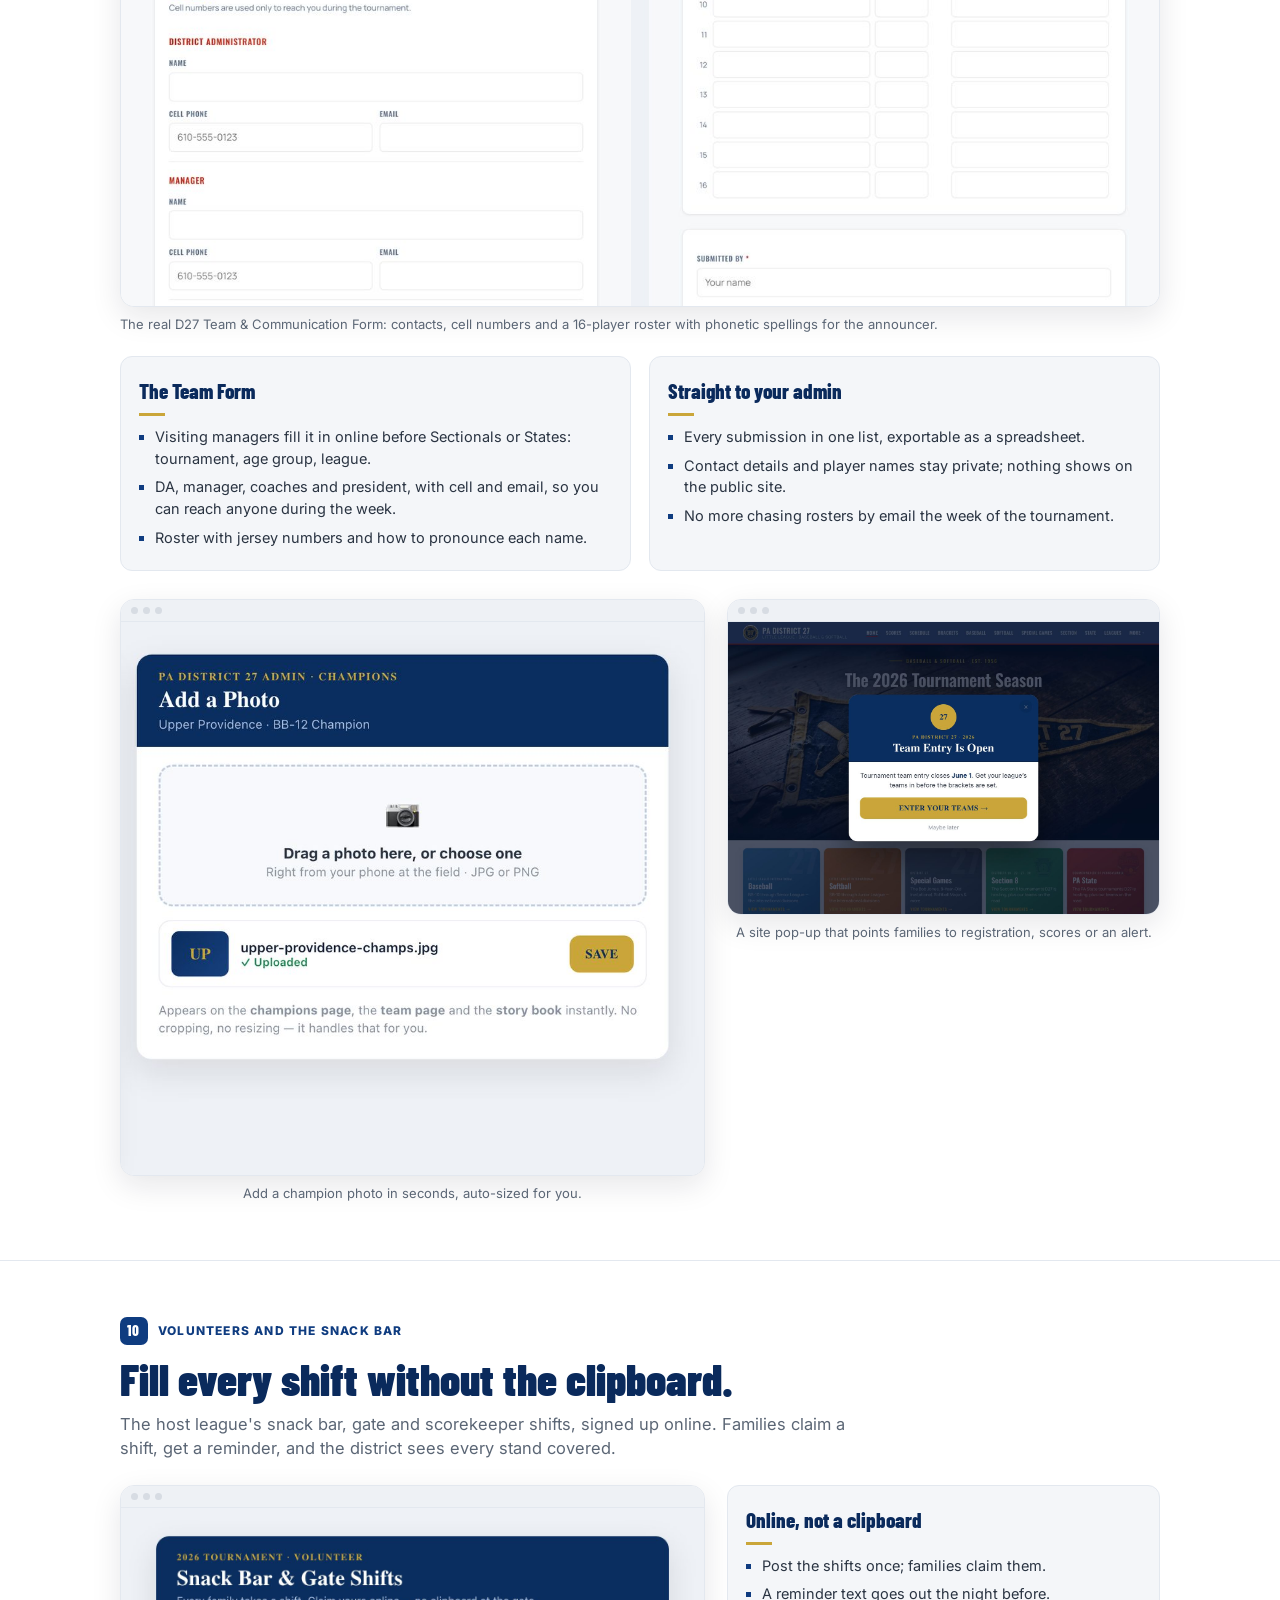
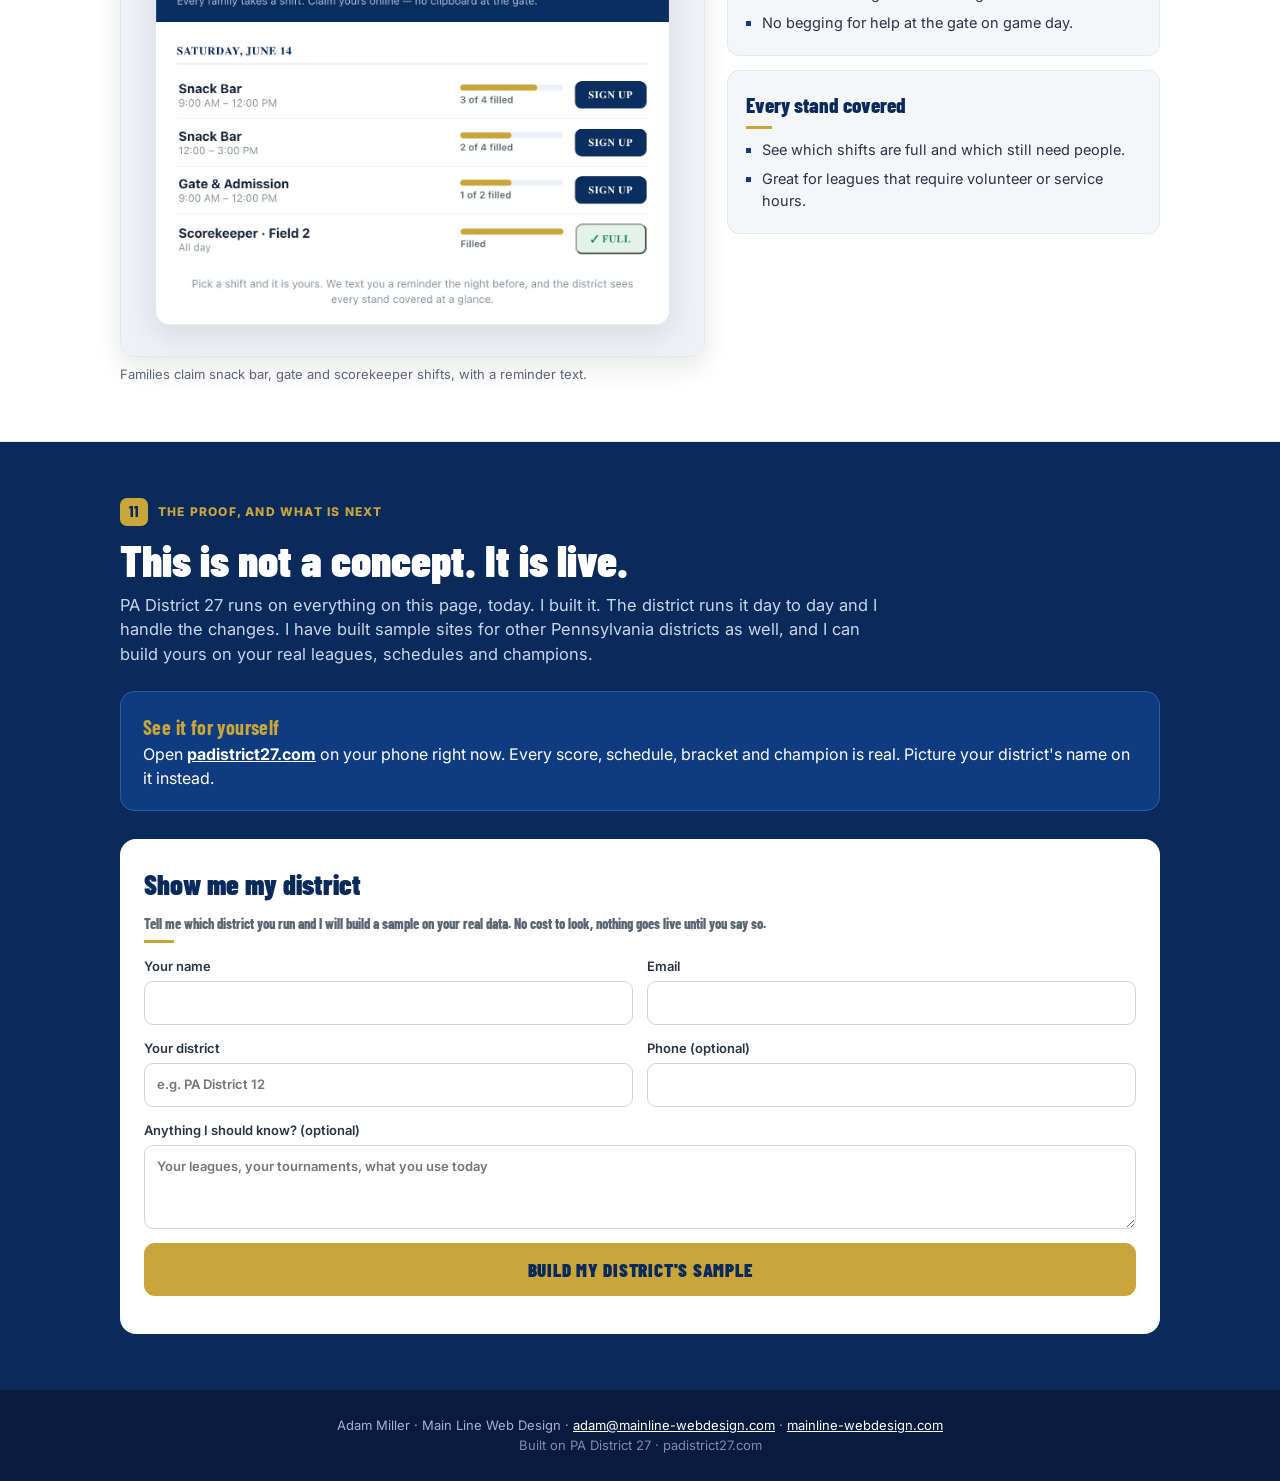
<file: districts.html>
<!doctype html>
<html lang="en">
<head>
<meta charset="utf-8">
<meta name="viewport" content="width=device-width, initial-scale=1">
<title>A Modern Home for Your Little League District · Main Line Web Design</title>
<meta name="description" content="Scores, schedules, tournament brackets, champions, umpire assigning and texting that reaches every family, on one district site that runs itself. Built on PA District 27.">
<link rel="icon" href="favicon.svg" type="image/svg+xml">
<meta property="og:type" content="website">
<meta property="og:title" content="A Modern Home for Your Little League District">
<meta property="og:description" content="Everything a district site can do, shown on a real district site I built. Built on PA District 27.">
<meta property="og:image" content="https://mainline-webdesign.com/districts/d27-home.jpg">
<meta property="og:url" content="https://mainline-webdesign.com/districts.html">
<link rel="preconnect" href="https://fonts.googleapis.com"><link rel="preconnect" href="https://fonts.gstatic.com" crossorigin>
<link href="https://fonts.googleapis.com/css2?family=Barlow+Condensed:wght@700;800;900&family=Inter:wght@400;500;600;700&display=swap" rel="stylesheet">
<script async src="https://www.googletagmanager.com/gtag/js?id=G-4RLJ9EPT01"></script>
<script>window.dataLayer=window.dataLayer||[];function gtag(){dataLayer.push(arguments);}gtag('js',new Date());gtag('config','G-4RLJ9EPT01');</script>
<style>
  :root{--navy:#0a2a5c;--navy2:#0f3c80;--gold:#caa63a;--ink:#17233a;--muted:#5b6675;--line:#e3e8ef;--bg:#f4f6f9;--white:#fff}
  *{box-sizing:border-box;margin:0;padding:0}
  html{scroll-behavior:smooth}
  body{font-family:Inter,-apple-system,system-ui,sans-serif;color:var(--ink);background:var(--white);line-height:1.5;-webkit-font-smoothing:antialiased}
  img{max-width:100%;height:auto;display:block}
  a{color:var(--navy2)}
  .wrap{max-width:1080px;margin:0 auto;padding:0 20px}
  /* top bar */
  .top{position:sticky;top:0;z-index:50;background:var(--navy);color:#fff;border-bottom:3px solid var(--gold)}
  .top .wrap{display:flex;align-items:center;justify-content:space-between;height:60px;gap:12px}
  .logo{color:#fff;text-decoration:none;font-family:'Barlow Condensed',sans-serif;font-weight:900;letter-spacing:.06em;font-size:20px;display:flex;align-items:center;gap:6px}
  .logo .br{color:var(--gold);font-weight:800}
  .dl{background:var(--gold);color:var(--navy);text-decoration:none;font-weight:800;font-size:13px;letter-spacing:.04em;padding:10px 14px;border-radius:9px;white-space:nowrap;font-family:'Barlow Condensed',sans-serif;font-size:15px}
  /* hero */
  .hero{background:var(--navy);color:#fff;padding:54px 0 0}
  .kick{color:var(--gold);font-family:'Barlow Condensed',sans-serif;font-weight:800;letter-spacing:.14em;font-size:13px}
  h1{font-family:'Barlow Condensed',sans-serif;font-weight:900;font-size:clamp(44px,8vw,76px);line-height:.98;margin:10px 0 14px;letter-spacing:.005em}
  h1 em{font-style:normal;color:var(--gold)}
  .lede{max-width:720px;font-size:17px;color:#c9d6ea;margin-bottom:30px}
  .tiles{background:#fff;color:var(--ink);border-top:3px solid var(--gold);border-bottom:3px solid var(--gold);display:grid;grid-template-columns:repeat(4,1fr)}
  .tile{padding:22px 10px;text-align:center;border-left:1px solid var(--line)}
  .tile:first-child{border-left:none}
  .tile b{display:block;font-family:'Barlow Condensed',sans-serif;font-weight:900;font-size:30px;color:var(--navy);line-height:1}
  .tile span{color:var(--muted);font-size:13px}
  .proof{padding:26px 0 44px}
  .proof b{display:block;font-size:17px}
  .proof span{color:#aebfdc;font-size:14px}
  /* sections */
  section{padding:56px 0;border-bottom:1px solid var(--line)}
  .num{display:inline-flex;align-items:center;gap:10px;color:var(--navy2);font-weight:800;font-size:12px;letter-spacing:.1em;text-transform:uppercase}
  .num i{display:inline-flex;align-items:center;justify-content:center;width:28px;height:28px;border-radius:7px;background:var(--navy2);color:#fff;font-style:normal;font-family:'Barlow Condensed',sans-serif;font-size:15px;font-weight:800}
  h2{font-family:'Barlow Condensed',sans-serif;font-weight:900;font-size:clamp(32px,5vw,44px);line-height:1.02;margin:12px 0 10px;color:var(--navy)}
  .intro{color:var(--muted);font-size:16.5px;max-width:760px;margin-bottom:24px}
  .shot{border:1px solid var(--line);border-radius:14px;overflow:hidden;box-shadow:0 10px 30px rgba(16,24,40,.10);background:#fff}
  .shot .bar{height:22px;background:#eef1f5;border-bottom:1px solid var(--line);display:flex;align-items:center;gap:5px;padding:0 10px}
  .shot .bar i{width:7px;height:7px;border-radius:50%;background:#d7dce3}
  .cap{color:var(--muted);font-size:13px;margin-top:8px}
  .grid2{display:grid;grid-template-columns:1fr 1fr;gap:18px;margin-top:22px}
  .grid2 .shot{margin-top:0}
  .row{display:grid;grid-template-columns:1.15fr .85fr;gap:22px;align-items:start}
  .card{background:var(--bg);border:1px solid var(--line);border-radius:12px;padding:18px 18px 14px}
  .card h3{font-family:'Barlow Condensed',sans-serif;font-weight:800;font-size:21px;color:var(--navy);margin-bottom:4px}
  .card h3::after{content:"";display:block;width:26px;height:3px;background:var(--gold);margin-top:6px}
  .card ul{list-style:none;margin-top:10px}
  .card li{position:relative;padding-left:16px;margin:7px 0;font-size:14.5px;color:#2a3442}
  .card li::before{content:"";position:absolute;left:0;top:9px;width:5px;height:5px;background:var(--navy2)}
  .phone{max-width:300px;margin:0 auto}
  /* problem cards */
  .cards4{display:grid;grid-template-columns:repeat(2,1fr);gap:16px;margin-top:10px}
  .sub{font-family:'Barlow Condensed',sans-serif;font-weight:800;font-size:22px;color:var(--navy);margin-top:26px}
  .sub::after{content:"";display:block;width:30px;height:3px;background:var(--gold);margin-top:6px}
  .cards3{display:grid;grid-template-columns:repeat(3,1fr);gap:16px;margin-top:14px}
  .fix{background:var(--navy);color:#fff;border-radius:14px;padding:24px 28px 20px;margin-top:22px;border-left:8px solid var(--gold)}
  .fix small{display:block;font-weight:800;font-size:12px;letter-spacing:.12em;text-transform:uppercase;color:var(--gold)}
  .fix h3{font-family:'Barlow Condensed',sans-serif;font-weight:800;font-size:30px;color:#fff;margin:4px 0 10px}
  .fix ul{list-style:none}
  .fix li{position:relative;padding-left:20px;margin:8px 0;font-size:17px;color:#fff}
  .fix li::before{content:"";position:absolute;left:0;top:10px;width:8px;height:8px;border-radius:50%;background:var(--gold)}
  /* proof + form */
  .final{background:var(--navy);color:#fff;border-bottom:none}
  .final h2{color:#fff}
  .final .intro{color:#c9d6ea}
  .seebox{background:#0f3c80;border:1px solid #2a5aa8;border-radius:14px;padding:20px 22px;margin:18px 0 28px}
  .seebox b{color:var(--gold);font-family:'Barlow Condensed',sans-serif;font-size:20px;letter-spacing:.02em}
  .seebox a{color:#fff;font-weight:700}
  form{background:#fff;color:var(--ink);border-radius:16px;padding:24px;display:grid;grid-template-columns:1fr 1fr;gap:14px}
  form h3{grid-column:1/-1;font-family:'Barlow Condensed',sans-serif;font-weight:900;font-size:28px;color:var(--navy)}
  form p.sub{grid-column:1/-1;color:var(--muted);font-size:14px;margin-top:-6px}
  label{display:flex;flex-direction:column;gap:5px;font-size:13px;font-weight:600;color:#2a3442}
  label.full{grid-column:1/-1}
  input,textarea{font:inherit;padding:11px 12px;border:1.5px solid #cfd6e0;border-radius:9px;background:#fff}
  input:focus,textarea:focus{outline:2px solid var(--gold);border-color:var(--gold)}
  textarea{min-height:84px;resize:vertical}
  .hp{position:absolute;left:-9999px;opacity:0;height:0;width:0}
  button{grid-column:1/-1;background:var(--gold);color:var(--navy);border:none;border-radius:11px;padding:15px;font-family:'Barlow Condensed',sans-serif;font-weight:900;font-size:19px;letter-spacing:.04em;cursor:pointer}
  button:disabled{opacity:.6;cursor:default}
  .msg{grid-column:1/-1;font-size:14px}
  .msg.ok{color:#1f8a54;font-weight:700}
  .msg.err{color:#c0392b}
  .foot{background:#061b3d;color:#9fb3d6;text-align:center;padding:26px 20px;font-size:13px}
  .foot a{color:#fff}
  @media (max-width:800px){
    .tiles{grid-template-columns:repeat(2,1fr)} .tile:nth-child(3){border-left:none} .tile{border-top:1px solid var(--line)}
    .grid2,.row,.cards4,.cards3{grid-template-columns:1fr}
    form{grid-template-columns:1fr} label.full{grid-column:auto} form h3,form p.sub,button,.msg{grid-column:auto}
    .top .wrap{height:56px} .logo{font-size:15px;white-space:nowrap;letter-spacing:.03em} .dl{font-size:13px;padding:9px 11px}
  }
</style>
</head>
<body>

<div class="top"><div class="wrap">
  <a class="logo" href="/"><span class="br">{</span> MAIN LINE WEB DESIGN <span class="br">}</span></a>
  <a class="dl" href="districts/District-Site-Overview.pdf" onclick="gtag&&gtag('event','district_pdf_download')">DOWNLOAD THE GUIDE (PDF)</a>
</div></div>

<header class="hero">
  <div class="wrap">
    <div class="kick">FOR PENNSYLVANIA LITTLE LEAGUE DISTRICTS</div>
    <h1>A Modern Home<br>for Your <em>District</em></h1>
    <p class="lede">Scores, schedules, tournament brackets, champions, umpire assigning, and texting that reaches every family, all on one site that runs itself. Everything below is shown on a real district site I built.</p>
  </div>
  <div class="tiles"><div class="wrap" style="display:contents">
    <div class="tile"><b>Every</b><span>league</span></div>
    <div class="tile"><b>Every</b><span>tournament</span></div>
    <div class="tile"><b>Every</b><span>champion</span></div>
    <div class="tile"><b>One</b><span>site</span></div>
  </div></div>
  <div class="wrap proof"><b>I built PA District 27's site.</b> The district runs it day to day and I handle the changes.<span>I have built sample sites for districts across Pennsylvania. I can build yours on your real data, and you see it before anything goes live.</span></div>
</header>

<section><div class="wrap">
  <div class="num"><i>01</i> Why this matters</div>
  <h2>Your district deserves better than a dead website.</h2>
  <p class="intro">Most districts run on a site nobody can update, or no site at all. During tournament season that gap becomes your problem, one text and phone call at a time.</p>
  <h3 class="sub">Where districts are now</h3>
  <div class="cards3">
    <div class="card"><h3>What families deal with</h3><ul><li>"What field are we on?" "What time?" "Who won?" All texted straight to you.</li><li>A Facebook page to dig through, or a site that has not changed in years.</li><li>No schedule, no live scores, no brackets they can actually find.</li></ul></div>
    <div class="card"><h3>What you deal with</h3><ul><li>A webmaster who is busy, gone, or the only one who knows the password.</li><li>Assigning umpires by spreadsheet and a string of phone calls.</li><li>Paper team entry forms, and chasing coaches for rosters and insurance.</li></ul></div>
    <div class="card"><h3>The cost</h3><ul><li>You are the help desk every June, instead of running the district.</li><li>Good leagues and families assume the district is behind the times.</li><li>Everything lives in your head, so nothing is in one place.</li></ul></div>
  </div>
  <div class="fix"><small>The solution</small><h3>What this fixes</h3><ul><li>One modern site that holds scores, schedules, brackets and champions.</li><li>Umpire assigning, team forms and texting, all built in.</li><li>You stop maintaining it. That part is on me.</li></ul></div>
</div></section>

<section><div class="wrap">
  <div class="num"><i>02</i> One home for your district</div>
  <h2>Every league, one site.</h2>
  <p class="intro">Your member leagues, the tournament season, scores, standings and champions all live in one clean place that works on every phone.</p>
  <div class="shot"><div class="bar"><i></i><i></i><i></i></div><img src="districts/d27-home.jpg" alt="PA District 27 home page" loading="lazy"></div>
  <p class="cap">The real PA District 27 home: the season, the divisions and quick links, all on one page.</p>
  <div class="grid2">
    <div class="card"><h3>Built for your whole district</h3><ul><li>Baseball and softball, every division, in one site.</li><li>Member leagues and their home fields, with directions.</li><li>Fast on a phone, so families actually use it.</li></ul></div>
    <div class="card"><h3>Nothing to maintain</h3><ul><li>I set it up and keep it running all season.</li><li>No webmaster, no passwords lost to a volunteer who moved on.</li><li>Updates happen in minutes, not a help ticket.</li></ul></div>
  </div>
</div></section>

<section><div class="wrap">
  <div class="num"><i>03</i> Live scores and schedules</div>
  <h2>Every game, as it happens.</h2>
  <p class="intro">Scores post from the field and standings update on their own. The whole schedule, by week and by day, is one tap away for every family.</p>
  <div class="shot"><div class="bar"><i></i><i></i><i></i></div><img src="districts/d27-scores.jpg" alt="Scores page" loading="lazy"></div>
  <p class="cap">A real scores page: 299 finals across 30 tournaments, each one a tap from its recap and bracket.</p>
  <div class="grid2">
    <div class="card"><h3>Scores that keep themselves current</h3><ul><li>Post a final from a phone at the field.</li><li>Standings, brackets and team pages update instantly.</li><li>Tap any game for the box score and the bracket.</li></ul></div>
    <div class="card"><h3>A schedule families can find</h3><ul><li>Every game by week and by day, filterable by league.</li><li>Game previews before first pitch, recaps once the game ends.</li><li>Add any game to a phone calendar in one tap.</li></ul></div>
  </div>
  <div class="shot" style="margin-top:28px"><div class="bar"><i></i><i></i><i></i></div><img src="districts/d27-hosting.jpg" alt="Hosting Manager page" loading="lazy"></div>
  <p class="cap">The real Hosting Manager: 221 hosted games across D27's 11 member leagues, each with field and umpire responsibility.</p>
  <div class="grid2">
    <div class="card"><h3>Hosting Manager: what each league must prepare for</h3><ul><li>Every tournament game a member league is hosting, in one list.</li><li>Day, time, matchup, field and who supplies the umpires.</li><li>Pick one league or several; it updates itself as brackets advance.</li></ul></div>
    <div class="card"><h3>Fewer calls to the district</h3><ul><li>Host leagues see what is coming to their fields without asking.</li><li>Umpire responsibility shows the moment the district sets it.</li><li>"Winner of Game 3" becomes the real team automatically.</li></ul></div>
  </div>
</div></section>

<section><div class="wrap">
  <div class="num"><i>04</i> Brackets, champions and a keepsake</div>
  <h2>Brackets that run themselves.</h2>
  <p class="intro">Full double-elimination brackets that advance on their own, a history of champions, and a season story book you can flip through, share and print.</p>
  <div class="grid2">
    <div><div class="shot"><div class="bar"><i></i><i></i><i></i></div><img src="districts/d27-bracket.jpg" alt="Bracket and champion" loading="lazy"></div><p class="cap">A real bracket and crowned champion.</p></div>
    <div><div class="shot"><div class="bar"><i></i><i></i><i></i></div><img src="districts/d27-flipbook.jpg" alt="Season story book" loading="lazy"></div><p class="cap">A flip-through season story book.</p></div>
  </div>
  <div class="grid2">
    <div class="card"><h3>Brackets done right</h3><ul><li>Double elimination, seeding and if-necessary games.</li><li>Enter a score and the winner advances automatically.</li><li>One button prints a bracket for the snack-stand wall.</li></ul></div>
    <div class="card"><h3>Champions kept forever</h3><ul><li>Every champion archived with its photo.</li><li>A season story book, written from real scores.</li><li>Families can flip through, share or print it.</li></ul></div>
  </div>
</div></section>

<section><div class="wrap">
  <div class="num"><i>05</i> Umpire assigning, handled</div>
  <h2>No more spreadsheet, no more phone tag.</h2>
  <p class="intro">Your schedule flows straight into the assigning system. Umpires accept by text, pay tracks itself, and the crew shows back on your site. Built on AssignCrew.</p>
  <div class="row">
    <div class="card"><h3>The whole loop, automatic</h3><ul><li>Your tournament schedule flows into AssignCrew on its own, every game, field and time.</li><li>Assign with one click, or auto-assign around availability, travel and conflicts.</li><li>Each ump gets a text or email: just tap Accept or Decline. No app or login needed.</li><li>Pay and mileage track themselves; export one report at season's end.</li></ul></div>
    <div><div class="shot phone"><div class="bar"><i></i><i></i><i></i></div><img src="districts/ac-umpire.jpg" alt="Umpire portal" loading="lazy"></div><p class="cap" style="text-align:center">How it looks for an umpire.</p></div>
  </div>
  <div class="shot" style="margin-top:22px"><div class="bar"><i></i><i></i><i></i></div><img src="districts/ac-assign.jpg" alt="Assignor board" loading="lazy"></div>
  <p class="cap">The assignor board: auto-assign, send offers by text, and publish the crew back to your site.</p>
</div></section>

<section><div class="wrap">
  <div class="num"><i>06</i> Reach every family's phone</div>
  <h2>A text beats a website nobody checks.</h2>
  <p class="intro">The one channel families actually read. Scores, rain-outs, schedule changes and reminders go straight to the phones of people who opted in.</p>
  <img src="districts/texts.jpg" alt="Text alerts" loading="lazy" style="border-radius:14px">
  <p class="cap">Real alerts: a coach texts a score in, and families get rain-outs, schedule changes and announcements.</p>
  <div class="grid2">
    <div class="card"><h3>Right message, right moment</h3><ul><li>Game-day score alerts the second a final posts.</li><li>Rain-outs and cancellations to everyone affected, in one tap.</li><li>Text-a-Score: a coach texts the final and it posts itself.</li></ul></div>
    <div class="card"><h3>Done the right way</h3><ul><li>Families opt in, with carrier-compliant sign-up handled for you.</li><li>A push notification version for anyone who installs the site.</li><li>One announcement reaches the whole district or one league.</li></ul></div>
  </div>
</div></section>

<section><div class="wrap">
  <div class="num"><i>07</i> Email that actually lands</div>
  <h2>Not a blast that goes to spam.</h2>
  <p class="intro">A branded weekly rundown and league-wide announcements, sent the right way so they reach the inbox, not the junk folder.</p>
  <div class="row">
    <div><div class="shot"><div class="bar"><i></i><i></i><i></i></div><img src="districts/email.jpg" alt="Weekly rundown email" loading="lazy"></div><p class="cap">A real weekly email: last week's scores, this week's schedule and the champions, built for you.</p></div>
    <div>
      <div class="card"><h3>Built to reach the inbox</h3><ul><li>A branded weekly rundown goes out on its own.</li><li>Announcements to the whole district or one league.</li><li>Your domain, verified the right way, so it is not flagged as spam.</li></ul></div>
      <div class="card" style="margin-top:14px"><h3>Proof it works</h3><ul><li>97% delivered across 15,000+ emails a month, near-zero spam complaints.</li><li>That is what proper setup looks like, not a risky inbox blast.</li><li>Sent only to families who opted in; everyone else is left alone.</li></ul></div>
      <div class="card" style="margin-top:14px"><h3>Nothing new to learn</h3><ul><li>Write it in the admin, or start from a template.</li><li>Last week's scores and this week's schedule fill in on their own.</li><li>Save it as a PDF or paste it into your own email.</li></ul></div>
    </div>
  </div>
</div></section>

<section><div class="wrap">
  <div class="num"><i>08</i> Built for game day</div>
  <h2>The jobs you actually do, made easy.</h2>
  <p class="intro">Posting scores from the field, watching the weather, and catching mistakes before they happen.</p>
  <div class="row">
    <div class="card"><h3>Score it from the field</h3><ul><li>Tap plus and minus, hit Mark Final, done.</li><li>It posts to the bracket, the standings and the team pages instantly.</li><li>Families get the alert before you have left the parking lot.</li></ul></div>
    <div><div class="shot phone"><div class="bar"><i></i><i></i><i></i></div><img src="districts/score-phone.jpg" alt="Score entry on a phone" loading="lazy"></div><p class="cap" style="text-align:center">Post a final from your phone.</p></div>
  </div>
  <div class="shot" style="margin-top:22px"><div class="bar"><i></i><i></i><i></i></div><img src="districts/admin-ops.jpg" alt="Field status and double-booking check" loading="lazy"></div>
  <p class="cap">Live field status, and double-bookings caught automatically before you publish the schedule.</p>
</div></section>

<section><div class="wrap">
  <div class="num"><i>09</i> Team forms, photos and the little things</div>
  <h2>The parts that save you hours.</h2>
  <p class="intro">A team form that collects contacts and rosters before a tournament, photos added in seconds, and a site that nudges families toward what matters.</p>
  <div class="shot"><div class="bar"><i></i><i></i><i></i></div><img src="districts/d27-teamform.jpg" alt="PA District 27 Team and Communication Form" loading="lazy"></div>
  <p class="cap">The real D27 Team &amp; Communication Form: contacts, cell numbers and a 16-player roster with phonetic spellings for the announcer.</p>
  <div class="grid2">
    <div class="card"><h3>The Team Form</h3><ul><li>Visiting managers fill it in online before Sectionals or States: tournament, age group, league.</li><li>DA, manager, coaches and president, with cell and email, so you can reach anyone during the week.</li><li>Roster with jersey numbers and how to pronounce each name.</li></ul></div>
    <div class="card"><h3>Straight to your admin</h3><ul><li>Every submission in one list, exportable as a spreadsheet.</li><li>Contact details and player names stay private; nothing shows on the public site.</li><li>No more chasing rosters by email the week of the tournament.</li></ul></div>
  </div>
  <div class="row" style="margin-top:28px">
    <div><div class="shot"><div class="bar"><i></i><i></i><i></i></div><img src="districts/add-photo.jpg" alt="Add a champion photo" loading="lazy"></div><p class="cap" style="text-align:center">Add a champion photo in seconds, auto-sized for you.</p></div>
    <div><div class="shot"><div class="bar"><i></i><i></i><i></i></div><img src="districts/popup.jpg" alt="Site pop-up" loading="lazy"></div><p class="cap" style="text-align:center">A site pop-up that points families to registration, scores or an alert.</p></div>
  </div>
</div></section>

<section><div class="wrap">
  <div class="num"><i>10</i> Volunteers and the snack bar</div>
  <h2>Fill every shift without the clipboard.</h2>
  <p class="intro">The host league's snack bar, gate and scorekeeper shifts, signed up online. Families claim a shift, get a reminder, and the district sees every stand covered.</p>
  <div class="row">
    <div><div class="shot"><div class="bar"><i></i><i></i><i></i></div><img src="districts/volunteer.jpg" alt="Volunteer shift sign-up" loading="lazy"></div><p class="cap">Families claim snack bar, gate and scorekeeper shifts, with a reminder text.</p></div>
    <div>
      <div class="card"><h3>Online, not a clipboard</h3><ul><li>Post the shifts once; families claim them.</li><li>A reminder text goes out the night before.</li><li>No begging for help at the gate on game day.</li></ul></div>
      <div class="card" style="margin-top:14px"><h3>Every stand covered</h3><ul><li>See which shifts are full and which still need people.</li><li>Great for leagues that require volunteer or service hours.</li></ul></div>
    </div>
  </div>
</div></section>

<section class="final" id="district"><div class="wrap">
  <div class="num" style="color:var(--gold)"><i style="background:var(--gold);color:var(--navy)">11</i> The proof, and what is next</div>
  <h2>This is not a concept. It is live.</h2>
  <p class="intro">PA District 27 runs on everything on this page, today. I built it. The district runs it day to day and I handle the changes. I have built sample sites for other Pennsylvania districts as well, and I can build yours on your real leagues, schedules and champions.</p>
  <div class="seebox"><b>See it for yourself</b><br>Open <a href="https://padistrict27.com" target="_blank" rel="noopener">padistrict27.com</a> on your phone right now. Every score, schedule, bracket and champion is real. Picture your district's name on it instead.</div>

  <form id="f" novalidate>
    <h3>Show me my district</h3>
    <p class="sub">Tell me which district you run and I will build a sample on your real data. No cost to look, nothing goes live until you say so.</p>
    <label>Your name<input name="name" required autocomplete="name"></label>
    <label>Email<input name="email" type="email" required autocomplete="email"></label>
    <label>Your district<input name="district" placeholder="e.g. PA District 12" required></label>
    <label>Phone (optional)<input name="phone" type="tel" autocomplete="tel"></label>
    <label class="full">Anything I should know? (optional)<textarea name="extra" placeholder="Your leagues, your tournaments, what you use today"></textarea></label>
    <input class="hp" name="website2" tabindex="-1" autocomplete="off">
    <button type="submit" id="btn">BUILD MY DISTRICT'S SAMPLE</button>
    <div class="msg" id="msg"></div>
  </form>
</div></section>

<div class="foot">Adam Miller &middot; Main Line Web Design &middot; <a href="mailto:adam@mainline-webdesign.com">adam@mainline-webdesign.com</a> &middot; <a href="/">mainline-webdesign.com</a><br><span style="opacity:.75">Built on PA District 27 &middot; padistrict27.com</span></div>

<script>
(function(){
  var f=document.getElementById('f'), btn=document.getElementById('btn'), msg=document.getElementById('msg');
  f.addEventListener('submit', async function(e){
    e.preventDefault(); msg.className='msg'; msg.textContent='';
    var d=Object.fromEntries(new FormData(f).entries());
    if(!d.name||!d.email||!d.district){ msg.className='msg err'; msg.textContent='Name, email and your district are required.'; return; }
    var notes='Show me my district sample.'+(d.phone?'\nPhone: '+d.phone:'')+(d.extra?'\n\n'+d.extra:'');
    var payload={name:d.name,email:d.email,org:d.district,orgType:'Little League District',sport:'Baseball & Softball',notes:notes,ref:(document.referrer.indexOf(location.host)>-1?'districts page via site':'PA DA meeting Oct 2026'),page:'districts.html',website2:d.website2||''};
    btn.disabled=true; btn.textContent='SENDING...';
    try{
      var r=await fetch('/api/contact',{method:'POST',headers:{'Content-Type':'application/json'},body:JSON.stringify(payload)});
      var j={}; try{ j=await r.json(); }catch(_){}
      if(r.ok&&j.ok){ f.innerHTML='<h3>Got it, '+d.name.split(' ')[0]+'.</h3><p class="sub" style="font-size:16px;color:#2a3442">I will build a sample for '+d.district.replace(/</g,'')+' and send you a link, usually within a few days. Thanks for a few minutes of your time today.</p>'; if(window.gtag)gtag('event','district_lead'); return; }
      throw new Error(j.error||'send failed');
    }catch(err){
      btn.disabled=false; btn.textContent="BUILD MY DISTRICT'S SAMPLE";
      var m='mailto:adam@mainline-webdesign.com?subject='+encodeURIComponent('Show me my district: '+d.district)+'&body='+encodeURIComponent(d.name+'\n'+d.email+'\n'+notes);
      msg.className='msg err'; msg.innerHTML='Could not send right now. <a href="'+m+'">Email me directly instead</a>.';
    }
  });
})();
</script>
</body>
</html>
</file>
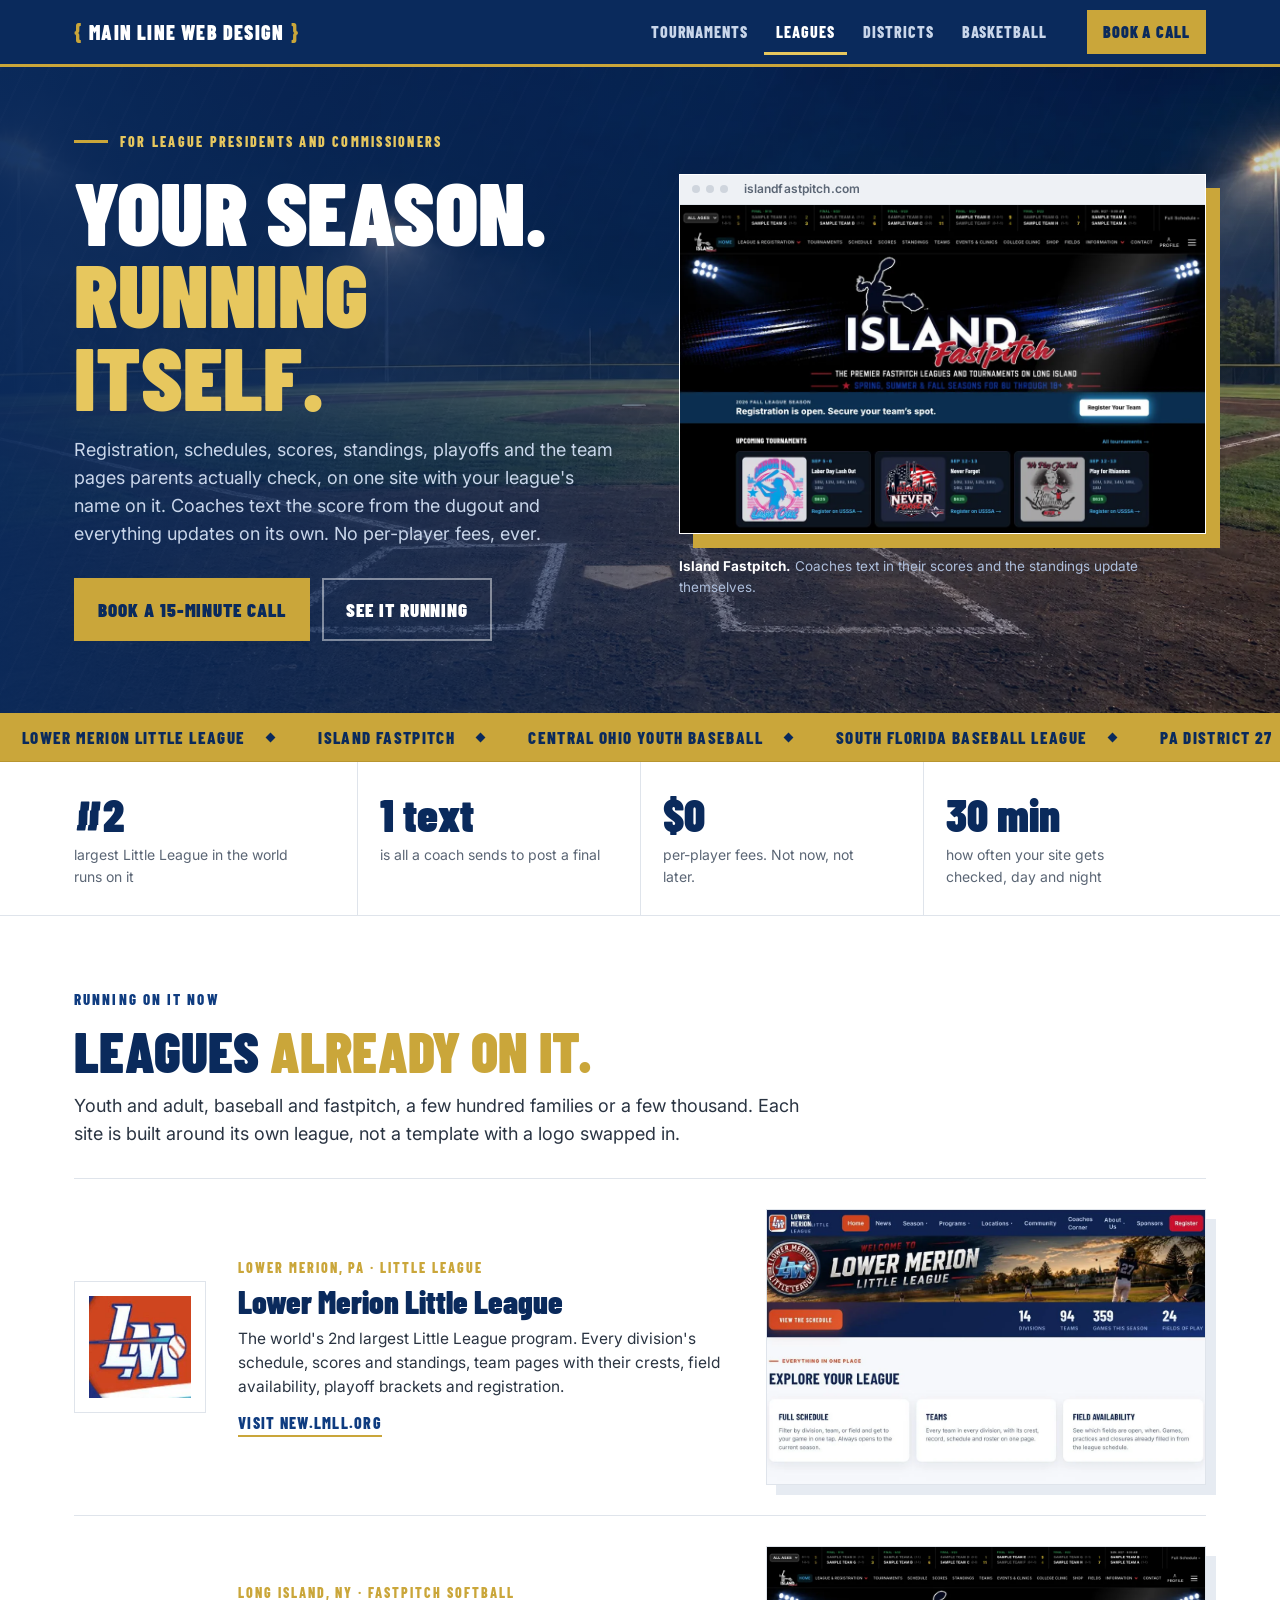
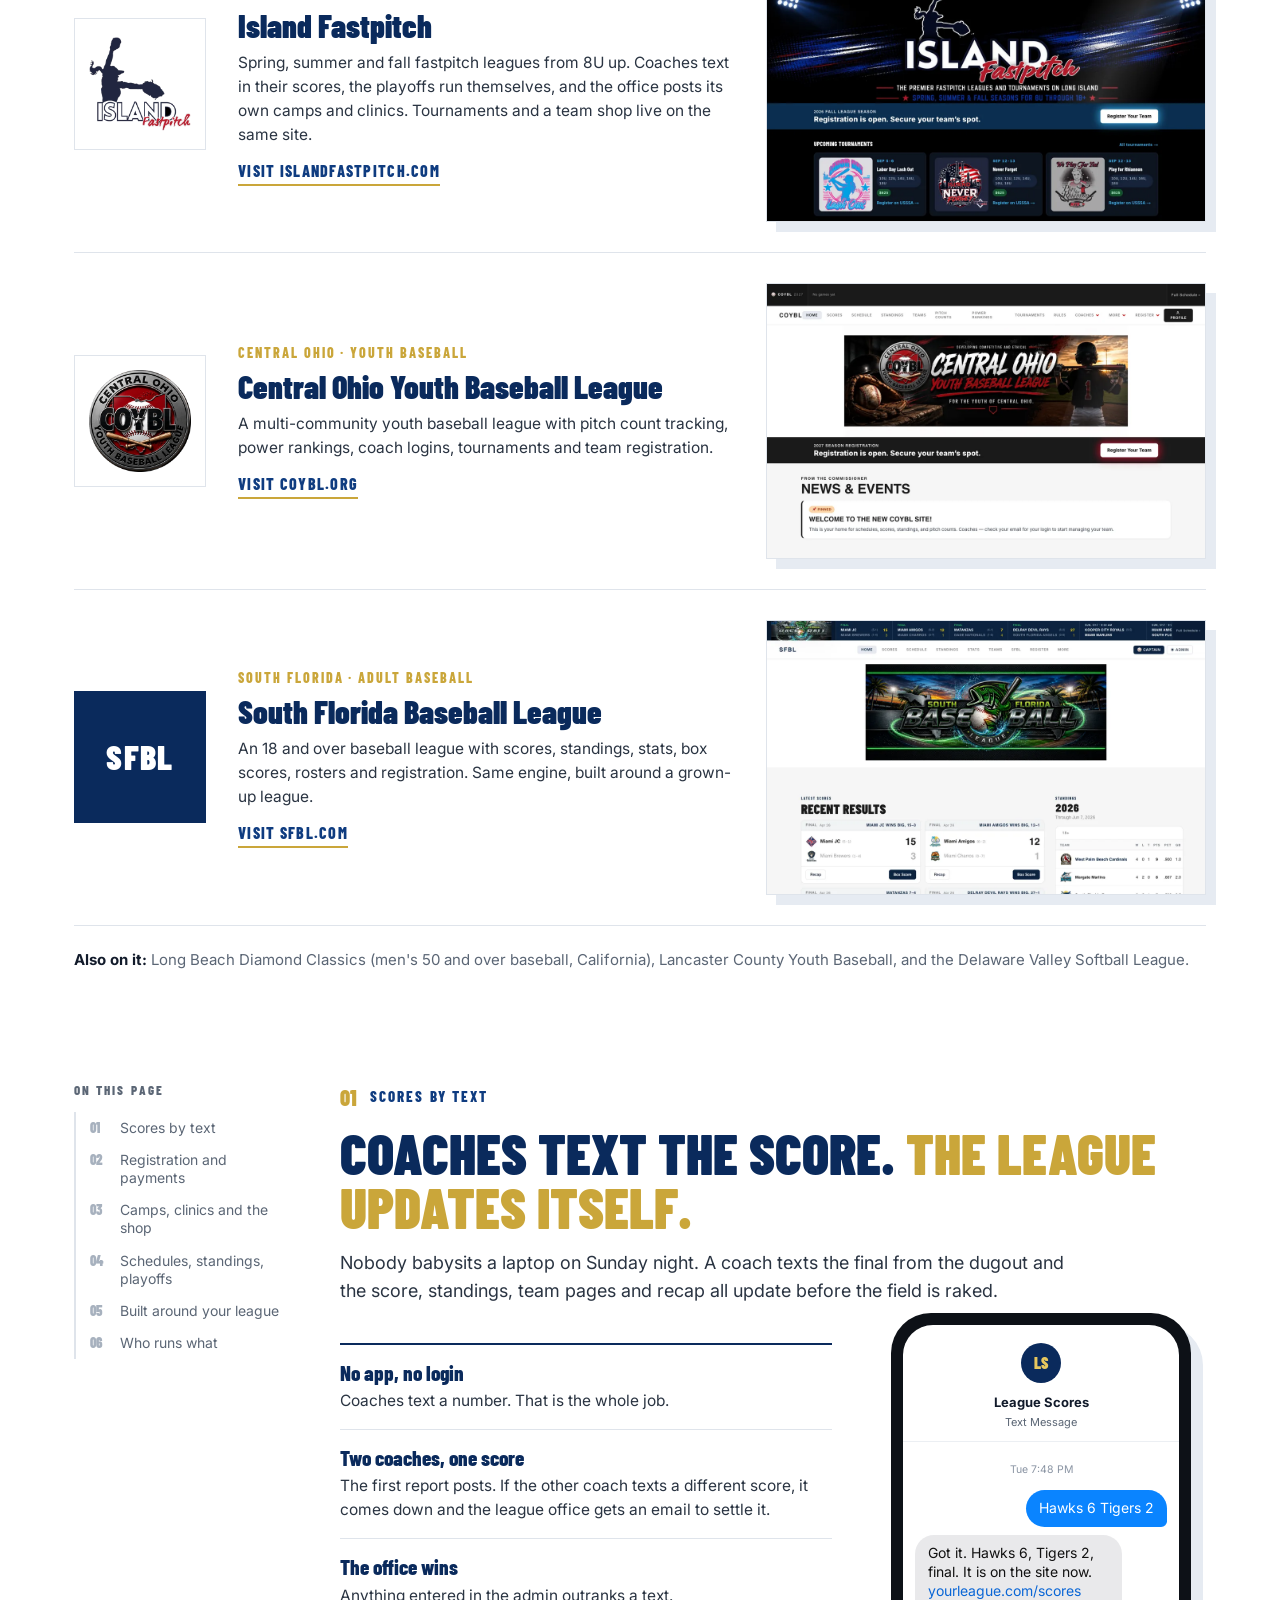
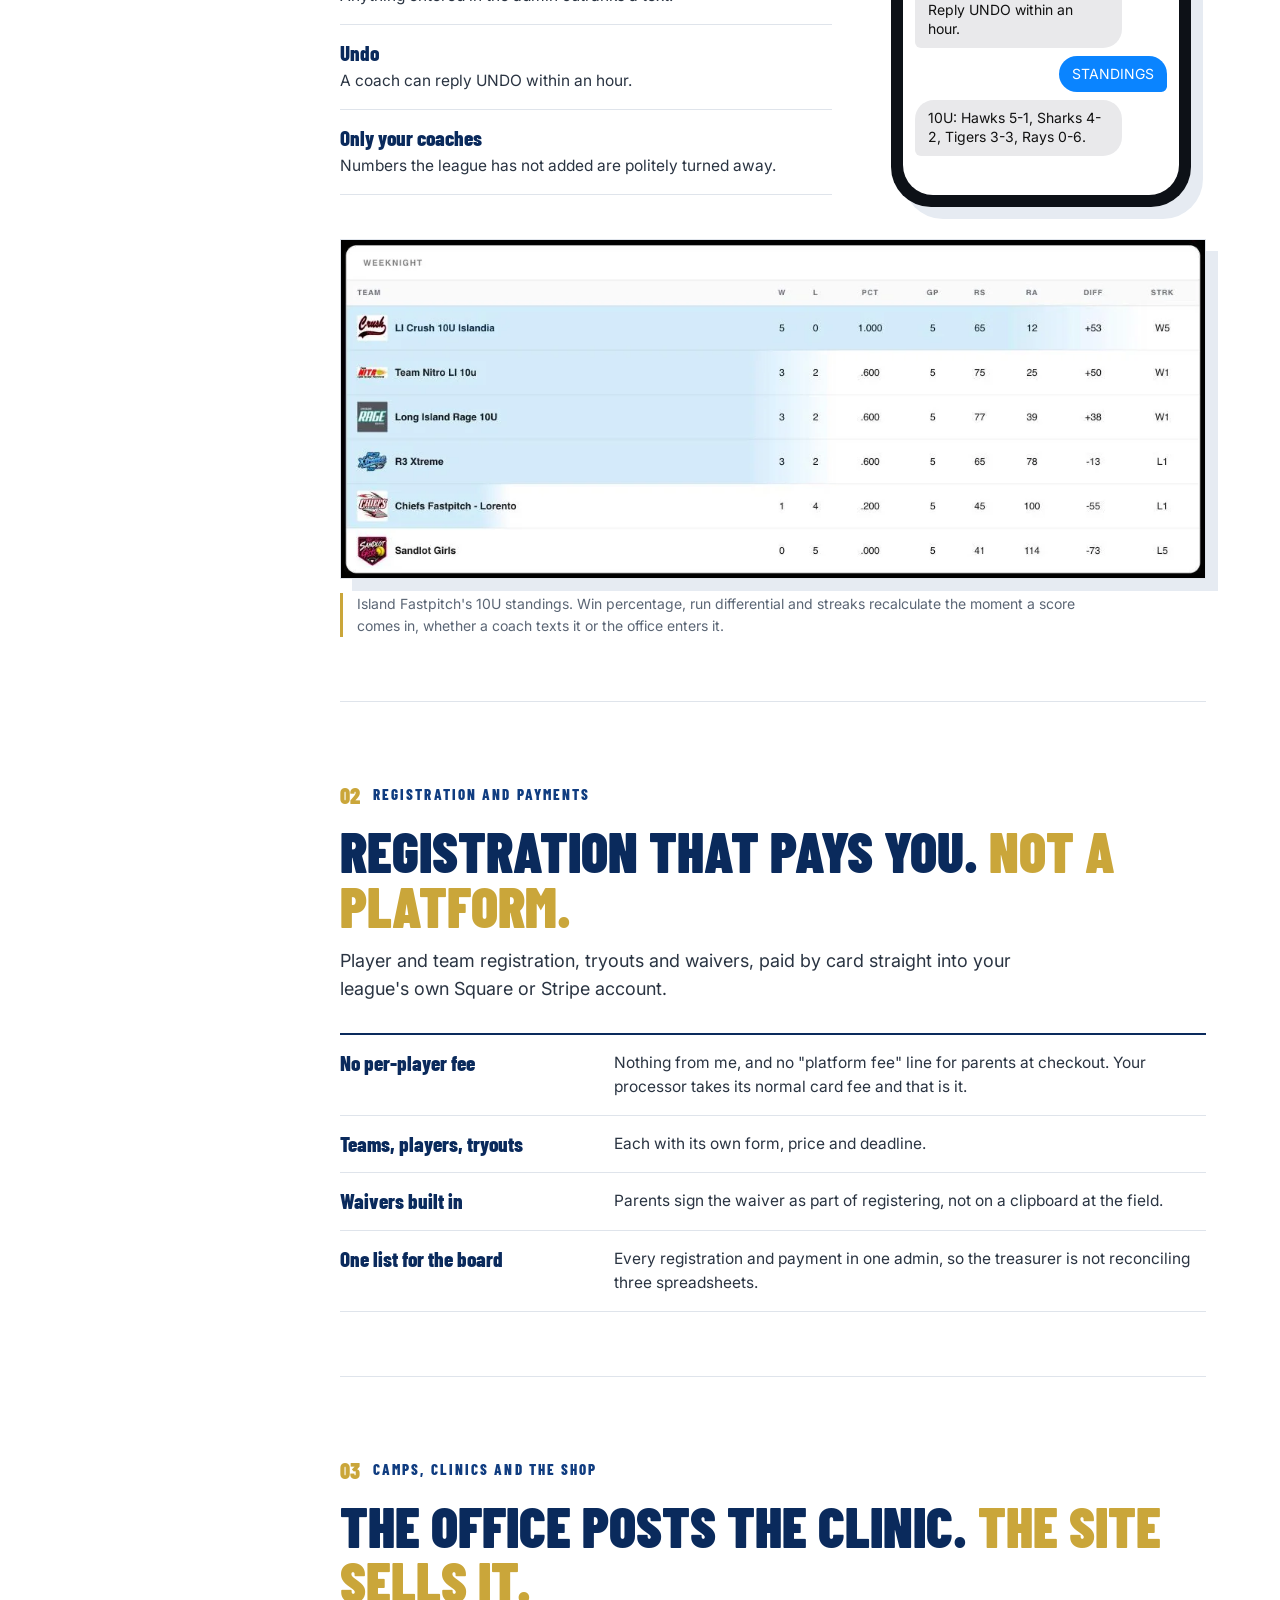
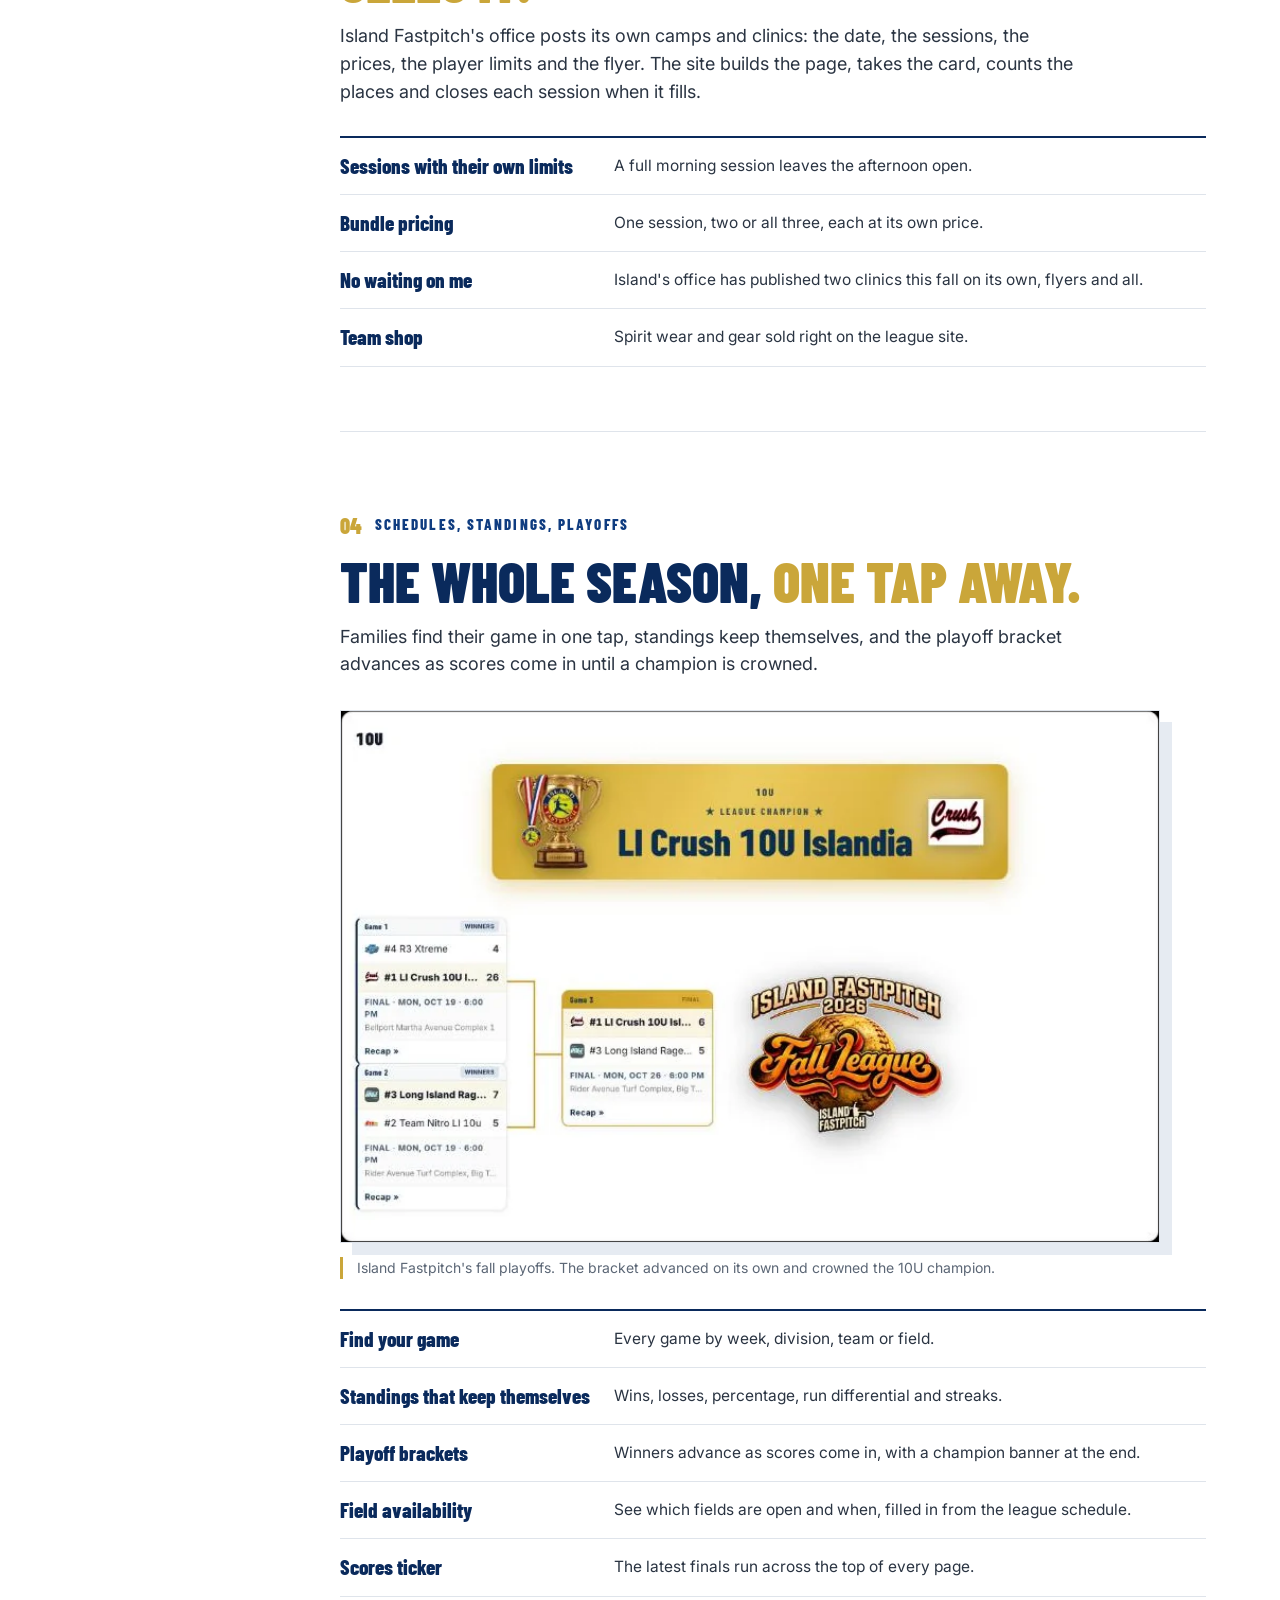
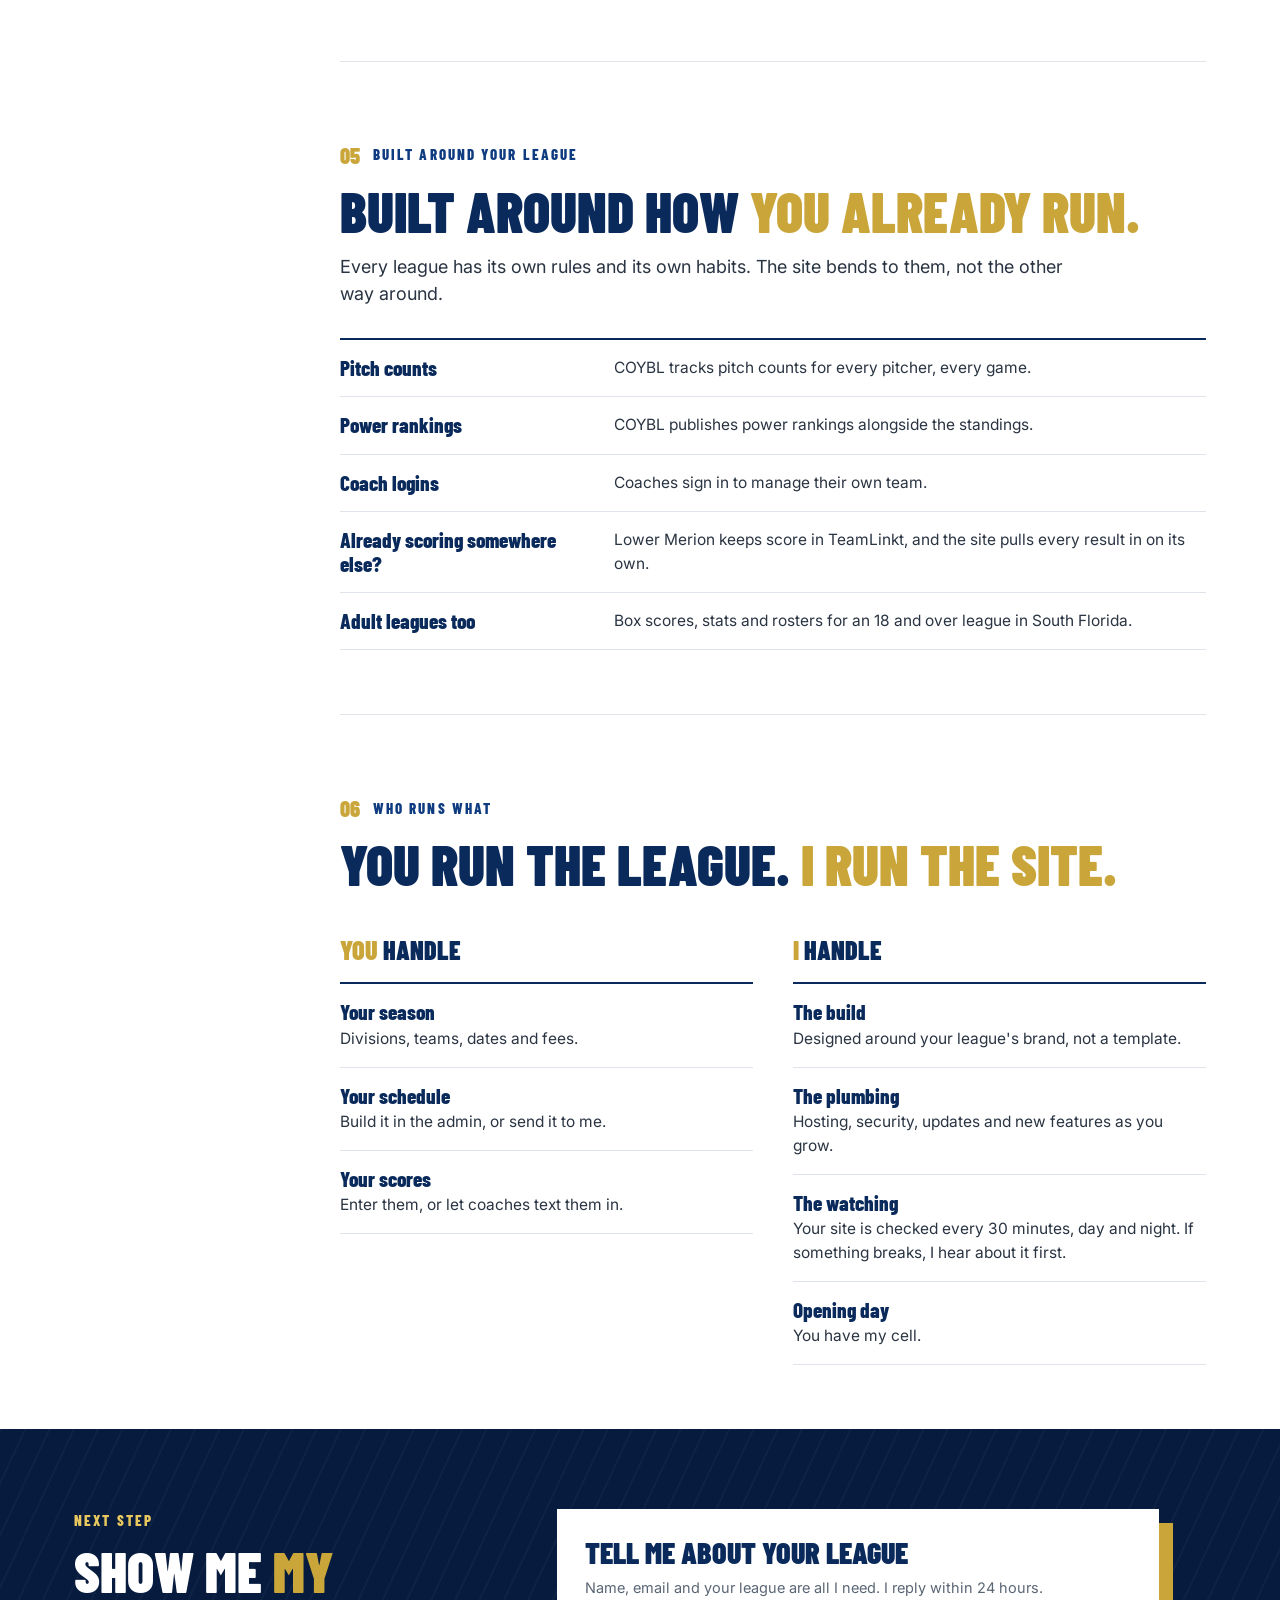
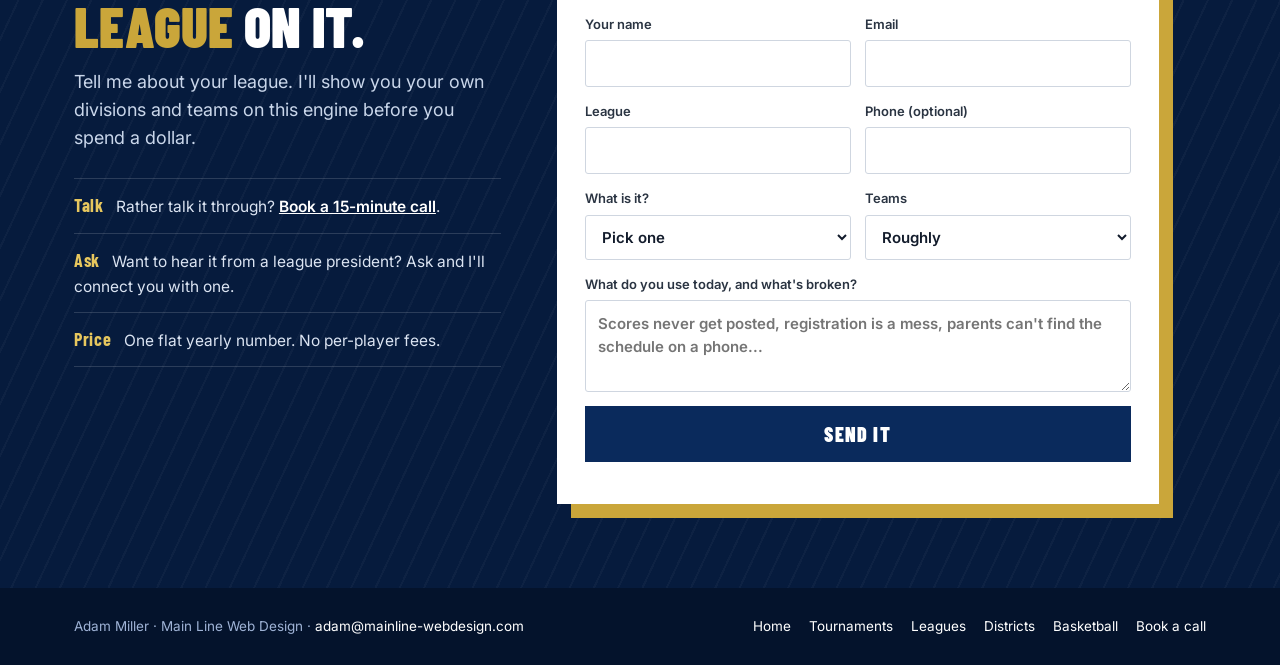
<file: leagues.html>
<!doctype html>
<html lang="en">
<head>
<meta charset="utf-8">
<meta name="viewport" content="width=device-width, initial-scale=1">
<title>League Websites: Scores by Text, Registration, Standings | Main Line Web Design</title>
<meta name="description" content="Custom league websites where coaches text in the score and the standings, playoffs and team pages update themselves. Registration and payments into your own account, no per-player fees.">
<link rel="canonical" href="https://mainline-webdesign.com/leagues.html">
<link rel="icon" href="favicon.svg" type="image/svg+xml">
<meta property="og:type" content="website">
<meta property="og:title" content="League websites that run the season for you">
<meta property="og:description" content="Coaches text the score. Standings, playoffs and team pages update themselves. Built by Main Line Web Design.">
<meta property="og:image" content="https://mainline-webdesign.com/buyers/og-leagues.png"><meta property="og:image:width" content="1200"><meta property="og:image:height" content="630"><meta name="twitter:image" content="https://mainline-webdesign.com/buyers/og-leagues.png">
<meta property="og:url" content="https://mainline-webdesign.com/leagues.html">
<meta name="twitter:card" content="summary_large_image">
<link rel="preconnect" href="https://fonts.googleapis.com"><link rel="preconnect" href="https://fonts.gstatic.com" crossorigin>
<link href="https://fonts.googleapis.com/css2?family=Barlow+Condensed:wght@700;800;900&family=Inter:wght@400;500;600;700&display=swap" rel="stylesheet">
<link rel="stylesheet" href="buyers/buyer.css?v=3">
<script async src="https://www.googletagmanager.com/gtag/js?id=G-4RLJ9EPT01"></script>
<script>window.dataLayer=window.dataLayer||[];function gtag(){dataLayer.push(arguments);}gtag('js',new Date());gtag('config','G-4RLJ9EPT01');</script>
</head>
<body>

<header class="mast"><div class="wrap">
  <a class="logo" href="/"><span class="br">{</span> MAIN LINE WEB DESIGN <span class="br">}</span></a>
  <nav class="doors" aria-label="Who it's for">
    <a href="tournaments.html">Tournaments</a>
    <a href="leagues.html" aria-current="page">Leagues</a>
    <a href="districts.html">Districts</a>
    <a href="basketball.html">Basketball</a>
  </nav>
  <a class="book" href="book.html" data-ev="book_call_click">Book a call</a>
</div></header>

<section class="hero photo" style="--hero:url(/buyers/hero-leagues.webp)">
  <div class="wrap">
    <div>
      <div class="kick">For league presidents and commissioners</div>
      <h1>Your season. <em>Running itself.</em></h1>
      <p class="lede">Registration, schedules, scores, standings, playoffs and the team pages parents actually check, on one site with your league's name on it. Coaches text the score from the dugout and everything updates on its own. No per-player fees, ever.</p>
      <div class="ctas">
        <a class="btn" href="book.html" data-ev="book_call_click">Book a 15-minute call</a>
        <a class="btn ghost" href="#sites">See it running</a>
      </div>
    </div>
    <div>
      <div class="frame"><div class="chrome"><i></i><i></i><i></i><span>islandfastpitch.com</span></div><img src="island-screenshot.webp" alt="Island Fastpitch home page" width="1100" height="688"></div>
      <p class="hcap"><b>Island Fastpitch.</b> Coaches text in their scores and the standings update themselves.</p>
    </div>
  </div>
</section>

<div class="marq" aria-hidden="true"><div class="marq-track">
  <span>Lower Merion Little League</span><span>Island Fastpitch</span><span>Central Ohio Youth Baseball</span><span>South Florida Baseball League</span><span>PA District 27</span><span>Small Town Select</span><span>Texas Select</span><span>Long Beach Diamond Classics</span><span>National Exposure Basketball</span><span>Armed Forces SlugFest</span><span>Lancaster County Youth Baseball</span><span>Lower Merion Aces</span>
  <span>Lower Merion Little League</span><span>Island Fastpitch</span><span>Central Ohio Youth Baseball</span><span>South Florida Baseball League</span><span>PA District 27</span><span>Small Town Select</span><span>Texas Select</span><span>Long Beach Diamond Classics</span><span>National Exposure Basketball</span><span>Armed Forces SlugFest</span><span>Lancaster County Youth Baseball</span><span>Lower Merion Aces</span>
</div></div>

<div class="facts"><div class="wrap">
  <div class="fact"><b>#2</b><span>largest Little League in the world runs on it</span></div>
  <div class="fact"><b>1 text</b><span>is all a coach sends to post a final</span></div>
  <div class="fact"><b>$0</b><span>per-player fees. Not now, not later.</span></div>
  <div class="fact"><b>30 min</b><span>how often your site gets checked, day and night</span></div>
</div></div>

<section class="clients" id="sites"><div class="wrap">
  <div class="k">Running on it now</div>
  <h2>Leagues <em>already on it.</em></h2>
  <p class="intro">Youth and adult, baseball and fastpitch, a few hundred families or a few thousand. Each site is built around its own league, not a template with a logo swapped in.</p>

  <article class="client">
    <div class="crest"><img src="buyers/logos/lmll.webp" alt="Lower Merion Little League logo"></div>
    <div>
      <div class="where">Lower Merion, PA &middot; Little League</div>
      <h3>Lower Merion Little League</h3>
      <p>The world's 2nd largest Little League program. Every division's schedule, scores and standings, team pages with their crests, field availability, playoff brackets and registration.</p>
      <a class="go" href="https://new.lmll.org/" target="_blank" rel="noopener" data-ev="portfolio_click">Visit new.lmll.org</a>
    </div>
    <a class="thumb" href="https://new.lmll.org/" target="_blank" rel="noopener" data-ev="portfolio_click"><img src="buyers/lmll-home.webp" alt="Lower Merion Little League website" loading="lazy" width="1264" height="706"></a>
  </article>

  <article class="client">
    <div class="crest"><img src="buyers/logos/island.webp" alt="Island Fastpitch logo"></div>
    <div>
      <div class="where">Long Island, NY &middot; Fastpitch softball</div>
      <h3>Island Fastpitch</h3>
      <p>Spring, summer and fall fastpitch leagues from 8U up. Coaches text in their scores, the playoffs run themselves, and the office posts its own camps and clinics. Tournaments and a team shop live on the same site.</p>
      <a class="go" href="https://islandfastpitch.com/" target="_blank" rel="noopener" data-ev="portfolio_click">Visit islandfastpitch.com</a>
    </div>
    <a class="thumb" href="https://islandfastpitch.com/" target="_blank" rel="noopener" data-ev="portfolio_click"><img src="island-screenshot.webp" alt="Island Fastpitch website" loading="lazy" width="1100" height="688"></a>
  </article>

  <article class="client">
    <div class="crest"><img src="buyers/logos/coybl.webp" alt="Central Ohio Youth Baseball League logo"></div>
    <div>
      <div class="where">Central Ohio &middot; Youth baseball</div>
      <h3>Central Ohio Youth Baseball League</h3>
      <p>A multi-community youth baseball league with pitch count tracking, power rankings, coach logins, tournaments and team registration.</p>
      <a class="go" href="https://coybl.org/" target="_blank" rel="noopener" data-ev="portfolio_click">Visit coybl.org</a>
    </div>
    <a class="thumb" href="https://coybl.org/" target="_blank" rel="noopener" data-ev="portfolio_click"><img src="coybl-screenshot.webp" alt="Central Ohio Youth Baseball League website" loading="lazy" width="1100" height="688"></a>
  </article>

  <article class="client">
    <div class="crest mono" aria-hidden="true">SFBL</div>
    <div>
      <div class="where">South Florida &middot; Adult baseball</div>
      <h3>South Florida Baseball League</h3>
      <p>An 18 and over baseball league with scores, standings, stats, box scores, rosters and registration. Same engine, built around a grown-up league.</p>
      <a class="go" href="https://sfbl.com/" target="_blank" rel="noopener" data-ev="portfolio_click">Visit sfbl.com</a>
    </div>
    <a class="thumb" href="https://sfbl.com/" target="_blank" rel="noopener" data-ev="portfolio_click"><img src="sfbl-screenshot.webp" alt="South Florida Baseball League website" loading="lazy" width="1100" height="688"></a>
  </article>
  <p class="also"><b>Also on it:</b> Long Beach Diamond Classics (men's 50 and over baseball, California), Lancaster County Youth Baseball, and the Delaware Valley Softball League.</p>
</div></section>

<div class="body"><div class="wrap">
  <aside class="rail" aria-label="On this page">
    <small>On this page</small>
    <ol>
      <li><a href="#text"><i>01</i>Scores by text</a></li>
      <li><a href="#register"><i>02</i>Registration and payments</a></li>
      <li><a href="#camps"><i>03</i>Camps, clinics and the shop</a></li>
      <li><a href="#season"><i>04</i>Schedules, standings, playoffs</a></li>
      <li><a href="#fit"><i>05</i>Built around your league</a></li>
      <li><a href="#who"><i>06</i>Who runs what</a></li>
    </ol>
  </aside>
  <main>
    <section class="sec" id="text">
      <div class="k"><i>01</i> Scores by text</div>
      <h2>Coaches text the score. <em>The league updates itself.</em></h2>
      <p class="intro">Nobody babysits a laptop on Sunday night. A coach texts the final from the dugout and the score, standings, team pages and recap all update before the field is raked.</p>
      <div class="split">
        <dl class="terms">
          <div><dt>No app, no login</dt><dd>Coaches text a number. That is the whole job.</dd></div>
          <div><dt>Two coaches, one score</dt><dd>The first report posts. If the other coach texts a different score, it comes down and the league office gets an email to settle it.</dd></div>
          <div><dt>The office wins</dt><dd>Anything entered in the admin outranks a text.</dd></div>
          <div><dt>Undo</dt><dd>A coach can reply UNDO within an hour.</dd></div>
          <div><dt>Only your coaches</dt><dd>Numbers the league has not added are politely turned away.</dd></div>
        </dl>
        <div class="phone" aria-label="Example text conversation"><div class="scr">
          <div class="hd"><i>LS</i><b>League Scores</b><span>Text Message</span></div>
          <div class="msgs">
            <span class="t">Tue 7:48 PM</span>
            <p class="me">Hawks 6 Tigers 2</p>
            <p class="them">Got it. Hawks 6, Tigers 2, final. It is on the site now. <u>yourleague.com/scores</u> Reply UNDO within an hour.</p>
            <p class="me">STANDINGS</p>
            <p class="them">10U: Hawks 5-1, Sharks 4-2, Tigers 3-3, Rays 0-6.</p>
          </div>
        </div></div>
      </div>
      <figure class="shot"><img src="buyers/island-standings.webp" alt="League standings table with wins, losses, run differential and streaks" loading="lazy" width="1145" height="448"></figure>
      <p class="cap">Island Fastpitch's 10U standings. Win percentage, run differential and streaks recalculate the moment a score comes in, whether a coach texts it or the office enters it.</p>
    </section>

    <section class="sec" id="register">
      <div class="k"><i>02</i> Registration and payments</div>
      <h2>Registration that pays you. <em>Not a platform.</em></h2>
      <p class="intro">Player and team registration, tryouts and waivers, paid by card straight into your league's own Square or Stripe account.</p>
      <dl class="terms">
        <div><dt>No per-player fee</dt><dd>Nothing from me, and no "platform fee" line for parents at checkout. Your processor takes its normal card fee and that is it.</dd></div>
        <div><dt>Teams, players, tryouts</dt><dd>Each with its own form, price and deadline.</dd></div>
        <div><dt>Waivers built in</dt><dd>Parents sign the waiver as part of registering, not on a clipboard at the field.</dd></div>
        <div><dt>One list for the board</dt><dd>Every registration and payment in one admin, so the treasurer is not reconciling three spreadsheets.</dd></div>
      </dl>
    </section>

    <section class="sec" id="camps">
      <div class="k"><i>03</i> Camps, clinics and the shop</div>
      <h2>The office posts the clinic. <em>The site sells it.</em></h2>
      <p class="intro">Island Fastpitch's office posts its own camps and clinics: the date, the sessions, the prices, the player limits and the flyer. The site builds the page, takes the card, counts the places and closes each session when it fills.</p>
      <dl class="terms">
        <div><dt>Sessions with their own limits</dt><dd>A full morning session leaves the afternoon open.</dd></div>
        <div><dt>Bundle pricing</dt><dd>One session, two or all three, each at its own price.</dd></div>
        <div><dt>No waiting on me</dt><dd>Island's office has published two clinics this fall on its own, flyers and all.</dd></div>
        <div><dt>Team shop</dt><dd>Spirit wear and gear sold right on the league site.</dd></div>
      </dl>
    </section>

    <section class="sec" id="season">
      <div class="k"><i>04</i> Schedules, standings, playoffs</div>
      <h2>The whole season, <em>one tap away.</em></h2>
      <p class="intro">Families find their game in one tap, standings keep themselves, and the playoff bracket advances as scores come in until a champion is crowned.</p>
      <figure class="shot" style="max-width:820px"><img src="buyers/island-playoffs.webp" alt="Playoff bracket with a league champion banner" loading="lazy" width="772" height="501"></figure>
      <p class="cap">Island Fastpitch's fall playoffs. The bracket advanced on its own and crowned the 10U champion.</p>
      <dl class="terms">
        <div><dt>Find your game</dt><dd>Every game by week, division, team or field.</dd></div>
        <div><dt>Standings that keep themselves</dt><dd>Wins, losses, percentage, run differential and streaks.</dd></div>
        <div><dt>Playoff brackets</dt><dd>Winners advance as scores come in, with a champion banner at the end.</dd></div>
        <div><dt>Field availability</dt><dd>See which fields are open and when, filled in from the league schedule.</dd></div>
        <div><dt>Scores ticker</dt><dd>The latest finals run across the top of every page.</dd></div>
      </dl>
    </section>

    <section class="sec" id="fit">
      <div class="k"><i>05</i> Built around your league</div>
      <h2>Built around how <em>you already run.</em></h2>
      <p class="intro">Every league has its own rules and its own habits. The site bends to them, not the other way around.</p>
      <dl class="terms">
        <div><dt>Pitch counts</dt><dd>COYBL tracks pitch counts for every pitcher, every game.</dd></div>
        <div><dt>Power rankings</dt><dd>COYBL publishes power rankings alongside the standings.</dd></div>
        <div><dt>Coach logins</dt><dd>Coaches sign in to manage their own team.</dd></div>
        <div><dt>Already scoring somewhere else?</dt><dd>Lower Merion keeps score in TeamLinkt, and the site pulls every result in on its own.</dd></div>
        <div><dt>Adult leagues too</dt><dd>Box scores, stats and rosters for an 18 and over league in South Florida.</dd></div>
      </dl>
    </section>

    <section class="sec" id="who">
      <div class="k"><i>06</i> Who runs what</div>
      <h2>You run the league. <em>I run the site.</em></h2>
      <div class="duo">
        <div>
          <h3><span>You</span> handle</h3>
          <dl class="terms">
            <div><dt>Your season</dt><dd>Divisions, teams, dates and fees.</dd></div>
            <div><dt>Your schedule</dt><dd>Build it in the admin, or send it to me.</dd></div>
            <div><dt>Your scores</dt><dd>Enter them, or let coaches text them in.</dd></div>
          </dl>
        </div>
        <div>
          <h3><span>I</span> handle</h3>
          <dl class="terms">
            <div><dt>The build</dt><dd>Designed around your league's brand, not a template.</dd></div>
            <div><dt>The plumbing</dt><dd>Hosting, security, updates and new features as you grow.</dd></div>
            <div><dt>The watching</dt><dd>Your site is checked every 30 minutes, day and night. If something breaks, I hear about it first.</dd></div>
            <div><dt>Opening day</dt><dd>You have my cell.</dd></div>
          </dl>
        </div>
      </div>
    </section>
  </main>
</div></div>

<section class="final" id="start"><div class="wrap">
  <div>
    <div class="k" style="color:var(--gold2)">Next step</div>
    <h2>Show me <em>my league</em> on it.</h2>
    <p class="intro">Tell me about your league. I'll show you your own divisions and teams on this engine before you spend a dollar.</p>
    <ul>
      <li><b>Talk</b> Rather talk it through? <a href="book.html" data-ev="book_call_click">Book a 15-minute call</a>.</li>
      <li><b>Ask</b> Want to hear it from a league president? Ask and I'll connect you with one.</li>
      <li><b>Price</b> One flat yearly number. No per-player fees.</li>
    </ul>
  </div>
  <form class="ask" id="ask" data-type="League" data-ref="leagues page" novalidate>
    <h3>Tell me about your league</h3>
    <p class="sub">Name, email and your league are all I need. I reply within 24 hours.</p>
    <label>Your name<input name="name" required autocomplete="name" maxlength="120"></label>
    <label>Email<input name="email" type="email" required autocomplete="email" maxlength="200"></label>
    <label>League<input name="org" required autocomplete="organization" maxlength="160"></label>
    <label>Phone (optional)<input name="phone" type="tel" autocomplete="tel" maxlength="40"></label>
    <label>What is it?<select name="orgType"><option value="">Pick one</option><option>Little League</option><option>Youth league</option><option>Travel or club program</option><option>Adult league</option><option>Something else</option></select></label>
    <label>Teams<select name="teams"><option value="">Roughly</option><option>Under 10</option><option>10 to 25</option><option>25 to 50</option><option>50 to 100</option><option>100+</option></select></label>
    <label class="full">What do you use today, and what's broken?<textarea name="notes" maxlength="4000" placeholder="Scores never get posted, registration is a mess, parents can't find the schedule on a phone..."></textarea></label>
    <input class="hp" name="website2" tabindex="-1" autocomplete="off" aria-hidden="true">
    <button type="submit">Send it</button>
    <div class="msg" role="status" aria-live="polite"></div>
  </form>
</div></section>

<footer class="foot"><div class="wrap">
  <span>Adam Miller &middot; Main Line Web Design &middot; <a href="mailto:adam@mainline-webdesign.com">adam@mainline-webdesign.com</a></span>
  <nav><a href="/">Home</a><a href="tournaments.html">Tournaments</a><a href="leagues.html">Leagues</a><a href="districts.html">Districts</a><a href="basketball.html">Basketball</a><a href="book.html">Book a call</a></nav>
</div></footer>

<script src="buyers/buyer.js?v=1" defer></script>
</body>
</html>
</file>
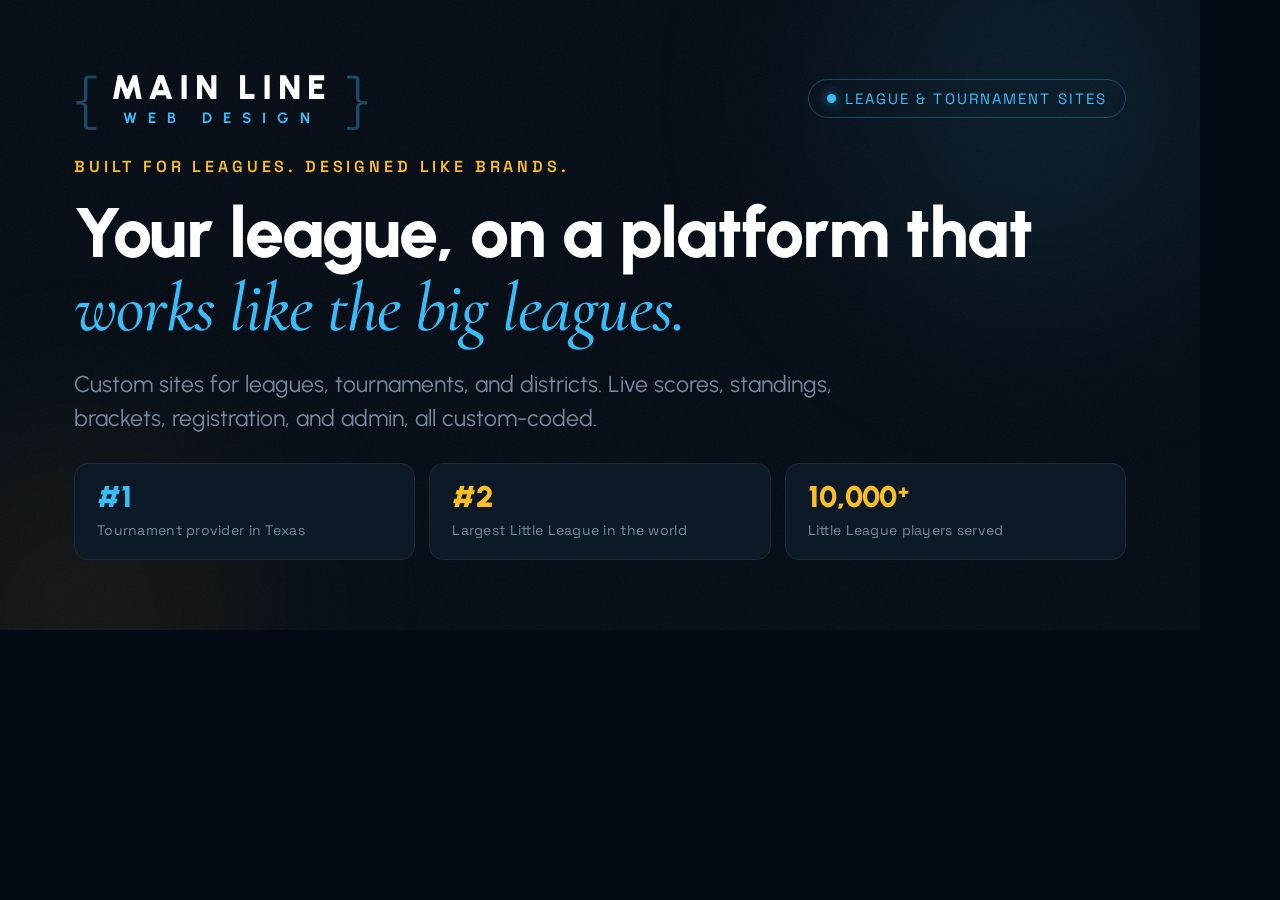
<file: og-card.html>
<!DOCTYPE html>
<html lang="en">
<head>
<meta charset="UTF-8">
<style>
@import url('https://fonts.googleapis.com/css2?family=Urbanist:wght@400;600;700;800;900&family=Space+Grotesk:wght@400;500;600;700&family=Cormorant+Garamond:ital,wght@1,400;1,500&display=swap');
*{margin:0;padding:0;box-sizing:border-box}
:root{--bg:#040b14;--fg:#e2e8f0;--accent:#38bdf8;--accent2:#fbbf24;--muted:#7789a0;--card:#0c1926;--border:#1a2a3a;--mono:'Space Grotesk',monospace;--heading:'Urbanist',sans-serif;--serif:'Cormorant Garamond',serif}
html,body{width:1200px;height:630px;overflow:hidden}
body{background:var(--bg);color:var(--fg);font-family:var(--heading);position:relative}
.tex{position:absolute;inset:0;opacity:.05;background-image:url("data:image/svg+xml,%3Csvg xmlns='http://www.w3.org/2000/svg' width='220' height='220'%3E%3Cfilter id='n'%3E%3CfeTurbulence type='fractalNoise' baseFrequency='.9' numOctaves='3'/%3E%3C/filter%3E%3Crect width='100%25' height='100%25' filter='url(%23n)'/%3E%3C/svg%3E")}
.glow{position:absolute;border-radius:50%;filter:blur(90px);pointer-events:none}
.g1{width:640px;height:640px;right:-160px;top:-220px;background:radial-gradient(circle,rgba(56,189,248,.14),transparent 62%)}
.g2{width:560px;height:560px;left:-200px;bottom:-260px;background:radial-gradient(circle,rgba(251,191,36,.10),transparent 62%)}
.wrap{position:relative;height:100%;padding:70px 74px;display:flex;flex-direction:column;justify-content:space-between}
.top{display:flex;align-items:center;gap:14px}
.brand{display:flex;align-items:center;gap:2px}
.brk{font-family:var(--mono);font-weight:300;font-size:56px;color:var(--accent);opacity:.35;line-height:1}
.bl{padding-right:12px}.br{padding-left:12px}
.name{display:flex;flex-direction:column;align-items:center;line-height:1}
.n1{font-weight:900;font-size:34px;letter-spacing:6px;color:#fff}
.n2{font-weight:700;font-size:15px;letter-spacing:11px;color:var(--accent);margin-top:6px}
.live{margin-left:auto;font-family:var(--mono);font-size:15px;letter-spacing:.14em;text-transform:uppercase;color:var(--accent);border:1px solid rgba(56,189,248,.3);border-radius:100px;padding:9px 18px;display:flex;align-items:center;gap:9px}
.live i{width:9px;height:9px;border-radius:50%;background:var(--accent);box-shadow:0 0 12px rgba(56,189,248,.8)}
.mid{margin-top:6px}
.eyebrow{font-family:var(--mono);font-size:16px;letter-spacing:.24em;text-transform:uppercase;color:var(--accent2);margin-bottom:20px;font-weight:600}
h1{font-family:var(--heading);font-weight:800;font-size:70px;line-height:1.04;letter-spacing:-1px;color:#fff;max-width:1000px}
h1 em{font-family:var(--serif);font-style:italic;font-weight:500;color:var(--accent)}
.sub{margin-top:22px;font-size:23px;line-height:1.5;color:var(--muted);max-width:820px;font-weight:400}
.chips{display:flex;gap:14px;margin-top:4px}
.chip{background:var(--card);border:1px solid var(--border);border-radius:14px;padding:18px 22px;flex:1}
.chip .k{font-family:var(--heading);font-weight:900;font-size:30px;color:var(--accent);line-height:1}
.chip:nth-child(2) .k,.chip:nth-child(3) .k{color:var(--accent2)}
.chip .v{font-family:var(--mono);font-size:14px;color:var(--muted);margin-top:9px;line-height:1.4;letter-spacing:.02em}
.chip .k .s{font-size:19px;vertical-align:top;margin-left:1px}
</style>
</head>
<body>
<div class="tex"></div><div class="glow g1"></div><div class="glow g2"></div>
<div class="wrap">
  <div class="top">
    <div class="brand"><span class="brk bl">{</span><span class="name"><span class="n1">MAIN LINE</span><span class="n2">WEB DESIGN</span></span><span class="brk br">}</span></div>
    <div class="live"><i></i>League &amp; Tournament Sites</div>
  </div>
  <div class="mid">
    <div class="eyebrow">Built for leagues. Designed like brands.</div>
    <h1>Your league, on a platform that <em>works like the big leagues.</em></h1>
    <div class="sub">Custom sites for leagues, tournaments, and districts. Live scores, standings, brackets, registration, and admin, all custom-coded.</div>
  </div>
  <div class="chips">
    <div class="chip"><div class="k">#1</div><div class="v">Tournament provider in Texas</div></div>
    <div class="chip"><div class="k">#2</div><div class="v">Largest Little League in the world</div></div>
    <div class="chip"><div class="k">10,000<span class="s">+</span></div><div class="v">Little League players served</div></div>
  </div>
</div>
</body>
</html>
</file>
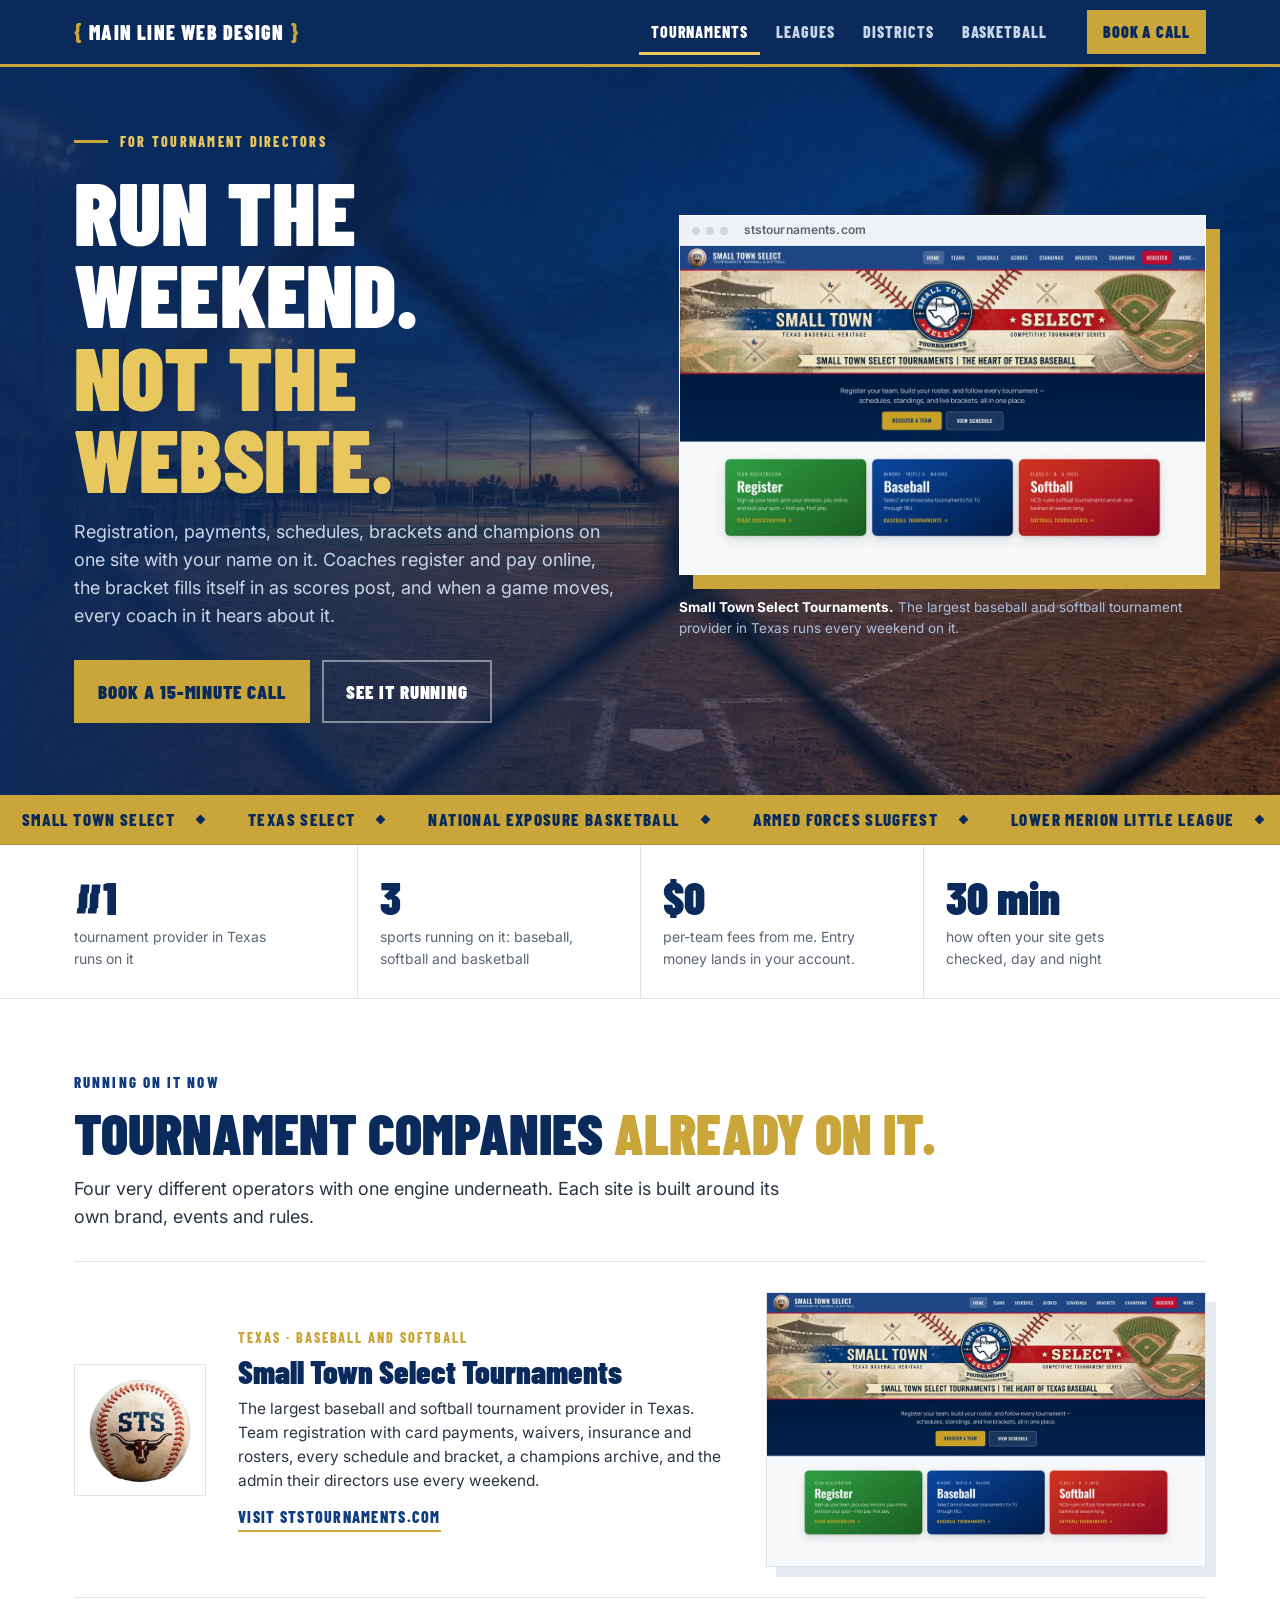
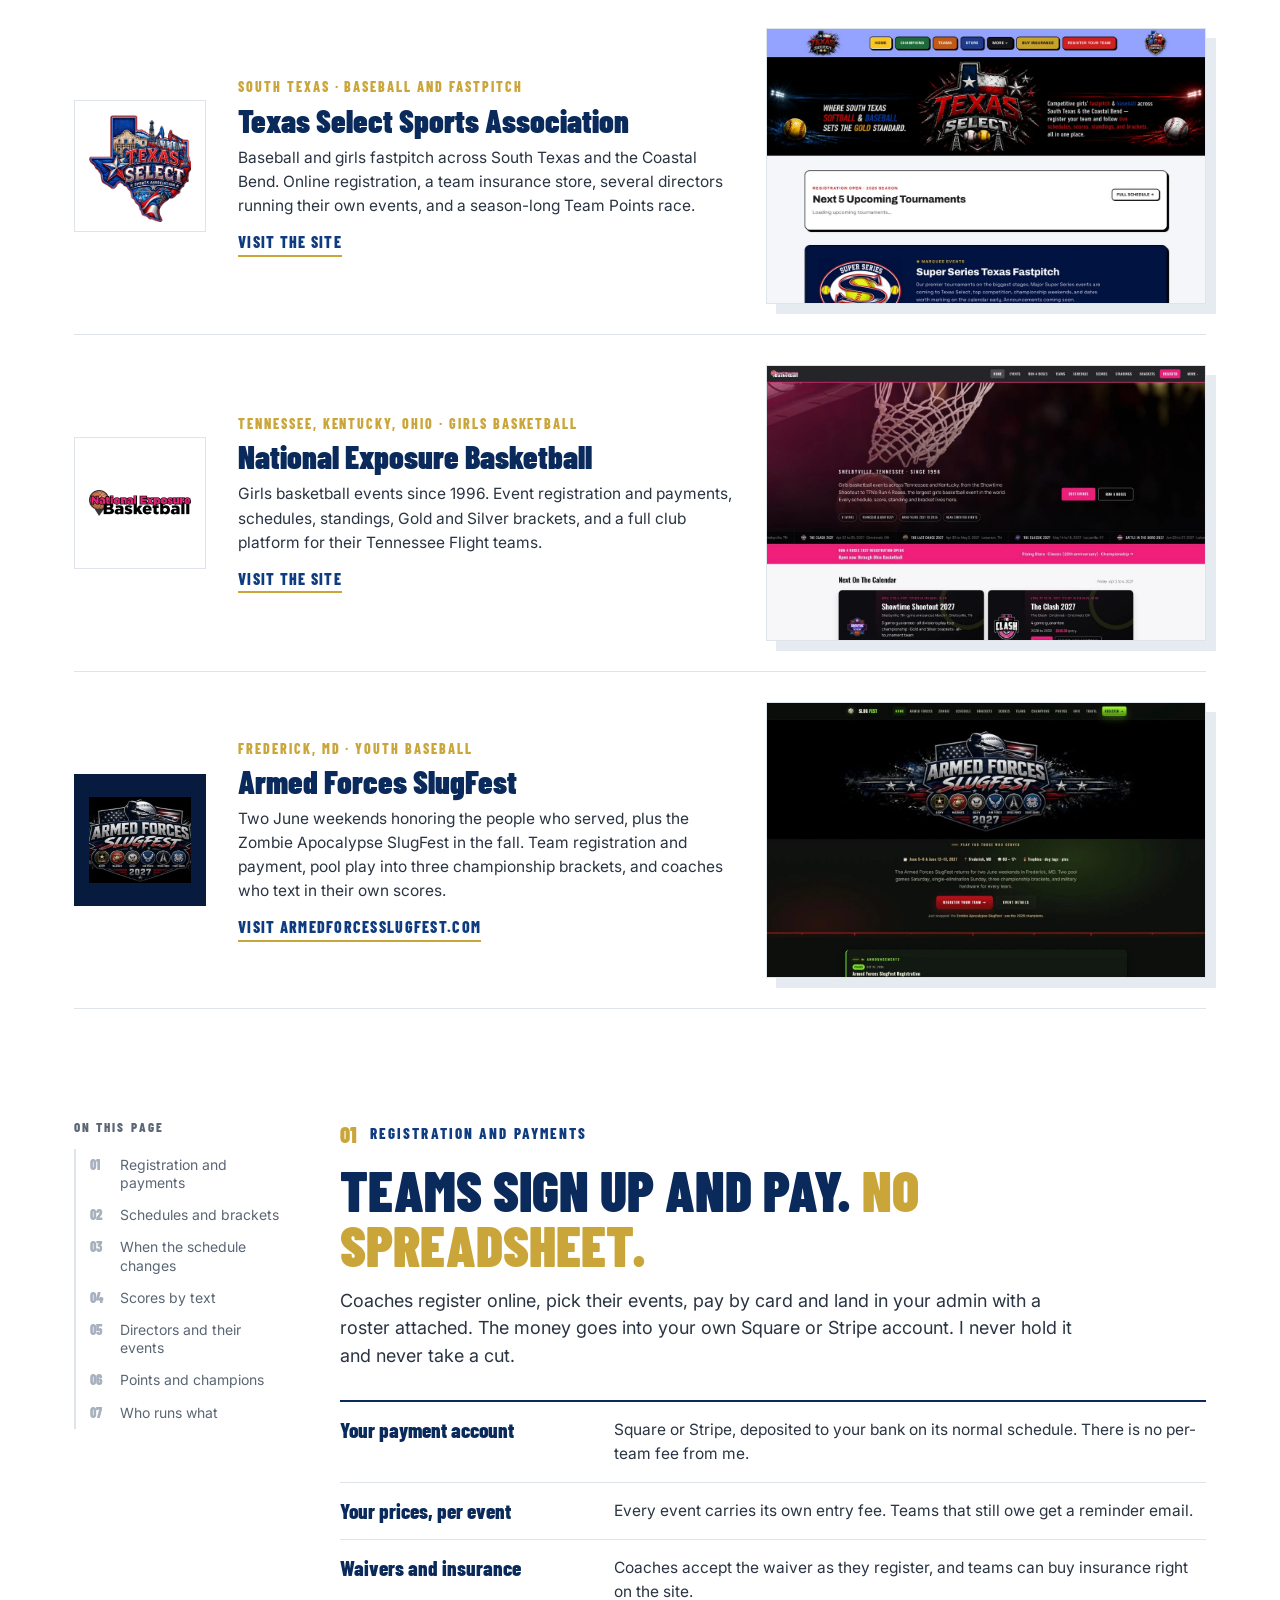
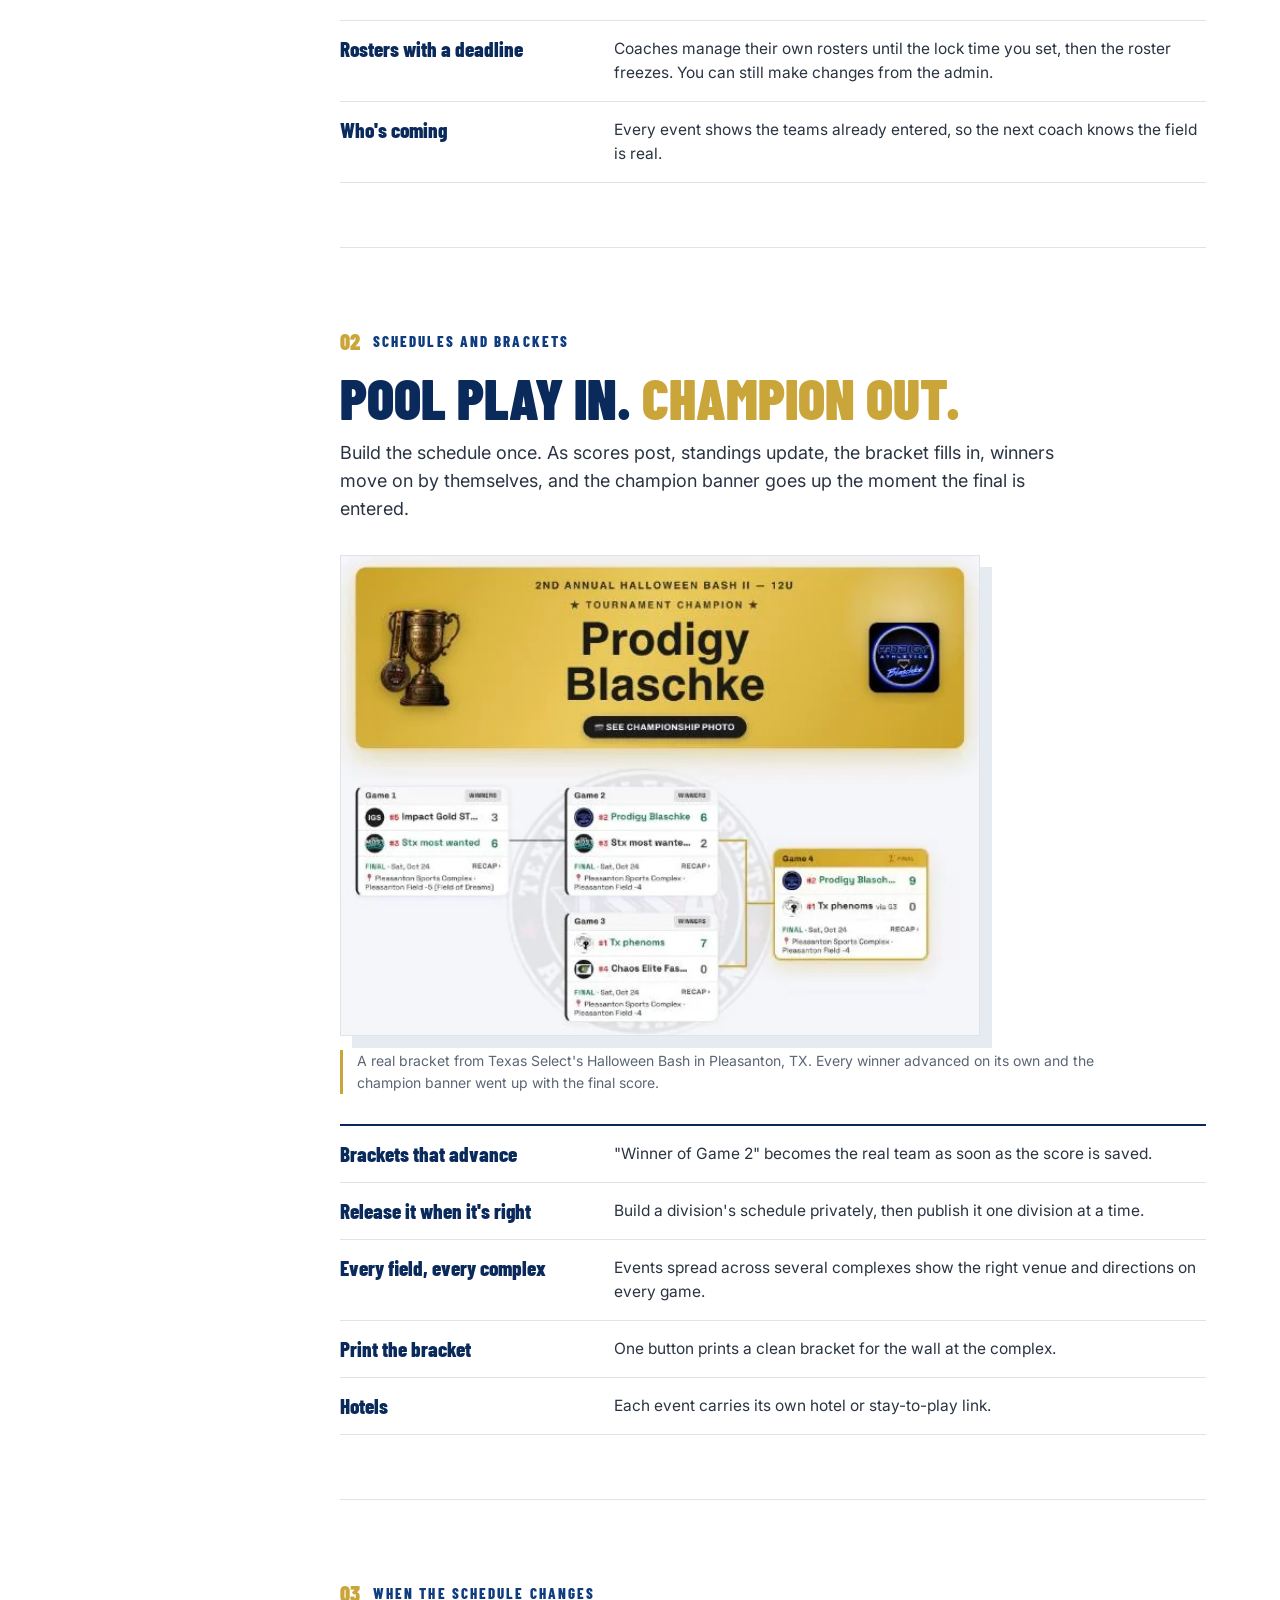
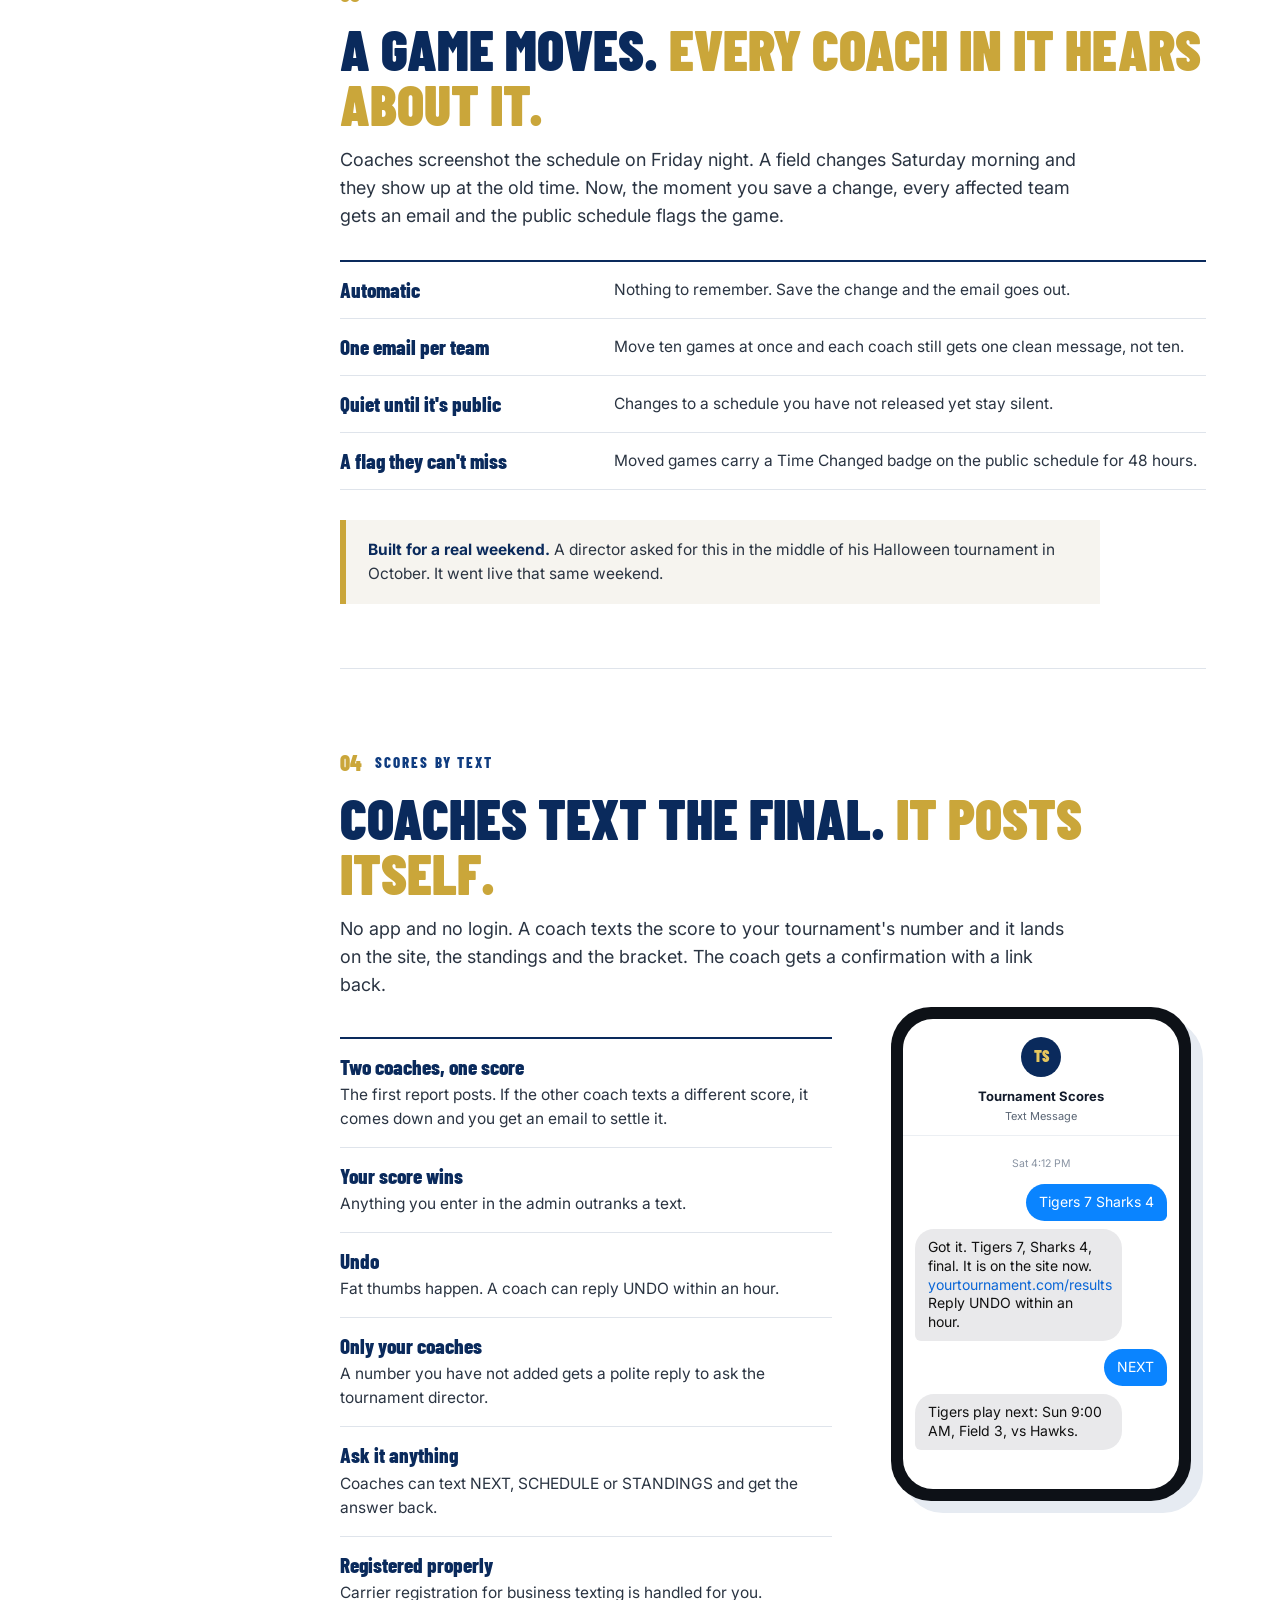
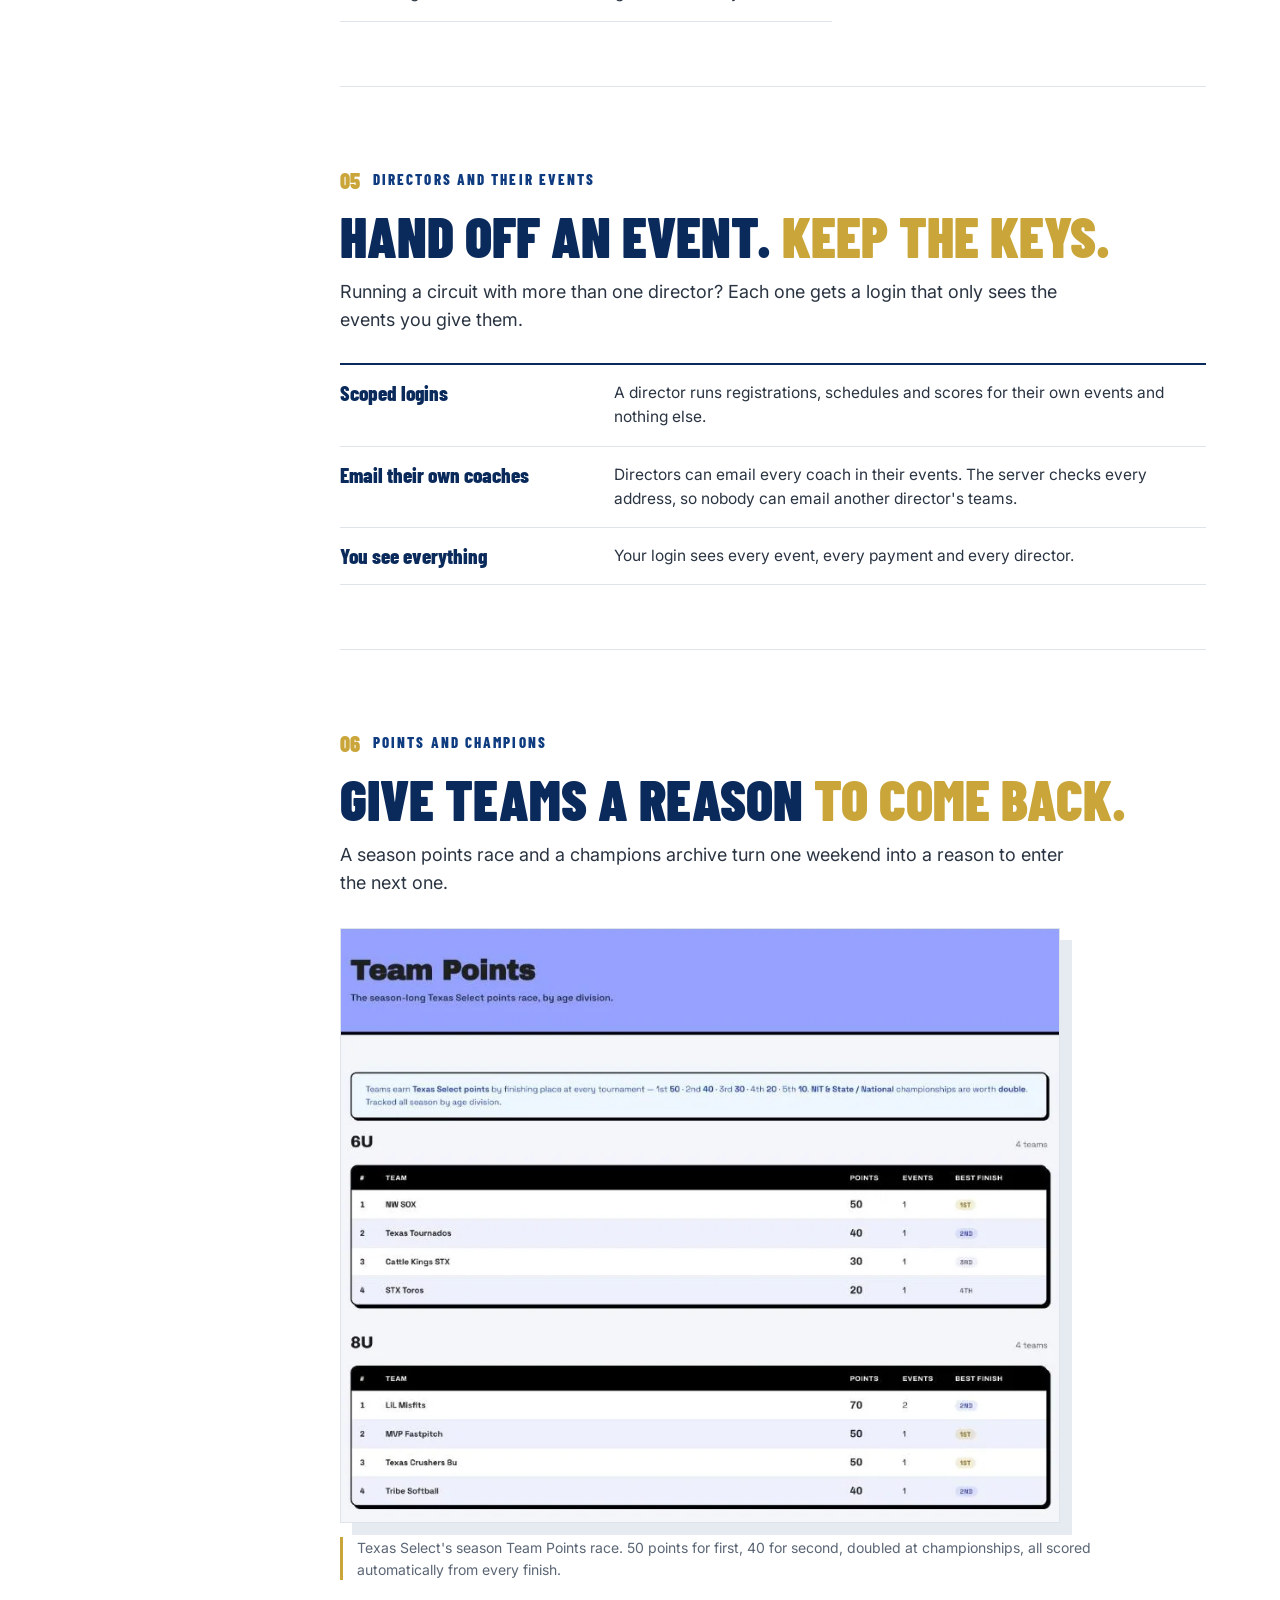
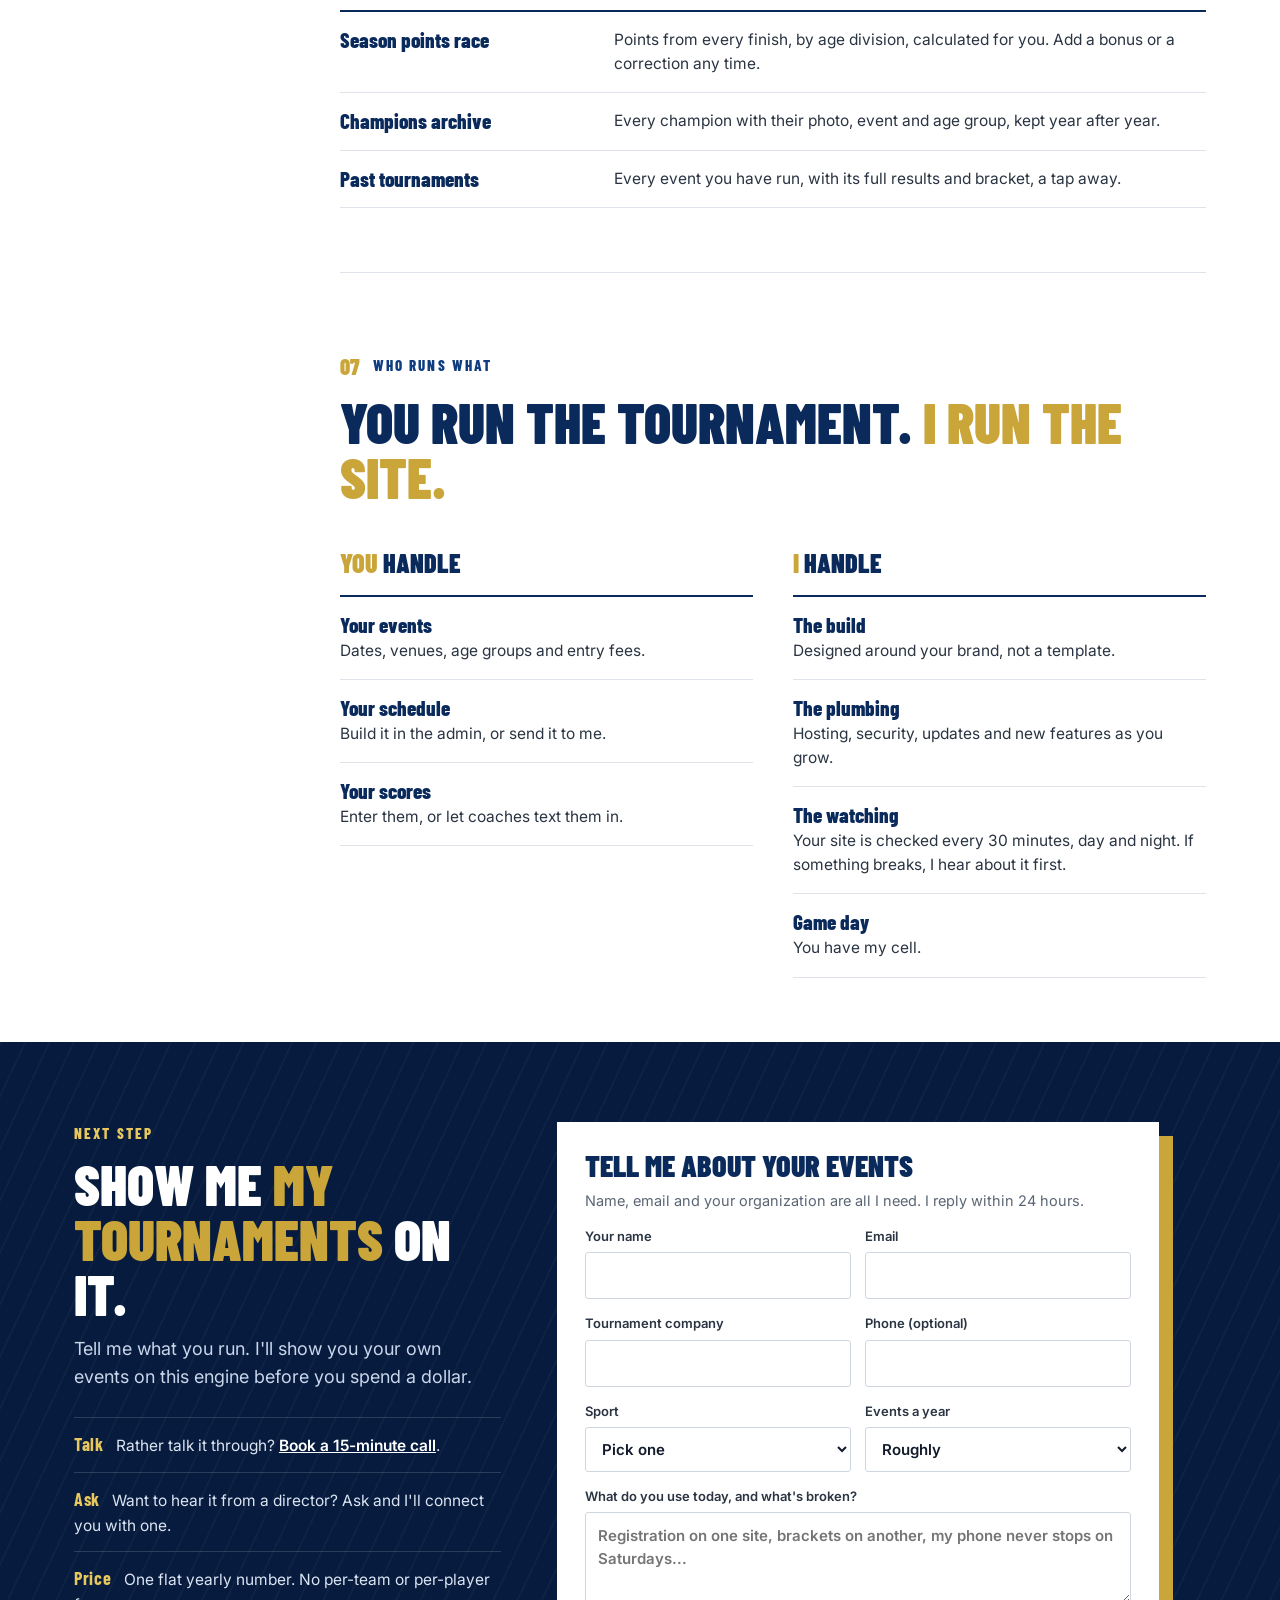
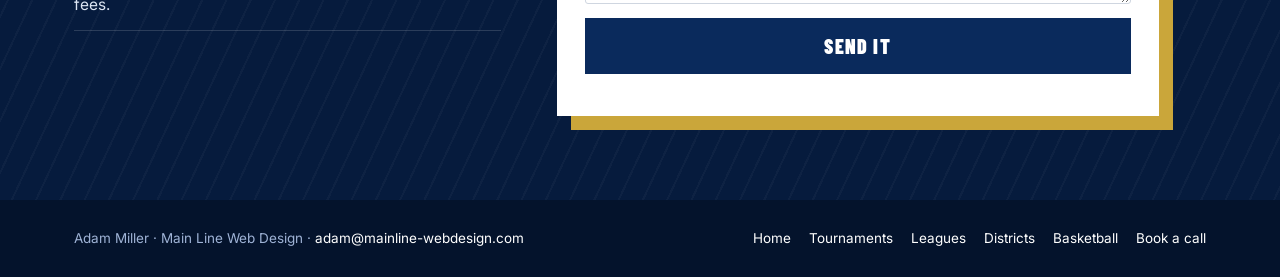
<file: tournaments.html>
<!doctype html>
<html lang="en">
<head>
<meta charset="utf-8">
<meta name="viewport" content="width=device-width, initial-scale=1">
<title>Tournament Websites: Registration, Brackets, Payments | Main Line Web Design</title>
<meta name="description" content="Team registration and payments into your own account, pool play and brackets that advance themselves, automatic schedule change emails and text-in scores. Custom built for tournament directors.">
<link rel="canonical" href="https://mainline-webdesign.com/tournaments.html">
<link rel="icon" href="favicon.svg" type="image/svg+xml">
<meta property="og:type" content="website">
<meta property="og:title" content="Tournament websites that run the weekend for you">
<meta property="og:description" content="Registration, payments, brackets and champions on one site with your name on it. Built by Main Line Web Design.">
<meta property="og:image" content="https://mainline-webdesign.com/buyers/og-tournaments.png"><meta property="og:image:width" content="1200"><meta property="og:image:height" content="630"><meta name="twitter:image" content="https://mainline-webdesign.com/buyers/og-tournaments.png">
<meta property="og:url" content="https://mainline-webdesign.com/tournaments.html">
<meta name="twitter:card" content="summary_large_image">
<link rel="preconnect" href="https://fonts.googleapis.com"><link rel="preconnect" href="https://fonts.gstatic.com" crossorigin>
<link href="https://fonts.googleapis.com/css2?family=Barlow+Condensed:wght@700;800;900&family=Inter:wght@400;500;600;700&display=swap" rel="stylesheet">
<link rel="stylesheet" href="buyers/buyer.css?v=3">
<script async src="https://www.googletagmanager.com/gtag/js?id=G-4RLJ9EPT01"></script>
<script>window.dataLayer=window.dataLayer||[];function gtag(){dataLayer.push(arguments);}gtag('js',new Date());gtag('config','G-4RLJ9EPT01');</script>
</head>
<body>

<header class="mast"><div class="wrap">
  <a class="logo" href="/"><span class="br">{</span> MAIN LINE WEB DESIGN <span class="br">}</span></a>
  <nav class="doors" aria-label="Who it's for">
    <a href="tournaments.html" aria-current="page">Tournaments</a>
    <a href="leagues.html">Leagues</a>
    <a href="districts.html">Districts</a>
    <a href="basketball.html">Basketball</a>
  </nav>
  <a class="book" href="book.html" data-ev="book_call_click">Book a call</a>
</div></header>

<section class="hero photo" style="--hero:url(/buyers/hero-tournaments.webp)">
  <div class="wrap">
    <div>
      <div class="kick">For tournament directors</div>
      <h1>Run the weekend. <em>Not the website.</em></h1>
      <p class="lede">Registration, payments, schedules, brackets and champions on one site with your name on it. Coaches register and pay online, the bracket fills itself in as scores post, and when a game moves, every coach in it hears about it.</p>
      <div class="ctas">
        <a class="btn" href="book.html" data-ev="book_call_click">Book a 15-minute call</a>
        <a class="btn ghost" href="#sites">See it running</a>
      </div>
    </div>
    <div>
      <div class="frame"><div class="chrome"><i></i><i></i><i></i><span>ststournaments.com</span></div><img src="sts-screenshot.webp" alt="Small Town Select Tournaments home page" width="1100" height="688"></div>
      <p class="hcap"><b>Small Town Select Tournaments.</b> The largest baseball and softball tournament provider in Texas runs every weekend on it.</p>
    </div>
  </div>
</section>

<div class="marq" aria-hidden="true"><div class="marq-track">
  <span>Small Town Select</span><span>Texas Select</span><span>National Exposure Basketball</span><span>Armed Forces SlugFest</span><span>Lower Merion Little League</span><span>Island Fastpitch</span><span>PA District 27</span><span>Central Ohio Youth Baseball</span><span>Tennessee Flight</span><span>Mason Plumlee Basketball</span><span>South Florida Baseball League</span><span>Lower Merion Aces</span>
  <span>Small Town Select</span><span>Texas Select</span><span>National Exposure Basketball</span><span>Armed Forces SlugFest</span><span>Lower Merion Little League</span><span>Island Fastpitch</span><span>PA District 27</span><span>Central Ohio Youth Baseball</span><span>Tennessee Flight</span><span>Mason Plumlee Basketball</span><span>South Florida Baseball League</span><span>Lower Merion Aces</span>
</div></div>

<div class="facts"><div class="wrap">
  <div class="fact"><b>#1</b><span>tournament provider in Texas runs on it</span></div>
  <div class="fact"><b>3</b><span>sports running on it: baseball, softball and basketball</span></div>
  <div class="fact"><b>$0</b><span>per-team fees from me. Entry money lands in your account.</span></div>
  <div class="fact"><b>30 min</b><span>how often your site gets checked, day and night</span></div>
</div></div>

<section class="clients" id="sites"><div class="wrap">
  <div class="k">Running on it now</div>
  <h2>Tournament companies <em>already on it.</em></h2>
  <p class="intro">Four very different operators with one engine underneath. Each site is built around its own brand, events and rules.</p>

  <article class="client">
    <div class="crest"><img src="buyers/logos/sts.webp" alt="Small Town Select logo"></div>
    <div>
      <div class="where">Texas &middot; Baseball and softball</div>
      <h3>Small Town Select Tournaments</h3>
      <p>The largest baseball and softball tournament provider in Texas. Team registration with card payments, waivers, insurance and rosters, every schedule and bracket, a champions archive, and the admin their directors use every weekend.</p>
      <a class="go" href="https://ststournaments.com/" target="_blank" rel="noopener" data-ev="portfolio_click">Visit ststournaments.com</a>
    </div>
    <a class="thumb" href="https://ststournaments.com/" target="_blank" rel="noopener" data-ev="portfolio_click"><img src="sts-screenshot.webp" alt="Small Town Select Tournaments website" loading="lazy" width="1100" height="688"></a>
  </article>

  <article class="client">
    <div class="crest"><img src="buyers/logos/txs.webp" alt="Texas Select Sports Association logo"></div>
    <div>
      <div class="where">South Texas &middot; Baseball and fastpitch</div>
      <h3>Texas Select Sports Association</h3>
      <p>Baseball and girls fastpitch across South Texas and the Coastal Bend. Online registration, a team insurance store, several directors running their own events, and a season-long Team Points race.</p>
      <a class="go" href="https://texasselectsportsassociation.com/" target="_blank" rel="noopener" data-ev="portfolio_click">Visit the site</a>
    </div>
    <a class="thumb" href="https://texasselectsportsassociation.com/" target="_blank" rel="noopener" data-ev="portfolio_click"><img src="txselect-screenshot.webp" alt="Texas Select Sports Association website" loading="lazy" width="1100" height="688"></a>
  </article>

  <article class="client">
    <div class="crest"><img src="buyers/logos/neb.webp" alt="National Exposure Basketball logo"></div>
    <div>
      <div class="where">Tennessee, Kentucky, Ohio &middot; Girls basketball</div>
      <h3>National Exposure Basketball</h3>
      <p>Girls basketball events since 1996. Event registration and payments, schedules, standings, Gold and Silver brackets, and a full club platform for their Tennessee Flight teams.</p>
      <a class="go" href="https://national-exposure-bball.vercel.app/" target="_blank" rel="noopener" data-ev="portfolio_click">Visit the site</a>
    </div>
    <a class="thumb" href="https://national-exposure-bball.vercel.app/" target="_blank" rel="noopener" data-ev="portfolio_click"><img src="buyers/neb-home.webp" alt="National Exposure Basketball website" loading="lazy" width="1206" height="754"></a>
  </article>

  <article class="client">
    <div class="crest dark"><img src="buyers/logos/afsf.webp" alt="Armed Forces SlugFest crest"></div>
    <div>
      <div class="where">Frederick, MD &middot; Youth baseball</div>
      <h3>Armed Forces SlugFest</h3>
      <p>Two June weekends honoring the people who served, plus the Zombie Apocalypse SlugFest in the fall. Team registration and payment, pool play into three championship brackets, and coaches who text in their own scores.</p>
      <a class="go" href="https://armedforcesslugfest.com/" target="_blank" rel="noopener" data-ev="portfolio_click">Visit armedforcesslugfest.com</a>
    </div>
    <a class="thumb" href="https://armedforcesslugfest.com/" target="_blank" rel="noopener" data-ev="portfolio_click"><img src="buyers/afsf-home.webp" alt="Armed Forces SlugFest website" loading="lazy" width="1206" height="754"></a>
  </article>
</div></section>

<div class="body"><div class="wrap">
  <aside class="rail" aria-label="On this page">
    <small>On this page</small>
    <ol>
      <li><a href="#register"><i>01</i>Registration and payments</a></li>
      <li><a href="#brackets"><i>02</i>Schedules and brackets</a></li>
      <li><a href="#changes"><i>03</i>When the schedule changes</a></li>
      <li><a href="#text"><i>04</i>Scores by text</a></li>
      <li><a href="#directors"><i>05</i>Directors and their events</a></li>
      <li><a href="#points"><i>06</i>Points and champions</a></li>
      <li><a href="#who"><i>07</i>Who runs what</a></li>
    </ol>
  </aside>
  <main>
    <section class="sec" id="register">
      <div class="k"><i>01</i> Registration and payments</div>
      <h2>Teams sign up and pay. <em>No spreadsheet.</em></h2>
      <p class="intro">Coaches register online, pick their events, pay by card and land in your admin with a roster attached. The money goes into your own Square or Stripe account. I never hold it and never take a cut.</p>
      <dl class="terms">
        <div><dt>Your payment account</dt><dd>Square or Stripe, deposited to your bank on its normal schedule. There is no per-team fee from me.</dd></div>
        <div><dt>Your prices, per event</dt><dd>Every event carries its own entry fee. Teams that still owe get a reminder email.</dd></div>
        <div><dt>Waivers and insurance</dt><dd>Coaches accept the waiver as they register, and teams can buy insurance right on the site.</dd></div>
        <div><dt>Rosters with a deadline</dt><dd>Coaches manage their own rosters until the lock time you set, then the roster freezes. You can still make changes from the admin.</dd></div>
        <div><dt>Who's coming</dt><dd>Every event shows the teams already entered, so the next coach knows the field is real.</dd></div>
      </dl>
    </section>

    <section class="sec" id="brackets">
      <div class="k"><i>02</i> Schedules and brackets</div>
      <h2>Pool play in. <em>Champion out.</em></h2>
      <p class="intro">Build the schedule once. As scores post, standings update, the bracket fills in, winners move on by themselves, and the champion banner goes up the moment the final is entered.</p>
      <figure class="shot" style="max-width:640px"><img src="buyers/txs-bracket.webp" alt="A finished tournament bracket with the champion banner" loading="lazy" width="594" height="446"></figure>
      <p class="cap">A real bracket from Texas Select's Halloween Bash in Pleasanton, TX. Every winner advanced on its own and the champion banner went up with the final score.</p>
      <dl class="terms">
        <div><dt>Brackets that advance</dt><dd>"Winner of Game 2" becomes the real team as soon as the score is saved.</dd></div>
        <div><dt>Release it when it's right</dt><dd>Build a division's schedule privately, then publish it one division at a time.</dd></div>
        <div><dt>Every field, every complex</dt><dd>Events spread across several complexes show the right venue and directions on every game.</dd></div>
        <div><dt>Print the bracket</dt><dd>One button prints a clean bracket for the wall at the complex.</dd></div>
        <div><dt>Hotels</dt><dd>Each event carries its own hotel or stay-to-play link.</dd></div>
      </dl>
    </section>

    <section class="sec" id="changes">
      <div class="k"><i>03</i> When the schedule changes</div>
      <h2>A game moves. <em>Every coach in it hears about it.</em></h2>
      <p class="intro">Coaches screenshot the schedule on Friday night. A field changes Saturday morning and they show up at the old time. Now, the moment you save a change, every affected team gets an email and the public schedule flags the game.</p>
      <dl class="terms">
        <div><dt>Automatic</dt><dd>Nothing to remember. Save the change and the email goes out.</dd></div>
        <div><dt>One email per team</dt><dd>Move ten games at once and each coach still gets one clean message, not ten.</dd></div>
        <div><dt>Quiet until it's public</dt><dd>Changes to a schedule you have not released yet stay silent.</dd></div>
        <div><dt>A flag they can't miss</dt><dd>Moved games carry a Time Changed badge on the public schedule for 48 hours.</dd></div>
      </dl>
      <p class="note"><b>Built for a real weekend.</b> A director asked for this in the middle of his Halloween tournament in October. It went live that same weekend.</p>
    </section>

    <section class="sec" id="text">
      <div class="k"><i>04</i> Scores by text</div>
      <h2>Coaches text the final. <em>It posts itself.</em></h2>
      <p class="intro">No app and no login. A coach texts the score to your tournament's number and it lands on the site, the standings and the bracket. The coach gets a confirmation with a link back.</p>
      <div class="split">
        <dl class="terms">
          <div><dt>Two coaches, one score</dt><dd>The first report posts. If the other coach texts a different score, it comes down and you get an email to settle it.</dd></div>
          <div><dt>Your score wins</dt><dd>Anything you enter in the admin outranks a text.</dd></div>
          <div><dt>Undo</dt><dd>Fat thumbs happen. A coach can reply UNDO within an hour.</dd></div>
          <div><dt>Only your coaches</dt><dd>A number you have not added gets a polite reply to ask the tournament director.</dd></div>
          <div><dt>Ask it anything</dt><dd>Coaches can text NEXT, SCHEDULE or STANDINGS and get the answer back.</dd></div>
          <div><dt>Registered properly</dt><dd>Carrier registration for business texting is handled for you.</dd></div>
        </dl>
        <div class="phone" aria-label="Example text conversation"><div class="scr">
          <div class="hd"><i>TS</i><b>Tournament Scores</b><span>Text Message</span></div>
          <div class="msgs">
            <span class="t">Sat 4:12 PM</span>
            <p class="me">Tigers 7 Sharks 4</p>
            <p class="them">Got it. Tigers 7, Sharks 4, final. It is on the site now. <u>yourtournament.com/results</u> Reply UNDO within an hour.</p>
            <p class="me">NEXT</p>
            <p class="them">Tigers play next: Sun 9:00 AM, Field 3, vs Hawks.</p>
          </div>
        </div></div>
      </div>
    </section>

    <section class="sec" id="directors">
      <div class="k"><i>05</i> Directors and their events</div>
      <h2>Hand off an event. <em>Keep the keys.</em></h2>
      <p class="intro">Running a circuit with more than one director? Each one gets a login that only sees the events you give them.</p>
      <dl class="terms">
        <div><dt>Scoped logins</dt><dd>A director runs registrations, schedules and scores for their own events and nothing else.</dd></div>
        <div><dt>Email their own coaches</dt><dd>Directors can email every coach in their events. The server checks every address, so nobody can email another director's teams.</dd></div>
        <div><dt>You see everything</dt><dd>Your login sees every event, every payment and every director.</dd></div>
      </dl>
    </section>

    <section class="sec" id="points">
      <div class="k"><i>06</i> Points and champions</div>
      <h2>Give teams a reason <em>to come back.</em></h2>
      <p class="intro">A season points race and a champions archive turn one weekend into a reason to enter the next one.</p>
      <figure class="shot" style="max-width:720px"><img src="buyers/txs-points.webp" alt="Season Team Points standings by age division" loading="lazy" width="836" height="690"></figure>
      <p class="cap">Texas Select's season Team Points race. 50 points for first, 40 for second, doubled at championships, all scored automatically from every finish.</p>
      <dl class="terms">
        <div><dt>Season points race</dt><dd>Points from every finish, by age division, calculated for you. Add a bonus or a correction any time.</dd></div>
        <div><dt>Champions archive</dt><dd>Every champion with their photo, event and age group, kept year after year.</dd></div>
        <div><dt>Past tournaments</dt><dd>Every event you have run, with its full results and bracket, a tap away.</dd></div>
      </dl>
    </section>

    <section class="sec" id="who">
      <div class="k"><i>07</i> Who runs what</div>
      <h2>You run the tournament. <em>I run the site.</em></h2>
      <div class="duo">
        <div>
          <h3><span>You</span> handle</h3>
          <dl class="terms">
            <div><dt>Your events</dt><dd>Dates, venues, age groups and entry fees.</dd></div>
            <div><dt>Your schedule</dt><dd>Build it in the admin, or send it to me.</dd></div>
            <div><dt>Your scores</dt><dd>Enter them, or let coaches text them in.</dd></div>
          </dl>
        </div>
        <div>
          <h3><span>I</span> handle</h3>
          <dl class="terms">
            <div><dt>The build</dt><dd>Designed around your brand, not a template.</dd></div>
            <div><dt>The plumbing</dt><dd>Hosting, security, updates and new features as you grow.</dd></div>
            <div><dt>The watching</dt><dd>Your site is checked every 30 minutes, day and night. If something breaks, I hear about it first.</dd></div>
            <div><dt>Game day</dt><dd>You have my cell.</dd></div>
          </dl>
        </div>
      </div>
    </section>
  </main>
</div></div>

<section class="final" id="start"><div class="wrap">
  <div>
    <div class="k" style="color:var(--gold2)">Next step</div>
    <h2>Show me <em>my tournaments</em> on it.</h2>
    <p class="intro">Tell me what you run. I'll show you your own events on this engine before you spend a dollar.</p>
    <ul>
      <li><b>Talk</b> Rather talk it through? <a href="book.html" data-ev="book_call_click">Book a 15-minute call</a>.</li>
      <li><b>Ask</b> Want to hear it from a director? Ask and I'll connect you with one.</li>
      <li><b>Price</b> One flat yearly number. No per-team or per-player fees.</li>
    </ul>
  </div>
  <form class="ask" id="ask" data-type="Tournament company" data-ref="tournaments page" novalidate>
    <h3>Tell me about your events</h3>
    <p class="sub">Name, email and your organization are all I need. I reply within 24 hours.</p>
    <label>Your name<input name="name" required autocomplete="name" maxlength="120"></label>
    <label>Email<input name="email" type="email" required autocomplete="email" maxlength="200"></label>
    <label>Tournament company<input name="org" required autocomplete="organization" maxlength="160"></label>
    <label>Phone (optional)<input name="phone" type="tel" autocomplete="tel" maxlength="40"></label>
    <label>Sport<select name="sport"><option value="">Pick one</option><option>Baseball</option><option>Softball</option><option>Baseball &amp; softball</option><option>Basketball</option><option>Other</option></select></label>
    <label>Events a year<select name="teams"><option value="">Roughly</option><option>1 to 5 events</option><option>6 to 15 events</option><option>16 to 40 events</option><option>40+ events</option></select></label>
    <label class="full">What do you use today, and what's broken?<textarea name="notes" maxlength="4000" placeholder="Registration on one site, brackets on another, my phone never stops on Saturdays..."></textarea></label>
    <input class="hp" name="website2" tabindex="-1" autocomplete="off" aria-hidden="true">
    <button type="submit">Send it</button>
    <div class="msg" role="status" aria-live="polite"></div>
  </form>
</div></section>

<footer class="foot"><div class="wrap">
  <span>Adam Miller &middot; Main Line Web Design &middot; <a href="mailto:adam@mainline-webdesign.com">adam@mainline-webdesign.com</a></span>
  <nav><a href="/">Home</a><a href="tournaments.html">Tournaments</a><a href="leagues.html">Leagues</a><a href="districts.html">Districts</a><a href="basketball.html">Basketball</a><a href="book.html">Book a call</a></nav>
</div></footer>

<script src="buyers/buyer.js?v=1" defer></script>
</body>
</html>
</file>
<file: buyers/buyer.css>
/* Buyer pages (tournaments, leagues, basketball). Same navy + gold as districts.html,
   laid out editorially: left aligned type, hairlines, hard offset shadows, no chips. */
:root{--navy:#0a2a5c;--navy2:#0f3c80;--deep:#061b3d;--gold:#caa63a;--gold2:#e7c75e;--ink:#121b2b;--body:#2a3442;--muted:#5b6675;--line:#dfe4eb;--paper:#f6f4ef;--white:#fff;--bar:64px}
*{box-sizing:border-box;margin:0;padding:0}
html{scroll-behavior:smooth;scroll-padding-top:calc(var(--bar) + 16px)}
body{font-family:Inter,-apple-system,system-ui,sans-serif;color:var(--ink);background:var(--white);line-height:1.55;-webkit-font-smoothing:antialiased;overflow-x:hidden}
img{max-width:100%;height:auto;display:block}
a{color:var(--navy2)}
.wrap{max-width:1180px;margin:0 auto;padding:0 24px}
.bc{font-family:'Barlow Condensed',sans-serif}

/* top bar */
.mast{position:sticky;top:0;z-index:50;background:var(--navy);color:#fff;border-bottom:3px solid var(--gold)}
.mast .wrap{display:flex;align-items:center;gap:28px;height:var(--bar)}
.logo{color:#fff;text-decoration:none;font-family:'Barlow Condensed',sans-serif;font-weight:900;letter-spacing:.06em;font-size:20px;display:flex;align-items:center;gap:7px;white-space:nowrap}
.logo .br{color:var(--gold);font-weight:800}
.doors{display:flex;gap:4px;margin-left:auto}
.doors a{color:#c9d6ea;text-decoration:none;font-family:'Barlow Condensed',sans-serif;font-weight:800;font-size:16px;letter-spacing:.06em;text-transform:uppercase;padding:8px 12px;border-bottom:3px solid transparent;margin-bottom:-3px}
.doors a:hover{color:#fff}
.doors a[aria-current="page"]{color:#fff;border-bottom-color:var(--gold2)}
.book{background:var(--gold);color:var(--navy);text-decoration:none;font-family:'Barlow Condensed',sans-serif;font-weight:900;font-size:16px;letter-spacing:.05em;text-transform:uppercase;padding:10px 16px;white-space:nowrap}
.book:hover{background:var(--gold2)}

/* hero */
.hero{background:var(--navy);color:#fff;position:relative;overflow:hidden}
.hero::before{content:"";position:absolute;inset:0;background:repeating-linear-gradient(115deg,rgba(255,255,255,.035) 0 2px,transparent 2px 22px);pointer-events:none}
.hero .wrap{position:relative;display:grid;grid-template-columns:1.02fr .98fr;gap:56px;align-items:center;padding-top:64px;padding-bottom:72px}
.kick{color:var(--gold2);font-family:'Barlow Condensed',sans-serif;font-weight:800;letter-spacing:.16em;font-size:14px;text-transform:uppercase;display:flex;align-items:center;gap:12px}
.kick::before{content:"";width:34px;height:3px;background:var(--gold)}
h1{font-family:'Barlow Condensed',sans-serif;font-weight:900;font-size:clamp(50px,7vw,92px);line-height:.92;margin:16px 0 20px;letter-spacing:.002em;text-transform:uppercase}
h1 em{font-style:normal;color:var(--gold2);display:block}
.lede{font-size:18px;color:#c9d6ea;max-width:560px}
.ctas{display:flex;flex-wrap:wrap;gap:12px;margin-top:30px}
.btn{display:inline-flex;align-items:center;gap:10px;background:var(--gold);color:var(--navy);text-decoration:none;font-family:'Barlow Condensed',sans-serif;font-weight:900;font-size:19px;letter-spacing:.05em;text-transform:uppercase;padding:15px 22px;border:2px solid var(--gold)}
.btn:hover{background:var(--gold2);border-color:var(--gold2)}
.btn.ghost{background:transparent;color:#fff;border-color:rgba(255,255,255,.45)}
.btn.ghost:hover{border-color:#fff;background:rgba(255,255,255,.06)}
.frame{background:#fff;border:1px solid rgba(255,255,255,.2);box-shadow:14px 14px 0 var(--gold)}
.frame .chrome{display:flex;align-items:center;gap:6px;height:30px;padding:0 12px;background:#eef1f5;border-bottom:1px solid var(--line)}
.frame .chrome i{width:8px;height:8px;border-radius:50%;background:#cfd5dd}
.frame .chrome span{margin-left:10px;font-size:12px;color:var(--muted);font-weight:600;letter-spacing:.01em}
.frame img{width:100%;aspect-ratio:16/10;object-fit:cover;object-position:top center}
.hcap{color:#aebfdc;font-size:13.5px;margin-top:22px}
.hcap b{color:#fff}

/* client name marquee */
.marq{background:var(--gold);color:var(--navy);overflow:hidden;white-space:nowrap;border-bottom:1px solid #b8952f}
.marq-track{display:inline-flex;animation:marq 60s linear infinite;padding:11px 0}
.marq:hover .marq-track{animation-play-state:paused}
.marq span{font-family:'Barlow Condensed',sans-serif;font-weight:800;font-size:17px;letter-spacing:.08em;text-transform:uppercase;padding:0 22px;display:inline-flex;align-items:center;gap:22px}
.marq span::after{content:"";width:7px;height:7px;background:var(--navy);transform:rotate(45deg)}
@keyframes marq{to{transform:translateX(-50%)}}

/* facts strip */
.facts{border-bottom:1px solid var(--line)}
.facts .wrap{display:grid;grid-template-columns:repeat(4,1fr)}
.fact{padding:30px 22px 28px;border-left:1px solid var(--line)}
.fact:first-child{border-left:none;padding-left:0}
.fact b{display:block;font-family:'Barlow Condensed',sans-serif;font-weight:900;font-size:46px;line-height:.95;color:var(--navy)}
.fact span{display:block;color:var(--muted);font-size:14px;margin-top:8px;max-width:220px}

/* section scaffolding */
.k{display:flex;align-items:center;gap:12px;font-family:'Barlow Condensed',sans-serif;font-weight:800;font-size:15px;letter-spacing:.14em;text-transform:uppercase;color:var(--navy2)}
.k i{font-style:normal;color:var(--gold);font-size:22px;font-weight:900;letter-spacing:.02em}
h2{font-family:'Barlow Condensed',sans-serif;font-weight:900;font-size:clamp(36px,4.8vw,56px);line-height:.98;margin:12px 0 14px;color:var(--navy);text-transform:uppercase;max-width:900px}
h2 em{font-style:normal;color:var(--gold)}
.intro{color:var(--body);font-size:18px;max-width:740px}

/* clients */
.clients{padding:72px 0 32px}
.clients .intro{margin-bottom:30px}
.client{display:grid;grid-template-columns:132px 1fr 440px;gap:32px;align-items:center;padding:30px 0;border-top:1px solid var(--line)}
.client:last-of-type{border-bottom:1px solid var(--line)}
.crest{width:132px;height:132px;border:1px solid var(--line);background:#fff;display:grid;place-items:center;padding:14px}
.crest img{max-width:100%;max-height:100%;object-fit:contain}
.crest.dark{background:var(--deep);border-color:var(--deep)}
.crest.mono{background:var(--navy);border-color:var(--navy);color:#fff;font-family:'Barlow Condensed',sans-serif;font-weight:900;font-size:34px;letter-spacing:.04em}
.client .where{font-family:'Barlow Condensed',sans-serif;font-weight:800;font-size:14px;letter-spacing:.14em;text-transform:uppercase;color:var(--gold)}
.client h3{font-family:'Barlow Condensed',sans-serif;font-weight:900;font-size:32px;line-height:1;color:var(--navy);margin:6px 0 10px}
.client p{color:var(--body);font-size:15.5px;max-width:520px}
.go{display:inline-flex;margin-top:12px;font-family:'Barlow Condensed',sans-serif;font-weight:800;font-size:16px;letter-spacing:.08em;text-transform:uppercase;color:var(--navy2);text-decoration:none;border-bottom:2px solid var(--gold)}
.go:hover{color:var(--navy)}
.thumb{display:block;border:1px solid var(--line);box-shadow:10px 10px 0 #e6ebf2;transition:box-shadow .25s,transform .25s}
.thumb:hover{box-shadow:10px 10px 0 var(--gold);transform:translate(-2px,-2px)}
.thumb img{width:100%;aspect-ratio:16/10;object-fit:cover;object-position:top center}
.also{color:var(--muted);font-size:15px;padding:22px 0 0}
.also b{color:var(--ink)}

/* body with sticky rail */
.body .wrap{display:grid;grid-template-columns:210px 1fr;gap:56px}
.rail{position:sticky;top:calc(var(--bar) + 28px);align-self:start;padding-top:76px}
.rail small{display:block;font-family:'Barlow Condensed',sans-serif;font-weight:800;font-size:13px;letter-spacing:.16em;text-transform:uppercase;color:var(--muted);margin-bottom:12px}
.rail ol{list-style:none;border-left:2px solid var(--line)}
.rail a{display:grid;grid-template-columns:30px 1fr;padding:7px 0 7px 14px;margin-left:-2px;border-left:2px solid transparent;color:var(--muted);text-decoration:none;font-size:14px;line-height:1.3}
.rail a i{font-style:normal;font-family:'Barlow Condensed',sans-serif;font-weight:900;color:#a7b1be}
.rail a:hover{color:var(--ink)}
.rail a.on{border-left-color:var(--gold);color:var(--navy);font-weight:600}
.rail a.on i{color:var(--gold)}
.sec{padding:76px 0 64px;border-bottom:1px solid var(--line)}
.sec:last-child{border-bottom:none}
.shot{margin:32px 0 6px;border:1px solid var(--line);box-shadow:12px 12px 0 #e6ebf2;background:#fff}
.shot img{width:100%}
.cap{color:var(--muted);font-size:14px;margin-top:14px;padding-left:14px;border-left:3px solid var(--gold);max-width:760px}
.split{display:grid;grid-template-columns:1fr 330px;gap:44px;align-items:start;margin-top:8px}
.split.wide{grid-template-columns:1fr 1fr}

/* term rows */
.terms{margin-top:30px;border-top:2px solid var(--navy)}
.terms div{display:grid;grid-template-columns:250px 1fr;gap:24px;padding:16px 0;border-bottom:1px solid var(--line)}
.terms dt{font-family:'Barlow Condensed',sans-serif;font-weight:800;font-size:21px;line-height:1.15;color:var(--navy)}
.terms dd{color:var(--body);font-size:15.5px}
.split .terms div,.duo .terms div{grid-template-columns:1fr}
.split .terms div{gap:4px}

/* note */
.note{margin-top:30px;background:var(--paper);border-left:6px solid var(--gold);padding:18px 22px;color:var(--body);font-size:15.5px;max-width:760px}
.note b{color:var(--navy)}

/* text thread */
.phone{width:300px;max-width:100%;background:#0d1117;border-radius:40px;padding:12px;box-shadow:12px 12px 0 #e6ebf2;justify-self:center}
.phone .scr{background:#fff;border-radius:30px;overflow:hidden;min-height:470px;display:flex;flex-direction:column}
.phone .hd{text-align:center;padding:18px 10px 10px;border-bottom:1px solid #eceff3}
.phone .hd i{display:grid;place-items:center;margin:0 auto 6px;width:40px;height:40px;border-radius:50%;background:var(--navy);color:var(--gold2);font-style:normal;font-family:'Barlow Condensed',sans-serif;font-weight:900;font-size:16px}
.phone .hd b{font-size:13px;color:var(--ink)}
.phone .hd span{display:block;font-size:11px;color:var(--muted)}
.msgs{padding:16px 12px;display:flex;flex-direction:column;gap:8px;flex:1}
.msgs .t{align-self:center;font-size:10.5px;color:#8a94a3;margin:4px 0}
.msgs p{max-width:82%;padding:9px 13px;border-radius:19px;font-size:14px;line-height:1.35}
.msgs .me{align-self:flex-end;background:#0a84ff;color:#fff;border-bottom-right-radius:6px}
.msgs .them{align-self:flex-start;background:#e9e9eb;color:#111;border-bottom-left-radius:6px}
.msgs .them u{color:#0a66d6;text-decoration:none}

/* who runs what */
.duo{display:grid;grid-template-columns:1fr 1fr;gap:40px;margin-top:10px}
.duo h3{font-family:'Barlow Condensed',sans-serif;font-weight:900;font-size:26px;text-transform:uppercase;color:var(--navy);margin-top:24px}
.duo h3 span{color:var(--gold)}
.duo .terms{margin-top:12px}
.duo .terms div{gap:2px}

/* quote */
.quote{margin-top:34px;padding:30px 0 0;border-top:2px solid var(--navy);max-width:820px}
.quote p{font-family:'Barlow Condensed',sans-serif;font-weight:700;font-size:clamp(24px,2.6vw,32px);line-height:1.15;color:var(--navy)}
.quote p::before{content:"\201C";color:var(--gold)}
.quote p::after{content:"\201D";color:var(--gold)}
.quote cite{display:block;margin-top:14px;font-style:normal;color:var(--muted);font-size:14.5px}
.quote cite b{color:var(--ink)}

/* closing */
.final{background:var(--deep);color:#fff;position:relative;overflow:hidden}
.final::before{content:"";position:absolute;inset:0;background:repeating-linear-gradient(115deg,rgba(255,255,255,.03) 0 2px,transparent 2px 22px);pointer-events:none}
.final .wrap{position:relative;display:grid;grid-template-columns:.9fr 1.1fr;gap:56px;padding-top:80px;padding-bottom:84px;align-items:start}
.final h2{color:#fff}
.final .intro{color:#c9d6ea}
.final ul{list-style:none;margin-top:26px;border-top:1px solid rgba(255,255,255,.15)}
.final li{padding:13px 0;border-bottom:1px solid rgba(255,255,255,.15);color:#dbe4f2;font-size:15.5px}
.final li b{color:var(--gold2);font-family:'Barlow Condensed',sans-serif;font-size:18px;letter-spacing:.04em;margin-right:8px}
.final li a{color:#fff;font-weight:600}
form.ask{background:#fff;color:var(--ink);padding:28px;display:grid;grid-template-columns:1fr 1fr;gap:14px;box-shadow:14px 14px 0 var(--gold)}
form.ask h3{grid-column:1/-1;font-family:'Barlow Condensed',sans-serif;font-weight:900;font-size:30px;text-transform:uppercase;color:var(--navy);line-height:1}
form.ask .sub{grid-column:1/-1;color:var(--muted);font-size:14.5px;margin-top:-4px}
form.ask label{display:flex;flex-direction:column;gap:6px;font-size:13px;font-weight:600;color:var(--body)}
form.ask label.full{grid-column:1/-1}
form.ask input,form.ask textarea,form.ask select{font:inherit;font-size:15px;padding:11px 12px;border:1.5px solid #cfd6e0;border-radius:3px;background:#fff;color:var(--ink)}
form.ask input:focus,form.ask textarea:focus,form.ask select:focus{outline:2px solid var(--gold);border-color:var(--gold)}
form.ask textarea{min-height:92px;resize:vertical}
form.ask .hp{position:absolute;left:-9999px;opacity:0;height:0;width:0}
form.ask button{grid-column:1/-1;background:var(--navy);color:#fff;border:none;padding:16px;font-family:'Barlow Condensed',sans-serif;font-weight:900;font-size:20px;letter-spacing:.06em;text-transform:uppercase;cursor:pointer}
form.ask button:hover{background:var(--navy2)}
form.ask button:disabled{opacity:.6;cursor:default}
form.ask .msg{grid-column:1/-1;font-size:14px}
form.ask .msg.err{color:#b42318}
form.ask .done{grid-column:1/-1}
form.ask .done p{color:var(--body);font-size:16px;margin-top:8px}
.foot{background:#04132c;color:#9fb3d6;padding:28px 0;font-size:13.5px}
.foot .wrap{display:flex;flex-wrap:wrap;gap:10px 26px;align-items:center;justify-content:space-between}
.foot a{color:#fff;text-decoration:none}
.foot nav{display:flex;flex-wrap:wrap;gap:6px 18px}

@media (max-width:1080px){
  .client{grid-template-columns:110px 1fr;gap:22px}
  .crest{width:110px;height:110px}
  .client .thumb{grid-column:1/-1}
  .body .wrap{grid-template-columns:1fr}
  .rail{display:none}
  .sec{padding:60px 0 52px}
}
@media (max-width:860px){
  :root{--bar:58px}
  .mast .wrap{height:auto;flex-wrap:wrap;gap:0;padding-top:10px}
  .logo{font-size:16px;letter-spacing:.03em}
  .book{margin-left:auto;font-size:14px;padding:8px 12px}
  .doors{order:3;width:100%;margin:6px 0 0;justify-content:space-between;overflow-x:auto;scrollbar-width:none}
  .doors::-webkit-scrollbar{display:none}
  .doors a{font-size:14.5px;letter-spacing:.05em;padding:8px 2px 9px}
  html{scroll-padding-top:120px}
  .hero .wrap{grid-template-columns:1fr;gap:40px;padding-top:44px;padding-bottom:56px}
  .frame{box-shadow:9px 9px 0 var(--gold)}
  .facts .wrap{grid-template-columns:1fr 1fr}
  .fact{padding:22px 16px 20px}
  .fact:nth-child(3){border-left:none;padding-left:0}
  .fact:nth-child(n+3){border-top:1px solid var(--line)}
  .fact b{font-size:38px}
  .split,.split.wide,.duo{grid-template-columns:1fr}
  .terms div{grid-template-columns:1fr;gap:4px}
  .final .wrap{grid-template-columns:1fr;gap:40px;padding-top:60px;padding-bottom:64px}
  form.ask{grid-template-columns:1fr;padding:22px}
  form.ask label.full{grid-column:auto}
}
@media (max-width:520px){
  .wrap{padding:0 16px}
  .client{grid-template-columns:80px 1fr;gap:16px;align-items:start}
  .crest{width:80px;height:80px;padding:8px}
  .crest.mono{font-size:22px}
  .client h3{font-size:26px}
  .shot,.thumb{box-shadow:7px 7px 0 #e6ebf2}
  .phone{width:280px}
}
@media (prefers-reduced-motion:reduce){
  html{scroll-behavior:auto}
  .marq-track{animation:none}
  .thumb{transition:none}
}

/* photo backdrop under the hero (set per page with --hero on the section) */
.hero.photo{background-image:linear-gradient(90deg,rgba(10,42,92,.95) 0%,rgba(10,42,92,.72) 34%,rgba(10,42,92,.22) 100%),var(--hero);background-size:cover;background-position:center}
.hero.photo::before{opacity:.3}
@media (max-width:860px){.hero.photo{background-image:linear-gradient(180deg,rgba(10,42,92,.96) 0%,rgba(10,42,92,.86) 55%,rgba(10,42,92,.7) 100%),var(--hero)}}
</file>
